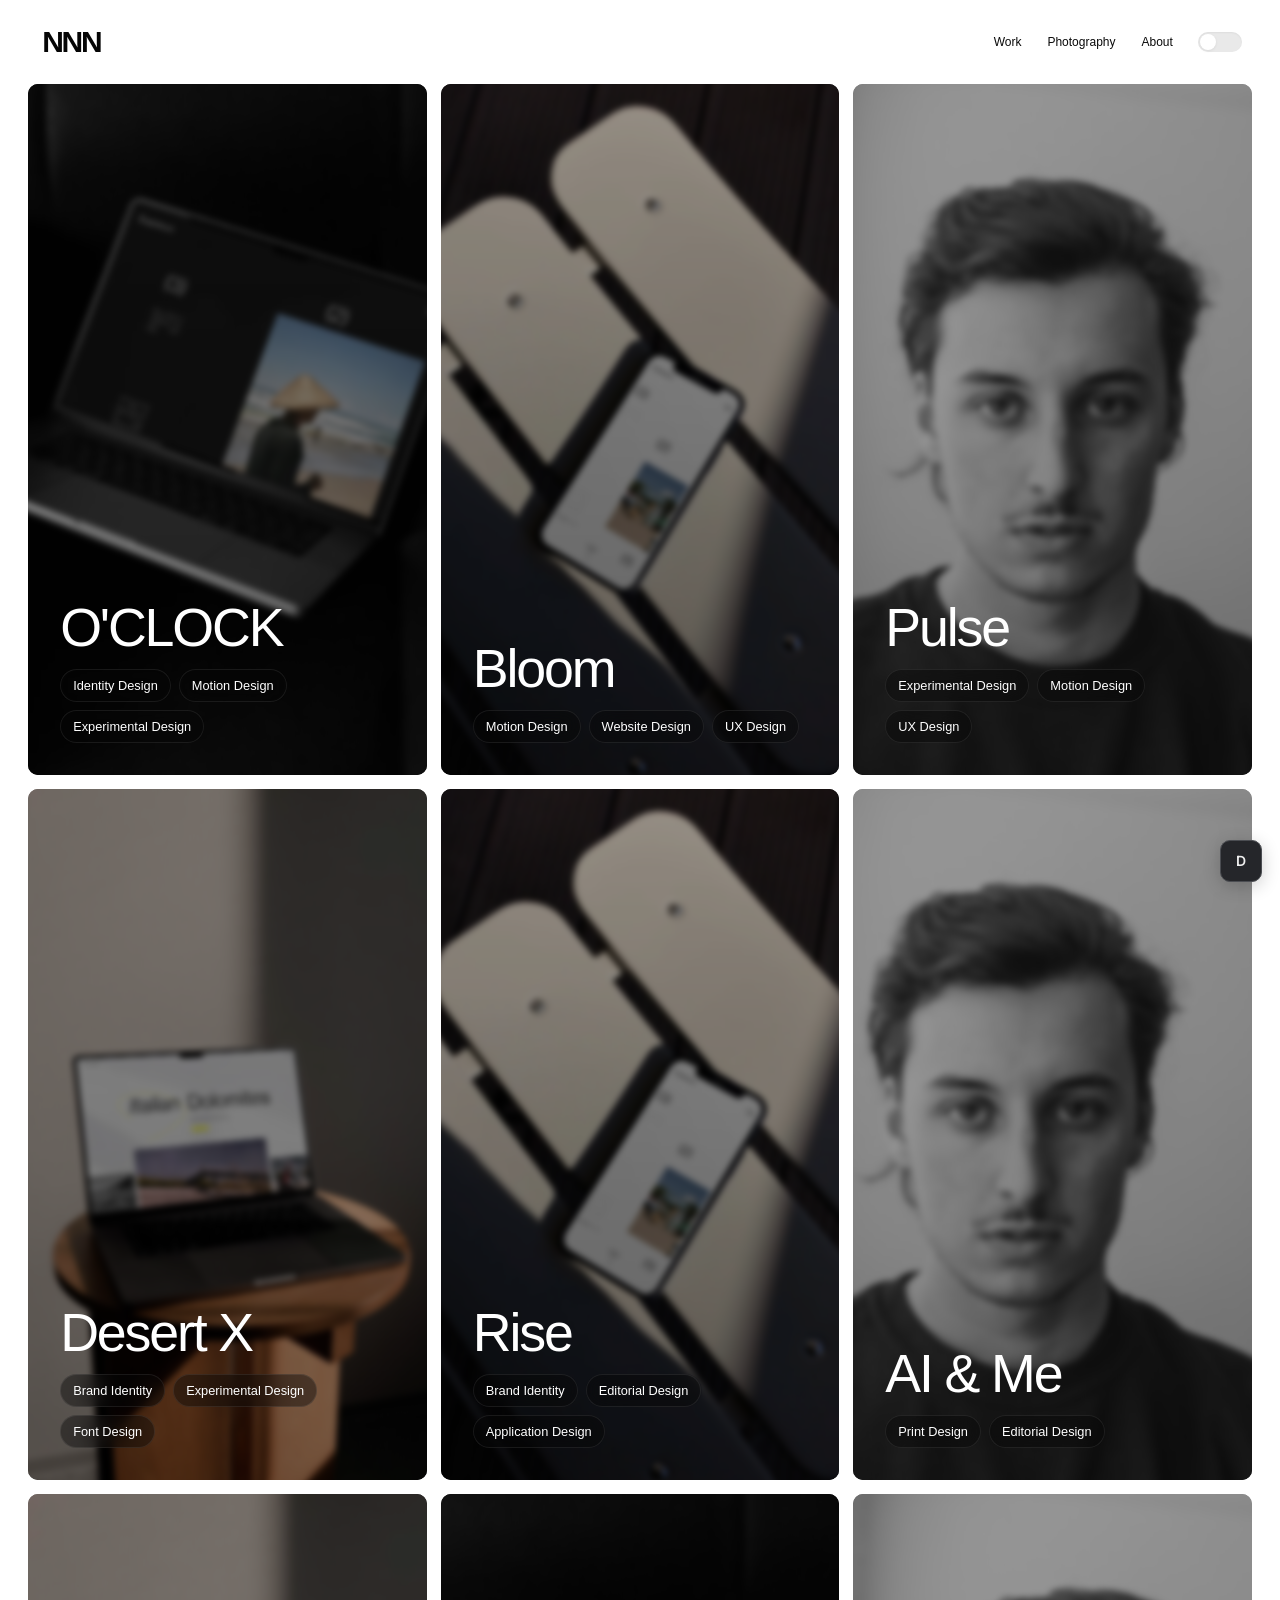
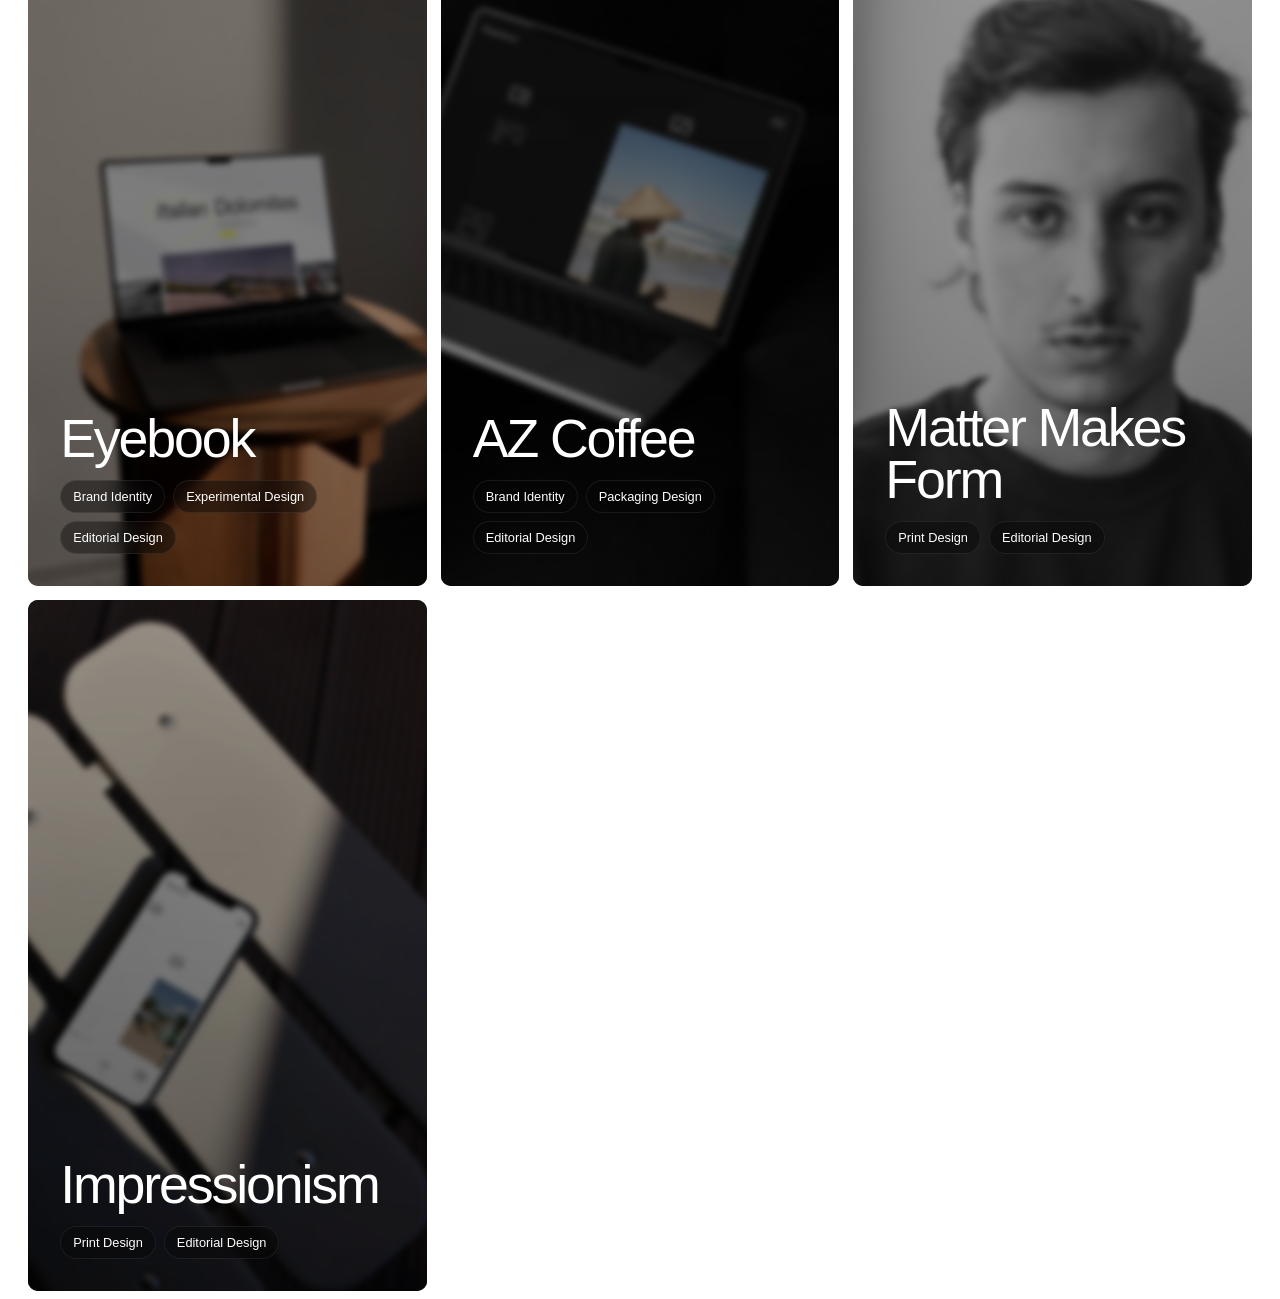
<file: index.html>
<!doctype html>
<html lang="en">
<head>
  <meta charset="UTF-8" />
  <meta name="viewport" content="width=device-width, initial-scale=1.0" />
  <meta name="description" content="Nani Kim — multidisciplinary designer portfolio." />
  <title>Nani Kim — Designer</title>
  <link rel="stylesheet" href="./styles.css" />
  <link rel="stylesheet" href="./editor.css" />
  <link rel="stylesheet" href="./project-grid.css" />
  <link rel="stylesheet" href="./background.css" />
  <link rel="stylesheet" href="./spacing.css" />
  <link rel="stylesheet" href="./card-alignment.css" />
  <link rel="stylesheet" href="./responsive.css" />
<link rel="stylesheet" href="./editor-workspace.css"></head>
<body>
  <header class="nav-wrap">
    <a class="nav-brand" href="#works" aria-label="Nani Kim — selected work"><span class="nav-brand-text">NNN</span></a>
    <button class="mobile-menu-button" type="button" aria-label="Open menu" aria-expanded="false" aria-controls="mobile-navigation"><span></span><span></span><span></span></button>
    <nav id="mobile-navigation" aria-label="Primary navigation"><a href="#works">Work</a><a href="#photography">Photography</a><a href="./about.html">About</a></nav>
  </header>

  <main>
    <section class="works" id="works" aria-label="Selected work" data-project-grid data-columns="3">
      <a class="project panel" data-editable-section href="./oclock.html" style="--image:url('./assets/project-1.webp')">
        <div class="project-copy"><h2 data-editable-text>O'CLOCK</h2><div class="tags"><span data-editable-text>Identity Design</span><span data-editable-text>Motion Design</span><span data-editable-text>Experimental Design</span></div></div>
      </a>
      <a class="project panel" data-editable-section href="./bloom.html" style="--image:url('./assets/project-2.webp')">
        <div class="project-copy"><h2 data-editable-text>Bloom</h2><div class="tags"><span data-editable-text>Motion Design</span><span data-editable-text>Website Design</span><span data-editable-text>UX Design</span></div></div>
      </a>
      <a class="project panel" data-editable-section href="./pulse.html" style="--image:url('./assets/project-3.jpg')">
        <div class="project-copy"><h2 data-editable-text>Pulse</h2><div class="tags"><span data-editable-text>Experimental Design</span><span data-editable-text>Motion Design</span><span data-editable-text>UX Design</span></div></div>
      </a>
      <a class="project panel" data-editable-section href="./canvas.html" style="--image:url('./assets/project-4.jpg')">
        <div class="project-copy"><h2 data-editable-text>Desert X</h2><div class="tags"><span data-editable-text>Brand Identity</span><span data-editable-text>Experimental Design</span><span data-editable-text>Font Design</span></div></div>
      </a>
      <a class="project panel" data-editable-section href="./rise.html" style="--image:url('./assets/project-2.webp');--image-position:35% center">
        <div class="project-copy"><h2 data-editable-text>Rise</h2><div class="tags"><span data-editable-text>Brand Identity</span><span data-editable-text>Editorial Design</span><span data-editable-text>Application Design</span></div></div>
      </a>
      <a class="project panel" id="photography" data-editable-section href="./ai-me.html" style="--image:url('./assets/project-3.jpg');--image-position:70% center">
        <div class="project-copy"><h2 data-editable-text>AI &amp; Me</h2><div class="tags"><span data-editable-text>Print Design</span><span data-editable-text>Editorial Design</span></div></div>
      </a>
      <a class="project panel" data-editable-section href="./eyebook.html" style="--image:url('./assets/project-4.jpg');--image-position:left center">
        <div class="project-copy"><h2 data-editable-text>Eyebook</h2><div class="tags"><span data-editable-text>Brand Identity</span><span data-editable-text>Experimental Design</span><span data-editable-text>Editorial Design</span></div></div>
      </a>
      <a class="project panel" data-editable-section href="./az-coffee.html" style="--image:url('./assets/project-1.webp');--image-position:65% center">
        <div class="project-copy"><h2 data-editable-text>AZ Coffee</h2><div class="tags"><span data-editable-text>Brand Identity</span><span data-editable-text>Packaging Design</span><span data-editable-text>Editorial Design</span></div></div>
      </a>
      <a class="project panel" data-editable-section href="./matter-makes-form.html" style="--image:url('./assets/project-3.jpg');--image-position:25% center">
        <div class="project-copy"><h2 data-editable-text>Matter Makes Form</h2><div class="tags"><span data-editable-text>Print Design</span><span data-editable-text>Editorial Design</span></div></div>
      </a>
      <a class="project panel" data-editable-section href="./impressionism.html" style="--image:url('./assets/project-2.webp');--image-position:right center">
        <div class="project-copy"><h2 data-editable-text>Impressionism</h2><div class="tags"><span data-editable-text>Print Design</span><span data-editable-text>Editorial Design</span></div></div>
      </a>
    </section>


  </main>

  <script src="./editor-template.js"></script><script src="./editor-media.js"></script><script src="./editor-core.js"></script><script src="./card-content-migration.js"></script><script src="./responsive.js"></script>
</body>
</html>
</file>
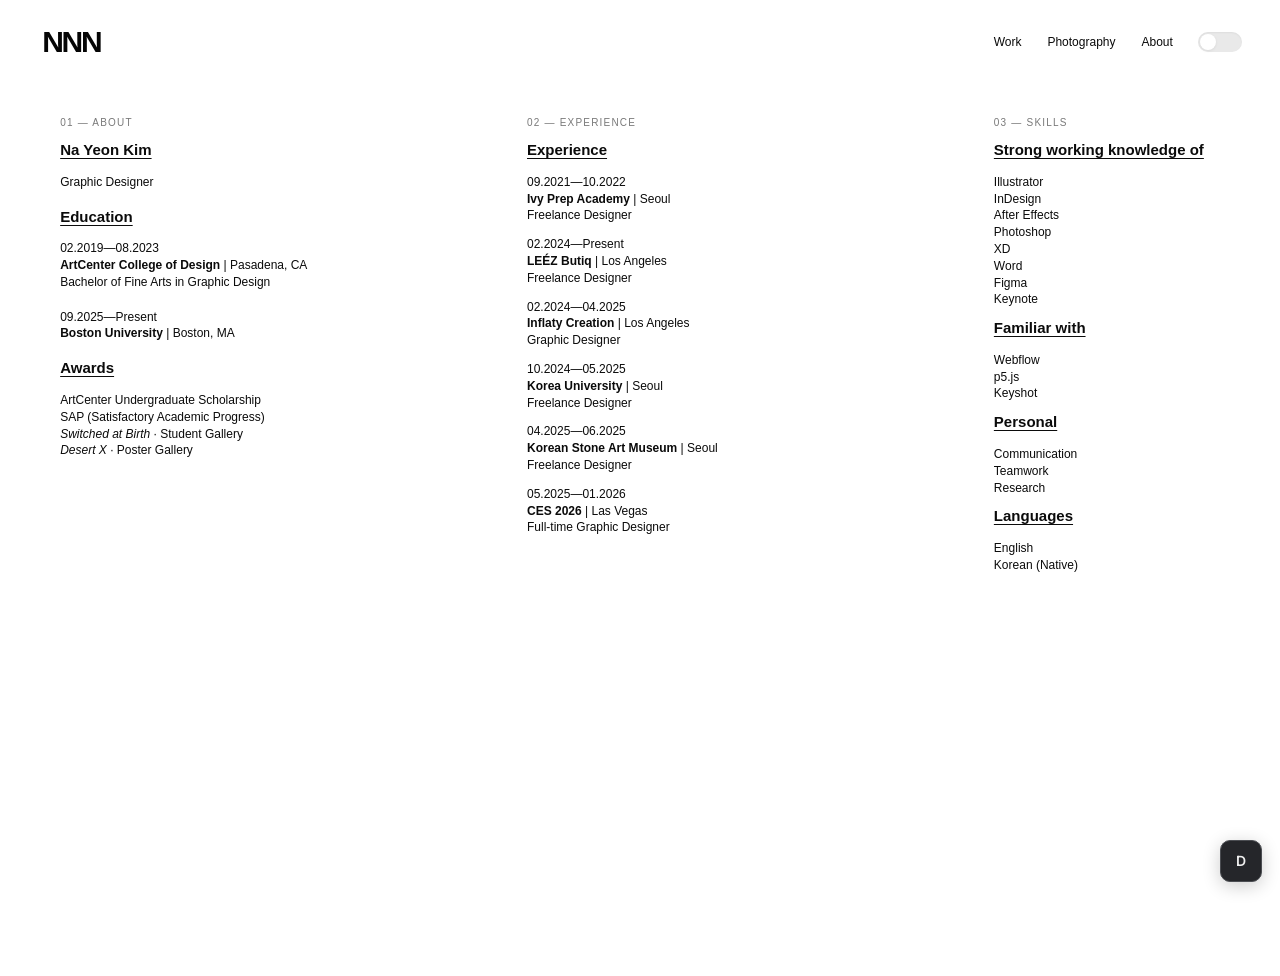
<file: about.html>
<!doctype html>
<html lang="en">
<head>
  <meta charset="UTF-8" />
  <meta name="viewport" content="width=device-width, initial-scale=1.0" />
  <meta name="description" content="Nani Kim — multidisciplinary designer portfolio." />
  <title>About — Na Yeon Kim</title>
  <link rel="stylesheet" href="./styles.css" />
  <link rel="stylesheet" href="./editor.css" />
  <link rel="stylesheet" href="./project-grid.css" />
  <link rel="stylesheet" href="./background.css" />
  <link rel="stylesheet" href="./spacing.css" />
  <style>body, main, #about{background:#fff!important}</style>
<link rel="stylesheet" href="./editor-workspace.css"><link rel="stylesheet" href="./responsive.css"></head>
<body>
  <header class="nav-wrap">
    <a class="nav-brand" href="./index.html#works" aria-label="Nani Kim — selected work"><span class="nav-brand-text">NNN</span></a>
    <nav aria-label="Primary navigation"><a href="./index.html#works">Work</a><a href="./index.html#photography">Photography</a><a href="#about">About</a></nav>
  </header>

  <main>
    <section class="about panel light resume-about" id="about" data-editable-section>
      <div class="about-intro">
        <p class="eyebrow">01 — About</p><h2>Na Yeon Kim</h2><p class="lead">Graphic Designer</p>
        <h3>Education</h3><p>02.2019—08.2023<br><strong>ArtCenter College of Design</strong> | Pasadena, CA<br>Bachelor of Fine Arts in Graphic Design</p><p>09.2025—Present<br><strong>Boston University</strong> | Boston, MA</p>
        <h3>Awards</h3><p>ArtCenter Undergraduate Scholarship<br>SAP (Satisfactory Academic Progress)<br><em>Switched at Birth</em> · Student Gallery<br><em>Desert X</em> · Poster Gallery</p>
      </div>
      <div class="about-grid">
        <div><p class="eyebrow">02 — Experience</p><h3>Experience</h3><p>09.2021—10.2022<br><strong>Ivy Prep Academy</strong> | Seoul<br>Freelance Designer</p><p>02.2024—Present<br><strong>LEÉZ Butiq</strong> | Los Angeles<br>Freelance Designer</p><p>02.2024—04.2025<br><strong>Inflaty Creation</strong> | Los Angeles<br>Graphic Designer</p><p>10.2024—05.2025<br><strong>Korea University</strong> | Seoul<br>Freelance Designer</p><p>04.2025—06.2025<br><strong>Korean Stone Art Museum</strong> | Seoul<br>Freelance Designer</p><p>05.2025—01.2026<br><strong>CES 2026</strong> | Las Vegas<br>Full-time Graphic Designer</p></div>
        <div><p class="eyebrow">03 — Skills</p><h3>Strong working knowledge of</h3><p>Illustrator<br>InDesign<br>After Effects<br>Photoshop<br>XD<br>Word<br>Figma<br>Keynote</p><h3>Familiar with</h3><p>Webflow<br>p5.js<br>Keyshot</p><h3>Personal</h3><p>Communication<br>Teamwork<br>Research</p><h3>Languages</h3><p>English<br>Korean (Native)</p></div>
      </div>
    </section>
  </main>

  <script src="./editor-template.js"></script><script src="./editor-media.js"></script><script src="./editor-core.js"></script>
<script src="./responsive.js"></script></body>
</html>
</file>
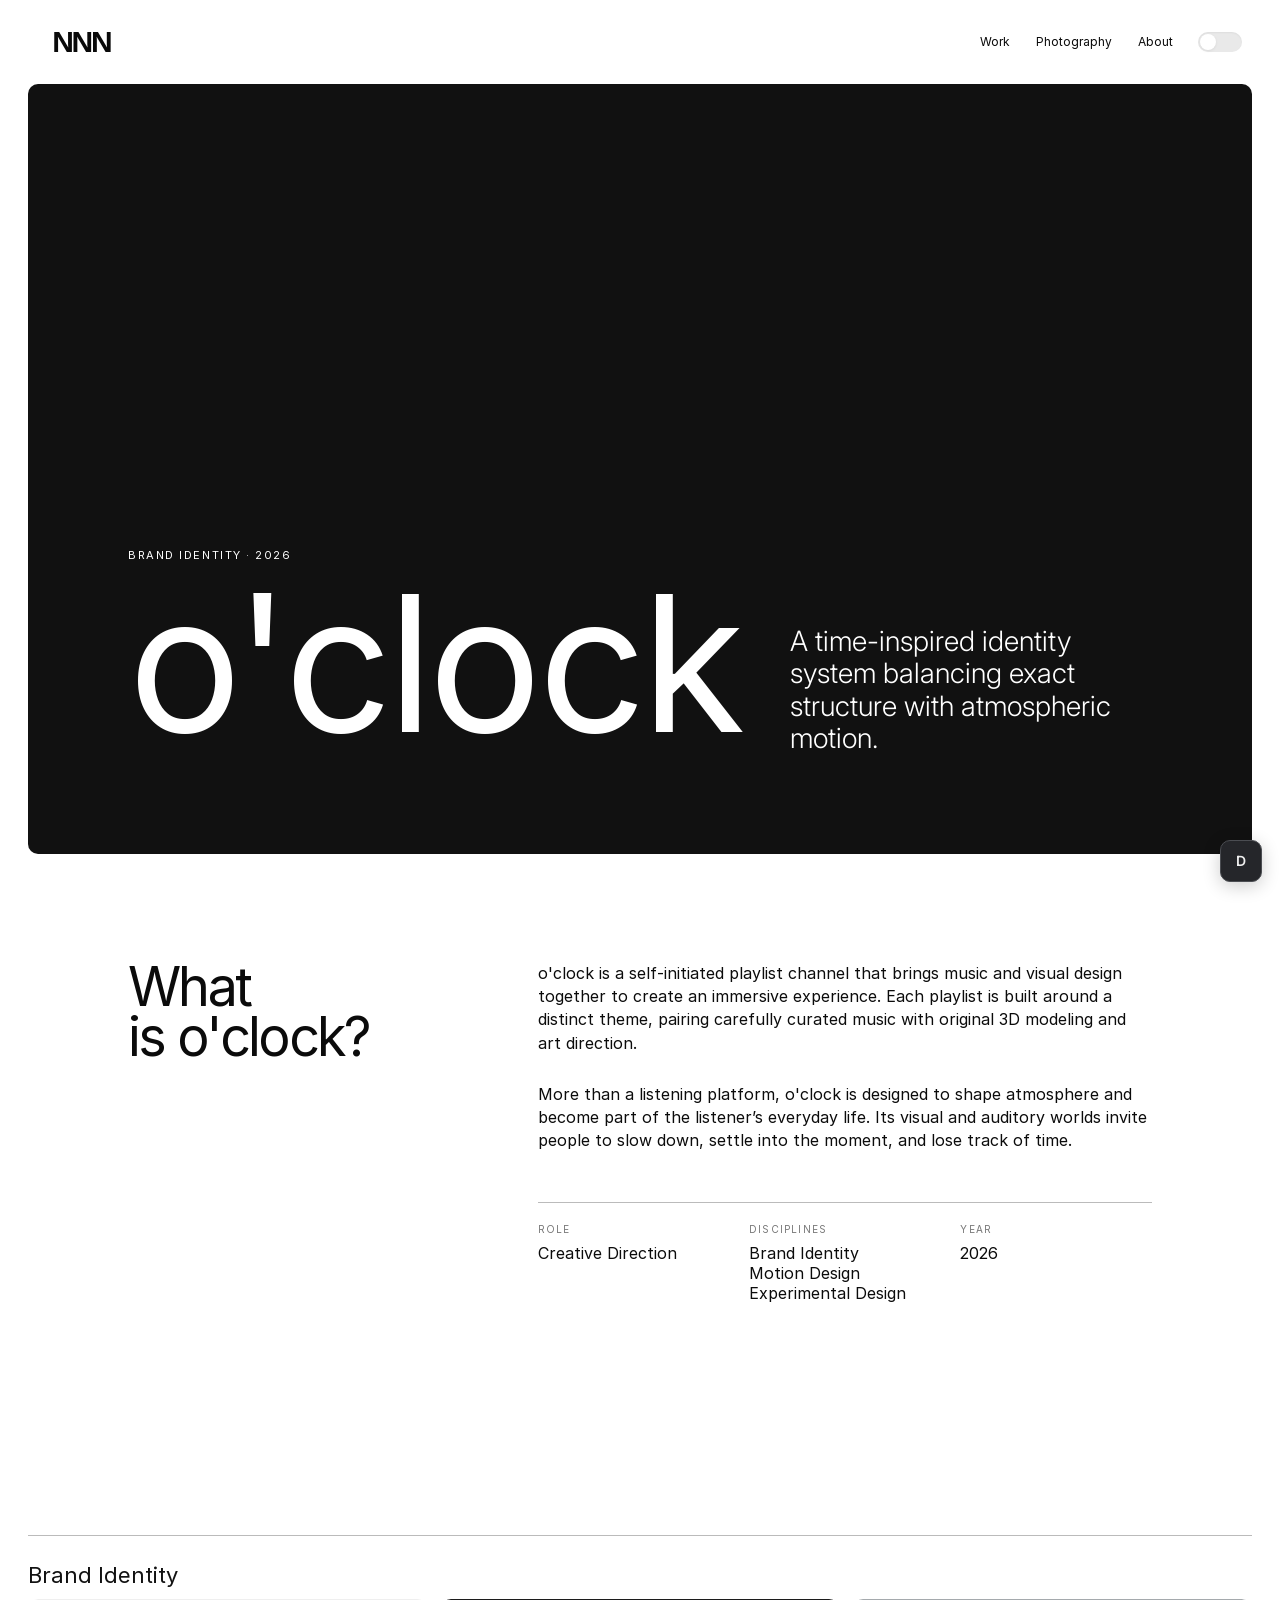
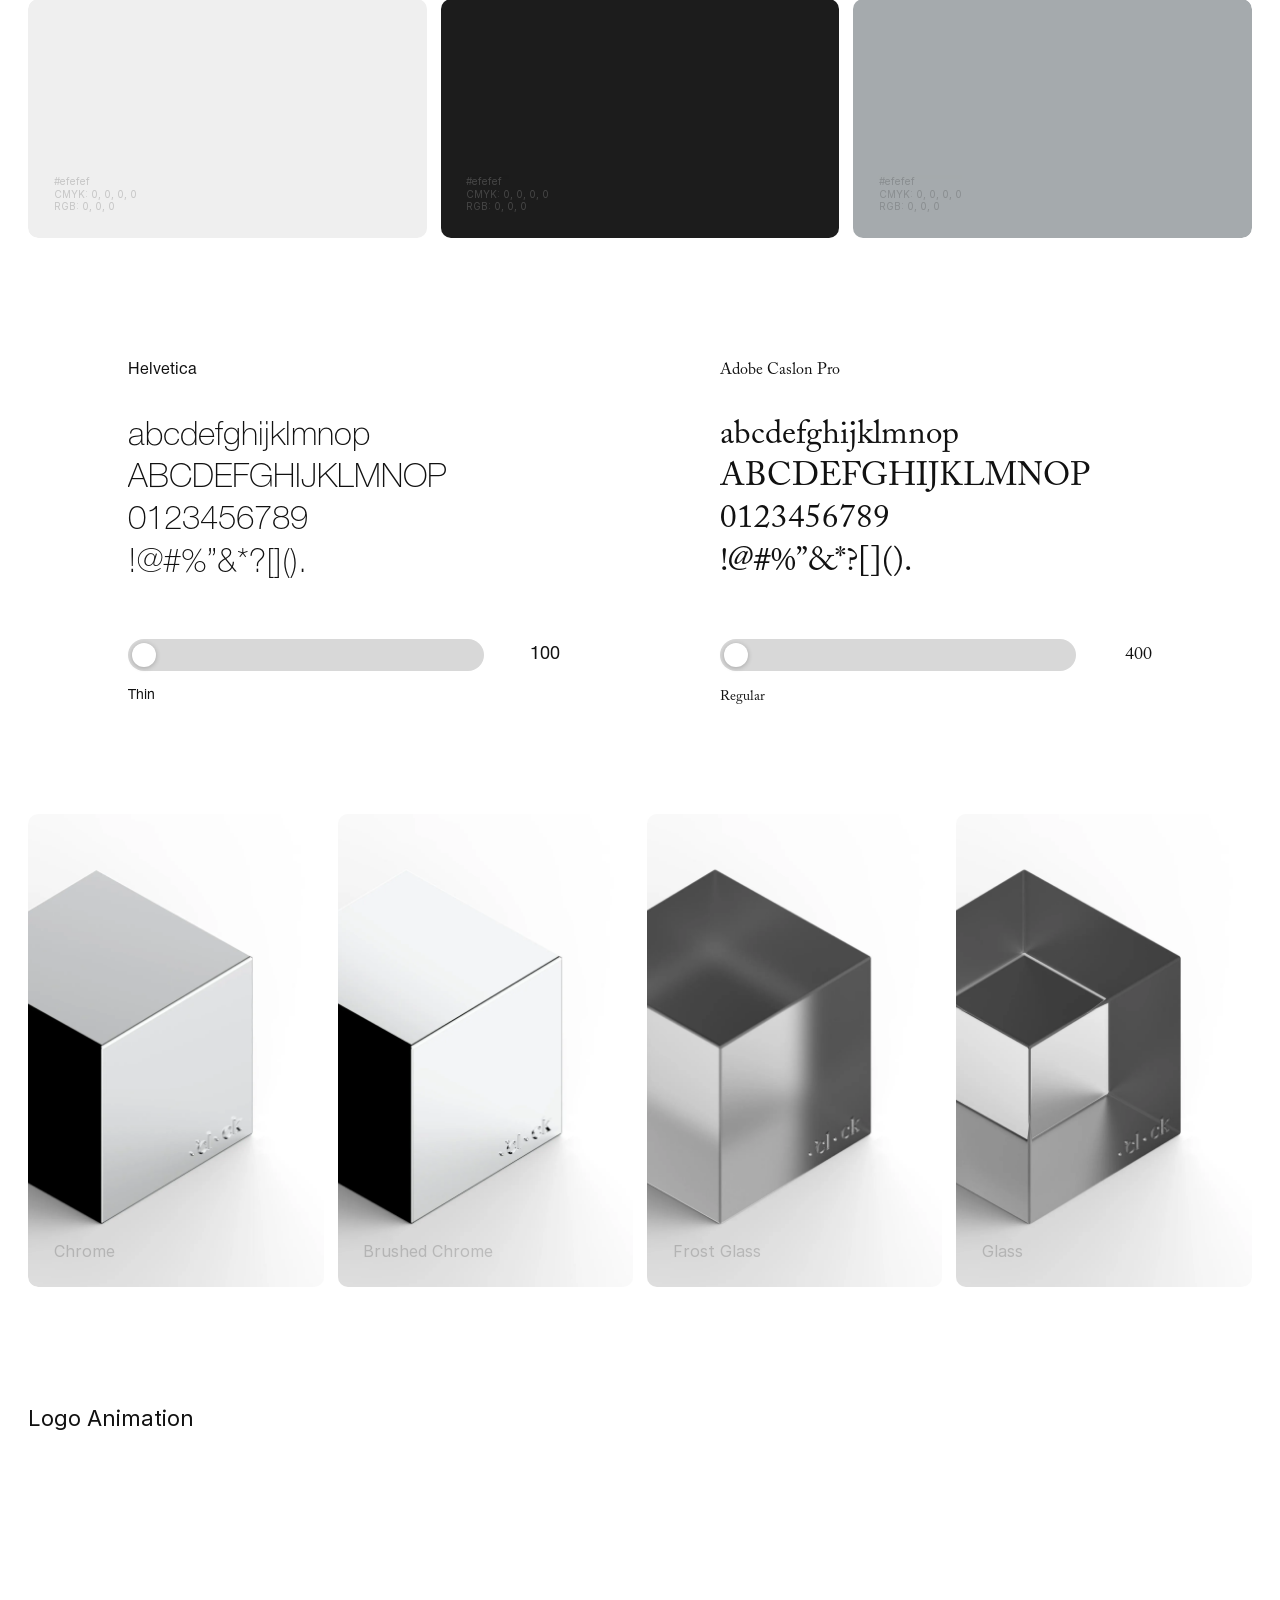
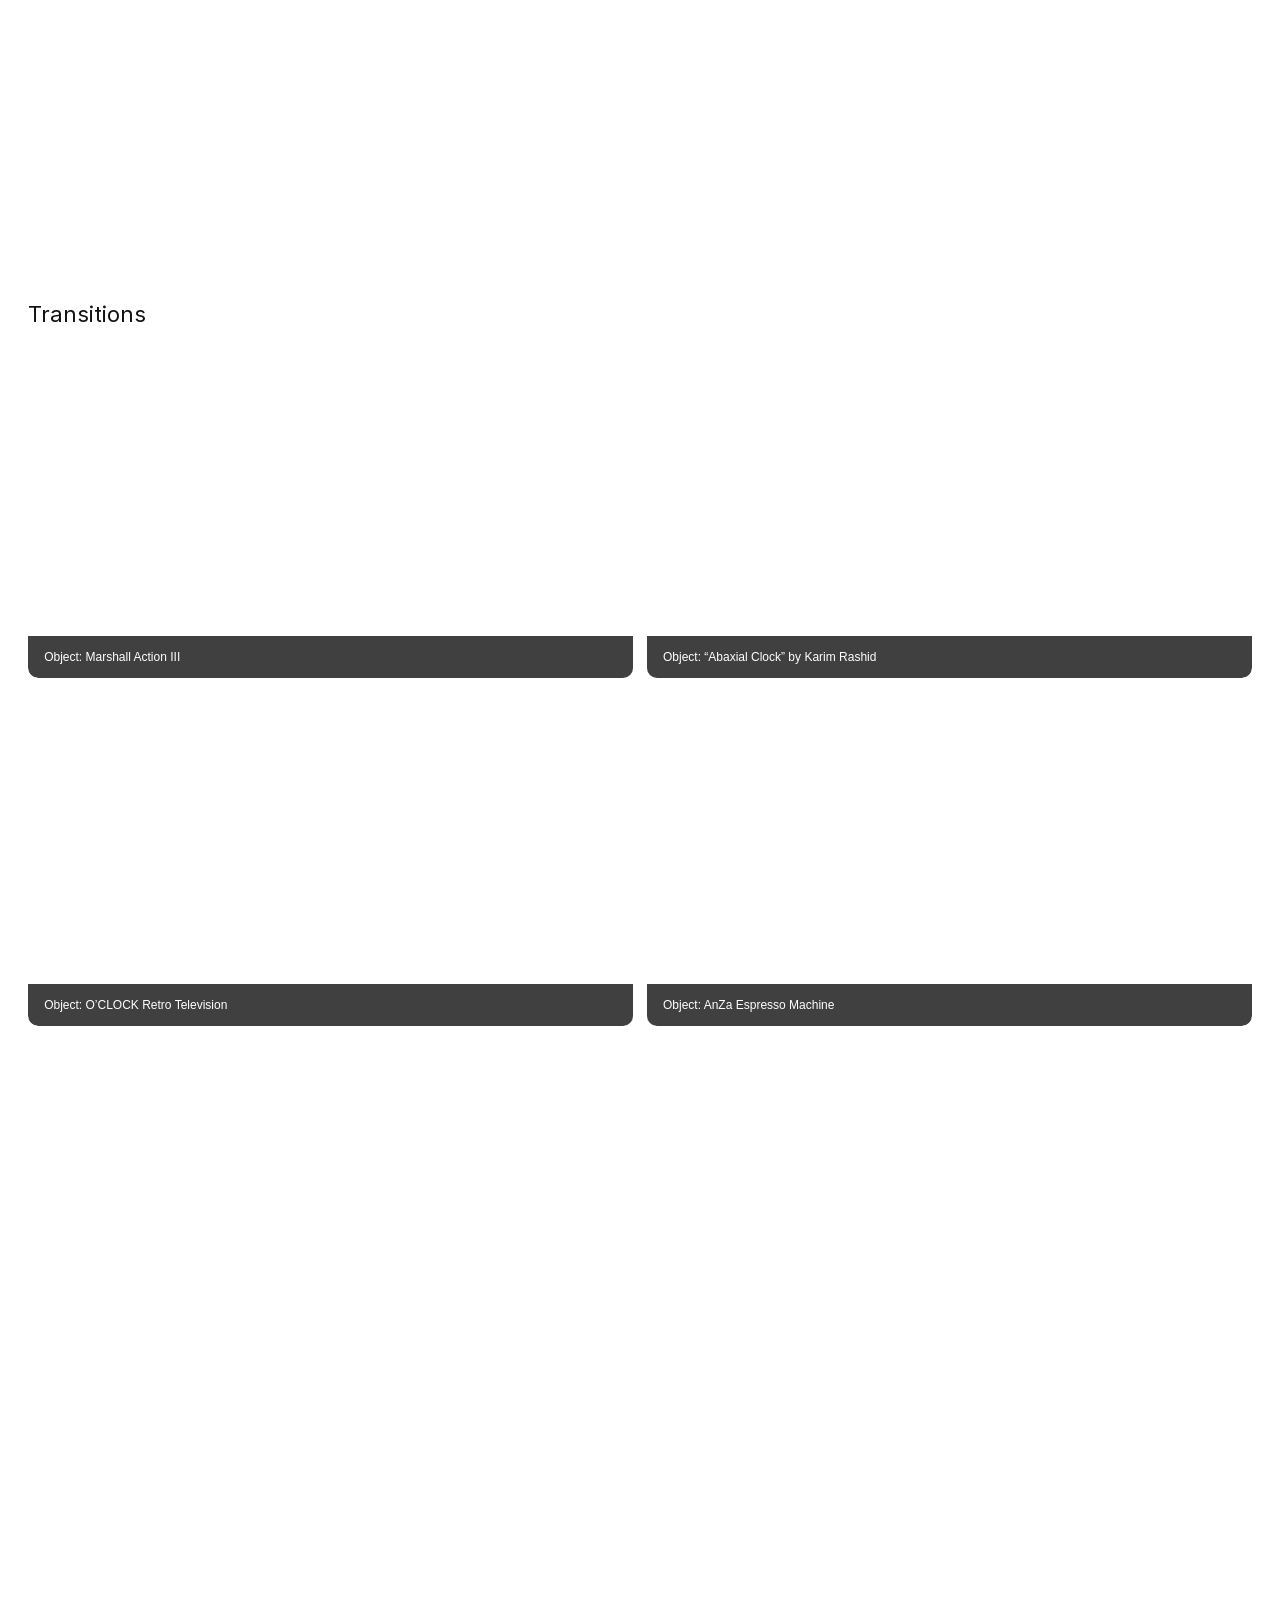
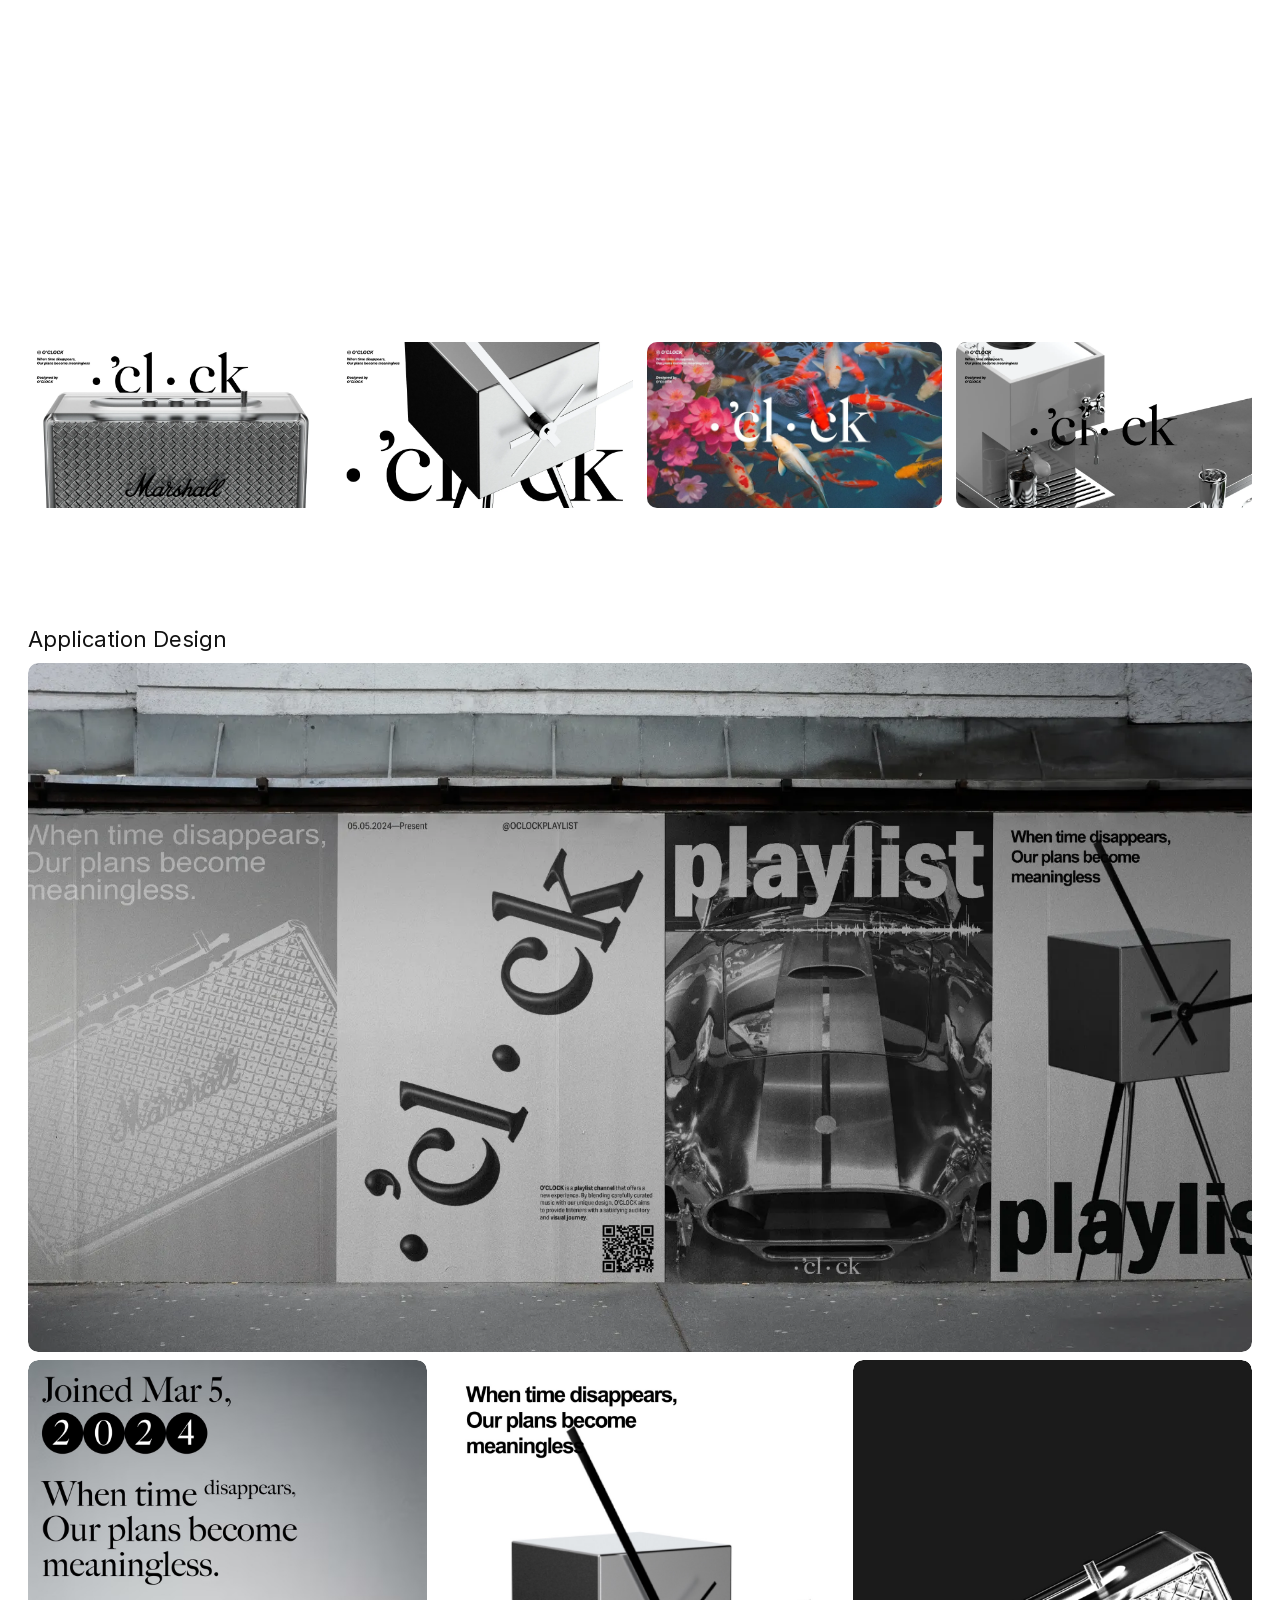
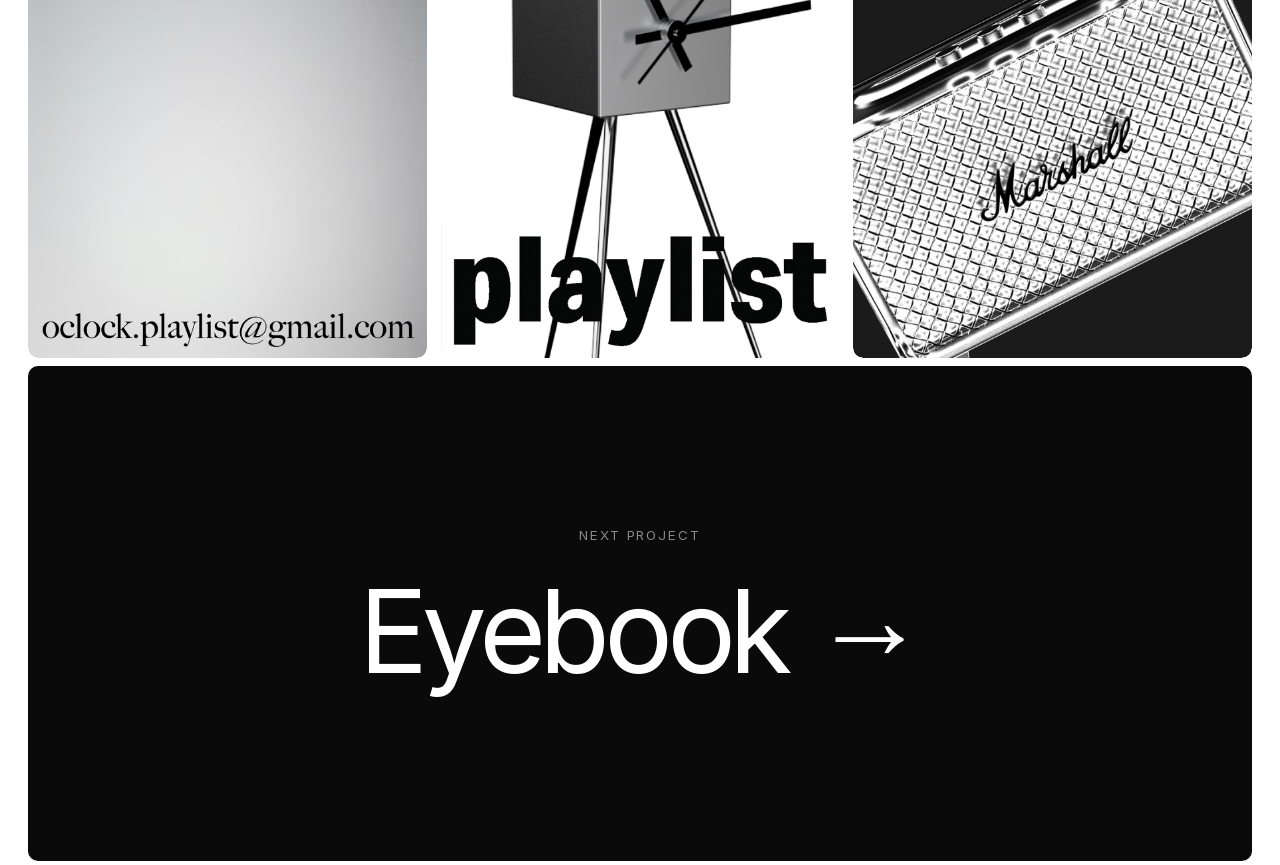
<file: ai-me.html>
<!doctype html>
<html lang="en"><head><meta charset="UTF-8"><meta name="viewport" content="width=device-width,initial-scale=1"><title>AI & Me — Nani Kim</title><link rel="stylesheet" href="./project.css"><link rel="stylesheet" href="./oclock-typography.css"><link rel="stylesheet" href="./editor-workspace.css"><style id="portfolio-user-styles">
body main{display:flex!important;flex-direction:column!important;gap:8px!important;padding-left:10px!important;padding-right:10px!important;box-sizing:border-box!important}body main>:is(section,.next-project){margin-left:0!important;margin-right:0!important;width:auto!important;min-width:0!important;box-sizing:border-box!important}body main>:is(.editor-columns,.custom-section,.editor-media-frame,.panel,.project-hero,.next-project),body main .editor-column,body main .project-gallery figure{border-radius:5px!important;overflow:hidden}body main>.editor-columns,body main>.project-gallery{padding:0!important;column-gap:8px!important}body main .editor-column>.editor-column-text{padding:100px 100px!important}body main>.custom-section{padding:100px 100px!important}
body main{padding-left:10px!important;padding-right:10px!important}body main>:is(section,.next-project){margin-left:0!important;margin-right:0!important}body .nav-wrap,body .project-nav{left:10px!important;right:10px!important}
body main{padding-top:calc(70px + 4px)!important;padding-bottom:4px!important}body main>:is(section,.next-project){margin-top:0!important;margin-bottom:0!important}
body main{display:flex!important;flex-direction:column!important;gap:8px!important}body main>:not(:first-child){margin-top:0px!important}
body main :is(.project-copy,.project-hero-copy,.hero-content),body main>:is(.about,.contact,.custom-section,.project-info),body .resume-header,body .resume-grid{padding-left:100px!important}
body main :is(.project-copy,.project-hero-copy,.hero-content),body main>:is(.about,.contact,.custom-section,.project-info),body .resume-header,body .resume-grid{padding-right:100px!important}
body main :is(.project-copy,.project-hero-copy,.hero-content),body main>:is(.about,.contact,.custom-section,.project-info),body .resume-header,body .resume-grid{padding-top:100px!important}
body main :is(.project-copy,.project-hero-copy,.hero-content),body main>:is(.about,.contact,.custom-section,.project-info),body .resume-header,body .resume-grid{padding-bottom:100px!important}
body main :is(.panel,.project-hero,.project-gallery figure,.next-project){border-radius:5px!important}
body main :is([data-project-grid],.project-gallery){column-gap:8px!important}
body main :is([data-project-grid],.project-gallery){row-gap:8px!important}</style><link rel="stylesheet" href="./responsive.css"></head><body style="" class=""><nav class="project-nav"><a href="./index.html#works">← All work</a><a href="./index.html">Nani Kim</a></nav><main data-project-template="oclock-v1" style="--section-gap: 8px; --canvas-x: 10px; --canvas-y: 4px; --global-pad-x: 100px; --global-pad-y: 100px; --grid-x: 8px; --grid-y: 8px; --editor-card-height: 770px; width: 100% !important;"><section class="project-hero editor-media-background" data-editable-section="" data-editor-id="23c0a8ee-184f-4db0-bbbf-1892b3bbe7b2" data-media-mode="cover" style="--image: none; --image-position: 50% 50%; min-height: 770px !important;"><video data-asset-id="dd3873fa-9e0d-49b1-84bf-e708aab57796" data-filename="o-clock_transition_playlist--4.mp4" data-bytes="1703270" preload="metadata" playsinline="" style="object-fit: cover !important; object-position: 50% 50% !important; pointer-events: none !important; border: 0px !important; outline: none !important;" loop="" autoplay="" muted="" disablepictureinpicture="" controlslist="nodownload nofullscreen noremoteplayback" tabindex="-1" src="./assets/editor-dd3873fa-9e0d-49b1-84bf-e708aab57796.mp4"></video><div class="project-hero-copy" style="text-align: left !important;"><div><p class="project-kicker" data-editable-text="">Brand identity · 2026</p><h1 data-editable-text="" class="" style="font-size: 189px !important;">o'clock</h1></div><p class="project-summary" data-editable-text="" style="font-size: 28px !important; font-weight: 300 !important; font-style: normal !important; font-family: Portfolio, Arial, sans-serif !important;">A time-inspired identity system balancing exact structure with atmospheric motion.</p></div></section><section class="project-info" data-editable-section="" data-editor-id="6a649e84-135e-46b4-881b-3e1a48d2241f" style="text-align: left !important;"><h2 data-editable-text="" class="" style="font-size: 54px !important; font-weight: 400 !important;">What is&nbsp;<span style="letter-spacing: -0.05em;" data-editable-text="" class="">o'clock?</span></h2><div><p data-editable-text="" class="" style="font-size: 16px !important; font-weight: 400 !important; font-family: Portfolio, Arial, sans-serif !important; font-style: normal !important; line-height: 1.45 !important;">o'clock is a self-initiated playlist channel that brings music and visual design together to create an immersive experience. Each playlist is built around a distinct theme, pairing carefully curated music with original 3D modeling and art direction.</p><p data-editable-text="" class="" style="font-size: 16px !important; font-weight: 400 !important;">More than a listening platform, o'clock is designed to shape atmosphere and become part of the listener’s everyday life. Its visual and auditory worlds invite people to slow down, settle into the moment, and lose track of time.</p><div class="project-meta"><div><span data-editable-text="" class="" style="font-weight: 400 !important;">Role</span><portfolio-text data-editable-text="" class="" style="font-weight: 400 !important;">Creative Direction</portfolio-text></div><div><span data-editable-text="" class="">Disciplines</span><portfolio-text data-editable-text="" class="" style="font-weight: 400 !important;">Brand Identity&nbsp;<br>Motion Design<br>Experimental Design<br></portfolio-text></div><div><span data-editable-text="">Year</span><portfolio-text data-editable-text="" class="" style="font-weight: 400 !important;">2026</portfolio-text></div></div></div></section><section class="editor-spacer" data-editable-section="" data-editor-created="spacer" data-layer-name="Spacer" data-spacer-height="100" style="height: 100px !important;" data-editor-id="768de2b1-9a33-455a-ad6c-261b74319f21"></section><section class="editor-line" data-editable-section="" data-editor-created="line" data-layer-name="Horizontal line" data-editor-id="b260879f-9846-4849-bd50-8d8bca08f446" style=""><hr></section><section class="editor-text-only" data-editable-section="" data-editor-created="plain-text" data-layer-name="Text" data-editor-id="51372c9e-d9f2-4026-ad6c-64e1810c5c96" style=""><p class="editor-plain-text" data-editable-text="" data-editor-inserted-text="true" style="font-size: 22px !important;">Brand Identity</p></section><section data-editable-section="" data-editor-created="columns" class="editor-columns panel" data-column-template="repeat(3,minmax(0,1fr))" style="grid-template-columns: repeat(3, minmax(0px, 1fr));" data-editor-id="0ca8424e-2813-4346-bd89-bda1f9f5ac4a"><div class="editor-column oclock-hover-card" data-editable-section="" data-editor-id="edeed553-8fda-4424-82f0-6294568f9207" style="background-color: rgb(239, 239, 239) !important; min-height: 230px !important;"><p data-column-text="" data-editable-text="" class="editor-column-text oclock-hover-caption" style="font-size: 10px !important; text-align: left !important; padding: 0px !important;">#efefef
CMYK: 0, 0, 0, 0
RGB: 0, 0, 0</p></div><div class="editor-column oclock-hover-card" data-editable-section="" data-editor-id="65c44652-625f-4daa-b51a-b4fd30d60fe1" style="background-color: rgb(28, 28, 28) !important;"><p data-column-text="" data-editable-text="" class="editor-column-text oclock-hover-caption" style="color: rgb(255, 255, 255) !important; font-size: 10px !important; line-height: 1.25 !important; text-align: left !important; padding: 0px !important;">#efefef
CMYK: 0, 0, 0, 0
RGB: 0, 0, 0</p></div><div class="editor-column oclock-hover-card" data-editable-section="" data-editor-id="e6df3547-dc6b-473e-a7c6-b2b40eed6e4e" style="background-color: rgb(165, 170, 173) !important;"><p data-column-text="" data-editable-text="" class="editor-column-text oclock-hover-caption" style="font-size: 10px !important; font-weight: 400 !important; text-align: left !important; padding: 0px !important;">#efefef<br>CMYK: 0, 0, 0, 0<br>RGB: 0, 0, 0</p></div></section><section class="oclock-type-lab editor-hoverable" data-editable-section="" data-layer-name="Typography comparison" data-oclock-type-lab="" data-editor-id="6fea8960-7532-4e21-8370-011b0e7ab985" style="--hover-y: 0px; --hover-scale: 1; --hover-rotate: 0deg; --hover-glow: 0px; --hover-duration: 350ms; transform: translate3d(0px, 0px, 0px) rotate(0deg) scale(1); text-align: left !important; width: 100% !important; padding: 100px !important; gap: 160px !important; z-index: 0 !important;" data-hover-scale="100" data-scale="100">
  <article class="type-specimen" data-font="helvetica" style="margin-top: 0px !important;" data-font-face="Thin">
    <h2 data-editable-text="" class="" style="font-size: 16px !important; transform: translate3d(0px, 16px, 0px) rotate(0deg) scale(1);" data-tx="0" data-ty="16">Helvetica</h2>
    <div class="type-characters" style="font-synthesis: none; font-weight: 100 !important; font-family: PortfolioHelvetica !important; font-style: normal !important;"><p data-editable-text="" class="" style="font-synthesis: none; font-size: 33px !important; letter-spacing: 0px !important; font-weight: 100 !important; font-family: PortfolioHelvetica !important; font-style: normal !important;">abcdefghijklmnop</p><p data-editable-text="" class="" style="font-synthesis: none; font-size: 33px !important; letter-spacing: 0px !important; font-weight: 100 !important; font-family: PortfolioHelvetica !important; font-style: normal !important;">ABCDEFGHIJKLMNOP</p><p data-editable-text="" class="" style="font-synthesis: none; letter-spacing: 0px !important; font-size: 33px !important; font-weight: 100 !important; font-family: PortfolioHelvetica !important; font-style: normal !important;">0123456789</p><p data-editable-text="" class="" style="font-synthesis: none; font-size: 33px !important; letter-spacing: 0px !important; font-weight: 100 !important; font-family: PortfolioHelvetica !important; font-style: normal !important;">!@#%”&amp;*?[]().</p></div>
    <div class="type-weight-control"><div class="type-weight-slider" role="slider" tabindex="0" aria-label="Helvetica font weight" aria-valuemin="100" aria-valuemax="900" aria-valuenow="100" aria-valuetext="100 Thin"><span class="type-weight-knob" style="left: 0%;"></span></div><output class="type-weight-number">100</output></div><span class="type-weight-label" data-editable-text="" style="font-size: 14px !important;">Thin</span>
  </article>
  <article class="type-specimen" data-font="caslon" style="margin-top: 0px !important;" data-font-face="Regular">
    <h2 data-editable-text="" class="" style="font-size: 16px !important; transform: translate3d(0px, 16px, 0px) rotate(0deg) scale(1);" data-tx="0" data-ty="16">Adobe Caslon Pro</h2>
    <div class="type-characters" style="font-synthesis: none; font-weight: 400 !important; font-family: PortfolioCaslon !important; font-style: normal !important;"><p data-editable-text="" class="" style="font-synthesis: none; font-size: 33px !important; letter-spacing: 0px !important; font-weight: 400 !important; font-family: PortfolioCaslon !important; font-style: normal !important;">abcdefghijklmnop</p><p data-editable-text="" class="" style="font-synthesis: none; font-size: 33px !important; letter-spacing: 0px !important; font-weight: 400 !important; font-family: PortfolioCaslon !important; font-style: normal !important;">ABCDEFGHIJKLMNOP</p><p data-editable-text="" class="" style="font-synthesis: none; font-size: 33px !important; letter-spacing: 0px !important; font-weight: 400 !important; font-family: PortfolioCaslon !important; font-style: normal !important;">0123456789</p><p data-editable-text="" class="" style="font-synthesis: none; font-size: 33px !important; letter-spacing: 0px !important; font-weight: 400 !important; font-family: PortfolioCaslon !important; font-style: normal !important;">!@#%”&amp;*?[]().</p></div>
    <div class="type-weight-control"><div class="type-weight-slider" role="slider" tabindex="0" aria-label="Adobe Caslon Pro font weight" aria-valuemin="400" aria-valuemax="700" aria-valuenow="400" aria-valuetext="400 Regular"><span class="type-weight-knob" style="left: 0%;"></span></div><output class="type-weight-number">400</output></div><span class="type-weight-label" data-editable-text="" style="font-size: 14px !important;">Regular</span>
  </article>
</section><section data-editable-section="" data-editor-created="columns" class="editor-columns panel" data-column-template="repeat(4,minmax(0,1fr))" style="grid-template-columns: repeat(4, minmax(0px, 1fr));" data-editor-id="f7e5b292-369c-45d8-a1f6-c60f9207b336"><div class="editor-column editor-media-frame oclock-hover-card" data-editable-section="" data-editor-id="28faf842-6286-4b2f-b68c-b030b5b7b270" data-media-mode="cover" style="--image-position: 50% 50%;"><img data-asset-id="56d16e52-ebdc-403f-b88a-f79dc61fbb81" data-filename="O_CLOCK_Material_Original_Brushed-Chrome.jpg" data-bytes="12688" alt="O CLOCK Material Original Brushed Chrome" loading="lazy" decoding="async" width="1200" height="1920" style="object-fit: cover !important; object-position: 50% 50% !important;" src="./assets/editor-56d16e52-ebdc-403f-b88a-f79dc61fbb81.webp"><p data-column-text="" data-editable-text="" class="editor-column-text oclock-hover-caption" style="box-sizing: border-box !important; padding: 0px !important; text-align: left !important;">Chrome</p></div><div class="editor-column editor-media-frame oclock-hover-card" data-editable-section="" data-editor-id="72afbf37-cb52-4adb-a8dc-8e5a0e340794" data-media-mode="cover" style="--image-position: 50% 50%;"><img data-asset-id="19638048-8eb5-401b-9459-5a0a725ee319" data-filename="O_CLOCK_Material_Original_Chrome.jpg" data-bytes="13976" alt="O CLOCK Material Original Chrome" loading="lazy" decoding="async" width="1200" height="1920" style="object-fit: cover !important; object-position: 50% 50% !important;" src="./assets/editor-19638048-8eb5-401b-9459-5a0a725ee319.webp"><p class="editor-column-text oclock-hover-caption" data-column-text="" data-editable-text="" style="text-align: left !important; padding: 0px !important;">Brushed Chrome</p></div><div class="editor-column editor-media-frame oclock-hover-card" data-editable-section="" data-editor-id="b5a2f8c9-812b-4a76-906e-3ee370d0533b" data-media-mode="cover" style="--image-position: 50% 50%;"><img data-asset-id="d1ca6779-e7b0-4923-ae80-350d5b7cfb04" data-filename="O_CLOCK_Material_Original_Frost-Glass.jpg" data-bytes="12924" alt="O CLOCK Material Original Frost Glass" loading="lazy" decoding="async" width="1200" height="1920" style="object-fit: cover !important; object-position: 50% 50% !important;" src="./assets/editor-d1ca6779-e7b0-4923-ae80-350d5b7cfb04.webp"><p class="editor-column-text oclock-hover-caption" data-column-text="" data-editable-text="" style="text-align: left !important; padding: 0px !important;">Frost Glass</p></div><div class="editor-column editor-media-frame oclock-hover-card" data-editable-section="" data-editor-id="fba3cb93-e293-4ae3-80d5-46cc48f3b97d" data-media-mode="cover" style="--image-position: 50% 50%;"><img data-asset-id="70447e94-5ca5-4d7c-9f3f-9435c492dee7" data-filename="O_CLOCK_Material_Original_Glass.jpg" data-bytes="15974" alt="O CLOCK Material Original Glass" loading="lazy" decoding="async" width="1200" height="1920" style="object-fit: cover !important; object-position: 50% 50% !important;" src="./assets/editor-70447e94-5ca5-4d7c-9f3f-9435c492dee7.webp"><p class="editor-column-text oclock-hover-caption" data-column-text="" data-editable-text="" style="text-align: left !important; padding: 0px !important;">Glass</p></div></section><section class="editor-spacer" data-editable-section="" data-editor-created="spacer" data-layer-name="Spacer" data-spacer-height="100" style="height: 100px !important;" data-editor-id="b8c34c14-8546-4e70-b008-d5259567bdec"></section><section class="editor-text-only" data-editable-section="" data-editor-created="plain-text" data-layer-name="Text" data-editor-id="e729f29c-da5a-4088-b777-42b19a86c89a" style=""><p class="editor-plain-text" data-editable-text="" data-editor-inserted-text="true" style="font-size: 22px !important;">Logo Animation</p></section><section data-editable-section="" data-editor-created="columns" class="editor-columns panel" data-column-template="58.4% 41.6%" style="grid-template-columns: 58.4% 41.6%;" data-editor-id="43a2f3ff-711d-43ae-a440-db58aec4da8a"><div class="editor-column editor-media-frame" data-editable-section="" data-editor-id="f9324aaf-8af7-4f5f-8534-b36528d039ab" data-media-mode="cover" style="--image-position: 50% 50%;"><video data-asset-id="e18267e9-8abd-4cf8-96a4-ca6c7c57f31d" data-filename="O_CLOCK_Logo-Animation.mp4" data-bytes="1837254" preload="metadata" playsinline="" style="object-fit: cover !important; object-position: 50% 50% !important; pointer-events: none !important; border: 0px !important; outline: none !important;" loop="" autoplay="" muted="" disablepictureinpicture="" controlslist="nodownload nofullscreen noremoteplayback" tabindex="-1" src="./assets/editor-e18267e9-8abd-4cf8-96a4-ca6c7c57f31d.mp4"></video><section class="editor-spacer" data-editable-section="" data-editor-created="spacer" data-layer-name="Spacer" data-spacer-height="100" style="height: 100px !important;" data-editor-id="2138e66b-50fa-4c8a-b788-8eff2b95ab3e"></section><section class="editor-text-only" data-editable-section="" data-editor-created="plain-text" data-layer-name="Text" data-editor-id="4a11c4ec-92ed-4641-8e47-9855cb730a6e" style=""><p class="editor-plain-text" data-editable-text="" data-editor-inserted-text="true" style="font-size: 22px !important;">Transitions</p></section></div><div class="editor-column editor-media-frame" data-editable-section="" data-editor-id="a19b8261-e755-4195-98bb-65ced44b310f" data-media-mode="cover" style="--image-position: 50% 50%; width: 100% !important;" data-focal-x="50" data-focal-y="50"><video data-asset-id="9b2d6f15-390e-46b7-b091-dd28e4bbd32c" data-filename="For Website.mp4" data-bytes="2074369" loop="" muted="" autoplay="" preload="metadata" playsinline="" style="object-fit: cover !important; object-position: 50% 50% !important; pointer-events: none !important; border: 0px !important; outline: none !important;" disablepictureinpicture="" controlslist="nodownload nofullscreen noremoteplayback" tabindex="-1" src="./assets/editor-9b2d6f15-390e-46b7-b091-dd28e4bbd32c.mp4"></video></div></section><section data-editable-section="" data-editor-created="columns" class="editor-columns panel" data-column-template="1fr 1fr" style="grid-template-columns: 1fr 1fr;" data-editor-id="779f4811-3403-4853-b2cb-e59a01a9ef4f"><div class="editor-column editor-media-frame" data-editable-section="" data-editor-id="768530f8-e55c-40bf-bb19-f3326732eef9" data-media-mode="cover" style="--image-position: 50% 50%;"><video data-asset-id="ed517caa-bfcc-4c75-abfd-5f78b902acd0" data-filename="O_CLOCK_Transition_Playlist-1.mp4" data-bytes="1298903" loop="" muted="" autoplay="" preload="metadata" playsinline="" style="object-fit: cover !important; object-position: 50% 50% !important; pointer-events: none !important; border: 0px !important; outline: none !important;" disablepictureinpicture="" controlslist="nodownload nofullscreen noremoteplayback" tabindex="-1" src="./assets/editor-ed517caa-bfcc-4c75-abfd-5f78b902acd0.mp4"></video><p class="editor-caption" data-editable-text="">Object: Marshall Action III</p></div><div class="editor-column editor-media-frame" data-editable-section="" data-editor-id="4e4178b6-9dd5-4758-b791-724fbceb7a09" data-media-mode="cover" style="--image-position: 50% 50%;"><video data-asset-id="5d60cc4a-a40f-4efb-81aa-bc24f3ebcab5" data-filename="O_CLOCK_Transition_Playlist-2.mp4" data-bytes="1868735" preload="metadata" playsinline="" style="object-fit: cover !important; object-position: 50% 50% !important; pointer-events: none !important; border: 0px !important; outline: none !important;" loop="" autoplay="" muted="" disablepictureinpicture="" controlslist="nodownload nofullscreen noremoteplayback" tabindex="-1" src="./assets/editor-5d60cc4a-a40f-4efb-81aa-bc24f3ebcab5.mp4"></video><p class="editor-caption" data-editable-text="">Object: “Abaxial Clock” by Karim Rashid</p></div></section><section data-editable-section="" data-editor-created="columns" class="editor-columns panel" data-column-template="41.4% 58.6%" style="grid-template-columns: 41.4% 58.6%;" data-editor-id="223f5654-003c-460f-aa2d-dc5329cf9841"><div class="editor-column editor-media-frame" data-editable-section="" data-editor-id="d5732ae9-e82b-42be-b588-f3e4427a9e9b" data-media-mode="cover" style="--image-position: 50% 50%;"><video data-asset-id="df998d91-fd14-4b30-a244-2ecd2cdda032" data-filename="O_CLOCK_Transition_Playlist-3.mp4" data-bytes="2960197" preload="metadata" playsinline="" style="object-fit: cover !important; object-position: 50% 50% !important; pointer-events: none !important; border: 0px !important; outline: none !important;" loop="" autoplay="" muted="" disablepictureinpicture="" controlslist="nodownload nofullscreen noremoteplayback" tabindex="-1" src="./assets/editor-df998d91-fd14-4b30-a244-2ecd2cdda032.mp4"></video><p class="editor-caption" data-editable-text="">Object: O’CLOCK Retro Television</p></div><div class="editor-column editor-media-frame" data-editable-section="" data-editor-id="ad7eccab-7897-4823-bb64-4d55b886fb7d" data-media-mode="cover" style="--image-position: 50% 50%;"><video data-asset-id="07e357c0-2722-493b-9442-ab195630d657" data-filename="o-clock_transition_playlist--4.mp4" data-bytes="1698306" preload="metadata" playsinline="" style="object-fit: cover !important; object-position: 50% 50% !important; pointer-events: none !important; border: 0px !important; outline: none !important;" loop="" autoplay="" muted="" disablepictureinpicture="" controlslist="nodownload nofullscreen noremoteplayback" tabindex="-1" src="./assets/editor-07e357c0-2722-493b-9442-ab195630d657.mp4"></video><p class="editor-caption" data-editable-text="">Object: AnZa Espresso Machine</p></div></section><section class="project-gallery" data-editable-section="" data-editor-id="bca535a0-47ff-4833-94e6-6baeae95b626" style="text-align: left !important;"><figure data-editable-section="" data-editor-id="10149fe8-cd93-44db-b0ee-5c9dbe5d6536" style="--image-position: 50% 50%; transform: translate3d(0px, 0px, 0px) rotate(0deg) scale(0.8); margin-left: 0px !important; margin-top: 0px !important; background-color: transparent !important; text-align: left !important; width: 100% !important; height: 100svh !important; min-height: 100svh !important; aspect-ratio: auto !important;" class="editor-media-frame" data-media-mode="fullscreen" data-focal-x="50" data-focal-y="50" data-scale="80" data-editor-locked="false" data-previous-frame-style="{&quot;height&quot;:&quot;&quot;,&quot;minHeight&quot;:&quot;&quot;,&quot;aspectRatio&quot;:&quot;&quot;}"><video data-asset-id="3d8d1c5b-56c3-4501-951a-a23ba2665575" data-filename="SHORTS.mp4" data-bytes="19091071" loop="" muted="" autoplay="" preload="metadata" playsinline="" style="object-fit: cover !important; object-position: 50% 50% !important; pointer-events: none !important; border: 0px !important; outline: none !important;" disablepictureinpicture="" controlslist="nodownload nofullscreen noremoteplayback" tabindex="-1" src="./assets/editor-3d8d1c5b-56c3-4501-951a-a23ba2665575.mp4"></video></figure></section><section data-editable-section="" data-editor-created="columns" class="editor-columns panel" data-column-template="repeat(4,minmax(0,1fr))" style="grid-template-columns: repeat(4, minmax(0px, 1fr));" data-editor-id="f7c5ccd4-7c8f-48a7-a3de-e83bd5b3d577"><div class="editor-column editor-media-frame" data-editable-section="" data-editor-id="8834c56c-93be-47b0-92de-f27709cfd3b6" data-media-mode="cover" style="--image-position: 50% 50%;" data-link="https://www.youtube.com/watch?v=c6PexglZQUE&amp;t=419s&amp;ab_channel=%EC%98%A4%ED%81%B4%EB%9D%BDO%27CLOCK" role="link" tabindex="0"><img data-asset-id="ecfa8078-ea4e-4e5f-abe6-cd56c85c2f4e" data-filename="O_CLOCK_Thumbnail_Playlist-1.png" data-bytes="146672" alt="O CLOCK Thumbnail Playlist 1" loading="lazy" decoding="async" width="1920" height="1080" style="object-fit: cover !important; object-position: 50% 50% !important;" src="./assets/editor-ecfa8078-ea4e-4e5f-abe6-cd56c85c2f4e.webp"></div><div class="editor-column editor-media-frame" data-editable-section="" data-editor-id="515da645-2431-4a3a-8cda-3b6c6ee3c71c" data-media-mode="cover" style="--image-position: 50% 50%;" data-link="https://www.youtube.com/watch?v=yzEiWDxLFNk&amp;t=1098s" role="link" tabindex="0"><img data-asset-id="cd4fc493-0082-412f-99e0-da0a6ad3d9f4" data-filename="O_CLOCK_Thumbnail_Playlist-2.png" data-bytes="57432" alt="O CLOCK Thumbnail Playlist 2" loading="lazy" decoding="async" width="1920" height="1080" style="object-fit: cover !important; object-position: 50% 50% !important;" src="./assets/editor-cd4fc493-0082-412f-99e0-da0a6ad3d9f4.webp"></div><div class="editor-column editor-media-frame" data-editable-section="" data-editor-id="e1bf8212-5c71-49e5-8a36-43b2d596d90a" data-media-mode="cover" style="--image-position: 50% 50%;" data-link="https://www.youtube.com/watch?v=TRx0i3Quu3c&amp;t=1181s" role="link" tabindex="0"><img data-asset-id="3c5ee655-de9f-456e-8feb-ee512cf2673e" data-filename="O_CLOCK_Thumbnail_Playlist-3.jpg" data-bytes="216642" alt="O CLOCK Thumbnail Playlist 3" loading="lazy" decoding="async" width="1280" height="720" style="object-fit: cover !important; object-position: 50% 50% !important;" src="./assets/editor-3c5ee655-de9f-456e-8feb-ee512cf2673e.webp"></div><div class="editor-column editor-media-frame" data-editable-section="" data-editor-id="8f788149-69ba-47fc-bb8a-97c6abacd054" data-media-mode="cover" style="--image-position: 50% 50%;" data-link="https://www.youtube.com/watch?v=vppMRbFgT8o" role="link" tabindex="0"><img data-asset-id="7b2cc059-8176-4acc-a167-834b151e1062" data-filename="CAFE-THUMBNAIL.png" data-bytes="68918" alt="O CLOCK Thumbnail Playlist 4" loading="lazy" decoding="async" width="1920" height="1080" style="object-fit: cover !important; object-position: 50% 50% !important;" src="./assets/editor-7b2cc059-8176-4acc-a167-834b151e1062.webp"></div></section><section class="editor-spacer" data-editable-section="" data-editor-created="spacer" data-layer-name="Spacer" data-spacer-height="100" style="height: 100px !important; min-height: 0px !important;" data-editor-id="b0ba0ed2-58a8-43be-86d2-34a7b339fa32"></section><section class="editor-text-only" data-editable-section="" data-editor-created="plain-text" data-layer-name="Text" data-editor-id="70d30213-1bee-47d7-9eff-ba231db4fed8"><p class="editor-plain-text" data-editable-text="" data-editor-inserted-text="true" style="font-size: 22px !important;">Application Design</p></section><section data-gallery-mode="slideshow" data-gallery-columns="1" data-gallery-gap="8" data-gallery-height="500" data-gallery-interval="1.2" data-gallery-speed="0" data-gallery-nav="none" data-gallery-fit="contain" data-gallery-horizontal="center" data-gallery-vertical="center" data-gallery-autoplay="true" data-gallery-captions="true" data-gallery-fullwidth="true" data-gallery-zoom="true" data-gallery-shuffle="false" data-gallery-effect="fade" data-gallery-frame="original" data-gallery-pause-hover="false" data-gallery-preview="true" data-editable-section="" data-layer-name="Photo gallery" data-editor-created="gallery" class="editor-photo-gallery panel" style="--gallery-columns: 1; --gallery-gap: 8px; --gallery-height: 500px; --gallery-speed: 0s; --gallery-fit: contain; --gallery-position: center center; --gallery-visible: 1; --gallery-original-height: 1890px; min-height: 630px !important;" data-editor-id="e2c7dac9-d8f6-4440-bf84-462487ef006d"><figure class="gallery-slide" style=""><img data-asset-id="f85f9c35-91d4-4a59-a5d1-574dd3ab65cb" data-filename="Web 1920 – 10.png" alt="Web 1920 – 10" loading="lazy" decoding="async" src="./assets/editor-f85f9c35-91d4-4a59-a5d1-574dd3ab65cb.webp"></figure><figure class="gallery-slide" style=""><img data-asset-id="5ecda859-594f-42b1-82e3-4075bc7cbf23" data-filename="Web 1920 – 9.png" alt="Web 1920 – 9" loading="lazy" decoding="async" src="./assets/editor-5ecda859-594f-42b1-82e3-4075bc7cbf23.webp"></figure><figure class="gallery-slide" style=""><img data-asset-id="3e59815f-3b32-4b6c-8b26-f315cdbb6d67" data-filename="Web 1920 – 8.png" alt="Web 1920 – 8" loading="lazy" decoding="async" src="./assets/editor-3e59815f-3b32-4b6c-8b26-f315cdbb6d67.webp"></figure></section><section data-editable-section="" data-editor-created="columns" class="editor-columns panel oclock-poster-row" data-column-template="repeat(3,minmax(0,1fr))" style="grid-template-columns: repeat(3, minmax(0px, 1fr));" data-editor-id="3dc0cb58-9d38-4aad-9ba0-d42d12d81225" data-oclock-posters="v1" data-layer-name="O’CLOCK posters · 3 columns"><div class="editor-column" data-editable-section="" data-editor-id="6b47ac90-00df-46ce-9942-4f4e5a34b8ce" style=""><section class="editor-photo-gallery panel" data-editable-section="" data-editor-created="gallery" data-layer-name="Typography posters" data-gallery-mode="slideshow" data-gallery-columns="1" data-gallery-gap="8" data-gallery-speed="0" data-gallery-interval="1.2" data-gallery-effect="fade" data-gallery-frame="original" data-gallery-nav="none" data-gallery-fit="contain" data-gallery-horizontal="center" data-gallery-vertical="center" data-gallery-autoplay="true" data-gallery-captions="true" data-gallery-fullwidth="true" data-gallery-zoom="false" data-gallery-shuffle="false" data-gallery-pause-hover="false" data-gallery-preview="true" data-gallery-height="500" style="--gallery-columns: 1; --gallery-gap: 8px; --gallery-height: 500px; --gallery-speed: 0s; --gallery-fit: contain; --gallery-position: center center; --gallery-visible: 1; --gallery-original-height: 622.5px;" data-editor-id="80b9f72c-59ad-4258-a137-6ba3eece55c0"><figure class="gallery-slide" style=""><img src="./assets/oclock-poster-type-serif.jpg" width="1200" height="1800" alt="O’CLOCK type serif poster" decoding="async" loading="lazy"></figure><figure class="gallery-slide" style=""><img src="./assets/oclock-poster-type-sans.jpg" width="1200" height="1800" alt="O’CLOCK type sans poster" decoding="async" loading="lazy"></figure></section></div><div class="editor-column" data-editable-section="" data-editor-id="d99ac291-1519-4596-82f0-2b4160fdcea3" style=""><section class="editor-photo-gallery panel" data-editable-section="" data-editor-created="gallery" data-layer-name="3D posters" data-gallery-mode="slideshow" data-gallery-columns="1" data-gallery-gap="8" data-gallery-speed="0" data-gallery-interval="1.2" data-gallery-effect="fade" data-gallery-frame="original" data-gallery-nav="none" data-gallery-fit="contain" data-gallery-horizontal="center" data-gallery-vertical="center" data-gallery-autoplay="true" data-gallery-captions="true" data-gallery-fullwidth="true" data-gallery-zoom="false" data-gallery-shuffle="false" data-gallery-pause-hover="false" data-gallery-preview="true" data-gallery-height="500" style="--gallery-columns: 1; --gallery-gap: 8px; --gallery-height: 500px; --gallery-speed: 0s; --gallery-fit: contain; --gallery-position: center center; --gallery-visible: 1; --gallery-original-height: 622.5px;" data-editor-id="61c44253-e054-4761-856a-0f613d3c90bd"><figure class="gallery-slide" style=""><img src="./assets/oclock-poster-clock.jpg" width="1200" height="1800" alt="O’CLOCK clock poster" decoding="async" loading="lazy"></figure><figure class="gallery-slide" style=""><img src="./assets/oclock-poster-mark.jpg" width="1200" height="1800" alt="O’CLOCK mark poster" decoding="async" loading="lazy"></figure></section></div><div class="editor-column" data-editable-section="" data-editor-id="050dd4fe-05fe-460a-bbac-e65972f0cf9d" style=""><section class="editor-photo-gallery panel" data-editable-section="" data-editor-created="gallery" data-layer-name="Radio poster" data-gallery-mode="slideshow" data-gallery-columns="1" data-gallery-gap="8" data-gallery-speed="0" data-gallery-interval="1.2" data-gallery-effect="fade" data-gallery-frame="original" data-gallery-nav="none" data-gallery-fit="contain" data-gallery-horizontal="center" data-gallery-vertical="center" data-gallery-autoplay="true" data-gallery-captions="true" data-gallery-fullwidth="true" data-gallery-zoom="false" data-gallery-shuffle="false" data-gallery-pause-hover="false" data-gallery-preview="true" data-gallery-height="500" style="--gallery-columns: 1; --gallery-gap: 8px; --gallery-height: 500px; --gallery-speed: 0s; --gallery-fit: contain; --gallery-position: center center; --gallery-visible: 1; --gallery-original-height: 622.5px;" data-editor-id="9bba7080-a319-4e3c-a799-a681568791e4"><figure class="gallery-slide" style=""><img src="./assets/oclock-poster-radio.jpg" width="1200" height="1800" alt="O’CLOCK radio poster" decoding="async" loading="lazy"></figure></section></div></section><a class="next-project" href="./eyebook.html" data-editable-section="" data-editor-id="3292720e-a3bc-4b5a-9d14-b0cba09423d7" style="" data-next-style-restored="1"><span><small data-editable-text="">Next project</small><strong data-editable-text="">Eyebook →</strong></span></a></main><script src="./editor-template.js"></script><script src="./editor-media.js"></script><script src="./editor-core.js"></script>
  <script src="./oclock-typography.js"></script>
<script src="./responsive.js"></script></body></html>
</file>
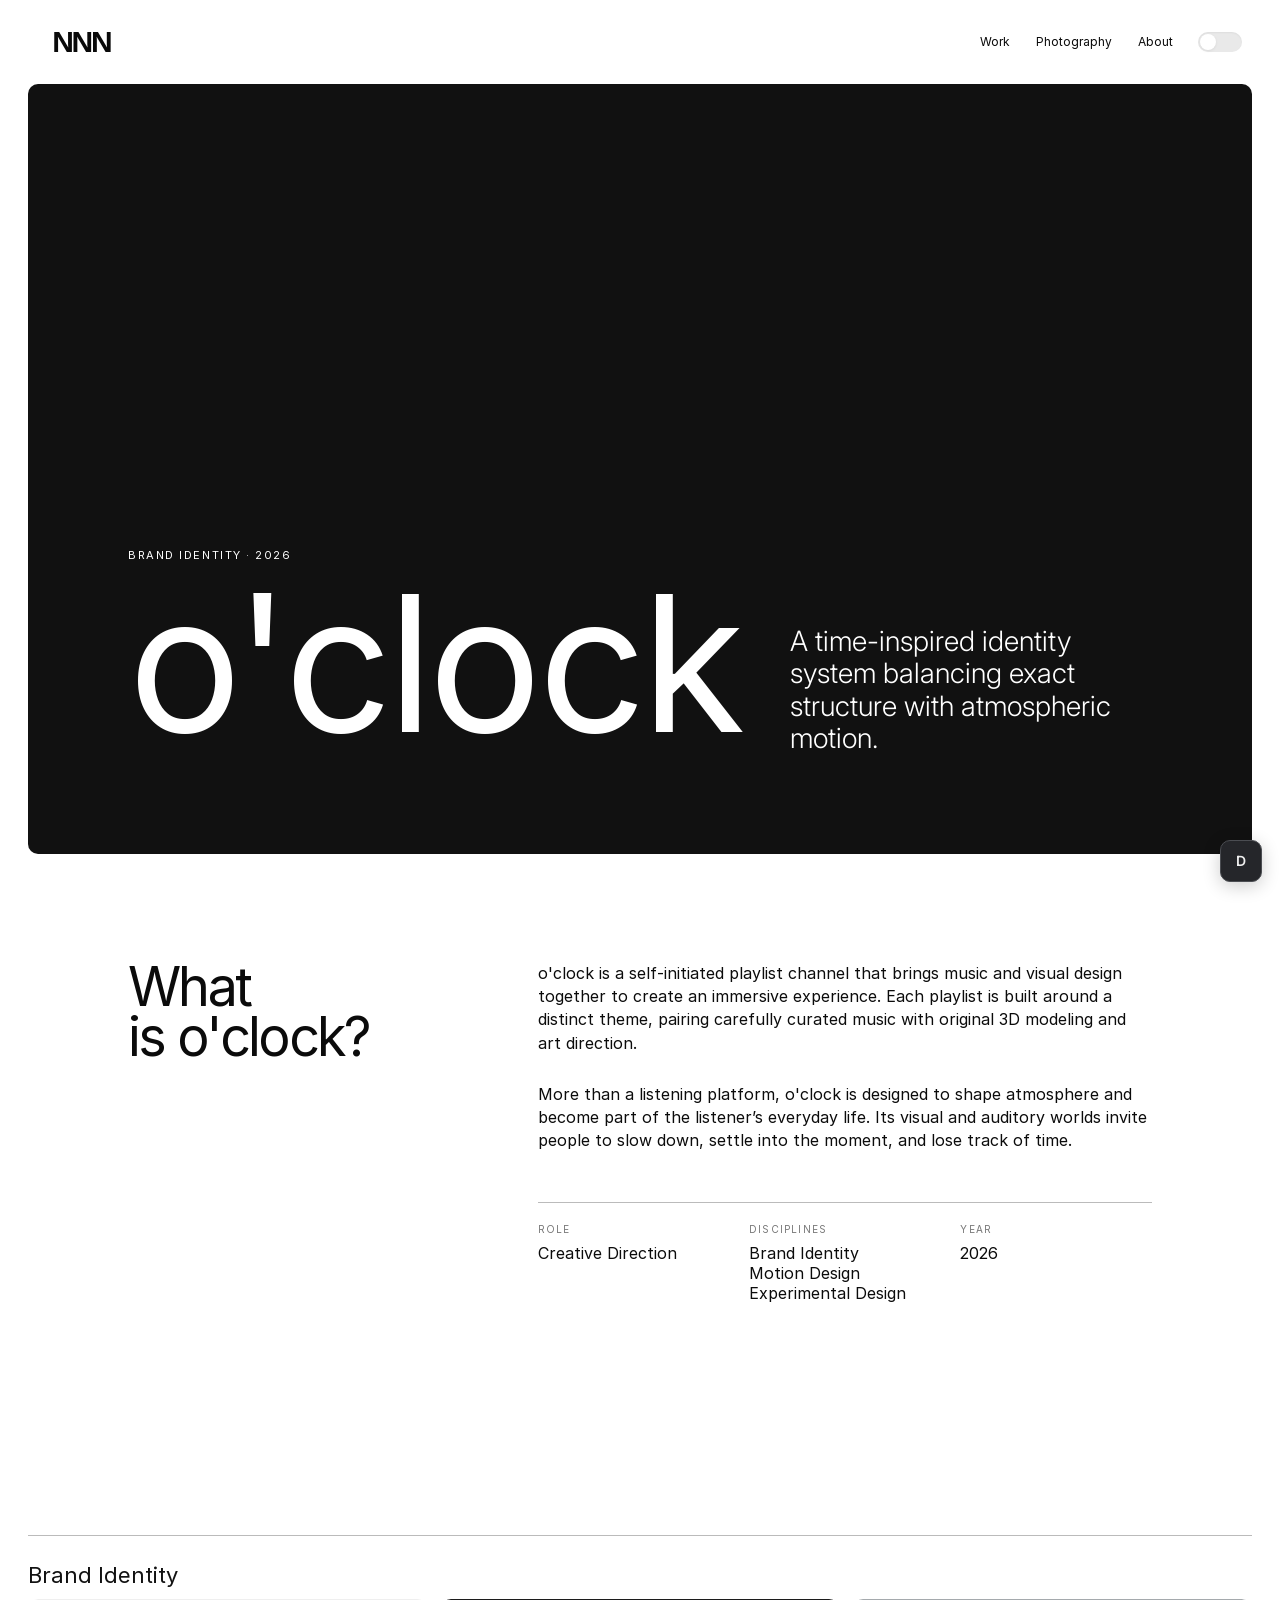
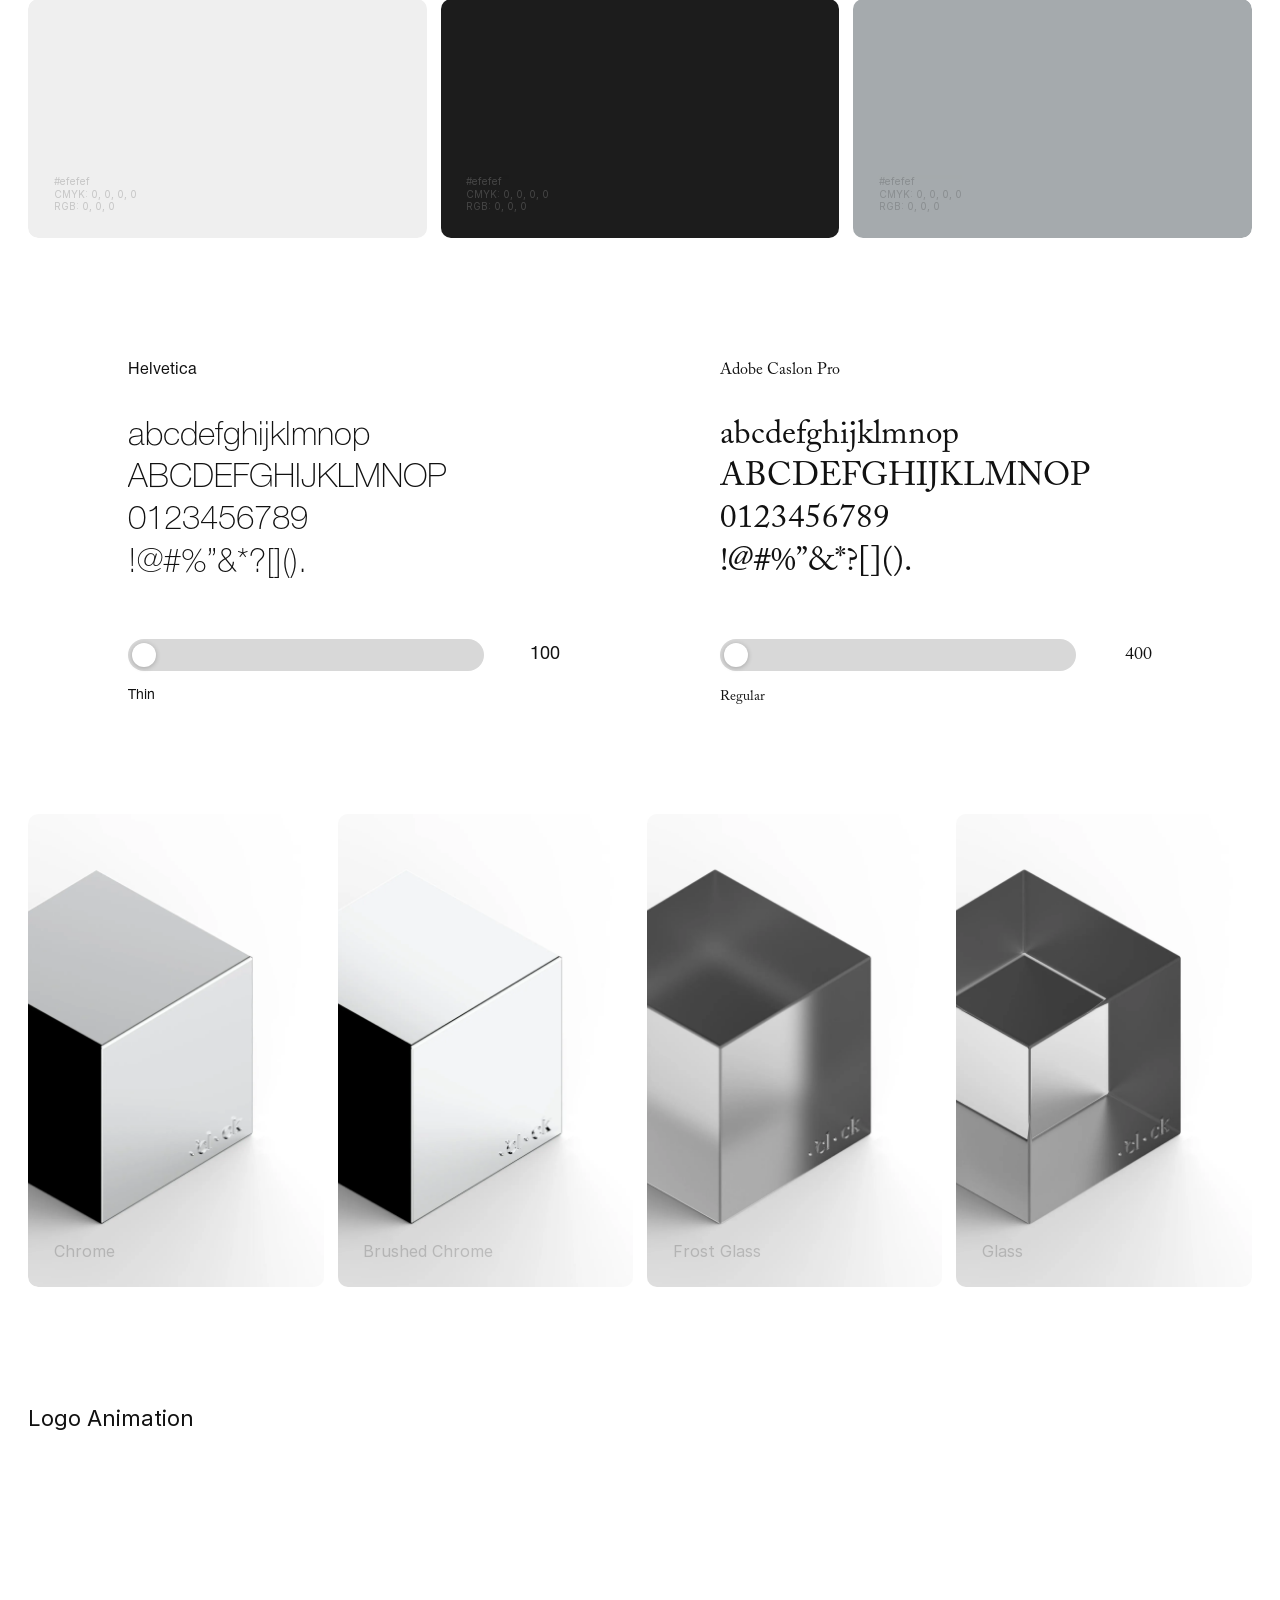
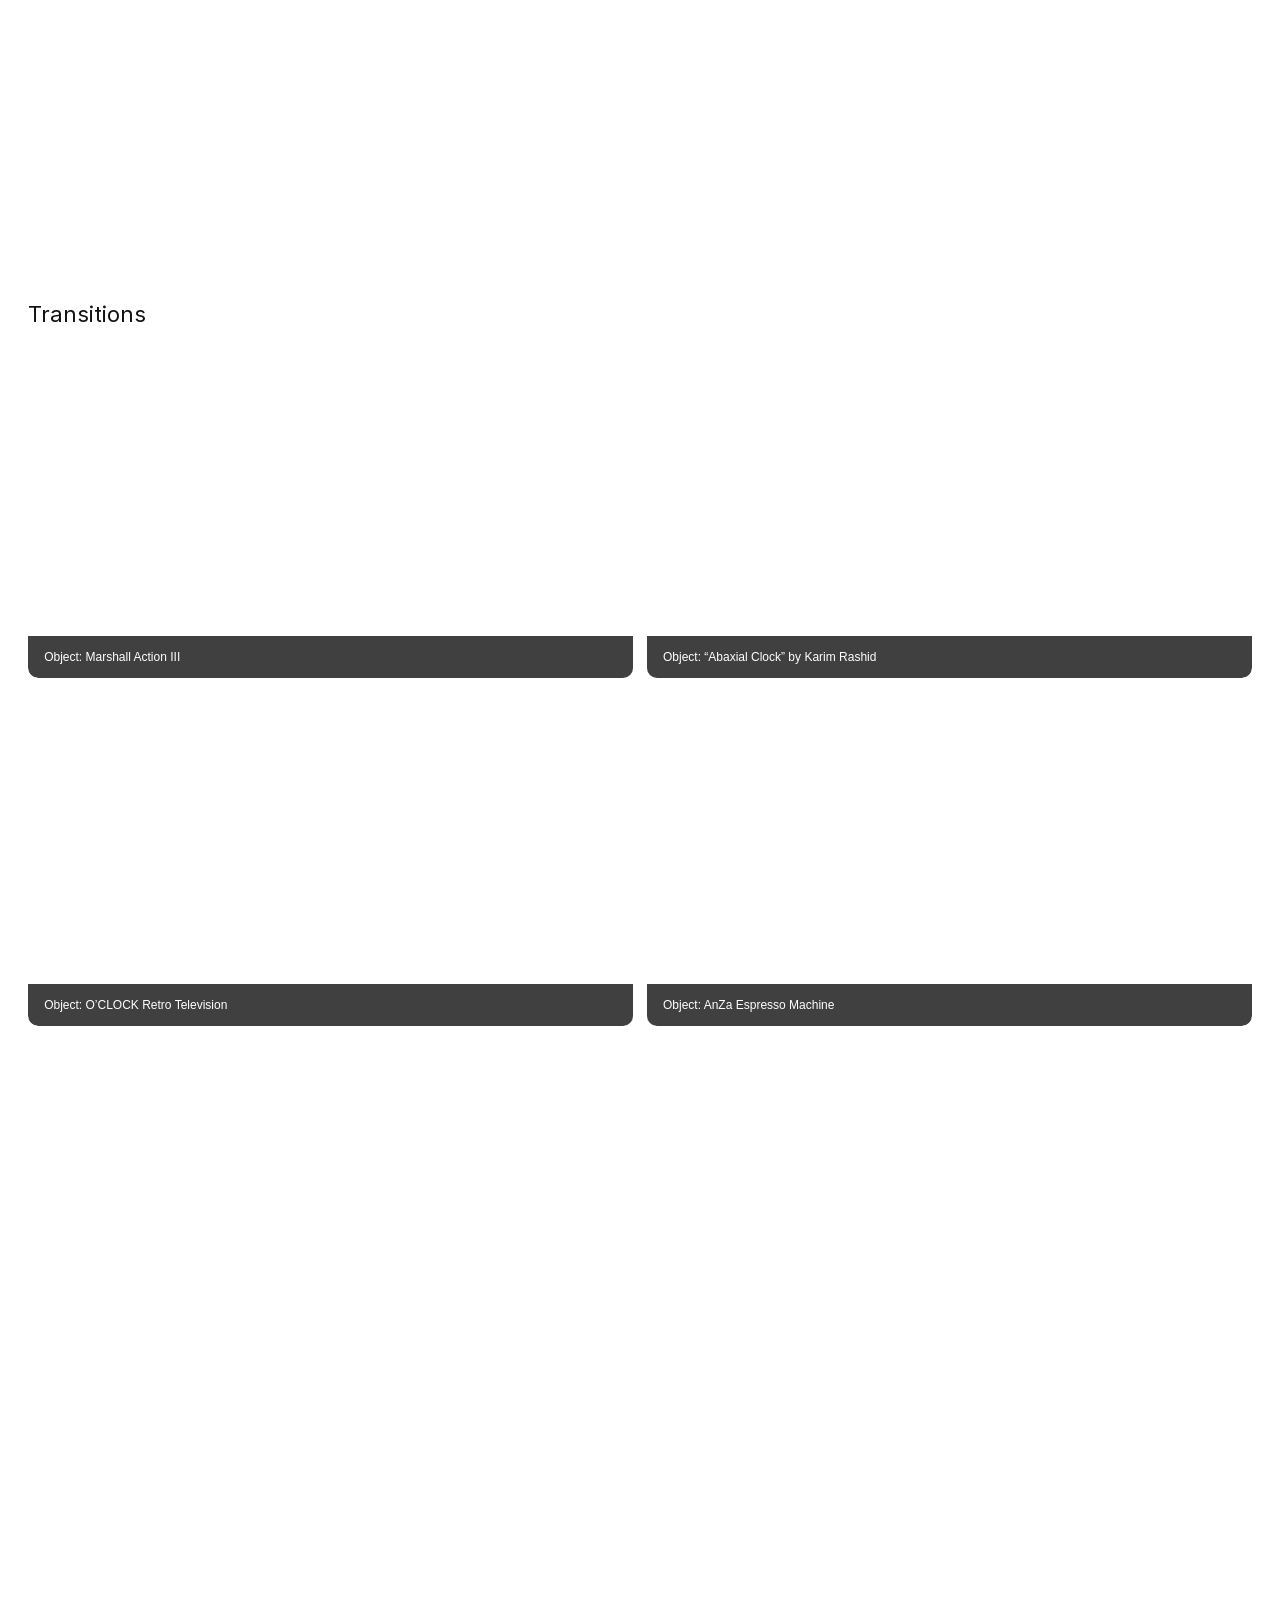
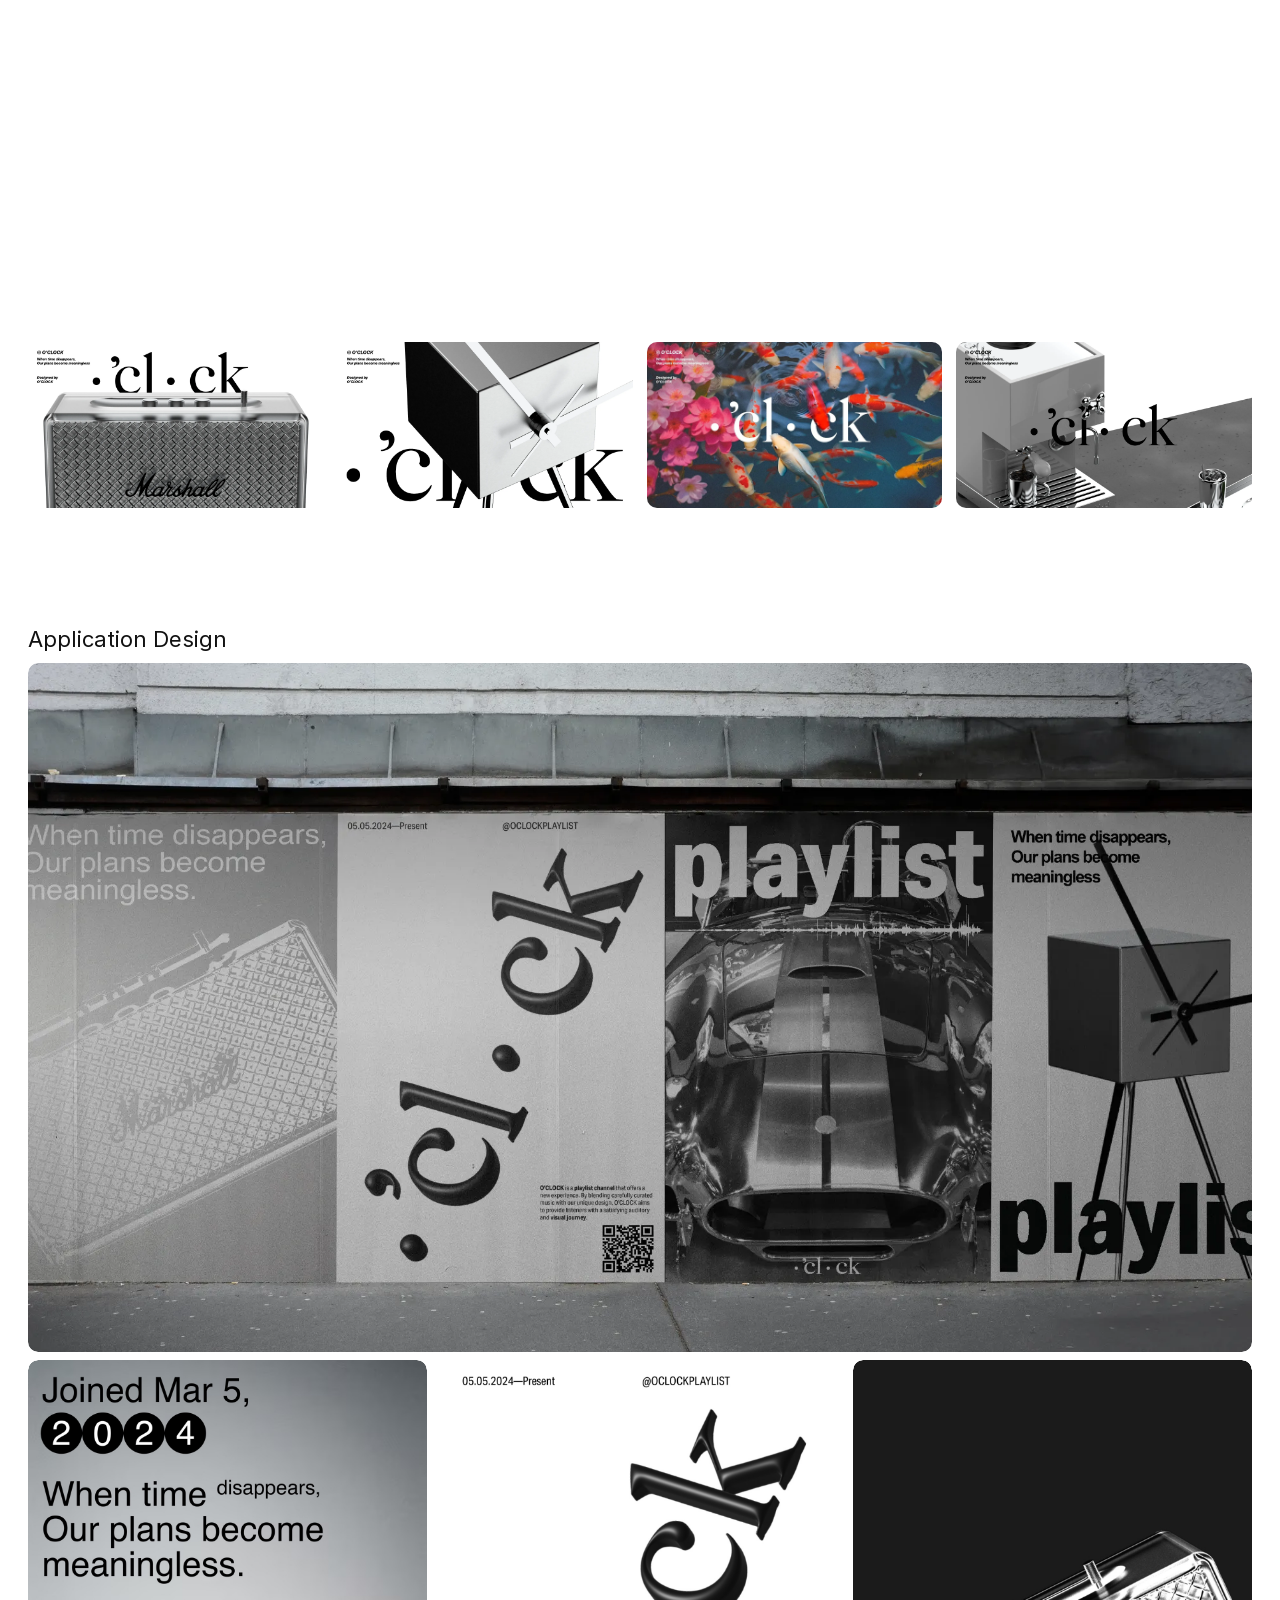
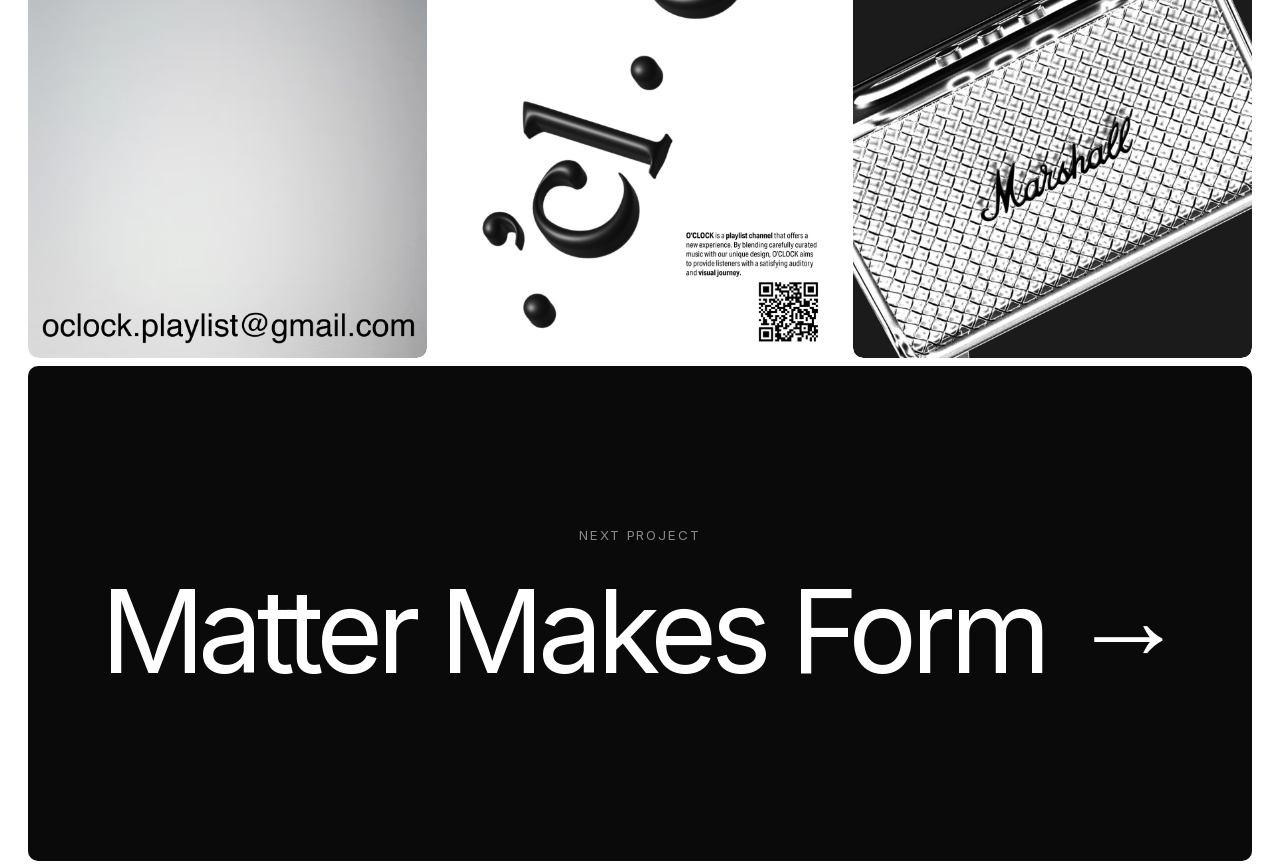
<file: az-coffee.html>
<!doctype html>
<html lang="en"><head><meta charset="UTF-8"><meta name="viewport" content="width=device-width,initial-scale=1"><title>AZ Coffee — Nani Kim</title><link rel="stylesheet" href="./project.css"><link rel="stylesheet" href="./oclock-typography.css"><link rel="stylesheet" href="./editor-workspace.css"><style id="portfolio-user-styles">
body main{display:flex!important;flex-direction:column!important;gap:8px!important;padding-left:10px!important;padding-right:10px!important;box-sizing:border-box!important}body main>:is(section,.next-project){margin-left:0!important;margin-right:0!important;width:auto!important;min-width:0!important;box-sizing:border-box!important}body main>:is(.editor-columns,.custom-section,.editor-media-frame,.panel,.project-hero,.next-project),body main .editor-column,body main .project-gallery figure{border-radius:5px!important;overflow:hidden}body main>.editor-columns,body main>.project-gallery{padding:0!important;column-gap:8px!important}body main .editor-column>.editor-column-text{padding:100px 100px!important}body main>.custom-section{padding:100px 100px!important}
body main{padding-left:10px!important;padding-right:10px!important}body main>:is(section,.next-project){margin-left:0!important;margin-right:0!important}body .nav-wrap,body .project-nav{left:10px!important;right:10px!important}
body main{padding-top:calc(70px + 4px)!important;padding-bottom:4px!important}body main>:is(section,.next-project){margin-top:0!important;margin-bottom:0!important}
body main{display:flex!important;flex-direction:column!important;gap:8px!important}body main>:not(:first-child){margin-top:0px!important}
body main :is(.project-copy,.project-hero-copy,.hero-content),body main>:is(.about,.contact,.custom-section,.project-info),body .resume-header,body .resume-grid{padding-left:100px!important}
body main :is(.project-copy,.project-hero-copy,.hero-content),body main>:is(.about,.contact,.custom-section,.project-info),body .resume-header,body .resume-grid{padding-right:100px!important}
body main :is(.project-copy,.project-hero-copy,.hero-content),body main>:is(.about,.contact,.custom-section,.project-info),body .resume-header,body .resume-grid{padding-top:100px!important}
body main :is(.project-copy,.project-hero-copy,.hero-content),body main>:is(.about,.contact,.custom-section,.project-info),body .resume-header,body .resume-grid{padding-bottom:100px!important}
body main :is(.panel,.project-hero,.project-gallery figure,.next-project){border-radius:5px!important}
body main :is([data-project-grid],.project-gallery){column-gap:8px!important}
body main :is([data-project-grid],.project-gallery){row-gap:8px!important}</style><link rel="stylesheet" href="./responsive.css"></head><body style="" class=""><nav class="project-nav"><a href="./index.html#works">← All work</a><a href="./index.html">Nani Kim</a></nav><main data-project-template="oclock-v1" style="--section-gap: 8px; --canvas-x: 10px; --canvas-y: 4px; --global-pad-x: 100px; --global-pad-y: 100px; --grid-x: 8px; --grid-y: 8px; --editor-card-height: 770px; width: 100% !important;"><section class="project-hero editor-media-background" data-editable-section="" data-editor-id="23c0a8ee-184f-4db0-bbbf-1892b3bbe7b2" data-media-mode="cover" style="--image: none; --image-position: 50% 50%; min-height: 770px !important;"><video data-asset-id="dd3873fa-9e0d-49b1-84bf-e708aab57796" data-filename="o-clock_transition_playlist--4.mp4" data-bytes="1703270" preload="metadata" playsinline="" style="object-fit: cover !important; object-position: 50% 50% !important; pointer-events: none !important; border: 0px !important; outline: none !important;" loop="" autoplay="" muted="" disablepictureinpicture="" controlslist="nodownload nofullscreen noremoteplayback" tabindex="-1" src="./assets/editor-dd3873fa-9e0d-49b1-84bf-e708aab57796.mp4"></video><div class="project-hero-copy" style="text-align: left !important;"><div><p class="project-kicker" data-editable-text="">Brand identity · 2026</p><h1 data-editable-text="" class="" style="font-size: 189px !important;">o'clock</h1></div><p class="project-summary" data-editable-text="" style="font-size: 28px !important; font-weight: 300 !important; font-style: normal !important; font-family: Portfolio, Arial, sans-serif !important;">A time-inspired identity system balancing exact structure with atmospheric motion.</p></div></section><section class="project-info" data-editable-section="" data-editor-id="6a649e84-135e-46b4-881b-3e1a48d2241f" style="text-align: left !important;"><h2 data-editable-text="" class="" style="font-size: 54px !important; font-weight: 400 !important;">What is&nbsp;<span style="letter-spacing: -0.05em;" data-editable-text="" class="">o'clock?</span></h2><div><p data-editable-text="" class="" style="font-size: 16px !important; font-weight: 400 !important; font-family: Portfolio, Arial, sans-serif !important; font-style: normal !important; line-height: 1.45 !important;">o'clock is a self-initiated playlist channel that brings music and visual design together to create an immersive experience. Each playlist is built around a distinct theme, pairing carefully curated music with original 3D modeling and art direction.</p><p data-editable-text="" class="" style="font-size: 16px !important; font-weight: 400 !important;">More than a listening platform, o'clock is designed to shape atmosphere and become part of the listener’s everyday life. Its visual and auditory worlds invite people to slow down, settle into the moment, and lose track of time.</p><div class="project-meta"><div><span data-editable-text="" class="" style="font-weight: 400 !important;">Role</span><portfolio-text data-editable-text="" class="" style="font-weight: 400 !important;">Creative Direction</portfolio-text></div><div><span data-editable-text="" class="">Disciplines</span><portfolio-text data-editable-text="" class="" style="font-weight: 400 !important;">Brand Identity&nbsp;<br>Motion Design<br>Experimental Design<br></portfolio-text></div><div><span data-editable-text="">Year</span><portfolio-text data-editable-text="" class="" style="font-weight: 400 !important;">2026</portfolio-text></div></div></div></section><section class="editor-spacer" data-editable-section="" data-editor-created="spacer" data-layer-name="Spacer" data-spacer-height="100" style="height: 100px !important;" data-editor-id="768de2b1-9a33-455a-ad6c-261b74319f21"></section><section class="editor-line" data-editable-section="" data-editor-created="line" data-layer-name="Horizontal line" data-editor-id="b260879f-9846-4849-bd50-8d8bca08f446" style=""><hr></section><section class="editor-text-only" data-editable-section="" data-editor-created="plain-text" data-layer-name="Text" data-editor-id="51372c9e-d9f2-4026-ad6c-64e1810c5c96" style=""><p class="editor-plain-text" data-editable-text="" data-editor-inserted-text="true" style="font-size: 22px !important;">Brand Identity</p></section><section data-editable-section="" data-editor-created="columns" class="editor-columns panel" data-column-template="repeat(3,minmax(0,1fr))" style="grid-template-columns: repeat(3, minmax(0px, 1fr));" data-editor-id="0ca8424e-2813-4346-bd89-bda1f9f5ac4a"><div class="editor-column oclock-hover-card" data-editable-section="" data-editor-id="edeed553-8fda-4424-82f0-6294568f9207" style="background-color: rgb(239, 239, 239) !important; min-height: 230px !important;"><p data-column-text="" data-editable-text="" class="editor-column-text oclock-hover-caption" style="font-size: 10px !important; text-align: left !important; padding: 0px !important;">#efefef
CMYK: 0, 0, 0, 0
RGB: 0, 0, 0</p></div><div class="editor-column oclock-hover-card" data-editable-section="" data-editor-id="65c44652-625f-4daa-b51a-b4fd30d60fe1" style="background-color: rgb(28, 28, 28) !important;"><p data-column-text="" data-editable-text="" class="editor-column-text oclock-hover-caption" style="color: rgb(255, 255, 255) !important; font-size: 10px !important; line-height: 1.25 !important; text-align: left !important; padding: 0px !important;">#efefef
CMYK: 0, 0, 0, 0
RGB: 0, 0, 0</p></div><div class="editor-column oclock-hover-card" data-editable-section="" data-editor-id="e6df3547-dc6b-473e-a7c6-b2b40eed6e4e" style="background-color: rgb(165, 170, 173) !important;"><p data-column-text="" data-editable-text="" class="editor-column-text oclock-hover-caption" style="font-size: 10px !important; font-weight: 400 !important; text-align: left !important; padding: 0px !important;">#efefef<br>CMYK: 0, 0, 0, 0<br>RGB: 0, 0, 0</p></div></section><section class="oclock-type-lab editor-hoverable" data-editable-section="" data-layer-name="Typography comparison" data-oclock-type-lab="" data-editor-id="6fea8960-7532-4e21-8370-011b0e7ab985" style="--hover-y: 0px; --hover-scale: 1; --hover-rotate: 0deg; --hover-glow: 0px; --hover-duration: 350ms; transform: translate3d(0px, 0px, 0px) rotate(0deg) scale(1); text-align: left !important; width: 100% !important; padding: 100px !important; gap: 160px !important; z-index: 0 !important;" data-hover-scale="100" data-scale="100">
  <article class="type-specimen" data-font="helvetica" style="margin-top: 0px !important;" data-font-face="Thin">
    <h2 data-editable-text="" class="" style="font-size: 16px !important; transform: translate3d(0px, 16px, 0px) rotate(0deg) scale(1);" data-tx="0" data-ty="16">Helvetica</h2>
    <div class="type-characters" style="font-synthesis: none; font-weight: 100 !important; font-family: PortfolioHelvetica !important; font-style: normal !important;"><p data-editable-text="" class="" style="font-synthesis: none; font-size: 33px !important; letter-spacing: 0px !important; font-weight: 100 !important; font-family: PortfolioHelvetica !important; font-style: normal !important;">abcdefghijklmnop</p><p data-editable-text="" class="" style="font-synthesis: none; font-size: 33px !important; letter-spacing: 0px !important; font-weight: 100 !important; font-family: PortfolioHelvetica !important; font-style: normal !important;">ABCDEFGHIJKLMNOP</p><p data-editable-text="" class="" style="font-synthesis: none; letter-spacing: 0px !important; font-size: 33px !important; font-weight: 100 !important; font-family: PortfolioHelvetica !important; font-style: normal !important;">0123456789</p><p data-editable-text="" class="" style="font-synthesis: none; font-size: 33px !important; letter-spacing: 0px !important; font-weight: 100 !important; font-family: PortfolioHelvetica !important; font-style: normal !important;">!@#%”&amp;*?[]().</p></div>
    <div class="type-weight-control"><div class="type-weight-slider" role="slider" tabindex="0" aria-label="Helvetica font weight" aria-valuemin="100" aria-valuemax="900" aria-valuenow="100" aria-valuetext="100 Thin"><span class="type-weight-knob" style="left: 0%;"></span></div><output class="type-weight-number">100</output></div><span class="type-weight-label" data-editable-text="" style="font-size: 14px !important;">Thin</span>
  </article>
  <article class="type-specimen" data-font="caslon" style="margin-top: 0px !important;" data-font-face="Regular">
    <h2 data-editable-text="" class="" style="font-size: 16px !important; transform: translate3d(0px, 16px, 0px) rotate(0deg) scale(1);" data-tx="0" data-ty="16">Adobe Caslon Pro</h2>
    <div class="type-characters" style="font-synthesis: none; font-weight: 400 !important; font-family: PortfolioCaslon !important; font-style: normal !important;"><p data-editable-text="" class="" style="font-synthesis: none; font-size: 33px !important; letter-spacing: 0px !important; font-weight: 400 !important; font-family: PortfolioCaslon !important; font-style: normal !important;">abcdefghijklmnop</p><p data-editable-text="" class="" style="font-synthesis: none; font-size: 33px !important; letter-spacing: 0px !important; font-weight: 400 !important; font-family: PortfolioCaslon !important; font-style: normal !important;">ABCDEFGHIJKLMNOP</p><p data-editable-text="" class="" style="font-synthesis: none; font-size: 33px !important; letter-spacing: 0px !important; font-weight: 400 !important; font-family: PortfolioCaslon !important; font-style: normal !important;">0123456789</p><p data-editable-text="" class="" style="font-synthesis: none; font-size: 33px !important; letter-spacing: 0px !important; font-weight: 400 !important; font-family: PortfolioCaslon !important; font-style: normal !important;">!@#%”&amp;*?[]().</p></div>
    <div class="type-weight-control"><div class="type-weight-slider" role="slider" tabindex="0" aria-label="Adobe Caslon Pro font weight" aria-valuemin="400" aria-valuemax="700" aria-valuenow="400" aria-valuetext="400 Regular"><span class="type-weight-knob" style="left: 0%;"></span></div><output class="type-weight-number">400</output></div><span class="type-weight-label" data-editable-text="" style="font-size: 14px !important;">Regular</span>
  </article>
</section><section data-editable-section="" data-editor-created="columns" class="editor-columns panel" data-column-template="repeat(4,minmax(0,1fr))" style="grid-template-columns: repeat(4, minmax(0px, 1fr));" data-editor-id="f7e5b292-369c-45d8-a1f6-c60f9207b336"><div class="editor-column editor-media-frame oclock-hover-card" data-editable-section="" data-editor-id="28faf842-6286-4b2f-b68c-b030b5b7b270" data-media-mode="cover" style="--image-position: 50% 50%;"><img data-asset-id="56d16e52-ebdc-403f-b88a-f79dc61fbb81" data-filename="O_CLOCK_Material_Original_Brushed-Chrome.jpg" data-bytes="12688" alt="O CLOCK Material Original Brushed Chrome" loading="lazy" decoding="async" width="1200" height="1920" style="object-fit: cover !important; object-position: 50% 50% !important;" src="./assets/editor-56d16e52-ebdc-403f-b88a-f79dc61fbb81.webp"><p data-column-text="" data-editable-text="" class="editor-column-text oclock-hover-caption" style="box-sizing: border-box !important; padding: 0px !important; text-align: left !important;">Chrome</p></div><div class="editor-column editor-media-frame oclock-hover-card" data-editable-section="" data-editor-id="72afbf37-cb52-4adb-a8dc-8e5a0e340794" data-media-mode="cover" style="--image-position: 50% 50%;"><img data-asset-id="19638048-8eb5-401b-9459-5a0a725ee319" data-filename="O_CLOCK_Material_Original_Chrome.jpg" data-bytes="13976" alt="O CLOCK Material Original Chrome" loading="lazy" decoding="async" width="1200" height="1920" style="object-fit: cover !important; object-position: 50% 50% !important;" src="./assets/editor-19638048-8eb5-401b-9459-5a0a725ee319.webp"><p class="editor-column-text oclock-hover-caption" data-column-text="" data-editable-text="" style="text-align: left !important; padding: 0px !important;">Brushed Chrome</p></div><div class="editor-column editor-media-frame oclock-hover-card" data-editable-section="" data-editor-id="b5a2f8c9-812b-4a76-906e-3ee370d0533b" data-media-mode="cover" style="--image-position: 50% 50%;"><img data-asset-id="d1ca6779-e7b0-4923-ae80-350d5b7cfb04" data-filename="O_CLOCK_Material_Original_Frost-Glass.jpg" data-bytes="12924" alt="O CLOCK Material Original Frost Glass" loading="lazy" decoding="async" width="1200" height="1920" style="object-fit: cover !important; object-position: 50% 50% !important;" src="./assets/editor-d1ca6779-e7b0-4923-ae80-350d5b7cfb04.webp"><p class="editor-column-text oclock-hover-caption" data-column-text="" data-editable-text="" style="text-align: left !important; padding: 0px !important;">Frost Glass</p></div><div class="editor-column editor-media-frame oclock-hover-card" data-editable-section="" data-editor-id="fba3cb93-e293-4ae3-80d5-46cc48f3b97d" data-media-mode="cover" style="--image-position: 50% 50%;"><img data-asset-id="70447e94-5ca5-4d7c-9f3f-9435c492dee7" data-filename="O_CLOCK_Material_Original_Glass.jpg" data-bytes="15974" alt="O CLOCK Material Original Glass" loading="lazy" decoding="async" width="1200" height="1920" style="object-fit: cover !important; object-position: 50% 50% !important;" src="./assets/editor-70447e94-5ca5-4d7c-9f3f-9435c492dee7.webp"><p class="editor-column-text oclock-hover-caption" data-column-text="" data-editable-text="" style="text-align: left !important; padding: 0px !important;">Glass</p></div></section><section class="editor-spacer" data-editable-section="" data-editor-created="spacer" data-layer-name="Spacer" data-spacer-height="100" style="height: 100px !important;" data-editor-id="b8c34c14-8546-4e70-b008-d5259567bdec"></section><section class="editor-text-only" data-editable-section="" data-editor-created="plain-text" data-layer-name="Text" data-editor-id="e729f29c-da5a-4088-b777-42b19a86c89a" style=""><p class="editor-plain-text" data-editable-text="" data-editor-inserted-text="true" style="font-size: 22px !important;">Logo Animation</p></section><section data-editable-section="" data-editor-created="columns" class="editor-columns panel" data-column-template="58.4% 41.6%" style="grid-template-columns: 58.4% 41.6%;" data-editor-id="43a2f3ff-711d-43ae-a440-db58aec4da8a"><div class="editor-column editor-media-frame" data-editable-section="" data-editor-id="f9324aaf-8af7-4f5f-8534-b36528d039ab" data-media-mode="cover" style="--image-position: 50% 50%;"><video data-asset-id="e18267e9-8abd-4cf8-96a4-ca6c7c57f31d" data-filename="O_CLOCK_Logo-Animation.mp4" data-bytes="1837254" preload="metadata" playsinline="" style="object-fit: cover !important; object-position: 50% 50% !important; pointer-events: none !important; border: 0px !important; outline: none !important;" loop="" autoplay="" muted="" disablepictureinpicture="" controlslist="nodownload nofullscreen noremoteplayback" tabindex="-1" src="./assets/editor-e18267e9-8abd-4cf8-96a4-ca6c7c57f31d.mp4"></video><section class="editor-spacer" data-editable-section="" data-editor-created="spacer" data-layer-name="Spacer" data-spacer-height="100" style="height: 100px !important;" data-editor-id="2138e66b-50fa-4c8a-b788-8eff2b95ab3e"></section><section class="editor-text-only" data-editable-section="" data-editor-created="plain-text" data-layer-name="Text" data-editor-id="4a11c4ec-92ed-4641-8e47-9855cb730a6e" style=""><p class="editor-plain-text" data-editable-text="" data-editor-inserted-text="true" style="font-size: 22px !important;">Transitions</p></section></div><div class="editor-column editor-media-frame" data-editable-section="" data-editor-id="a19b8261-e755-4195-98bb-65ced44b310f" data-media-mode="cover" style="--image-position: 50% 50%; width: 100% !important;" data-focal-x="50" data-focal-y="50"><video data-asset-id="9b2d6f15-390e-46b7-b091-dd28e4bbd32c" data-filename="For Website.mp4" data-bytes="2074369" loop="" muted="" autoplay="" preload="metadata" playsinline="" style="object-fit: cover !important; object-position: 50% 50% !important; pointer-events: none !important; border: 0px !important; outline: none !important;" disablepictureinpicture="" controlslist="nodownload nofullscreen noremoteplayback" tabindex="-1" src="./assets/editor-9b2d6f15-390e-46b7-b091-dd28e4bbd32c.mp4"></video></div></section><section data-editable-section="" data-editor-created="columns" class="editor-columns panel" data-column-template="1fr 1fr" style="grid-template-columns: 1fr 1fr;" data-editor-id="779f4811-3403-4853-b2cb-e59a01a9ef4f"><div class="editor-column editor-media-frame" data-editable-section="" data-editor-id="768530f8-e55c-40bf-bb19-f3326732eef9" data-media-mode="cover" style="--image-position: 50% 50%;"><video data-asset-id="ed517caa-bfcc-4c75-abfd-5f78b902acd0" data-filename="O_CLOCK_Transition_Playlist-1.mp4" data-bytes="1298903" loop="" muted="" autoplay="" preload="metadata" playsinline="" style="object-fit: cover !important; object-position: 50% 50% !important; pointer-events: none !important; border: 0px !important; outline: none !important;" disablepictureinpicture="" controlslist="nodownload nofullscreen noremoteplayback" tabindex="-1" src="./assets/editor-ed517caa-bfcc-4c75-abfd-5f78b902acd0.mp4"></video><p class="editor-caption" data-editable-text="">Object: Marshall Action III</p></div><div class="editor-column editor-media-frame" data-editable-section="" data-editor-id="4e4178b6-9dd5-4758-b791-724fbceb7a09" data-media-mode="cover" style="--image-position: 50% 50%;"><video data-asset-id="5d60cc4a-a40f-4efb-81aa-bc24f3ebcab5" data-filename="O_CLOCK_Transition_Playlist-2.mp4" data-bytes="1868735" preload="metadata" playsinline="" style="object-fit: cover !important; object-position: 50% 50% !important; pointer-events: none !important; border: 0px !important; outline: none !important;" loop="" autoplay="" muted="" disablepictureinpicture="" controlslist="nodownload nofullscreen noremoteplayback" tabindex="-1" src="./assets/editor-5d60cc4a-a40f-4efb-81aa-bc24f3ebcab5.mp4"></video><p class="editor-caption" data-editable-text="">Object: “Abaxial Clock” by Karim Rashid</p></div></section><section data-editable-section="" data-editor-created="columns" class="editor-columns panel" data-column-template="41.4% 58.6%" style="grid-template-columns: 41.4% 58.6%;" data-editor-id="223f5654-003c-460f-aa2d-dc5329cf9841"><div class="editor-column editor-media-frame" data-editable-section="" data-editor-id="d5732ae9-e82b-42be-b588-f3e4427a9e9b" data-media-mode="cover" style="--image-position: 50% 50%;"><video data-asset-id="df998d91-fd14-4b30-a244-2ecd2cdda032" data-filename="O_CLOCK_Transition_Playlist-3.mp4" data-bytes="2960197" preload="metadata" playsinline="" style="object-fit: cover !important; object-position: 50% 50% !important; pointer-events: none !important; border: 0px !important; outline: none !important;" loop="" autoplay="" muted="" disablepictureinpicture="" controlslist="nodownload nofullscreen noremoteplayback" tabindex="-1" src="./assets/editor-df998d91-fd14-4b30-a244-2ecd2cdda032.mp4"></video><p class="editor-caption" data-editable-text="">Object: O’CLOCK Retro Television</p></div><div class="editor-column editor-media-frame" data-editable-section="" data-editor-id="ad7eccab-7897-4823-bb64-4d55b886fb7d" data-media-mode="cover" style="--image-position: 50% 50%;"><video data-asset-id="07e357c0-2722-493b-9442-ab195630d657" data-filename="o-clock_transition_playlist--4.mp4" data-bytes="1698306" preload="metadata" playsinline="" style="object-fit: cover !important; object-position: 50% 50% !important; pointer-events: none !important; border: 0px !important; outline: none !important;" loop="" autoplay="" muted="" disablepictureinpicture="" controlslist="nodownload nofullscreen noremoteplayback" tabindex="-1" src="./assets/editor-07e357c0-2722-493b-9442-ab195630d657.mp4"></video><p class="editor-caption" data-editable-text="">Object: AnZa Espresso Machine</p></div></section><section class="project-gallery" data-editable-section="" data-editor-id="bca535a0-47ff-4833-94e6-6baeae95b626" style="text-align: left !important;"><figure data-editable-section="" data-editor-id="10149fe8-cd93-44db-b0ee-5c9dbe5d6536" style="--image-position: 50% 50%; transform: translate3d(0px, 0px, 0px) rotate(0deg) scale(0.8); margin-left: 0px !important; margin-top: 0px !important; background-color: transparent !important; text-align: left !important; width: 100% !important; height: 100svh !important; min-height: 100svh !important; aspect-ratio: auto !important;" class="editor-media-frame" data-media-mode="fullscreen" data-focal-x="50" data-focal-y="50" data-scale="80" data-editor-locked="false" data-previous-frame-style="{&quot;height&quot;:&quot;&quot;,&quot;minHeight&quot;:&quot;&quot;,&quot;aspectRatio&quot;:&quot;&quot;}"><video data-asset-id="3d8d1c5b-56c3-4501-951a-a23ba2665575" data-filename="SHORTS.mp4" data-bytes="19091071" loop="" muted="" autoplay="" preload="metadata" playsinline="" style="object-fit: cover !important; object-position: 50% 50% !important; pointer-events: none !important; border: 0px !important; outline: none !important;" disablepictureinpicture="" controlslist="nodownload nofullscreen noremoteplayback" tabindex="-1" src="./assets/editor-3d8d1c5b-56c3-4501-951a-a23ba2665575.mp4"></video></figure></section><section data-editable-section="" data-editor-created="columns" class="editor-columns panel" data-column-template="repeat(4,minmax(0,1fr))" style="grid-template-columns: repeat(4, minmax(0px, 1fr));" data-editor-id="f7c5ccd4-7c8f-48a7-a3de-e83bd5b3d577"><div class="editor-column editor-media-frame" data-editable-section="" data-editor-id="8834c56c-93be-47b0-92de-f27709cfd3b6" data-media-mode="cover" style="--image-position: 50% 50%;" data-link="https://www.youtube.com/watch?v=c6PexglZQUE&amp;t=419s&amp;ab_channel=%EC%98%A4%ED%81%B4%EB%9D%BDO%27CLOCK" role="link" tabindex="0"><img data-asset-id="ecfa8078-ea4e-4e5f-abe6-cd56c85c2f4e" data-filename="O_CLOCK_Thumbnail_Playlist-1.png" data-bytes="146672" alt="O CLOCK Thumbnail Playlist 1" loading="lazy" decoding="async" width="1920" height="1080" style="object-fit: cover !important; object-position: 50% 50% !important;" src="./assets/editor-ecfa8078-ea4e-4e5f-abe6-cd56c85c2f4e.webp"></div><div class="editor-column editor-media-frame" data-editable-section="" data-editor-id="515da645-2431-4a3a-8cda-3b6c6ee3c71c" data-media-mode="cover" style="--image-position: 50% 50%;" data-link="https://www.youtube.com/watch?v=yzEiWDxLFNk&amp;t=1098s" role="link" tabindex="0"><img data-asset-id="cd4fc493-0082-412f-99e0-da0a6ad3d9f4" data-filename="O_CLOCK_Thumbnail_Playlist-2.png" data-bytes="57432" alt="O CLOCK Thumbnail Playlist 2" loading="lazy" decoding="async" width="1920" height="1080" style="object-fit: cover !important; object-position: 50% 50% !important;" src="./assets/editor-cd4fc493-0082-412f-99e0-da0a6ad3d9f4.webp"></div><div class="editor-column editor-media-frame" data-editable-section="" data-editor-id="e1bf8212-5c71-49e5-8a36-43b2d596d90a" data-media-mode="cover" style="--image-position: 50% 50%;" data-link="https://www.youtube.com/watch?v=TRx0i3Quu3c&amp;t=1181s" role="link" tabindex="0"><img data-asset-id="3c5ee655-de9f-456e-8feb-ee512cf2673e" data-filename="O_CLOCK_Thumbnail_Playlist-3.jpg" data-bytes="216642" alt="O CLOCK Thumbnail Playlist 3" loading="lazy" decoding="async" width="1280" height="720" style="object-fit: cover !important; object-position: 50% 50% !important;" src="./assets/editor-3c5ee655-de9f-456e-8feb-ee512cf2673e.webp"></div><div class="editor-column editor-media-frame" data-editable-section="" data-editor-id="8f788149-69ba-47fc-bb8a-97c6abacd054" data-media-mode="cover" style="--image-position: 50% 50%;" data-link="https://www.youtube.com/watch?v=vppMRbFgT8o" role="link" tabindex="0"><img data-asset-id="7b2cc059-8176-4acc-a167-834b151e1062" data-filename="CAFE-THUMBNAIL.png" data-bytes="68918" alt="O CLOCK Thumbnail Playlist 4" loading="lazy" decoding="async" width="1920" height="1080" style="object-fit: cover !important; object-position: 50% 50% !important;" src="./assets/editor-7b2cc059-8176-4acc-a167-834b151e1062.webp"></div></section><section class="editor-spacer" data-editable-section="" data-editor-created="spacer" data-layer-name="Spacer" data-spacer-height="100" style="height: 100px !important; min-height: 0px !important;" data-editor-id="b0ba0ed2-58a8-43be-86d2-34a7b339fa32"></section><section class="editor-text-only" data-editable-section="" data-editor-created="plain-text" data-layer-name="Text" data-editor-id="70d30213-1bee-47d7-9eff-ba231db4fed8"><p class="editor-plain-text" data-editable-text="" data-editor-inserted-text="true" style="font-size: 22px !important;">Application Design</p></section><section data-gallery-mode="slideshow" data-gallery-columns="1" data-gallery-gap="8" data-gallery-height="500" data-gallery-interval="1.2" data-gallery-speed="0" data-gallery-nav="none" data-gallery-fit="contain" data-gallery-horizontal="center" data-gallery-vertical="center" data-gallery-autoplay="true" data-gallery-captions="true" data-gallery-fullwidth="true" data-gallery-zoom="true" data-gallery-shuffle="false" data-gallery-effect="fade" data-gallery-frame="original" data-gallery-pause-hover="false" data-gallery-preview="true" data-editable-section="" data-layer-name="Photo gallery" data-editor-created="gallery" class="editor-photo-gallery panel" style="--gallery-columns: 1; --gallery-gap: 8px; --gallery-height: 500px; --gallery-speed: 0s; --gallery-fit: contain; --gallery-position: center center; --gallery-visible: 1; --gallery-original-height: 1890px; min-height: 630px !important;" data-editor-id="e2c7dac9-d8f6-4440-bf84-462487ef006d"><figure class="gallery-slide" style=""><img data-asset-id="f85f9c35-91d4-4a59-a5d1-574dd3ab65cb" data-filename="Web 1920 – 10.png" alt="Web 1920 – 10" loading="lazy" decoding="async" src="./assets/editor-f85f9c35-91d4-4a59-a5d1-574dd3ab65cb.webp"></figure><figure class="gallery-slide" style=""><img data-asset-id="5ecda859-594f-42b1-82e3-4075bc7cbf23" data-filename="Web 1920 – 9.png" alt="Web 1920 – 9" loading="lazy" decoding="async" src="./assets/editor-5ecda859-594f-42b1-82e3-4075bc7cbf23.webp"></figure><figure class="gallery-slide" style=""><img data-asset-id="3e59815f-3b32-4b6c-8b26-f315cdbb6d67" data-filename="Web 1920 – 8.png" alt="Web 1920 – 8" loading="lazy" decoding="async" src="./assets/editor-3e59815f-3b32-4b6c-8b26-f315cdbb6d67.webp"></figure></section><section data-editable-section="" data-editor-created="columns" class="editor-columns panel oclock-poster-row" data-column-template="repeat(3,minmax(0,1fr))" style="grid-template-columns: repeat(3, minmax(0px, 1fr));" data-editor-id="3dc0cb58-9d38-4aad-9ba0-d42d12d81225" data-oclock-posters="v1" data-layer-name="O’CLOCK posters · 3 columns"><div class="editor-column" data-editable-section="" data-editor-id="6b47ac90-00df-46ce-9942-4f4e5a34b8ce" style=""><section class="editor-photo-gallery panel" data-editable-section="" data-editor-created="gallery" data-layer-name="Typography posters" data-gallery-mode="slideshow" data-gallery-columns="1" data-gallery-gap="8" data-gallery-speed="0" data-gallery-interval="1.2" data-gallery-effect="fade" data-gallery-frame="original" data-gallery-nav="none" data-gallery-fit="contain" data-gallery-horizontal="center" data-gallery-vertical="center" data-gallery-autoplay="true" data-gallery-captions="true" data-gallery-fullwidth="true" data-gallery-zoom="false" data-gallery-shuffle="false" data-gallery-pause-hover="false" data-gallery-preview="true" data-gallery-height="500" style="--gallery-columns: 1; --gallery-gap: 8px; --gallery-height: 500px; --gallery-speed: 0s; --gallery-fit: contain; --gallery-position: center center; --gallery-visible: 1; --gallery-original-height: 622.5px;" data-editor-id="80b9f72c-59ad-4258-a137-6ba3eece55c0"><figure class="gallery-slide" style=""><img src="./assets/oclock-poster-type-serif.jpg" width="1200" height="1800" alt="O’CLOCK type serif poster" decoding="async" loading="lazy"></figure><figure class="gallery-slide" style=""><img src="./assets/oclock-poster-type-sans.jpg" width="1200" height="1800" alt="O’CLOCK type sans poster" decoding="async" loading="lazy"></figure></section></div><div class="editor-column" data-editable-section="" data-editor-id="d99ac291-1519-4596-82f0-2b4160fdcea3" style=""><section class="editor-photo-gallery panel" data-editable-section="" data-editor-created="gallery" data-layer-name="3D posters" data-gallery-mode="slideshow" data-gallery-columns="1" data-gallery-gap="8" data-gallery-speed="0" data-gallery-interval="1.2" data-gallery-effect="fade" data-gallery-frame="original" data-gallery-nav="none" data-gallery-fit="contain" data-gallery-horizontal="center" data-gallery-vertical="center" data-gallery-autoplay="true" data-gallery-captions="true" data-gallery-fullwidth="true" data-gallery-zoom="false" data-gallery-shuffle="false" data-gallery-pause-hover="false" data-gallery-preview="true" data-gallery-height="500" style="--gallery-columns: 1; --gallery-gap: 8px; --gallery-height: 500px; --gallery-speed: 0s; --gallery-fit: contain; --gallery-position: center center; --gallery-visible: 1; --gallery-original-height: 622.5px;" data-editor-id="61c44253-e054-4761-856a-0f613d3c90bd"><figure class="gallery-slide" style=""><img src="./assets/oclock-poster-clock.jpg" width="1200" height="1800" alt="O’CLOCK clock poster" decoding="async" loading="lazy"></figure><figure class="gallery-slide" style=""><img src="./assets/oclock-poster-mark.jpg" width="1200" height="1800" alt="O’CLOCK mark poster" decoding="async" loading="lazy"></figure></section></div><div class="editor-column" data-editable-section="" data-editor-id="050dd4fe-05fe-460a-bbac-e65972f0cf9d" style=""><section class="editor-photo-gallery panel" data-editable-section="" data-editor-created="gallery" data-layer-name="Radio poster" data-gallery-mode="slideshow" data-gallery-columns="1" data-gallery-gap="8" data-gallery-speed="0" data-gallery-interval="1.2" data-gallery-effect="fade" data-gallery-frame="original" data-gallery-nav="none" data-gallery-fit="contain" data-gallery-horizontal="center" data-gallery-vertical="center" data-gallery-autoplay="true" data-gallery-captions="true" data-gallery-fullwidth="true" data-gallery-zoom="false" data-gallery-shuffle="false" data-gallery-pause-hover="false" data-gallery-preview="true" data-gallery-height="500" style="--gallery-columns: 1; --gallery-gap: 8px; --gallery-height: 500px; --gallery-speed: 0s; --gallery-fit: contain; --gallery-position: center center; --gallery-visible: 1; --gallery-original-height: 622.5px;" data-editor-id="9bba7080-a319-4e3c-a799-a681568791e4"><figure class="gallery-slide" style=""><img src="./assets/oclock-poster-radio.jpg" width="1200" height="1800" alt="O’CLOCK radio poster" decoding="async" loading="lazy"></figure></section></div></section><a class="next-project" href="./matter-makes-form.html" data-editable-section="" data-editor-id="3292720e-a3bc-4b5a-9d14-b0cba09423d7" style="" data-next-style-restored="1"><span><small data-editable-text="">Next project</small><strong data-editable-text="">Matter Makes Form →</strong></span></a></main><script src="./editor-template.js"></script><script src="./editor-media.js"></script><script src="./editor-core.js"></script>
  <script src="./oclock-typography.js"></script>
<script src="./responsive.js"></script></body></html>
</file>
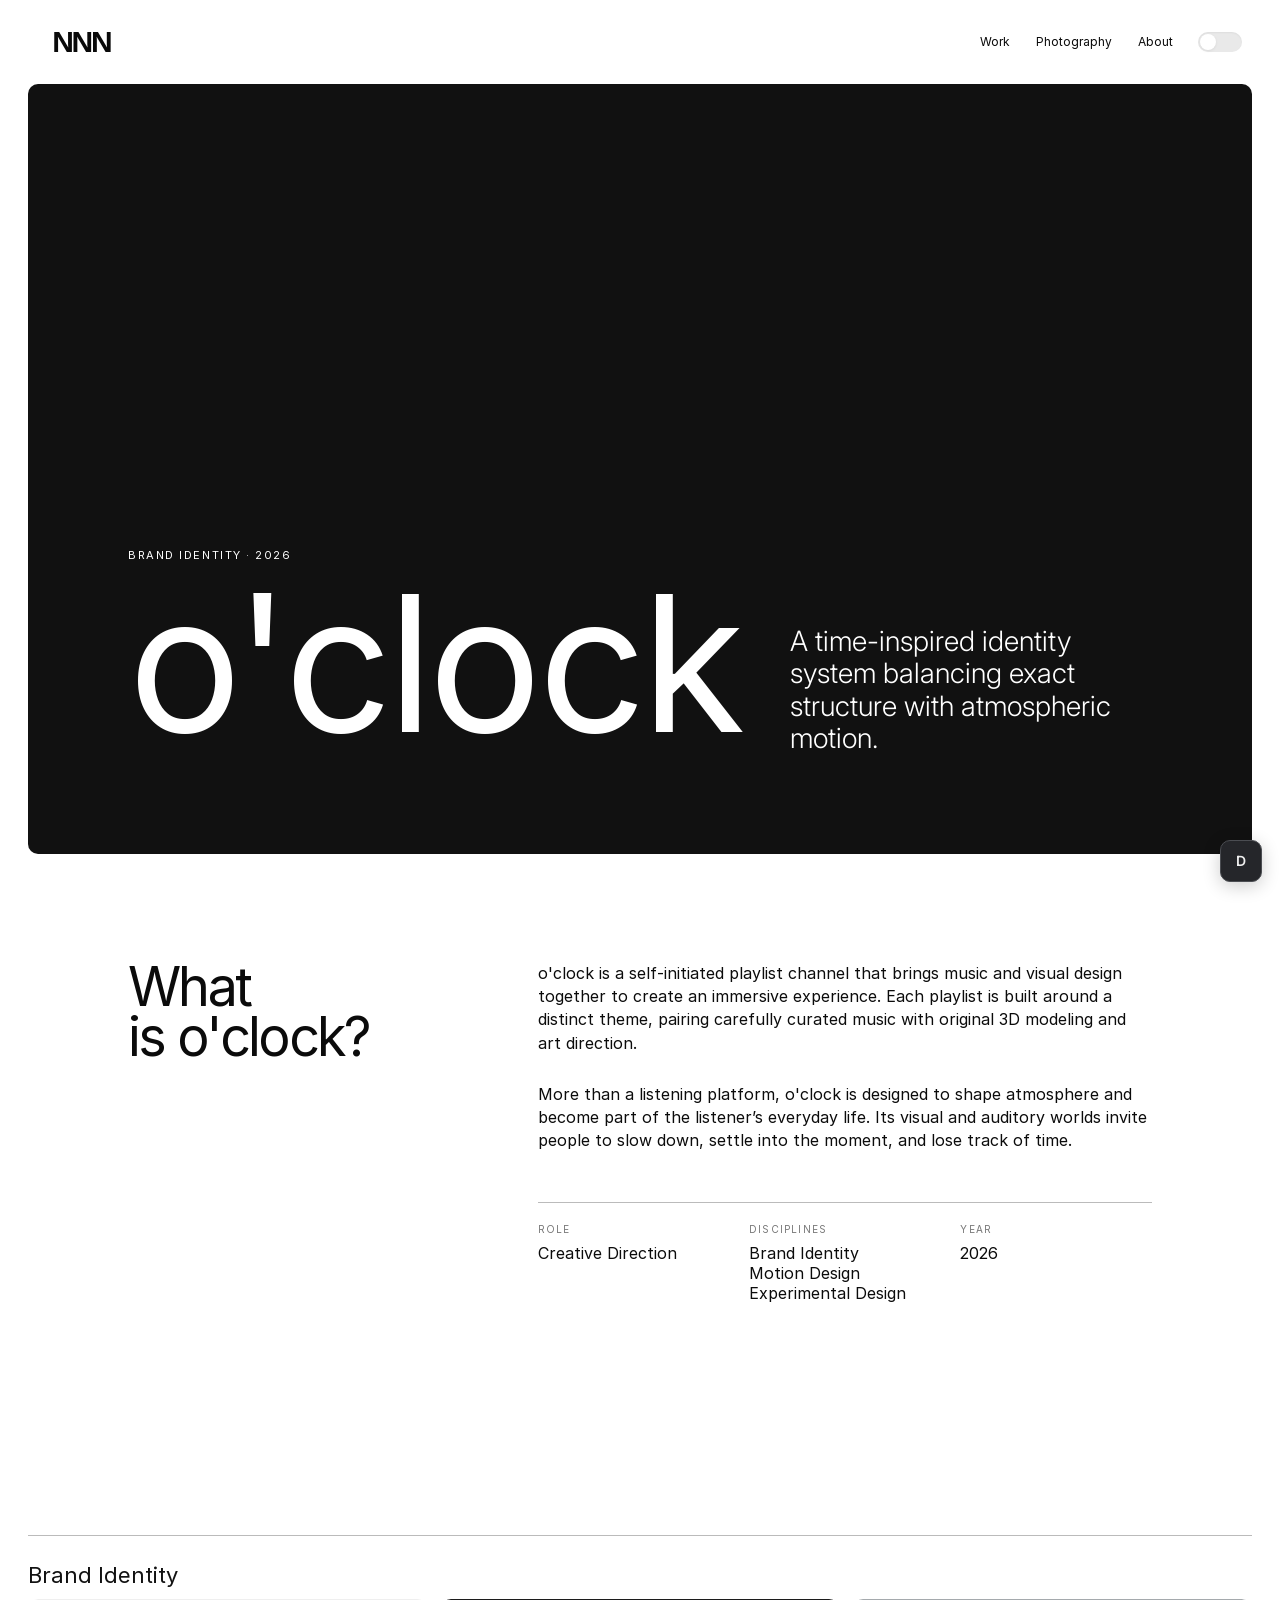
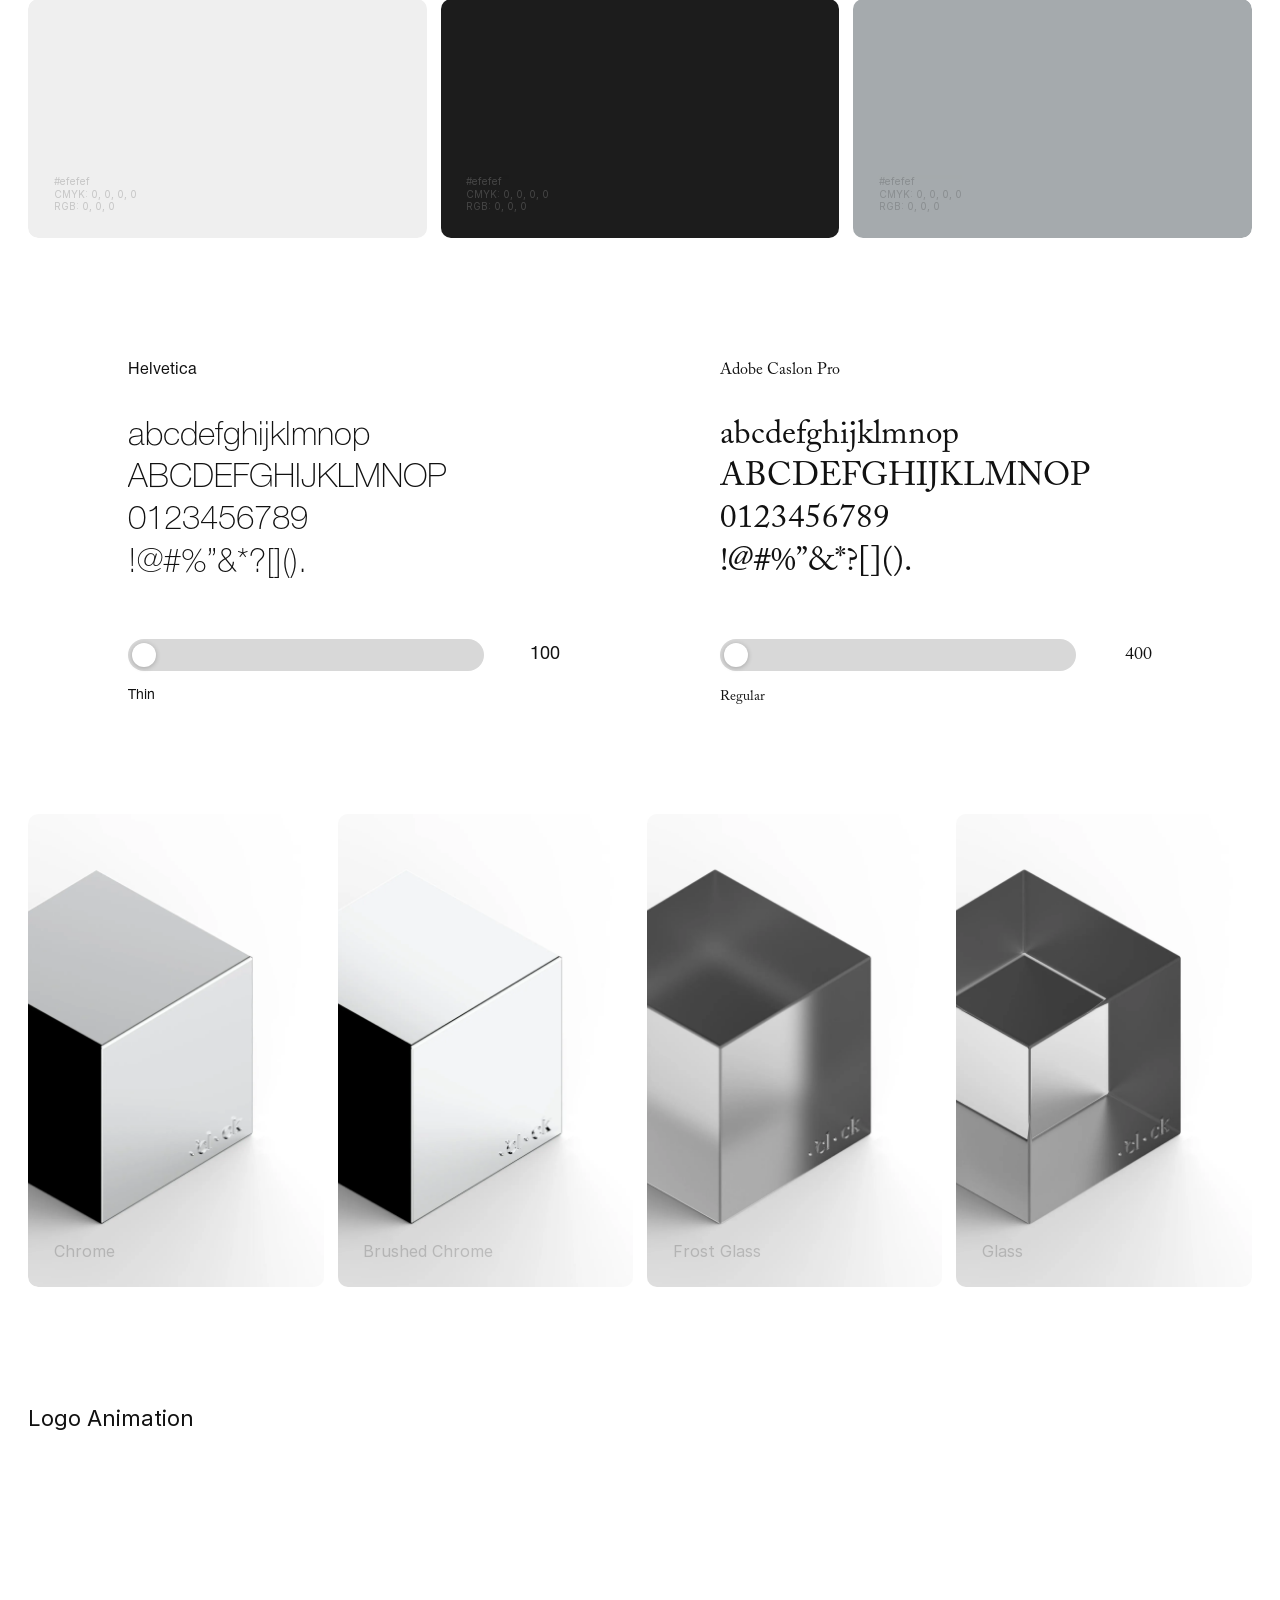
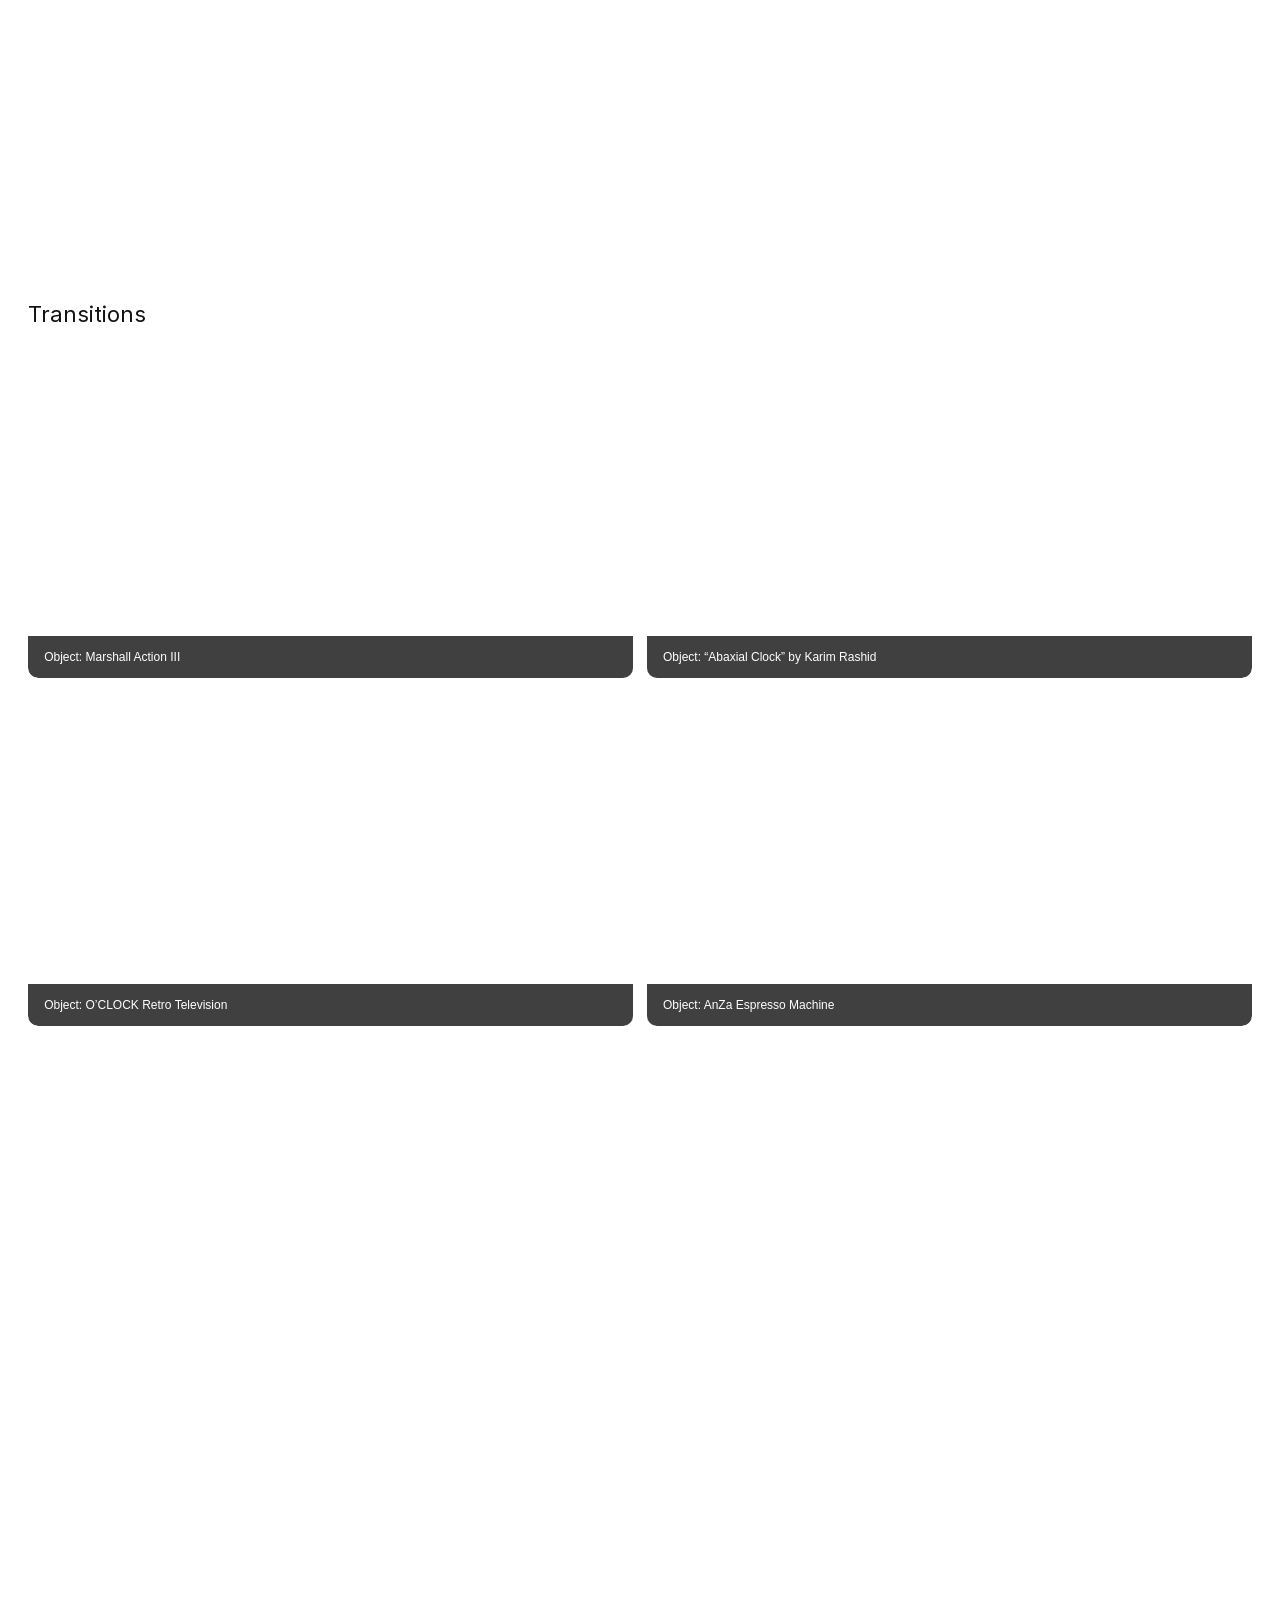
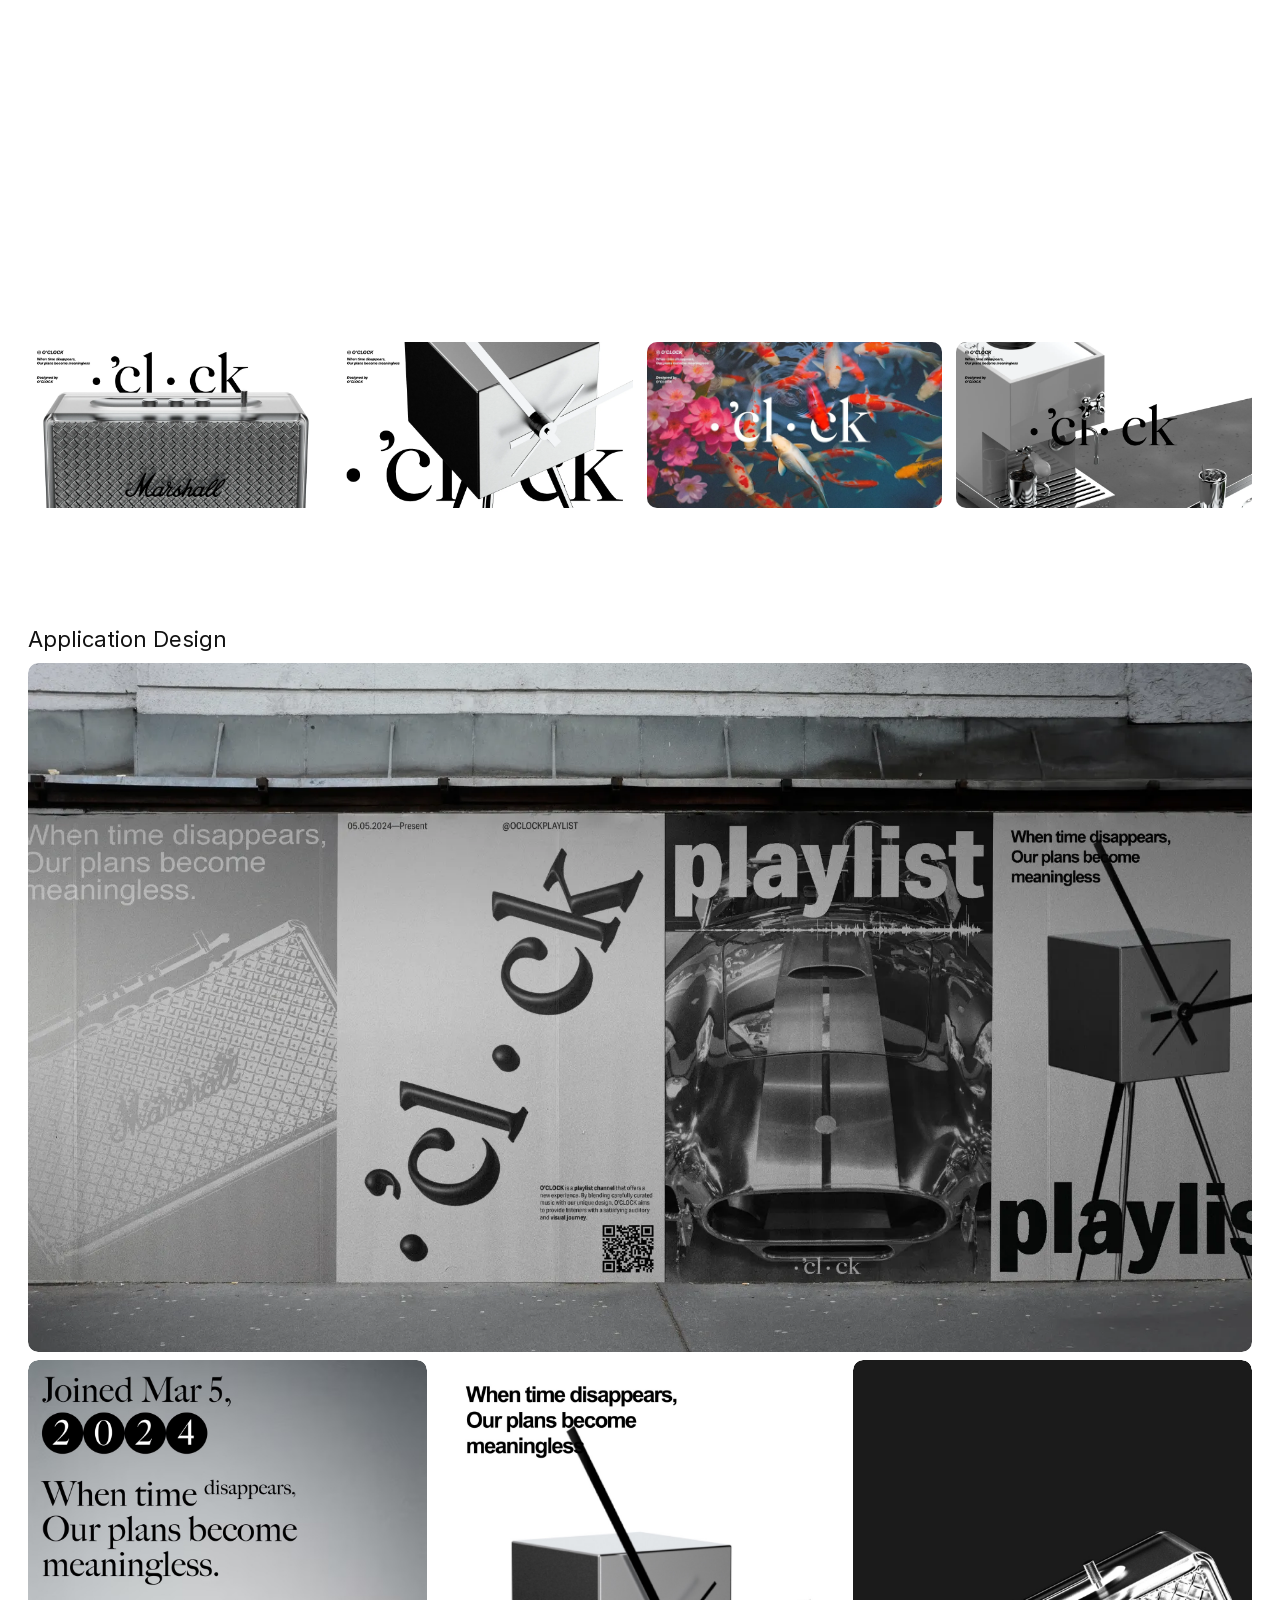
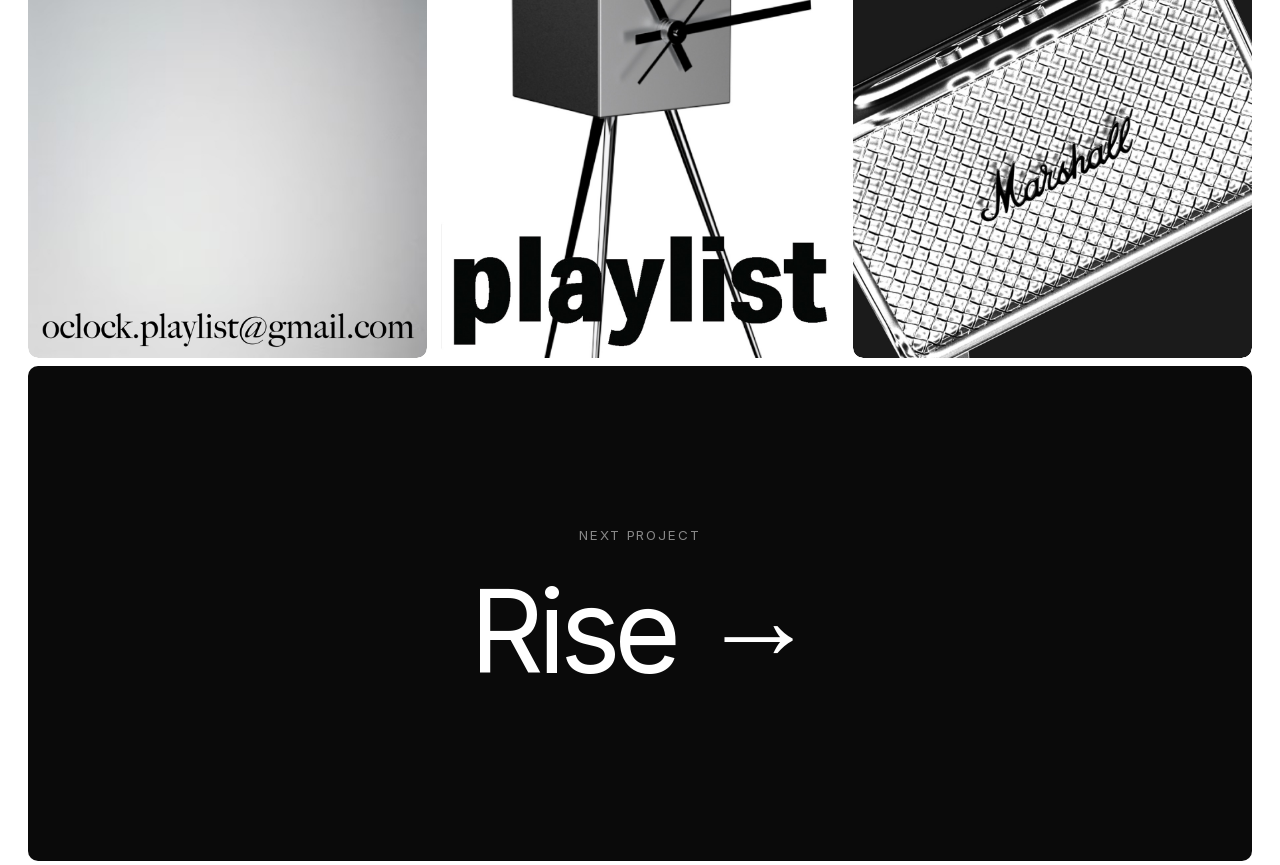
<file: canvas.html>
<!doctype html>
<html lang="en"><head><meta charset="UTF-8"><meta name="viewport" content="width=device-width,initial-scale=1"><title>Desert X — Nani Kim</title><link rel="stylesheet" href="./project.css"><link rel="stylesheet" href="./oclock-typography.css"><link rel="stylesheet" href="./editor-workspace.css"><style id="portfolio-user-styles">
body main{display:flex!important;flex-direction:column!important;gap:8px!important;padding-left:10px!important;padding-right:10px!important;box-sizing:border-box!important}body main>:is(section,.next-project){margin-left:0!important;margin-right:0!important;width:auto!important;min-width:0!important;box-sizing:border-box!important}body main>:is(.editor-columns,.custom-section,.editor-media-frame,.panel,.project-hero,.next-project),body main .editor-column,body main .project-gallery figure{border-radius:5px!important;overflow:hidden}body main>.editor-columns,body main>.project-gallery{padding:0!important;column-gap:8px!important}body main .editor-column>.editor-column-text{padding:100px 100px!important}body main>.custom-section{padding:100px 100px!important}
body main{padding-left:10px!important;padding-right:10px!important}body main>:is(section,.next-project){margin-left:0!important;margin-right:0!important}body .nav-wrap,body .project-nav{left:10px!important;right:10px!important}
body main{padding-top:calc(70px + 4px)!important;padding-bottom:4px!important}body main>:is(section,.next-project){margin-top:0!important;margin-bottom:0!important}
body main{display:flex!important;flex-direction:column!important;gap:8px!important}body main>:not(:first-child){margin-top:0px!important}
body main :is(.project-copy,.project-hero-copy,.hero-content),body main>:is(.about,.contact,.custom-section,.project-info),body .resume-header,body .resume-grid{padding-left:100px!important}
body main :is(.project-copy,.project-hero-copy,.hero-content),body main>:is(.about,.contact,.custom-section,.project-info),body .resume-header,body .resume-grid{padding-right:100px!important}
body main :is(.project-copy,.project-hero-copy,.hero-content),body main>:is(.about,.contact,.custom-section,.project-info),body .resume-header,body .resume-grid{padding-top:100px!important}
body main :is(.project-copy,.project-hero-copy,.hero-content),body main>:is(.about,.contact,.custom-section,.project-info),body .resume-header,body .resume-grid{padding-bottom:100px!important}
body main :is(.panel,.project-hero,.project-gallery figure,.next-project){border-radius:5px!important}
body main :is([data-project-grid],.project-gallery){column-gap:8px!important}
body main :is([data-project-grid],.project-gallery){row-gap:8px!important}</style><link rel="stylesheet" href="./responsive.css"></head><body style="" class=""><nav class="project-nav"><a href="./index.html#works">← All work</a><a href="./index.html">Nani Kim</a></nav><main data-project-template="oclock-v1" style="--section-gap: 8px; --canvas-x: 10px; --canvas-y: 4px; --global-pad-x: 100px; --global-pad-y: 100px; --grid-x: 8px; --grid-y: 8px; --editor-card-height: 770px; width: 100% !important;"><section class="project-hero editor-media-background" data-editable-section="" data-editor-id="23c0a8ee-184f-4db0-bbbf-1892b3bbe7b2" data-media-mode="cover" style="--image: none; --image-position: 50% 50%; min-height: 770px !important;"><video data-asset-id="dd3873fa-9e0d-49b1-84bf-e708aab57796" data-filename="o-clock_transition_playlist--4.mp4" data-bytes="1703270" preload="metadata" playsinline="" style="object-fit: cover !important; object-position: 50% 50% !important; pointer-events: none !important; border: 0px !important; outline: none !important;" loop="" autoplay="" muted="" disablepictureinpicture="" controlslist="nodownload nofullscreen noremoteplayback" tabindex="-1" src="./assets/editor-dd3873fa-9e0d-49b1-84bf-e708aab57796.mp4"></video><div class="project-hero-copy" style="text-align: left !important;"><div><p class="project-kicker" data-editable-text="">Brand identity · 2026</p><h1 data-editable-text="" class="" style="font-size: 189px !important;">o'clock</h1></div><p class="project-summary" data-editable-text="" style="font-size: 28px !important; font-weight: 300 !important; font-style: normal !important; font-family: Portfolio, Arial, sans-serif !important;">A time-inspired identity system balancing exact structure with atmospheric motion.</p></div></section><section class="project-info" data-editable-section="" data-editor-id="6a649e84-135e-46b4-881b-3e1a48d2241f" style="text-align: left !important;"><h2 data-editable-text="" class="" style="font-size: 54px !important; font-weight: 400 !important;">What is&nbsp;<span style="letter-spacing: -0.05em;" data-editable-text="" class="">o'clock?</span></h2><div><p data-editable-text="" class="" style="font-size: 16px !important; font-weight: 400 !important; font-family: Portfolio, Arial, sans-serif !important; font-style: normal !important; line-height: 1.45 !important;">o'clock is a self-initiated playlist channel that brings music and visual design together to create an immersive experience. Each playlist is built around a distinct theme, pairing carefully curated music with original 3D modeling and art direction.</p><p data-editable-text="" class="" style="font-size: 16px !important; font-weight: 400 !important;">More than a listening platform, o'clock is designed to shape atmosphere and become part of the listener’s everyday life. Its visual and auditory worlds invite people to slow down, settle into the moment, and lose track of time.</p><div class="project-meta"><div><span data-editable-text="" class="" style="font-weight: 400 !important;">Role</span><portfolio-text data-editable-text="" class="" style="font-weight: 400 !important;">Creative Direction</portfolio-text></div><div><span data-editable-text="" class="">Disciplines</span><portfolio-text data-editable-text="" class="" style="font-weight: 400 !important;">Brand Identity&nbsp;<br>Motion Design<br>Experimental Design<br></portfolio-text></div><div><span data-editable-text="">Year</span><portfolio-text data-editable-text="" class="" style="font-weight: 400 !important;">2026</portfolio-text></div></div></div></section><section class="editor-spacer" data-editable-section="" data-editor-created="spacer" data-layer-name="Spacer" data-spacer-height="100" style="height: 100px !important;" data-editor-id="768de2b1-9a33-455a-ad6c-261b74319f21"></section><section class="editor-line" data-editable-section="" data-editor-created="line" data-layer-name="Horizontal line" data-editor-id="b260879f-9846-4849-bd50-8d8bca08f446" style=""><hr></section><section class="editor-text-only" data-editable-section="" data-editor-created="plain-text" data-layer-name="Text" data-editor-id="51372c9e-d9f2-4026-ad6c-64e1810c5c96" style=""><p class="editor-plain-text" data-editable-text="" data-editor-inserted-text="true" style="font-size: 22px !important;">Brand Identity</p></section><section data-editable-section="" data-editor-created="columns" class="editor-columns panel" data-column-template="repeat(3,minmax(0,1fr))" style="grid-template-columns: repeat(3, minmax(0px, 1fr));" data-editor-id="0ca8424e-2813-4346-bd89-bda1f9f5ac4a"><div class="editor-column oclock-hover-card" data-editable-section="" data-editor-id="edeed553-8fda-4424-82f0-6294568f9207" style="background-color: rgb(239, 239, 239) !important; min-height: 230px !important;"><p data-column-text="" data-editable-text="" class="editor-column-text oclock-hover-caption" style="font-size: 10px !important; text-align: left !important; padding: 0px !important;">#efefef
CMYK: 0, 0, 0, 0
RGB: 0, 0, 0</p></div><div class="editor-column oclock-hover-card" data-editable-section="" data-editor-id="65c44652-625f-4daa-b51a-b4fd30d60fe1" style="background-color: rgb(28, 28, 28) !important;"><p data-column-text="" data-editable-text="" class="editor-column-text oclock-hover-caption" style="color: rgb(255, 255, 255) !important; font-size: 10px !important; line-height: 1.25 !important; text-align: left !important; padding: 0px !important;">#efefef
CMYK: 0, 0, 0, 0
RGB: 0, 0, 0</p></div><div class="editor-column oclock-hover-card" data-editable-section="" data-editor-id="e6df3547-dc6b-473e-a7c6-b2b40eed6e4e" style="background-color: rgb(165, 170, 173) !important;"><p data-column-text="" data-editable-text="" class="editor-column-text oclock-hover-caption" style="font-size: 10px !important; font-weight: 400 !important; text-align: left !important; padding: 0px !important;">#efefef<br>CMYK: 0, 0, 0, 0<br>RGB: 0, 0, 0</p></div></section><section class="oclock-type-lab editor-hoverable" data-editable-section="" data-layer-name="Typography comparison" data-oclock-type-lab="" data-editor-id="6fea8960-7532-4e21-8370-011b0e7ab985" style="--hover-y: 0px; --hover-scale: 1; --hover-rotate: 0deg; --hover-glow: 0px; --hover-duration: 350ms; transform: translate3d(0px, 0px, 0px) rotate(0deg) scale(1); text-align: left !important; width: 100% !important; padding: 100px !important; gap: 160px !important; z-index: 0 !important;" data-hover-scale="100" data-scale="100">
  <article class="type-specimen" data-font="helvetica" style="margin-top: 0px !important;" data-font-face="Thin">
    <h2 data-editable-text="" class="" style="font-size: 16px !important; transform: translate3d(0px, 16px, 0px) rotate(0deg) scale(1);" data-tx="0" data-ty="16">Helvetica</h2>
    <div class="type-characters" style="font-synthesis: none; font-weight: 100 !important; font-family: PortfolioHelvetica !important; font-style: normal !important;"><p data-editable-text="" class="" style="font-synthesis: none; font-size: 33px !important; letter-spacing: 0px !important; font-weight: 100 !important; font-family: PortfolioHelvetica !important; font-style: normal !important;">abcdefghijklmnop</p><p data-editable-text="" class="" style="font-synthesis: none; font-size: 33px !important; letter-spacing: 0px !important; font-weight: 100 !important; font-family: PortfolioHelvetica !important; font-style: normal !important;">ABCDEFGHIJKLMNOP</p><p data-editable-text="" class="" style="font-synthesis: none; letter-spacing: 0px !important; font-size: 33px !important; font-weight: 100 !important; font-family: PortfolioHelvetica !important; font-style: normal !important;">0123456789</p><p data-editable-text="" class="" style="font-synthesis: none; font-size: 33px !important; letter-spacing: 0px !important; font-weight: 100 !important; font-family: PortfolioHelvetica !important; font-style: normal !important;">!@#%”&amp;*?[]().</p></div>
    <div class="type-weight-control"><div class="type-weight-slider" role="slider" tabindex="0" aria-label="Helvetica font weight" aria-valuemin="100" aria-valuemax="900" aria-valuenow="100" aria-valuetext="100 Thin"><span class="type-weight-knob" style="left: 0%;"></span></div><output class="type-weight-number">100</output></div><span class="type-weight-label" data-editable-text="" style="font-size: 14px !important;">Thin</span>
  </article>
  <article class="type-specimen" data-font="caslon" style="margin-top: 0px !important;" data-font-face="Regular">
    <h2 data-editable-text="" class="" style="font-size: 16px !important; transform: translate3d(0px, 16px, 0px) rotate(0deg) scale(1);" data-tx="0" data-ty="16">Adobe Caslon Pro</h2>
    <div class="type-characters" style="font-synthesis: none; font-weight: 400 !important; font-family: PortfolioCaslon !important; font-style: normal !important;"><p data-editable-text="" class="" style="font-synthesis: none; font-size: 33px !important; letter-spacing: 0px !important; font-weight: 400 !important; font-family: PortfolioCaslon !important; font-style: normal !important;">abcdefghijklmnop</p><p data-editable-text="" class="" style="font-synthesis: none; font-size: 33px !important; letter-spacing: 0px !important; font-weight: 400 !important; font-family: PortfolioCaslon !important; font-style: normal !important;">ABCDEFGHIJKLMNOP</p><p data-editable-text="" class="" style="font-synthesis: none; font-size: 33px !important; letter-spacing: 0px !important; font-weight: 400 !important; font-family: PortfolioCaslon !important; font-style: normal !important;">0123456789</p><p data-editable-text="" class="" style="font-synthesis: none; font-size: 33px !important; letter-spacing: 0px !important; font-weight: 400 !important; font-family: PortfolioCaslon !important; font-style: normal !important;">!@#%”&amp;*?[]().</p></div>
    <div class="type-weight-control"><div class="type-weight-slider" role="slider" tabindex="0" aria-label="Adobe Caslon Pro font weight" aria-valuemin="400" aria-valuemax="700" aria-valuenow="400" aria-valuetext="400 Regular"><span class="type-weight-knob" style="left: 0%;"></span></div><output class="type-weight-number">400</output></div><span class="type-weight-label" data-editable-text="" style="font-size: 14px !important;">Regular</span>
  </article>
</section><section data-editable-section="" data-editor-created="columns" class="editor-columns panel" data-column-template="repeat(4,minmax(0,1fr))" style="grid-template-columns: repeat(4, minmax(0px, 1fr));" data-editor-id="f7e5b292-369c-45d8-a1f6-c60f9207b336"><div class="editor-column editor-media-frame oclock-hover-card" data-editable-section="" data-editor-id="28faf842-6286-4b2f-b68c-b030b5b7b270" data-media-mode="cover" style="--image-position: 50% 50%;"><img data-asset-id="56d16e52-ebdc-403f-b88a-f79dc61fbb81" data-filename="O_CLOCK_Material_Original_Brushed-Chrome.jpg" data-bytes="12688" alt="O CLOCK Material Original Brushed Chrome" loading="lazy" decoding="async" width="1200" height="1920" style="object-fit: cover !important; object-position: 50% 50% !important;" src="./assets/editor-56d16e52-ebdc-403f-b88a-f79dc61fbb81.webp"><p data-column-text="" data-editable-text="" class="editor-column-text oclock-hover-caption" style="box-sizing: border-box !important; padding: 0px !important; text-align: left !important;">Chrome</p></div><div class="editor-column editor-media-frame oclock-hover-card" data-editable-section="" data-editor-id="72afbf37-cb52-4adb-a8dc-8e5a0e340794" data-media-mode="cover" style="--image-position: 50% 50%;"><img data-asset-id="19638048-8eb5-401b-9459-5a0a725ee319" data-filename="O_CLOCK_Material_Original_Chrome.jpg" data-bytes="13976" alt="O CLOCK Material Original Chrome" loading="lazy" decoding="async" width="1200" height="1920" style="object-fit: cover !important; object-position: 50% 50% !important;" src="./assets/editor-19638048-8eb5-401b-9459-5a0a725ee319.webp"><p class="editor-column-text oclock-hover-caption" data-column-text="" data-editable-text="" style="text-align: left !important; padding: 0px !important;">Brushed Chrome</p></div><div class="editor-column editor-media-frame oclock-hover-card" data-editable-section="" data-editor-id="b5a2f8c9-812b-4a76-906e-3ee370d0533b" data-media-mode="cover" style="--image-position: 50% 50%;"><img data-asset-id="d1ca6779-e7b0-4923-ae80-350d5b7cfb04" data-filename="O_CLOCK_Material_Original_Frost-Glass.jpg" data-bytes="12924" alt="O CLOCK Material Original Frost Glass" loading="lazy" decoding="async" width="1200" height="1920" style="object-fit: cover !important; object-position: 50% 50% !important;" src="./assets/editor-d1ca6779-e7b0-4923-ae80-350d5b7cfb04.webp"><p class="editor-column-text oclock-hover-caption" data-column-text="" data-editable-text="" style="text-align: left !important; padding: 0px !important;">Frost Glass</p></div><div class="editor-column editor-media-frame oclock-hover-card" data-editable-section="" data-editor-id="fba3cb93-e293-4ae3-80d5-46cc48f3b97d" data-media-mode="cover" style="--image-position: 50% 50%;"><img data-asset-id="70447e94-5ca5-4d7c-9f3f-9435c492dee7" data-filename="O_CLOCK_Material_Original_Glass.jpg" data-bytes="15974" alt="O CLOCK Material Original Glass" loading="lazy" decoding="async" width="1200" height="1920" style="object-fit: cover !important; object-position: 50% 50% !important;" src="./assets/editor-70447e94-5ca5-4d7c-9f3f-9435c492dee7.webp"><p class="editor-column-text oclock-hover-caption" data-column-text="" data-editable-text="" style="text-align: left !important; padding: 0px !important;">Glass</p></div></section><section class="editor-spacer" data-editable-section="" data-editor-created="spacer" data-layer-name="Spacer" data-spacer-height="100" style="height: 100px !important;" data-editor-id="b8c34c14-8546-4e70-b008-d5259567bdec"></section><section class="editor-text-only" data-editable-section="" data-editor-created="plain-text" data-layer-name="Text" data-editor-id="e729f29c-da5a-4088-b777-42b19a86c89a" style=""><p class="editor-plain-text" data-editable-text="" data-editor-inserted-text="true" style="font-size: 22px !important;">Logo Animation</p></section><section data-editable-section="" data-editor-created="columns" class="editor-columns panel" data-column-template="58.4% 41.6%" style="grid-template-columns: 58.4% 41.6%;" data-editor-id="43a2f3ff-711d-43ae-a440-db58aec4da8a"><div class="editor-column editor-media-frame" data-editable-section="" data-editor-id="f9324aaf-8af7-4f5f-8534-b36528d039ab" data-media-mode="cover" style="--image-position: 50% 50%;"><video data-asset-id="e18267e9-8abd-4cf8-96a4-ca6c7c57f31d" data-filename="O_CLOCK_Logo-Animation.mp4" data-bytes="1837254" preload="metadata" playsinline="" style="object-fit: cover !important; object-position: 50% 50% !important; pointer-events: none !important; border: 0px !important; outline: none !important;" loop="" autoplay="" muted="" disablepictureinpicture="" controlslist="nodownload nofullscreen noremoteplayback" tabindex="-1" src="./assets/editor-e18267e9-8abd-4cf8-96a4-ca6c7c57f31d.mp4"></video><section class="editor-spacer" data-editable-section="" data-editor-created="spacer" data-layer-name="Spacer" data-spacer-height="100" style="height: 100px !important;" data-editor-id="2138e66b-50fa-4c8a-b788-8eff2b95ab3e"></section><section class="editor-text-only" data-editable-section="" data-editor-created="plain-text" data-layer-name="Text" data-editor-id="4a11c4ec-92ed-4641-8e47-9855cb730a6e" style=""><p class="editor-plain-text" data-editable-text="" data-editor-inserted-text="true" style="font-size: 22px !important;">Transitions</p></section></div><div class="editor-column editor-media-frame" data-editable-section="" data-editor-id="a19b8261-e755-4195-98bb-65ced44b310f" data-media-mode="cover" style="--image-position: 50% 50%; width: 100% !important;" data-focal-x="50" data-focal-y="50"><video data-asset-id="9b2d6f15-390e-46b7-b091-dd28e4bbd32c" data-filename="For Website.mp4" data-bytes="2074369" loop="" muted="" autoplay="" preload="metadata" playsinline="" style="object-fit: cover !important; object-position: 50% 50% !important; pointer-events: none !important; border: 0px !important; outline: none !important;" disablepictureinpicture="" controlslist="nodownload nofullscreen noremoteplayback" tabindex="-1" src="./assets/editor-9b2d6f15-390e-46b7-b091-dd28e4bbd32c.mp4"></video></div></section><section data-editable-section="" data-editor-created="columns" class="editor-columns panel" data-column-template="1fr 1fr" style="grid-template-columns: 1fr 1fr;" data-editor-id="779f4811-3403-4853-b2cb-e59a01a9ef4f"><div class="editor-column editor-media-frame" data-editable-section="" data-editor-id="768530f8-e55c-40bf-bb19-f3326732eef9" data-media-mode="cover" style="--image-position: 50% 50%;"><video data-asset-id="ed517caa-bfcc-4c75-abfd-5f78b902acd0" data-filename="O_CLOCK_Transition_Playlist-1.mp4" data-bytes="1298903" loop="" muted="" autoplay="" preload="metadata" playsinline="" style="object-fit: cover !important; object-position: 50% 50% !important; pointer-events: none !important; border: 0px !important; outline: none !important;" disablepictureinpicture="" controlslist="nodownload nofullscreen noremoteplayback" tabindex="-1" src="./assets/editor-ed517caa-bfcc-4c75-abfd-5f78b902acd0.mp4"></video><p class="editor-caption" data-editable-text="">Object: Marshall Action III</p></div><div class="editor-column editor-media-frame" data-editable-section="" data-editor-id="4e4178b6-9dd5-4758-b791-724fbceb7a09" data-media-mode="cover" style="--image-position: 50% 50%;"><video data-asset-id="5d60cc4a-a40f-4efb-81aa-bc24f3ebcab5" data-filename="O_CLOCK_Transition_Playlist-2.mp4" data-bytes="1868735" preload="metadata" playsinline="" style="object-fit: cover !important; object-position: 50% 50% !important; pointer-events: none !important; border: 0px !important; outline: none !important;" loop="" autoplay="" muted="" disablepictureinpicture="" controlslist="nodownload nofullscreen noremoteplayback" tabindex="-1" src="./assets/editor-5d60cc4a-a40f-4efb-81aa-bc24f3ebcab5.mp4"></video><p class="editor-caption" data-editable-text="">Object: “Abaxial Clock” by Karim Rashid</p></div></section><section data-editable-section="" data-editor-created="columns" class="editor-columns panel" data-column-template="41.4% 58.6%" style="grid-template-columns: 41.4% 58.6%;" data-editor-id="223f5654-003c-460f-aa2d-dc5329cf9841"><div class="editor-column editor-media-frame" data-editable-section="" data-editor-id="d5732ae9-e82b-42be-b588-f3e4427a9e9b" data-media-mode="cover" style="--image-position: 50% 50%;"><video data-asset-id="df998d91-fd14-4b30-a244-2ecd2cdda032" data-filename="O_CLOCK_Transition_Playlist-3.mp4" data-bytes="2960197" preload="metadata" playsinline="" style="object-fit: cover !important; object-position: 50% 50% !important; pointer-events: none !important; border: 0px !important; outline: none !important;" loop="" autoplay="" muted="" disablepictureinpicture="" controlslist="nodownload nofullscreen noremoteplayback" tabindex="-1" src="./assets/editor-df998d91-fd14-4b30-a244-2ecd2cdda032.mp4"></video><p class="editor-caption" data-editable-text="">Object: O’CLOCK Retro Television</p></div><div class="editor-column editor-media-frame" data-editable-section="" data-editor-id="ad7eccab-7897-4823-bb64-4d55b886fb7d" data-media-mode="cover" style="--image-position: 50% 50%;"><video data-asset-id="07e357c0-2722-493b-9442-ab195630d657" data-filename="o-clock_transition_playlist--4.mp4" data-bytes="1698306" preload="metadata" playsinline="" style="object-fit: cover !important; object-position: 50% 50% !important; pointer-events: none !important; border: 0px !important; outline: none !important;" loop="" autoplay="" muted="" disablepictureinpicture="" controlslist="nodownload nofullscreen noremoteplayback" tabindex="-1" src="./assets/editor-07e357c0-2722-493b-9442-ab195630d657.mp4"></video><p class="editor-caption" data-editable-text="">Object: AnZa Espresso Machine</p></div></section><section class="project-gallery" data-editable-section="" data-editor-id="bca535a0-47ff-4833-94e6-6baeae95b626" style="text-align: left !important;"><figure data-editable-section="" data-editor-id="10149fe8-cd93-44db-b0ee-5c9dbe5d6536" style="--image-position: 50% 50%; transform: translate3d(0px, 0px, 0px) rotate(0deg) scale(0.8); margin-left: 0px !important; margin-top: 0px !important; background-color: transparent !important; text-align: left !important; width: 100% !important; height: 100svh !important; min-height: 100svh !important; aspect-ratio: auto !important;" class="editor-media-frame" data-media-mode="fullscreen" data-focal-x="50" data-focal-y="50" data-scale="80" data-editor-locked="false" data-previous-frame-style="{&quot;height&quot;:&quot;&quot;,&quot;minHeight&quot;:&quot;&quot;,&quot;aspectRatio&quot;:&quot;&quot;}"><video data-asset-id="3d8d1c5b-56c3-4501-951a-a23ba2665575" data-filename="SHORTS.mp4" data-bytes="19091071" loop="" muted="" autoplay="" preload="metadata" playsinline="" style="object-fit: cover !important; object-position: 50% 50% !important; pointer-events: none !important; border: 0px !important; outline: none !important;" disablepictureinpicture="" controlslist="nodownload nofullscreen noremoteplayback" tabindex="-1" src="./assets/editor-3d8d1c5b-56c3-4501-951a-a23ba2665575.mp4"></video></figure></section><section data-editable-section="" data-editor-created="columns" class="editor-columns panel" data-column-template="repeat(4,minmax(0,1fr))" style="grid-template-columns: repeat(4, minmax(0px, 1fr));" data-editor-id="f7c5ccd4-7c8f-48a7-a3de-e83bd5b3d577"><div class="editor-column editor-media-frame" data-editable-section="" data-editor-id="8834c56c-93be-47b0-92de-f27709cfd3b6" data-media-mode="cover" style="--image-position: 50% 50%;" data-link="https://www.youtube.com/watch?v=c6PexglZQUE&amp;t=419s&amp;ab_channel=%EC%98%A4%ED%81%B4%EB%9D%BDO%27CLOCK" role="link" tabindex="0"><img data-asset-id="ecfa8078-ea4e-4e5f-abe6-cd56c85c2f4e" data-filename="O_CLOCK_Thumbnail_Playlist-1.png" data-bytes="146672" alt="O CLOCK Thumbnail Playlist 1" loading="lazy" decoding="async" width="1920" height="1080" style="object-fit: cover !important; object-position: 50% 50% !important;" src="./assets/editor-ecfa8078-ea4e-4e5f-abe6-cd56c85c2f4e.webp"></div><div class="editor-column editor-media-frame" data-editable-section="" data-editor-id="515da645-2431-4a3a-8cda-3b6c6ee3c71c" data-media-mode="cover" style="--image-position: 50% 50%;" data-link="https://www.youtube.com/watch?v=yzEiWDxLFNk&amp;t=1098s" role="link" tabindex="0"><img data-asset-id="cd4fc493-0082-412f-99e0-da0a6ad3d9f4" data-filename="O_CLOCK_Thumbnail_Playlist-2.png" data-bytes="57432" alt="O CLOCK Thumbnail Playlist 2" loading="lazy" decoding="async" width="1920" height="1080" style="object-fit: cover !important; object-position: 50% 50% !important;" src="./assets/editor-cd4fc493-0082-412f-99e0-da0a6ad3d9f4.webp"></div><div class="editor-column editor-media-frame" data-editable-section="" data-editor-id="e1bf8212-5c71-49e5-8a36-43b2d596d90a" data-media-mode="cover" style="--image-position: 50% 50%;" data-link="https://www.youtube.com/watch?v=TRx0i3Quu3c&amp;t=1181s" role="link" tabindex="0"><img data-asset-id="3c5ee655-de9f-456e-8feb-ee512cf2673e" data-filename="O_CLOCK_Thumbnail_Playlist-3.jpg" data-bytes="216642" alt="O CLOCK Thumbnail Playlist 3" loading="lazy" decoding="async" width="1280" height="720" style="object-fit: cover !important; object-position: 50% 50% !important;" src="./assets/editor-3c5ee655-de9f-456e-8feb-ee512cf2673e.webp"></div><div class="editor-column editor-media-frame" data-editable-section="" data-editor-id="8f788149-69ba-47fc-bb8a-97c6abacd054" data-media-mode="cover" style="--image-position: 50% 50%;" data-link="https://www.youtube.com/watch?v=vppMRbFgT8o" role="link" tabindex="0"><img data-asset-id="7b2cc059-8176-4acc-a167-834b151e1062" data-filename="CAFE-THUMBNAIL.png" data-bytes="68918" alt="O CLOCK Thumbnail Playlist 4" loading="lazy" decoding="async" width="1920" height="1080" style="object-fit: cover !important; object-position: 50% 50% !important;" src="./assets/editor-7b2cc059-8176-4acc-a167-834b151e1062.webp"></div></section><section class="editor-spacer" data-editable-section="" data-editor-created="spacer" data-layer-name="Spacer" data-spacer-height="100" style="height: 100px !important; min-height: 0px !important;" data-editor-id="b0ba0ed2-58a8-43be-86d2-34a7b339fa32"></section><section class="editor-text-only" data-editable-section="" data-editor-created="plain-text" data-layer-name="Text" data-editor-id="70d30213-1bee-47d7-9eff-ba231db4fed8"><p class="editor-plain-text" data-editable-text="" data-editor-inserted-text="true" style="font-size: 22px !important;">Application Design</p></section><section data-gallery-mode="slideshow" data-gallery-columns="1" data-gallery-gap="8" data-gallery-height="500" data-gallery-interval="1.2" data-gallery-speed="0" data-gallery-nav="none" data-gallery-fit="contain" data-gallery-horizontal="center" data-gallery-vertical="center" data-gallery-autoplay="true" data-gallery-captions="true" data-gallery-fullwidth="true" data-gallery-zoom="true" data-gallery-shuffle="false" data-gallery-effect="fade" data-gallery-frame="original" data-gallery-pause-hover="false" data-gallery-preview="true" data-editable-section="" data-layer-name="Photo gallery" data-editor-created="gallery" class="editor-photo-gallery panel" style="--gallery-columns: 1; --gallery-gap: 8px; --gallery-height: 500px; --gallery-speed: 0s; --gallery-fit: contain; --gallery-position: center center; --gallery-visible: 1; --gallery-original-height: 1890px; min-height: 630px !important;" data-editor-id="e2c7dac9-d8f6-4440-bf84-462487ef006d"><figure class="gallery-slide" style=""><img data-asset-id="f85f9c35-91d4-4a59-a5d1-574dd3ab65cb" data-filename="Web 1920 – 10.png" alt="Web 1920 – 10" loading="lazy" decoding="async" src="./assets/editor-f85f9c35-91d4-4a59-a5d1-574dd3ab65cb.webp"></figure><figure class="gallery-slide" style=""><img data-asset-id="5ecda859-594f-42b1-82e3-4075bc7cbf23" data-filename="Web 1920 – 9.png" alt="Web 1920 – 9" loading="lazy" decoding="async" src="./assets/editor-5ecda859-594f-42b1-82e3-4075bc7cbf23.webp"></figure><figure class="gallery-slide" style=""><img data-asset-id="3e59815f-3b32-4b6c-8b26-f315cdbb6d67" data-filename="Web 1920 – 8.png" alt="Web 1920 – 8" loading="lazy" decoding="async" src="./assets/editor-3e59815f-3b32-4b6c-8b26-f315cdbb6d67.webp"></figure></section><section data-editable-section="" data-editor-created="columns" class="editor-columns panel oclock-poster-row" data-column-template="repeat(3,minmax(0,1fr))" style="grid-template-columns: repeat(3, minmax(0px, 1fr));" data-editor-id="3dc0cb58-9d38-4aad-9ba0-d42d12d81225" data-oclock-posters="v1" data-layer-name="O’CLOCK posters · 3 columns"><div class="editor-column" data-editable-section="" data-editor-id="6b47ac90-00df-46ce-9942-4f4e5a34b8ce" style=""><section class="editor-photo-gallery panel" data-editable-section="" data-editor-created="gallery" data-layer-name="Typography posters" data-gallery-mode="slideshow" data-gallery-columns="1" data-gallery-gap="8" data-gallery-speed="0" data-gallery-interval="1.2" data-gallery-effect="fade" data-gallery-frame="original" data-gallery-nav="none" data-gallery-fit="contain" data-gallery-horizontal="center" data-gallery-vertical="center" data-gallery-autoplay="true" data-gallery-captions="true" data-gallery-fullwidth="true" data-gallery-zoom="false" data-gallery-shuffle="false" data-gallery-pause-hover="false" data-gallery-preview="true" data-gallery-height="500" style="--gallery-columns: 1; --gallery-gap: 8px; --gallery-height: 500px; --gallery-speed: 0s; --gallery-fit: contain; --gallery-position: center center; --gallery-visible: 1; --gallery-original-height: 622.5px;" data-editor-id="80b9f72c-59ad-4258-a137-6ba3eece55c0"><figure class="gallery-slide" style=""><img src="./assets/oclock-poster-type-serif.jpg" width="1200" height="1800" alt="O’CLOCK type serif poster" decoding="async" loading="lazy"></figure><figure class="gallery-slide" style=""><img src="./assets/oclock-poster-type-sans.jpg" width="1200" height="1800" alt="O’CLOCK type sans poster" decoding="async" loading="lazy"></figure></section></div><div class="editor-column" data-editable-section="" data-editor-id="d99ac291-1519-4596-82f0-2b4160fdcea3" style=""><section class="editor-photo-gallery panel" data-editable-section="" data-editor-created="gallery" data-layer-name="3D posters" data-gallery-mode="slideshow" data-gallery-columns="1" data-gallery-gap="8" data-gallery-speed="0" data-gallery-interval="1.2" data-gallery-effect="fade" data-gallery-frame="original" data-gallery-nav="none" data-gallery-fit="contain" data-gallery-horizontal="center" data-gallery-vertical="center" data-gallery-autoplay="true" data-gallery-captions="true" data-gallery-fullwidth="true" data-gallery-zoom="false" data-gallery-shuffle="false" data-gallery-pause-hover="false" data-gallery-preview="true" data-gallery-height="500" style="--gallery-columns: 1; --gallery-gap: 8px; --gallery-height: 500px; --gallery-speed: 0s; --gallery-fit: contain; --gallery-position: center center; --gallery-visible: 1; --gallery-original-height: 622.5px;" data-editor-id="61c44253-e054-4761-856a-0f613d3c90bd"><figure class="gallery-slide" style=""><img src="./assets/oclock-poster-clock.jpg" width="1200" height="1800" alt="O’CLOCK clock poster" decoding="async" loading="lazy"></figure><figure class="gallery-slide" style=""><img src="./assets/oclock-poster-mark.jpg" width="1200" height="1800" alt="O’CLOCK mark poster" decoding="async" loading="lazy"></figure></section></div><div class="editor-column" data-editable-section="" data-editor-id="050dd4fe-05fe-460a-bbac-e65972f0cf9d" style=""><section class="editor-photo-gallery panel" data-editable-section="" data-editor-created="gallery" data-layer-name="Radio poster" data-gallery-mode="slideshow" data-gallery-columns="1" data-gallery-gap="8" data-gallery-speed="0" data-gallery-interval="1.2" data-gallery-effect="fade" data-gallery-frame="original" data-gallery-nav="none" data-gallery-fit="contain" data-gallery-horizontal="center" data-gallery-vertical="center" data-gallery-autoplay="true" data-gallery-captions="true" data-gallery-fullwidth="true" data-gallery-zoom="false" data-gallery-shuffle="false" data-gallery-pause-hover="false" data-gallery-preview="true" data-gallery-height="500" style="--gallery-columns: 1; --gallery-gap: 8px; --gallery-height: 500px; --gallery-speed: 0s; --gallery-fit: contain; --gallery-position: center center; --gallery-visible: 1; --gallery-original-height: 622.5px;" data-editor-id="9bba7080-a319-4e3c-a799-a681568791e4"><figure class="gallery-slide" style=""><img src="./assets/oclock-poster-radio.jpg" width="1200" height="1800" alt="O’CLOCK radio poster" decoding="async" loading="lazy"></figure></section></div></section><a class="next-project" href="./rise.html" data-editable-section="" data-editor-id="3292720e-a3bc-4b5a-9d14-b0cba09423d7" style="" data-next-style-restored="1"><span><small data-editable-text="">Next project</small><strong data-editable-text="">Rise →</strong></span></a></main><script src="./editor-template.js"></script><script src="./editor-media.js"></script><script src="./editor-core.js"></script>
  <script src="./oclock-typography.js"></script>
<script src="./responsive.js"></script></body></html>
</file>
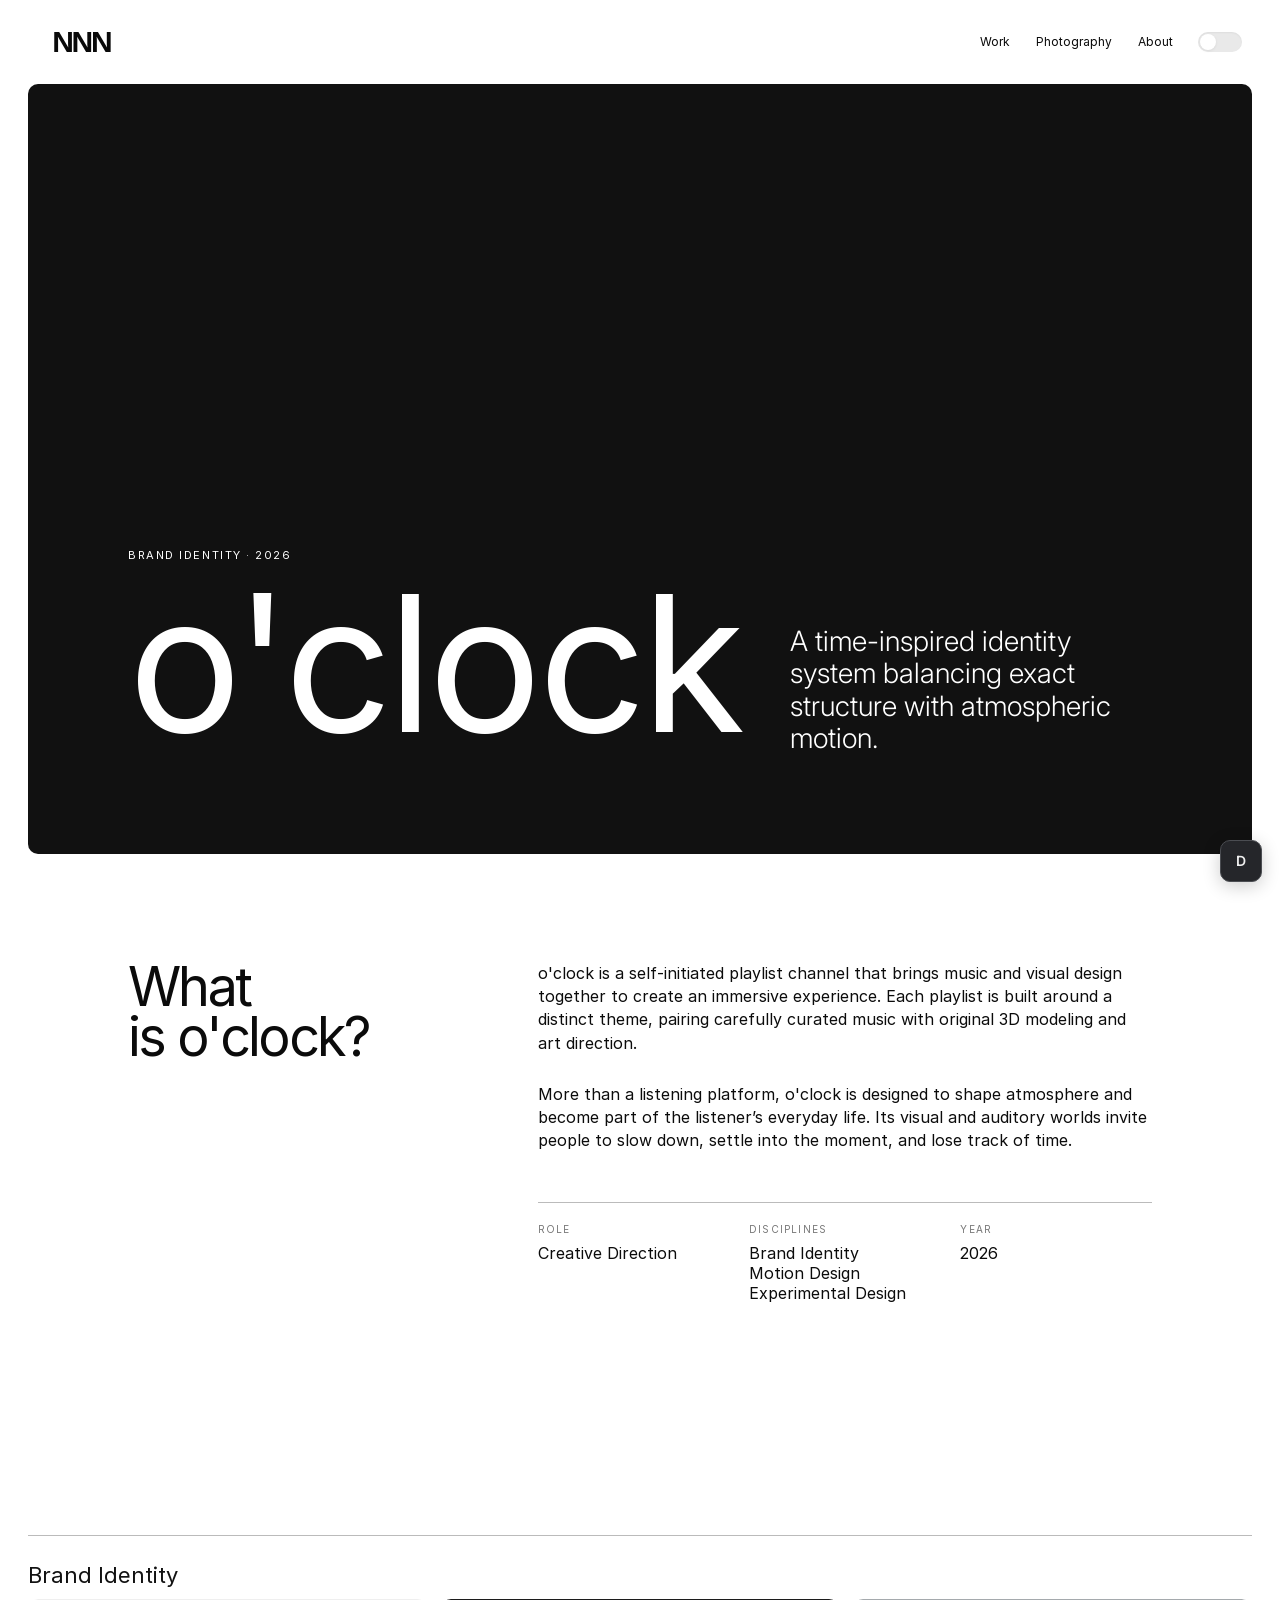
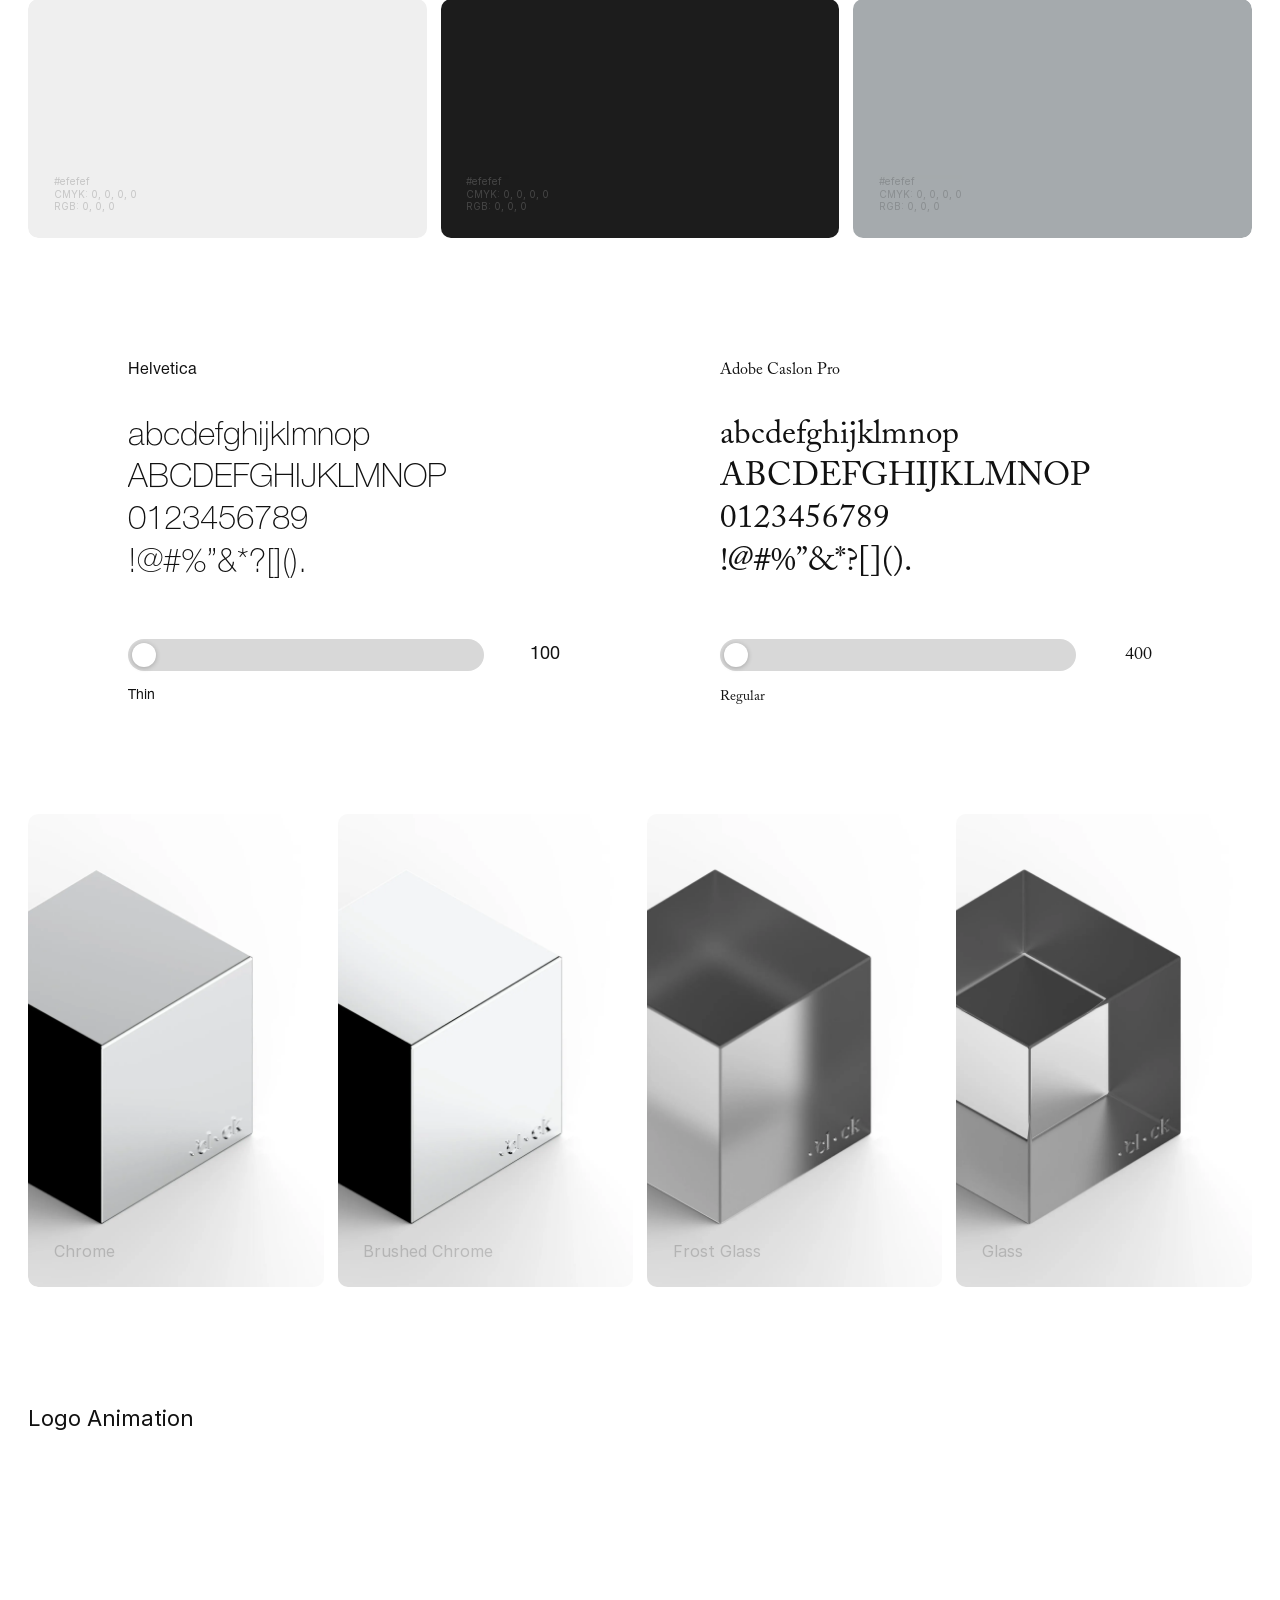
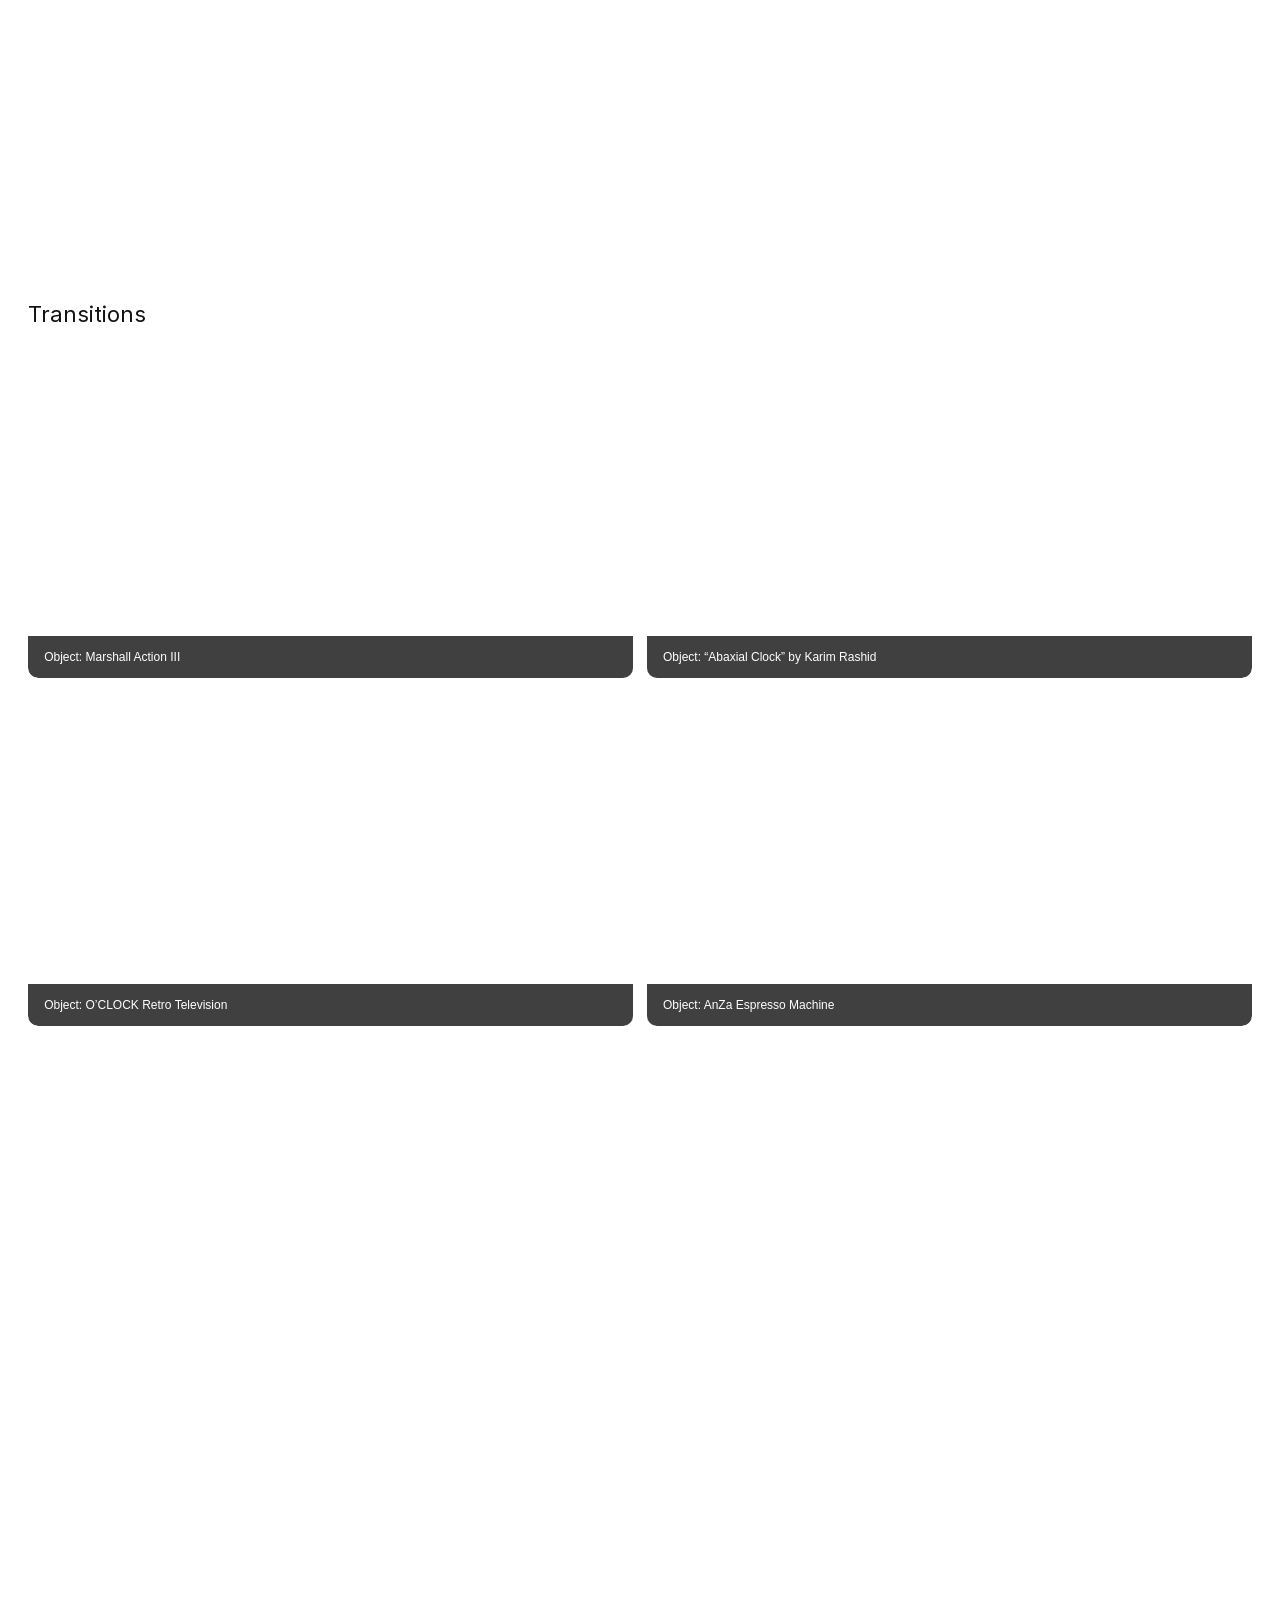
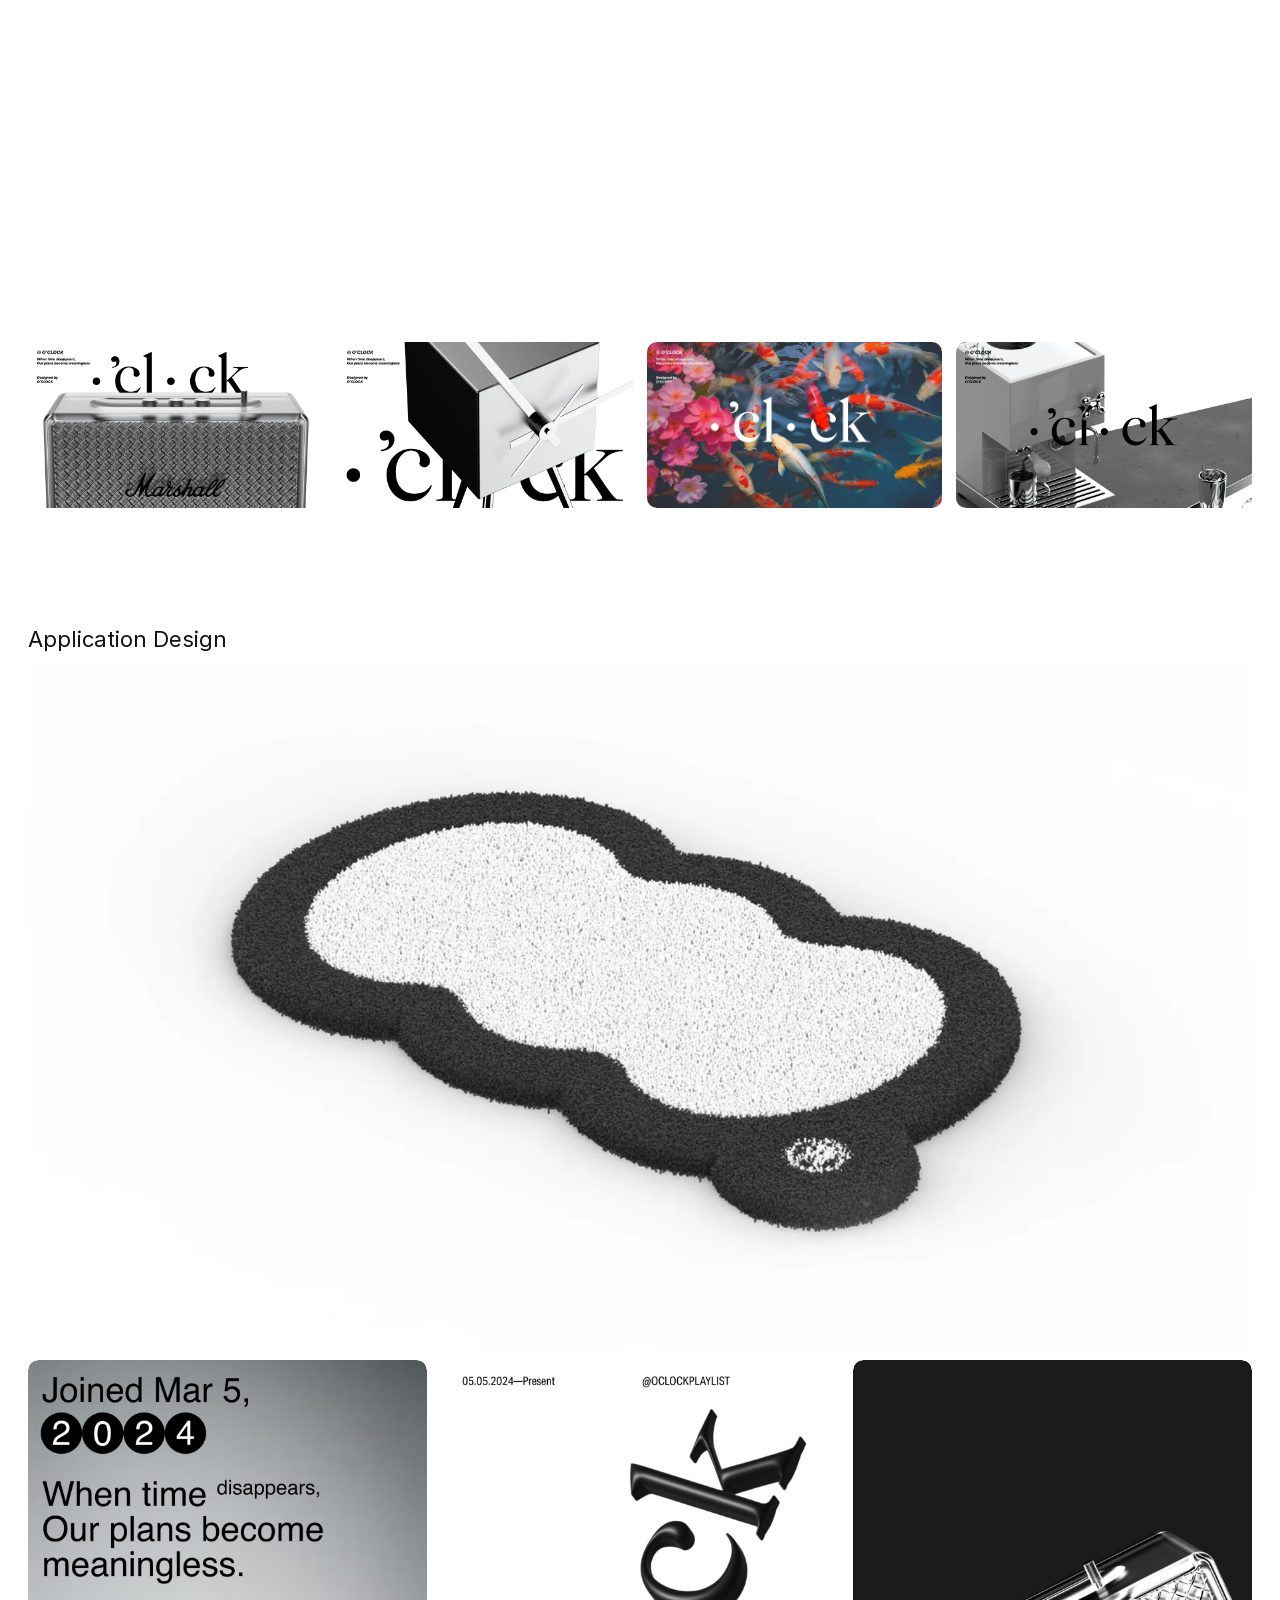
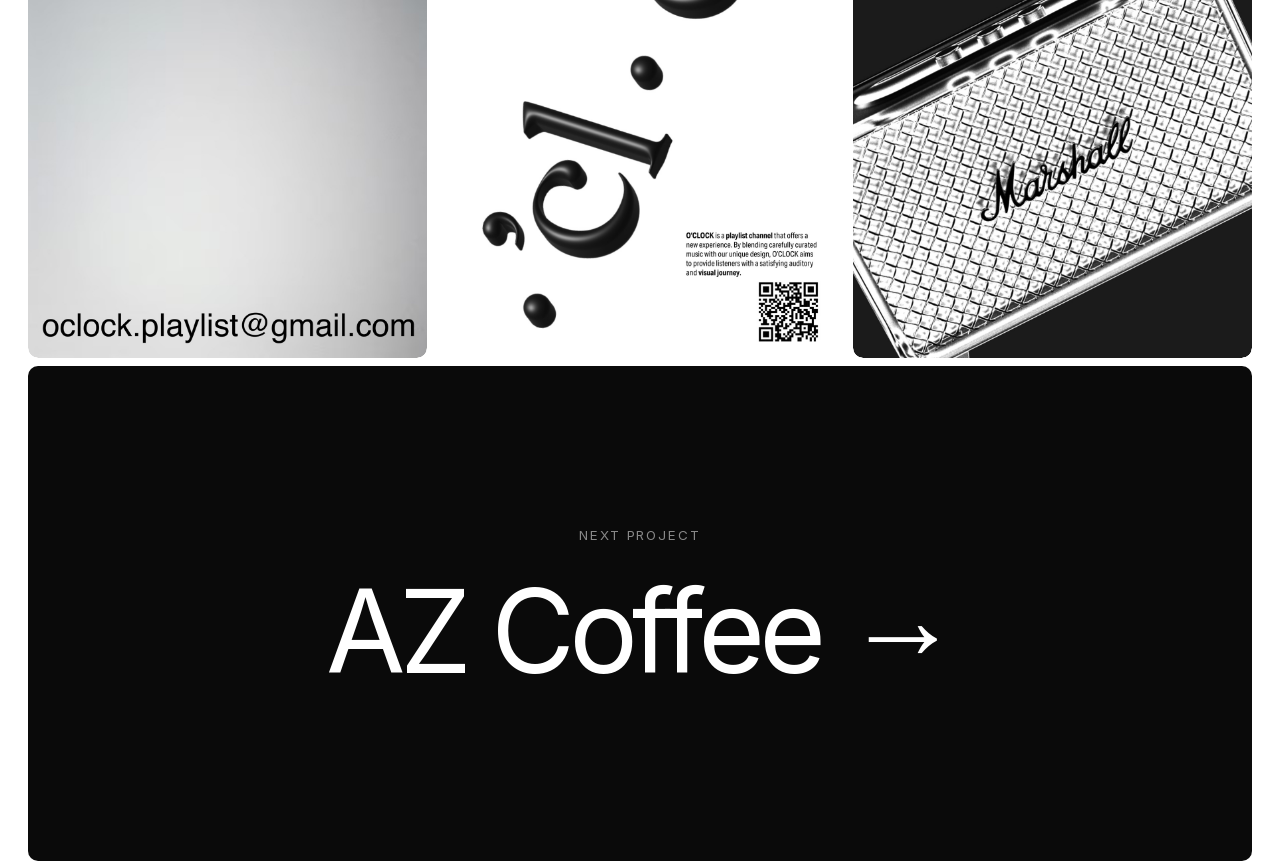
<file: eyebook.html>
<!doctype html>
<html lang="en"><head><meta charset="UTF-8"><meta name="viewport" content="width=device-width,initial-scale=1"><title>Eyebook — Nani Kim</title><link rel="stylesheet" href="./project.css"><link rel="stylesheet" href="./oclock-typography.css"><link rel="stylesheet" href="./editor-workspace.css"><style id="portfolio-user-styles">
body main{display:flex!important;flex-direction:column!important;gap:8px!important;padding-left:10px!important;padding-right:10px!important;box-sizing:border-box!important}body main>:is(section,.next-project){margin-left:0!important;margin-right:0!important;width:auto!important;min-width:0!important;box-sizing:border-box!important}body main>:is(.editor-columns,.custom-section,.editor-media-frame,.panel,.project-hero,.next-project),body main .editor-column,body main .project-gallery figure{border-radius:5px!important;overflow:hidden}body main>.editor-columns,body main>.project-gallery{padding:0!important;column-gap:8px!important}body main .editor-column>.editor-column-text{padding:100px 100px!important}body main>.custom-section{padding:100px 100px!important}
body main{padding-left:10px!important;padding-right:10px!important}body main>:is(section,.next-project){margin-left:0!important;margin-right:0!important}body .nav-wrap,body .project-nav{left:10px!important;right:10px!important}
body main{padding-top:calc(70px + 4px)!important;padding-bottom:4px!important}body main>:is(section,.next-project){margin-top:0!important;margin-bottom:0!important}
body main{display:flex!important;flex-direction:column!important;gap:8px!important}body main>:not(:first-child){margin-top:0px!important}
body main :is(.project-copy,.project-hero-copy,.hero-content),body main>:is(.about,.contact,.custom-section,.project-info),body .resume-header,body .resume-grid{padding-left:100px!important}
body main :is(.project-copy,.project-hero-copy,.hero-content),body main>:is(.about,.contact,.custom-section,.project-info),body .resume-header,body .resume-grid{padding-right:100px!important}
body main :is(.project-copy,.project-hero-copy,.hero-content),body main>:is(.about,.contact,.custom-section,.project-info),body .resume-header,body .resume-grid{padding-top:100px!important}
body main :is(.project-copy,.project-hero-copy,.hero-content),body main>:is(.about,.contact,.custom-section,.project-info),body .resume-header,body .resume-grid{padding-bottom:100px!important}
body main :is(.panel,.project-hero,.project-gallery figure,.next-project){border-radius:5px!important}
body main :is([data-project-grid],.project-gallery){column-gap:8px!important}
body main :is([data-project-grid],.project-gallery){row-gap:8px!important}</style><link rel="stylesheet" href="./responsive.css"></head><body style="" class=""><nav class="project-nav"><a href="./index.html#works">← All work</a><a href="./index.html">Nani Kim</a></nav><main data-project-template="oclock-v1" style="--section-gap: 8px; --canvas-x: 10px; --canvas-y: 4px; --global-pad-x: 100px; --global-pad-y: 100px; --grid-x: 8px; --grid-y: 8px; --editor-card-height: 770px; width: 100% !important;"><section class="project-hero editor-media-background" data-editable-section="" data-editor-id="23c0a8ee-184f-4db0-bbbf-1892b3bbe7b2" data-media-mode="cover" style="--image: none; --image-position: 50% 50%; min-height: 770px !important;"><video data-asset-id="dd3873fa-9e0d-49b1-84bf-e708aab57796" data-filename="o-clock_transition_playlist--4.mp4" data-bytes="1703270" preload="metadata" playsinline="" style="object-fit: cover !important; object-position: 50% 50% !important; pointer-events: none !important; border: 0px !important; outline: none !important;" loop="" autoplay="" muted="" disablepictureinpicture="" controlslist="nodownload nofullscreen noremoteplayback" tabindex="-1" src="./assets/editor-dd3873fa-9e0d-49b1-84bf-e708aab57796.mp4"></video><div class="project-hero-copy" style="text-align: left !important;"><div><p class="project-kicker" data-editable-text="">Brand identity · 2026</p><h1 data-editable-text="" class="" style="font-size: 189px !important;">o'clock</h1></div><p class="project-summary" data-editable-text="" style="font-size: 28px !important; font-weight: 300 !important; font-style: normal !important; font-family: Portfolio, Arial, sans-serif !important;">A time-inspired identity system balancing exact structure with atmospheric motion.</p></div></section><section class="project-info" data-editable-section="" data-editor-id="6a649e84-135e-46b4-881b-3e1a48d2241f" style="text-align: left !important;"><h2 data-editable-text="" class="" style="font-size: 54px !important; font-weight: 400 !important;">What is&nbsp;<span style="letter-spacing: -0.05em;" data-editable-text="" class="">o'clock?</span></h2><div><p data-editable-text="" class="" style="font-size: 16px !important; font-weight: 400 !important; font-family: Portfolio, Arial, sans-serif !important; font-style: normal !important; line-height: 1.45 !important;">o'clock is a self-initiated playlist channel that brings music and visual design together to create an immersive experience. Each playlist is built around a distinct theme, pairing carefully curated music with original 3D modeling and art direction.</p><p data-editable-text="" class="" style="font-size: 16px !important; font-weight: 400 !important;">More than a listening platform, o'clock is designed to shape atmosphere and become part of the listener’s everyday life. Its visual and auditory worlds invite people to slow down, settle into the moment, and lose track of time.</p><div class="project-meta"><div><span data-editable-text="" class="" style="font-weight: 400 !important;">Role</span><portfolio-text data-editable-text="" class="" style="font-weight: 400 !important;">Creative Direction</portfolio-text></div><div><span data-editable-text="" class="">Disciplines</span><portfolio-text data-editable-text="" class="" style="font-weight: 400 !important;">Brand Identity&nbsp;<br>Motion Design<br>Experimental Design<br></portfolio-text></div><div><span data-editable-text="">Year</span><portfolio-text data-editable-text="" class="" style="font-weight: 400 !important;">2026</portfolio-text></div></div></div></section><section class="editor-spacer" data-editable-section="" data-editor-created="spacer" data-layer-name="Spacer" data-spacer-height="100" style="height: 100px !important;" data-editor-id="768de2b1-9a33-455a-ad6c-261b74319f21"></section><section class="editor-line" data-editable-section="" data-editor-created="line" data-layer-name="Horizontal line" data-editor-id="b260879f-9846-4849-bd50-8d8bca08f446" style=""><hr></section><section class="editor-text-only" data-editable-section="" data-editor-created="plain-text" data-layer-name="Text" data-editor-id="51372c9e-d9f2-4026-ad6c-64e1810c5c96" style=""><p class="editor-plain-text" data-editable-text="" data-editor-inserted-text="true" style="font-size: 22px !important;">Brand Identity</p></section><section data-editable-section="" data-editor-created="columns" class="editor-columns panel" data-column-template="repeat(3,minmax(0,1fr))" style="grid-template-columns: repeat(3, minmax(0px, 1fr));" data-editor-id="0ca8424e-2813-4346-bd89-bda1f9f5ac4a"><div class="editor-column oclock-hover-card" data-editable-section="" data-editor-id="edeed553-8fda-4424-82f0-6294568f9207" style="background-color: rgb(239, 239, 239) !important; min-height: 230px !important;"><p data-column-text="" data-editable-text="" class="editor-column-text oclock-hover-caption" style="font-size: 10px !important; text-align: left !important; padding: 0px !important;">#efefef
CMYK: 0, 0, 0, 0
RGB: 0, 0, 0</p></div><div class="editor-column oclock-hover-card" data-editable-section="" data-editor-id="65c44652-625f-4daa-b51a-b4fd30d60fe1" style="background-color: rgb(28, 28, 28) !important;"><p data-column-text="" data-editable-text="" class="editor-column-text oclock-hover-caption" style="color: rgb(255, 255, 255) !important; font-size: 10px !important; line-height: 1.25 !important; text-align: left !important; padding: 0px !important;">#efefef
CMYK: 0, 0, 0, 0
RGB: 0, 0, 0</p></div><div class="editor-column oclock-hover-card" data-editable-section="" data-editor-id="e6df3547-dc6b-473e-a7c6-b2b40eed6e4e" style="background-color: rgb(165, 170, 173) !important;"><p data-column-text="" data-editable-text="" class="editor-column-text oclock-hover-caption" style="font-size: 10px !important; font-weight: 400 !important; text-align: left !important; padding: 0px !important;">#efefef<br>CMYK: 0, 0, 0, 0<br>RGB: 0, 0, 0</p></div></section><section class="oclock-type-lab editor-hoverable" data-editable-section="" data-layer-name="Typography comparison" data-oclock-type-lab="" data-editor-id="6fea8960-7532-4e21-8370-011b0e7ab985" style="--hover-y: 0px; --hover-scale: 1; --hover-rotate: 0deg; --hover-glow: 0px; --hover-duration: 350ms; transform: translate3d(0px, 0px, 0px) rotate(0deg) scale(1); text-align: left !important; width: 100% !important; padding: 100px !important; gap: 160px !important; z-index: 0 !important;" data-hover-scale="100" data-scale="100">
  <article class="type-specimen" data-font="helvetica" style="margin-top: 0px !important;" data-font-face="Thin">
    <h2 data-editable-text="" class="" style="font-size: 16px !important; transform: translate3d(0px, 16px, 0px) rotate(0deg) scale(1);" data-tx="0" data-ty="16">Helvetica</h2>
    <div class="type-characters" style="font-synthesis: none; font-weight: 100 !important; font-family: PortfolioHelvetica !important; font-style: normal !important;"><p data-editable-text="" class="" style="font-synthesis: none; font-size: 33px !important; letter-spacing: 0px !important; font-weight: 100 !important; font-family: PortfolioHelvetica !important; font-style: normal !important;">abcdefghijklmnop</p><p data-editable-text="" class="" style="font-synthesis: none; font-size: 33px !important; letter-spacing: 0px !important; font-weight: 100 !important; font-family: PortfolioHelvetica !important; font-style: normal !important;">ABCDEFGHIJKLMNOP</p><p data-editable-text="" class="" style="font-synthesis: none; letter-spacing: 0px !important; font-size: 33px !important; font-weight: 100 !important; font-family: PortfolioHelvetica !important; font-style: normal !important;">0123456789</p><p data-editable-text="" class="" style="font-synthesis: none; font-size: 33px !important; letter-spacing: 0px !important; font-weight: 100 !important; font-family: PortfolioHelvetica !important; font-style: normal !important;">!@#%”&amp;*?[]().</p></div>
    <div class="type-weight-control"><div class="type-weight-slider" role="slider" tabindex="0" aria-label="Helvetica font weight" aria-valuemin="100" aria-valuemax="900" aria-valuenow="100" aria-valuetext="100 Thin"><span class="type-weight-knob" style="left: 0%;"></span></div><output class="type-weight-number">100</output></div><span class="type-weight-label" data-editable-text="" style="font-size: 14px !important;">Thin</span>
  </article>
  <article class="type-specimen" data-font="caslon" style="margin-top: 0px !important;" data-font-face="Regular">
    <h2 data-editable-text="" class="" style="font-size: 16px !important; transform: translate3d(0px, 16px, 0px) rotate(0deg) scale(1);" data-tx="0" data-ty="16">Adobe Caslon Pro</h2>
    <div class="type-characters" style="font-synthesis: none; font-weight: 400 !important; font-family: PortfolioCaslon !important; font-style: normal !important;"><p data-editable-text="" class="" style="font-synthesis: none; font-size: 33px !important; letter-spacing: 0px !important; font-weight: 400 !important; font-family: PortfolioCaslon !important; font-style: normal !important;">abcdefghijklmnop</p><p data-editable-text="" class="" style="font-synthesis: none; font-size: 33px !important; letter-spacing: 0px !important; font-weight: 400 !important; font-family: PortfolioCaslon !important; font-style: normal !important;">ABCDEFGHIJKLMNOP</p><p data-editable-text="" class="" style="font-synthesis: none; font-size: 33px !important; letter-spacing: 0px !important; font-weight: 400 !important; font-family: PortfolioCaslon !important; font-style: normal !important;">0123456789</p><p data-editable-text="" class="" style="font-synthesis: none; font-size: 33px !important; letter-spacing: 0px !important; font-weight: 400 !important; font-family: PortfolioCaslon !important; font-style: normal !important;">!@#%”&amp;*?[]().</p></div>
    <div class="type-weight-control"><div class="type-weight-slider" role="slider" tabindex="0" aria-label="Adobe Caslon Pro font weight" aria-valuemin="400" aria-valuemax="700" aria-valuenow="400" aria-valuetext="400 Regular"><span class="type-weight-knob" style="left: 0%;"></span></div><output class="type-weight-number">400</output></div><span class="type-weight-label" data-editable-text="" style="font-size: 14px !important;">Regular</span>
  </article>
</section><section data-editable-section="" data-editor-created="columns" class="editor-columns panel" data-column-template="repeat(4,minmax(0,1fr))" style="grid-template-columns: repeat(4, minmax(0px, 1fr));" data-editor-id="f7e5b292-369c-45d8-a1f6-c60f9207b336"><div class="editor-column editor-media-frame oclock-hover-card" data-editable-section="" data-editor-id="28faf842-6286-4b2f-b68c-b030b5b7b270" data-media-mode="cover" style="--image-position: 50% 50%;"><img data-asset-id="56d16e52-ebdc-403f-b88a-f79dc61fbb81" data-filename="O_CLOCK_Material_Original_Brushed-Chrome.jpg" data-bytes="12688" alt="O CLOCK Material Original Brushed Chrome" loading="lazy" decoding="async" width="1200" height="1920" style="object-fit: cover !important; object-position: 50% 50% !important;" src="./assets/editor-56d16e52-ebdc-403f-b88a-f79dc61fbb81.webp"><p data-column-text="" data-editable-text="" class="editor-column-text oclock-hover-caption" style="box-sizing: border-box !important; padding: 0px !important; text-align: left !important;">Chrome</p></div><div class="editor-column editor-media-frame oclock-hover-card" data-editable-section="" data-editor-id="72afbf37-cb52-4adb-a8dc-8e5a0e340794" data-media-mode="cover" style="--image-position: 50% 50%;"><img data-asset-id="19638048-8eb5-401b-9459-5a0a725ee319" data-filename="O_CLOCK_Material_Original_Chrome.jpg" data-bytes="13976" alt="O CLOCK Material Original Chrome" loading="lazy" decoding="async" width="1200" height="1920" style="object-fit: cover !important; object-position: 50% 50% !important;" src="./assets/editor-19638048-8eb5-401b-9459-5a0a725ee319.webp"><p class="editor-column-text oclock-hover-caption" data-column-text="" data-editable-text="" style="text-align: left !important; padding: 0px !important;">Brushed Chrome</p></div><div class="editor-column editor-media-frame oclock-hover-card" data-editable-section="" data-editor-id="b5a2f8c9-812b-4a76-906e-3ee370d0533b" data-media-mode="cover" style="--image-position: 50% 50%;"><img data-asset-id="d1ca6779-e7b0-4923-ae80-350d5b7cfb04" data-filename="O_CLOCK_Material_Original_Frost-Glass.jpg" data-bytes="12924" alt="O CLOCK Material Original Frost Glass" loading="lazy" decoding="async" width="1200" height="1920" style="object-fit: cover !important; object-position: 50% 50% !important;" src="./assets/editor-d1ca6779-e7b0-4923-ae80-350d5b7cfb04.webp"><p class="editor-column-text oclock-hover-caption" data-column-text="" data-editable-text="" style="text-align: left !important; padding: 0px !important;">Frost Glass</p></div><div class="editor-column editor-media-frame oclock-hover-card" data-editable-section="" data-editor-id="fba3cb93-e293-4ae3-80d5-46cc48f3b97d" data-media-mode="cover" style="--image-position: 50% 50%;"><img data-asset-id="70447e94-5ca5-4d7c-9f3f-9435c492dee7" data-filename="O_CLOCK_Material_Original_Glass.jpg" data-bytes="15974" alt="O CLOCK Material Original Glass" loading="lazy" decoding="async" width="1200" height="1920" style="object-fit: cover !important; object-position: 50% 50% !important;" src="./assets/editor-70447e94-5ca5-4d7c-9f3f-9435c492dee7.webp"><p class="editor-column-text oclock-hover-caption" data-column-text="" data-editable-text="" style="text-align: left !important; padding: 0px !important;">Glass</p></div></section><section class="editor-spacer" data-editable-section="" data-editor-created="spacer" data-layer-name="Spacer" data-spacer-height="100" style="height: 100px !important;" data-editor-id="b8c34c14-8546-4e70-b008-d5259567bdec"></section><section class="editor-text-only" data-editable-section="" data-editor-created="plain-text" data-layer-name="Text" data-editor-id="e729f29c-da5a-4088-b777-42b19a86c89a" style=""><p class="editor-plain-text" data-editable-text="" data-editor-inserted-text="true" style="font-size: 22px !important;">Logo Animation</p></section><section data-editable-section="" data-editor-created="columns" class="editor-columns panel" data-column-template="58.4% 41.6%" style="grid-template-columns: 58.4% 41.6%;" data-editor-id="43a2f3ff-711d-43ae-a440-db58aec4da8a"><div class="editor-column editor-media-frame" data-editable-section="" data-editor-id="f9324aaf-8af7-4f5f-8534-b36528d039ab" data-media-mode="cover" style="--image-position: 50% 50%;"><video data-asset-id="e18267e9-8abd-4cf8-96a4-ca6c7c57f31d" data-filename="O_CLOCK_Logo-Animation.mp4" data-bytes="1837254" preload="metadata" playsinline="" style="object-fit: cover !important; object-position: 50% 50% !important; pointer-events: none !important; border: 0px !important; outline: none !important;" loop="" autoplay="" muted="" disablepictureinpicture="" controlslist="nodownload nofullscreen noremoteplayback" tabindex="-1" src="./assets/editor-e18267e9-8abd-4cf8-96a4-ca6c7c57f31d.mp4"></video><section class="editor-spacer" data-editable-section="" data-editor-created="spacer" data-layer-name="Spacer" data-spacer-height="100" style="height: 100px !important;" data-editor-id="2138e66b-50fa-4c8a-b788-8eff2b95ab3e"></section><section class="editor-text-only" data-editable-section="" data-editor-created="plain-text" data-layer-name="Text" data-editor-id="4a11c4ec-92ed-4641-8e47-9855cb730a6e" style=""><p class="editor-plain-text" data-editable-text="" data-editor-inserted-text="true" style="font-size: 22px !important;">Transitions</p></section></div><div class="editor-column editor-media-frame" data-editable-section="" data-editor-id="a19b8261-e755-4195-98bb-65ced44b310f" data-media-mode="cover" style="--image-position: 50% 50%; width: 100% !important;" data-focal-x="50" data-focal-y="50"><video data-asset-id="9b2d6f15-390e-46b7-b091-dd28e4bbd32c" data-filename="For Website.mp4" data-bytes="2074369" loop="" muted="" autoplay="" preload="metadata" playsinline="" style="object-fit: cover !important; object-position: 50% 50% !important; pointer-events: none !important; border: 0px !important; outline: none !important;" disablepictureinpicture="" controlslist="nodownload nofullscreen noremoteplayback" tabindex="-1" src="./assets/editor-9b2d6f15-390e-46b7-b091-dd28e4bbd32c.mp4"></video></div></section><section data-editable-section="" data-editor-created="columns" class="editor-columns panel" data-column-template="1fr 1fr" style="grid-template-columns: 1fr 1fr;" data-editor-id="779f4811-3403-4853-b2cb-e59a01a9ef4f"><div class="editor-column editor-media-frame" data-editable-section="" data-editor-id="768530f8-e55c-40bf-bb19-f3326732eef9" data-media-mode="cover" style="--image-position: 50% 50%;"><video data-asset-id="ed517caa-bfcc-4c75-abfd-5f78b902acd0" data-filename="O_CLOCK_Transition_Playlist-1.mp4" data-bytes="1298903" loop="" muted="" autoplay="" preload="metadata" playsinline="" style="object-fit: cover !important; object-position: 50% 50% !important; pointer-events: none !important; border: 0px !important; outline: none !important;" disablepictureinpicture="" controlslist="nodownload nofullscreen noremoteplayback" tabindex="-1" src="./assets/editor-ed517caa-bfcc-4c75-abfd-5f78b902acd0.mp4"></video><p class="editor-caption" data-editable-text="">Object: Marshall Action III</p></div><div class="editor-column editor-media-frame" data-editable-section="" data-editor-id="4e4178b6-9dd5-4758-b791-724fbceb7a09" data-media-mode="cover" style="--image-position: 50% 50%;"><video data-asset-id="5d60cc4a-a40f-4efb-81aa-bc24f3ebcab5" data-filename="O_CLOCK_Transition_Playlist-2.mp4" data-bytes="1868735" preload="metadata" playsinline="" style="object-fit: cover !important; object-position: 50% 50% !important; pointer-events: none !important; border: 0px !important; outline: none !important;" loop="" autoplay="" muted="" disablepictureinpicture="" controlslist="nodownload nofullscreen noremoteplayback" tabindex="-1" src="./assets/editor-5d60cc4a-a40f-4efb-81aa-bc24f3ebcab5.mp4"></video><p class="editor-caption" data-editable-text="">Object: “Abaxial Clock” by Karim Rashid</p></div></section><section data-editable-section="" data-editor-created="columns" class="editor-columns panel" data-column-template="41.4% 58.6%" style="grid-template-columns: 41.4% 58.6%;" data-editor-id="223f5654-003c-460f-aa2d-dc5329cf9841"><div class="editor-column editor-media-frame" data-editable-section="" data-editor-id="d5732ae9-e82b-42be-b588-f3e4427a9e9b" data-media-mode="cover" style="--image-position: 50% 50%;"><video data-asset-id="df998d91-fd14-4b30-a244-2ecd2cdda032" data-filename="O_CLOCK_Transition_Playlist-3.mp4" data-bytes="2960197" preload="metadata" playsinline="" style="object-fit: cover !important; object-position: 50% 50% !important; pointer-events: none !important; border: 0px !important; outline: none !important;" loop="" autoplay="" muted="" disablepictureinpicture="" controlslist="nodownload nofullscreen noremoteplayback" tabindex="-1" src="./assets/editor-df998d91-fd14-4b30-a244-2ecd2cdda032.mp4"></video><p class="editor-caption" data-editable-text="">Object: O’CLOCK Retro Television</p></div><div class="editor-column editor-media-frame" data-editable-section="" data-editor-id="ad7eccab-7897-4823-bb64-4d55b886fb7d" data-media-mode="cover" style="--image-position: 50% 50%;"><video data-asset-id="07e357c0-2722-493b-9442-ab195630d657" data-filename="o-clock_transition_playlist--4.mp4" data-bytes="1698306" preload="metadata" playsinline="" style="object-fit: cover !important; object-position: 50% 50% !important; pointer-events: none !important; border: 0px !important; outline: none !important;" loop="" autoplay="" muted="" disablepictureinpicture="" controlslist="nodownload nofullscreen noremoteplayback" tabindex="-1" src="./assets/editor-07e357c0-2722-493b-9442-ab195630d657.mp4"></video><p class="editor-caption" data-editable-text="">Object: AnZa Espresso Machine</p></div></section><section class="project-gallery" data-editable-section="" data-editor-id="bca535a0-47ff-4833-94e6-6baeae95b626" style="text-align: left !important;"><figure data-editable-section="" data-editor-id="10149fe8-cd93-44db-b0ee-5c9dbe5d6536" style="--image-position: 50% 50%; transform: translate3d(0px, 0px, 0px) rotate(0deg) scale(0.8); margin-left: 0px !important; margin-top: 0px !important; background-color: transparent !important; text-align: left !important; width: 100% !important; height: 100svh !important; min-height: 100svh !important; aspect-ratio: auto !important;" class="editor-media-frame" data-media-mode="fullscreen" data-focal-x="50" data-focal-y="50" data-scale="80" data-editor-locked="false" data-previous-frame-style="{&quot;height&quot;:&quot;&quot;,&quot;minHeight&quot;:&quot;&quot;,&quot;aspectRatio&quot;:&quot;&quot;}"><video data-asset-id="3d8d1c5b-56c3-4501-951a-a23ba2665575" data-filename="SHORTS.mp4" data-bytes="19091071" loop="" muted="" autoplay="" preload="metadata" playsinline="" style="object-fit: cover !important; object-position: 50% 50% !important; pointer-events: none !important; border: 0px !important; outline: none !important;" disablepictureinpicture="" controlslist="nodownload nofullscreen noremoteplayback" tabindex="-1" src="./assets/editor-3d8d1c5b-56c3-4501-951a-a23ba2665575.mp4"></video></figure></section><section data-editable-section="" data-editor-created="columns" class="editor-columns panel" data-column-template="repeat(4,minmax(0,1fr))" style="grid-template-columns: repeat(4, minmax(0px, 1fr));" data-editor-id="f7c5ccd4-7c8f-48a7-a3de-e83bd5b3d577"><div class="editor-column editor-media-frame" data-editable-section="" data-editor-id="8834c56c-93be-47b0-92de-f27709cfd3b6" data-media-mode="cover" style="--image-position: 50% 50%;" data-link="https://www.youtube.com/watch?v=c6PexglZQUE&amp;t=419s&amp;ab_channel=%EC%98%A4%ED%81%B4%EB%9D%BDO%27CLOCK" role="link" tabindex="0"><img data-asset-id="ecfa8078-ea4e-4e5f-abe6-cd56c85c2f4e" data-filename="O_CLOCK_Thumbnail_Playlist-1.png" data-bytes="146672" alt="O CLOCK Thumbnail Playlist 1" loading="lazy" decoding="async" width="1920" height="1080" style="object-fit: cover !important; object-position: 50% 50% !important;" src="./assets/editor-ecfa8078-ea4e-4e5f-abe6-cd56c85c2f4e.webp"></div><div class="editor-column editor-media-frame" data-editable-section="" data-editor-id="515da645-2431-4a3a-8cda-3b6c6ee3c71c" data-media-mode="cover" style="--image-position: 50% 50%;" data-link="https://www.youtube.com/watch?v=yzEiWDxLFNk&amp;t=1098s" role="link" tabindex="0"><img data-asset-id="cd4fc493-0082-412f-99e0-da0a6ad3d9f4" data-filename="O_CLOCK_Thumbnail_Playlist-2.png" data-bytes="57432" alt="O CLOCK Thumbnail Playlist 2" loading="lazy" decoding="async" width="1920" height="1080" style="object-fit: cover !important; object-position: 50% 50% !important;" src="./assets/editor-cd4fc493-0082-412f-99e0-da0a6ad3d9f4.webp"></div><div class="editor-column editor-media-frame" data-editable-section="" data-editor-id="e1bf8212-5c71-49e5-8a36-43b2d596d90a" data-media-mode="cover" style="--image-position: 50% 50%;" data-link="https://www.youtube.com/watch?v=TRx0i3Quu3c&amp;t=1181s" role="link" tabindex="0"><img data-asset-id="3c5ee655-de9f-456e-8feb-ee512cf2673e" data-filename="O_CLOCK_Thumbnail_Playlist-3.jpg" data-bytes="216642" alt="O CLOCK Thumbnail Playlist 3" loading="lazy" decoding="async" width="1280" height="720" style="object-fit: cover !important; object-position: 50% 50% !important;" src="./assets/editor-3c5ee655-de9f-456e-8feb-ee512cf2673e.webp"></div><div class="editor-column editor-media-frame" data-editable-section="" data-editor-id="8f788149-69ba-47fc-bb8a-97c6abacd054" data-media-mode="cover" style="--image-position: 50% 50%;" data-link="https://www.youtube.com/watch?v=vppMRbFgT8o" role="link" tabindex="0"><img data-asset-id="7b2cc059-8176-4acc-a167-834b151e1062" data-filename="CAFE-THUMBNAIL.png" data-bytes="68918" alt="O CLOCK Thumbnail Playlist 4" loading="lazy" decoding="async" width="1920" height="1080" style="object-fit: cover !important; object-position: 50% 50% !important;" src="./assets/editor-7b2cc059-8176-4acc-a167-834b151e1062.webp"></div></section><section class="editor-spacer" data-editable-section="" data-editor-created="spacer" data-layer-name="Spacer" data-spacer-height="100" style="height: 100px !important; min-height: 0px !important;" data-editor-id="b0ba0ed2-58a8-43be-86d2-34a7b339fa32"></section><section class="editor-text-only" data-editable-section="" data-editor-created="plain-text" data-layer-name="Text" data-editor-id="70d30213-1bee-47d7-9eff-ba231db4fed8"><p class="editor-plain-text" data-editable-text="" data-editor-inserted-text="true" style="font-size: 22px !important;">Application Design</p></section><section data-gallery-mode="slideshow" data-gallery-columns="1" data-gallery-gap="8" data-gallery-height="500" data-gallery-interval="1.2" data-gallery-speed="0" data-gallery-nav="none" data-gallery-fit="contain" data-gallery-horizontal="center" data-gallery-vertical="center" data-gallery-autoplay="true" data-gallery-captions="true" data-gallery-fullwidth="true" data-gallery-zoom="true" data-gallery-shuffle="false" data-gallery-effect="fade" data-gallery-frame="original" data-gallery-pause-hover="false" data-gallery-preview="true" data-editable-section="" data-layer-name="Photo gallery" data-editor-created="gallery" class="editor-photo-gallery panel" style="--gallery-columns: 1; --gallery-gap: 8px; --gallery-height: 500px; --gallery-speed: 0s; --gallery-fit: contain; --gallery-position: center center; --gallery-visible: 1; --gallery-original-height: 1890px; min-height: 630px !important;" data-editor-id="e2c7dac9-d8f6-4440-bf84-462487ef006d"><figure class="gallery-slide" style=""><img data-asset-id="f85f9c35-91d4-4a59-a5d1-574dd3ab65cb" data-filename="Web 1920 – 10.png" alt="Web 1920 – 10" loading="lazy" decoding="async" src="./assets/editor-f85f9c35-91d4-4a59-a5d1-574dd3ab65cb.webp"></figure><figure class="gallery-slide" style=""><img data-asset-id="5ecda859-594f-42b1-82e3-4075bc7cbf23" data-filename="Web 1920 – 9.png" alt="Web 1920 – 9" loading="lazy" decoding="async" src="./assets/editor-5ecda859-594f-42b1-82e3-4075bc7cbf23.webp"></figure><figure class="gallery-slide" style=""><img data-asset-id="3e59815f-3b32-4b6c-8b26-f315cdbb6d67" data-filename="Web 1920 – 8.png" alt="Web 1920 – 8" loading="lazy" decoding="async" src="./assets/editor-3e59815f-3b32-4b6c-8b26-f315cdbb6d67.webp"></figure></section><section data-editable-section="" data-editor-created="columns" class="editor-columns panel oclock-poster-row" data-column-template="repeat(3,minmax(0,1fr))" style="grid-template-columns: repeat(3, minmax(0px, 1fr));" data-editor-id="3dc0cb58-9d38-4aad-9ba0-d42d12d81225" data-oclock-posters="v1" data-layer-name="O’CLOCK posters · 3 columns"><div class="editor-column" data-editable-section="" data-editor-id="6b47ac90-00df-46ce-9942-4f4e5a34b8ce" style=""><section class="editor-photo-gallery panel" data-editable-section="" data-editor-created="gallery" data-layer-name="Typography posters" data-gallery-mode="slideshow" data-gallery-columns="1" data-gallery-gap="8" data-gallery-speed="0" data-gallery-interval="1.2" data-gallery-effect="fade" data-gallery-frame="original" data-gallery-nav="none" data-gallery-fit="contain" data-gallery-horizontal="center" data-gallery-vertical="center" data-gallery-autoplay="true" data-gallery-captions="true" data-gallery-fullwidth="true" data-gallery-zoom="false" data-gallery-shuffle="false" data-gallery-pause-hover="false" data-gallery-preview="true" data-gallery-height="500" style="--gallery-columns: 1; --gallery-gap: 8px; --gallery-height: 500px; --gallery-speed: 0s; --gallery-fit: contain; --gallery-position: center center; --gallery-visible: 1; --gallery-original-height: 622.5px;" data-editor-id="80b9f72c-59ad-4258-a137-6ba3eece55c0"><figure class="gallery-slide" style=""><img src="./assets/oclock-poster-type-serif.jpg" width="1200" height="1800" alt="O’CLOCK type serif poster" decoding="async" loading="lazy"></figure><figure class="gallery-slide" style=""><img src="./assets/oclock-poster-type-sans.jpg" width="1200" height="1800" alt="O’CLOCK type sans poster" decoding="async" loading="lazy"></figure></section></div><div class="editor-column" data-editable-section="" data-editor-id="d99ac291-1519-4596-82f0-2b4160fdcea3" style=""><section class="editor-photo-gallery panel" data-editable-section="" data-editor-created="gallery" data-layer-name="3D posters" data-gallery-mode="slideshow" data-gallery-columns="1" data-gallery-gap="8" data-gallery-speed="0" data-gallery-interval="1.2" data-gallery-effect="fade" data-gallery-frame="original" data-gallery-nav="none" data-gallery-fit="contain" data-gallery-horizontal="center" data-gallery-vertical="center" data-gallery-autoplay="true" data-gallery-captions="true" data-gallery-fullwidth="true" data-gallery-zoom="false" data-gallery-shuffle="false" data-gallery-pause-hover="false" data-gallery-preview="true" data-gallery-height="500" style="--gallery-columns: 1; --gallery-gap: 8px; --gallery-height: 500px; --gallery-speed: 0s; --gallery-fit: contain; --gallery-position: center center; --gallery-visible: 1; --gallery-original-height: 622.5px;" data-editor-id="61c44253-e054-4761-856a-0f613d3c90bd"><figure class="gallery-slide" style=""><img src="./assets/oclock-poster-clock.jpg" width="1200" height="1800" alt="O’CLOCK clock poster" decoding="async" loading="lazy"></figure><figure class="gallery-slide" style=""><img src="./assets/oclock-poster-mark.jpg" width="1200" height="1800" alt="O’CLOCK mark poster" decoding="async" loading="lazy"></figure></section></div><div class="editor-column" data-editable-section="" data-editor-id="050dd4fe-05fe-460a-bbac-e65972f0cf9d" style=""><section class="editor-photo-gallery panel" data-editable-section="" data-editor-created="gallery" data-layer-name="Radio poster" data-gallery-mode="slideshow" data-gallery-columns="1" data-gallery-gap="8" data-gallery-speed="0" data-gallery-interval="1.2" data-gallery-effect="fade" data-gallery-frame="original" data-gallery-nav="none" data-gallery-fit="contain" data-gallery-horizontal="center" data-gallery-vertical="center" data-gallery-autoplay="true" data-gallery-captions="true" data-gallery-fullwidth="true" data-gallery-zoom="false" data-gallery-shuffle="false" data-gallery-pause-hover="false" data-gallery-preview="true" data-gallery-height="500" style="--gallery-columns: 1; --gallery-gap: 8px; --gallery-height: 500px; --gallery-speed: 0s; --gallery-fit: contain; --gallery-position: center center; --gallery-visible: 1; --gallery-original-height: 622.5px;" data-editor-id="9bba7080-a319-4e3c-a799-a681568791e4"><figure class="gallery-slide" style=""><img src="./assets/oclock-poster-radio.jpg" width="1200" height="1800" alt="O’CLOCK radio poster" decoding="async" loading="lazy"></figure></section></div></section><a class="next-project" href="./az-coffee.html" data-editable-section="" data-editor-id="3292720e-a3bc-4b5a-9d14-b0cba09423d7" style="" data-next-style-restored="1"><span><small data-editable-text="">Next project</small><strong data-editable-text="">AZ Coffee →</strong></span></a></main><script src="./editor-template.js"></script><script src="./editor-media.js"></script><script src="./editor-core.js"></script>
  <script src="./oclock-typography.js"></script>
<script src="./responsive.js"></script></body></html>
</file>
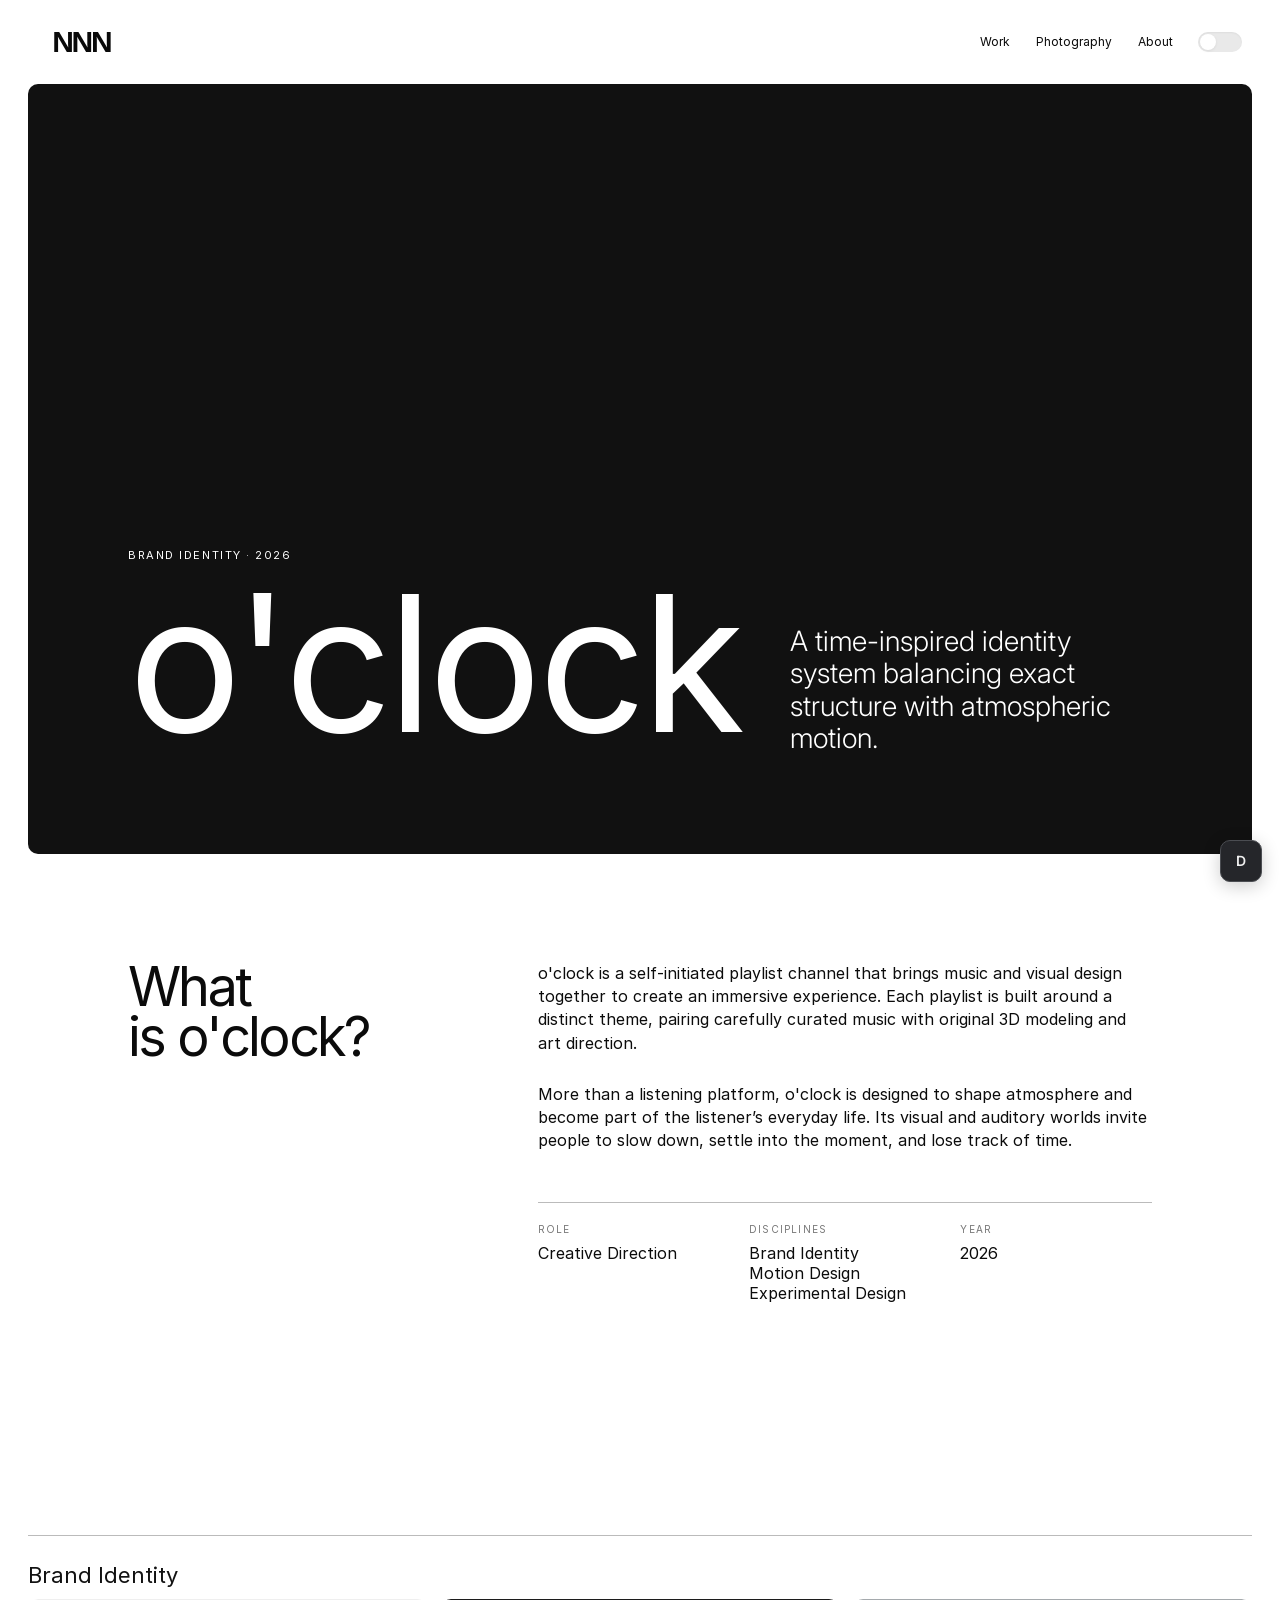
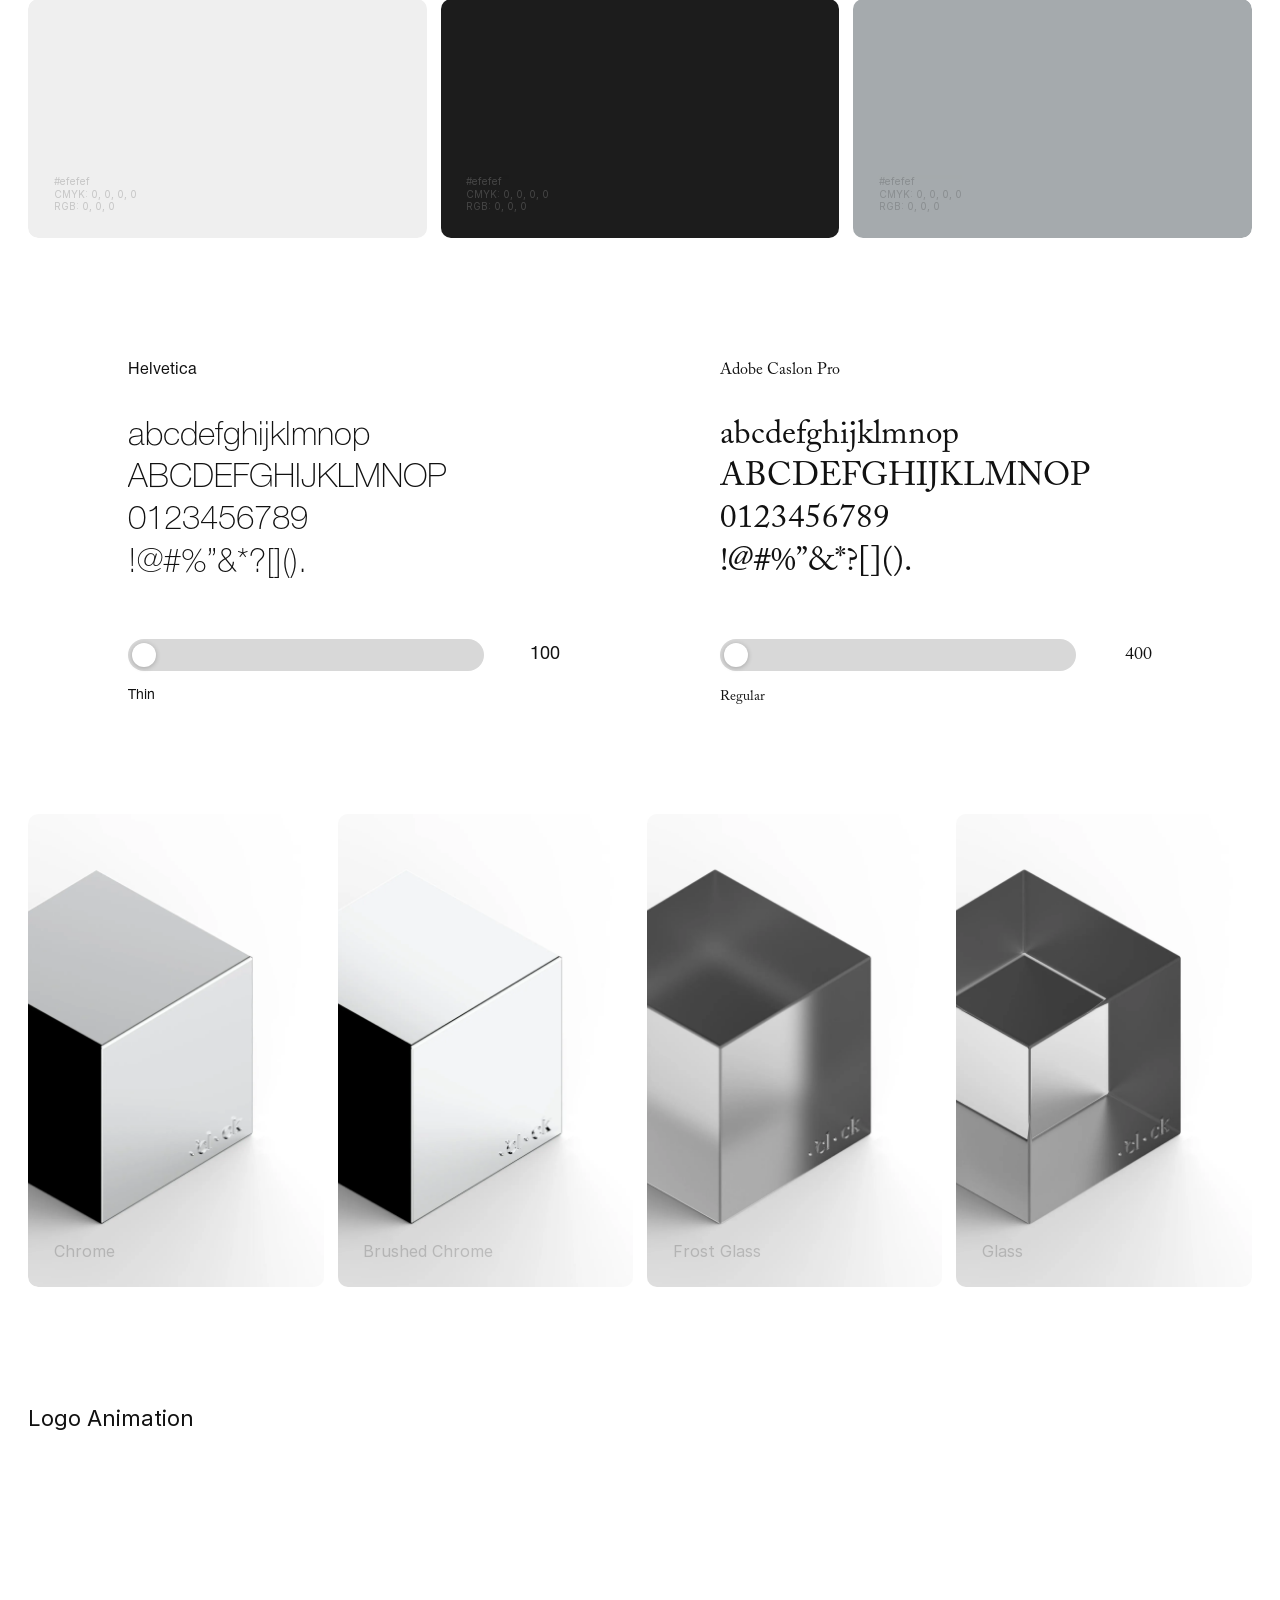
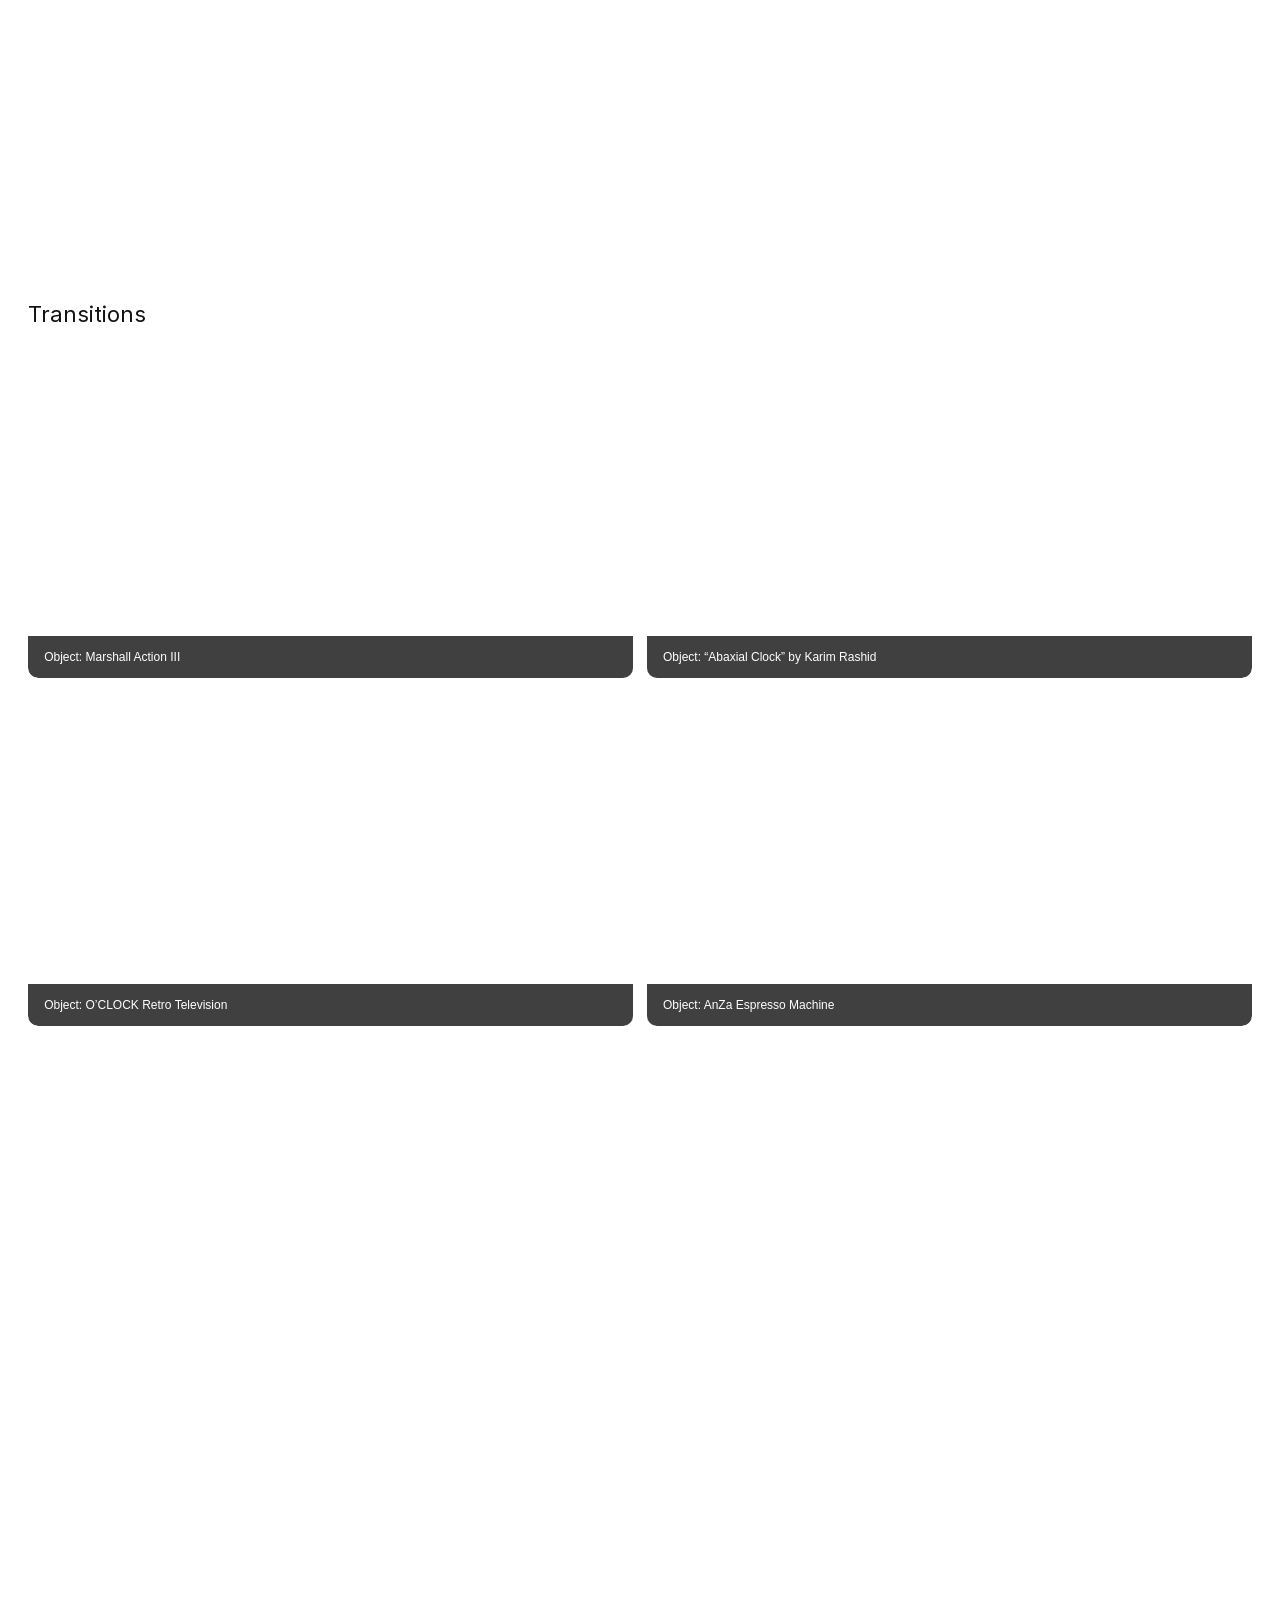
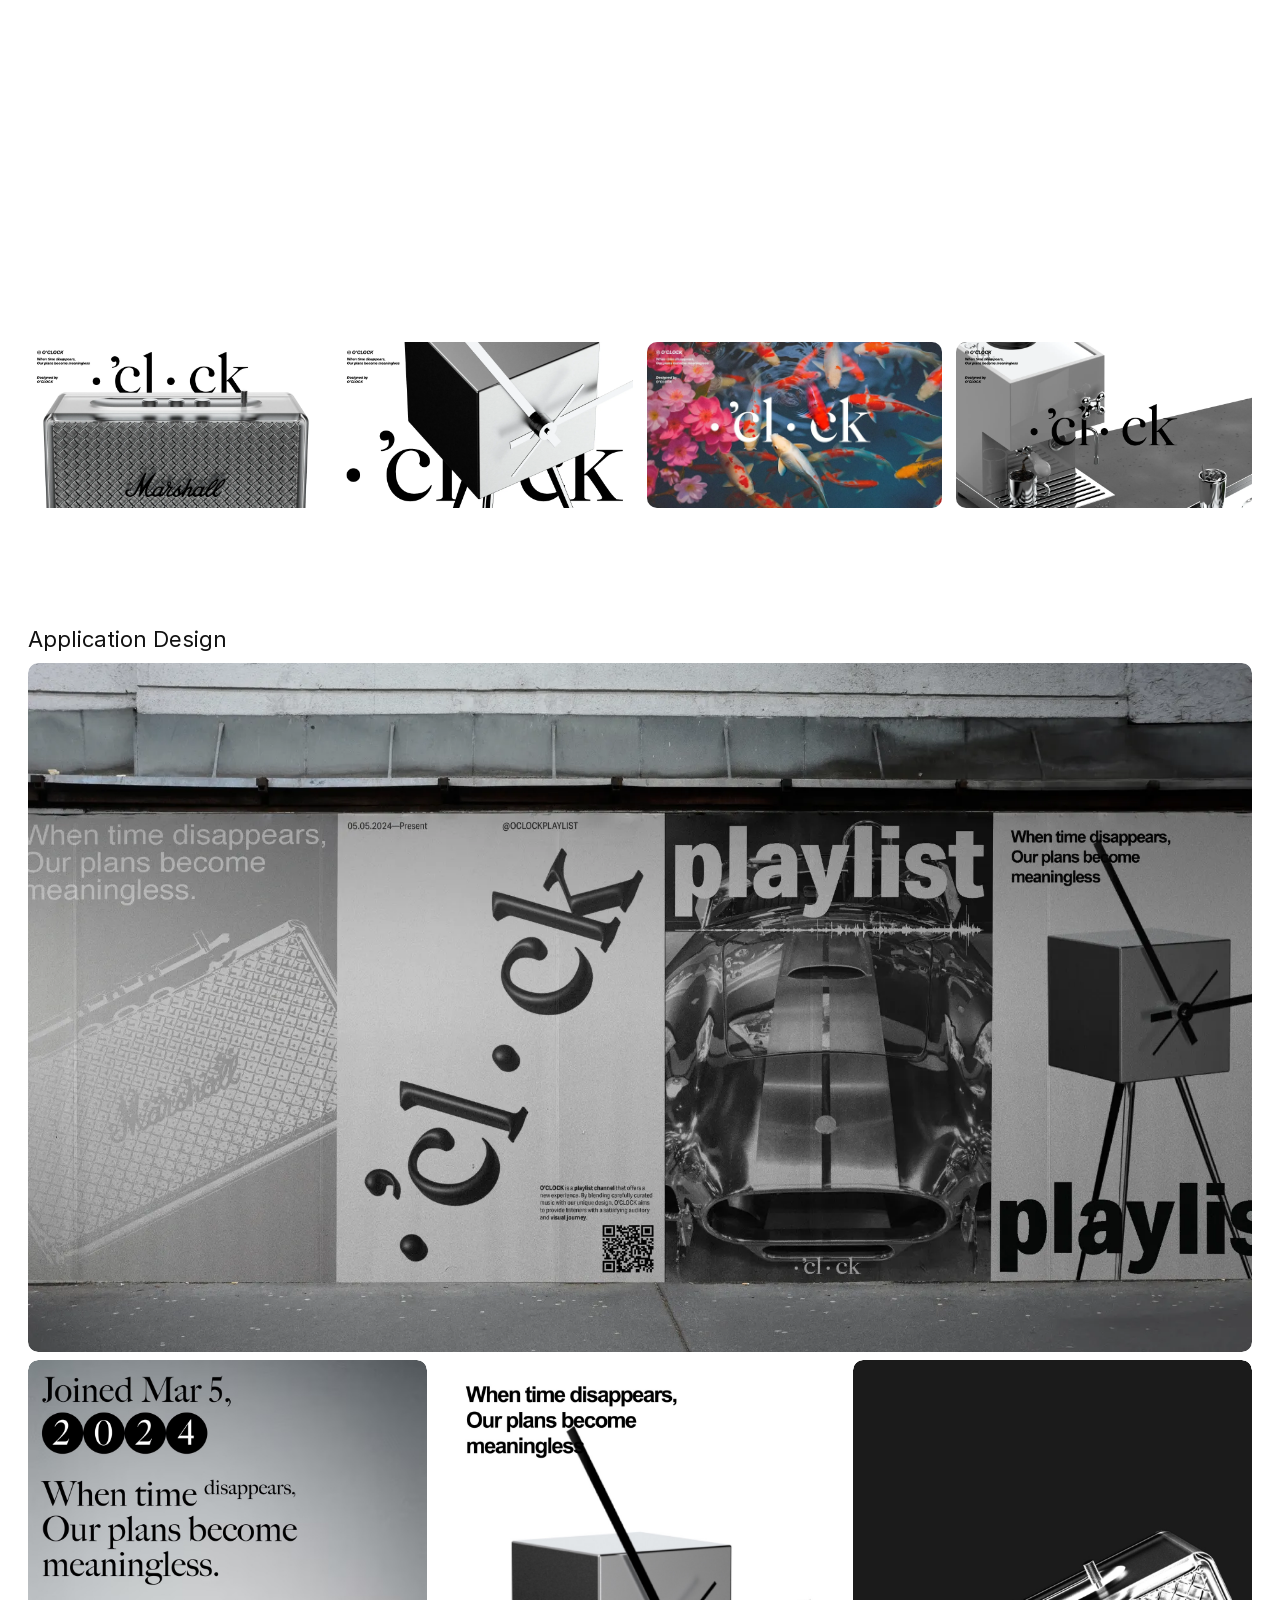
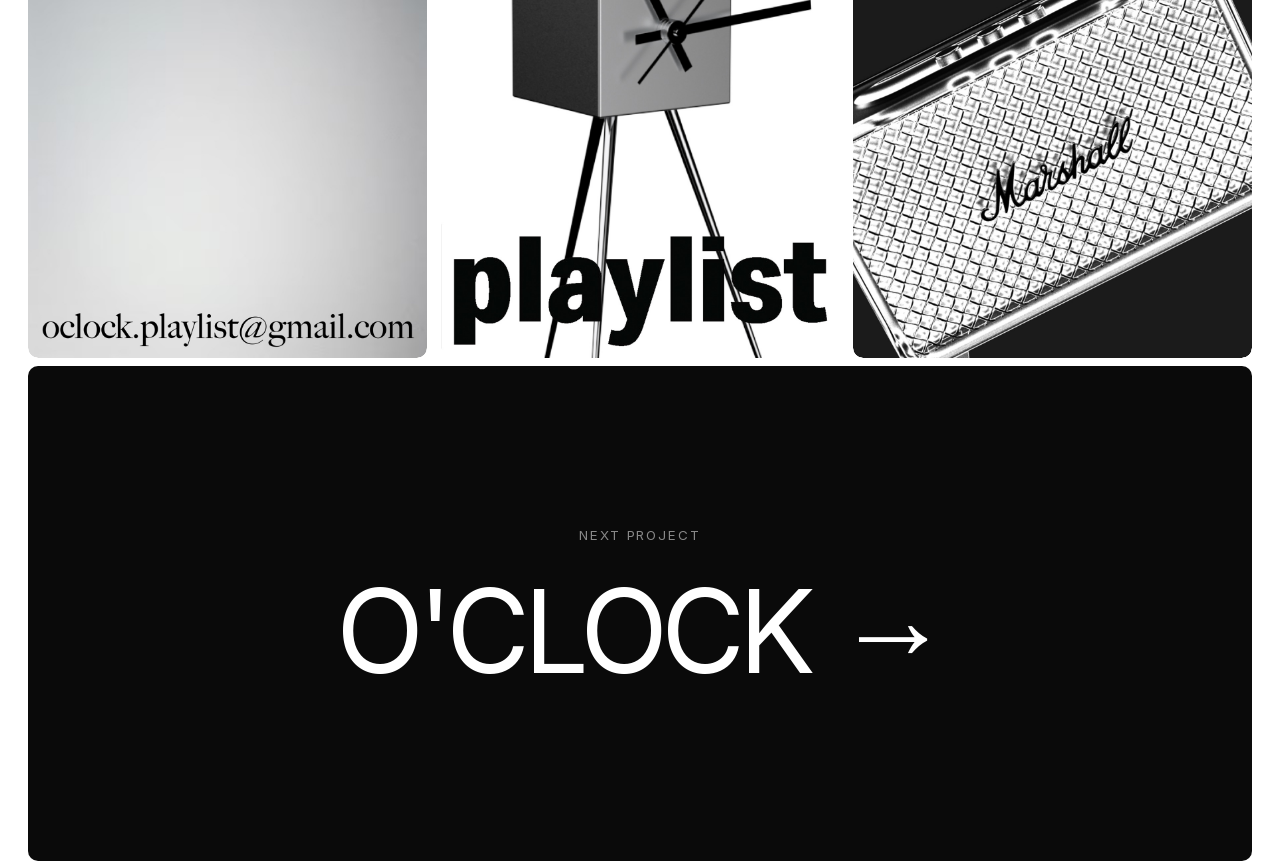
<file: impressionism.html>
<!doctype html>
<html lang="en"><head><meta charset="UTF-8"><meta name="viewport" content="width=device-width,initial-scale=1"><title>Impressionism — Nani Kim</title><link rel="stylesheet" href="./project.css"><link rel="stylesheet" href="./oclock-typography.css"><link rel="stylesheet" href="./editor-workspace.css"><style id="portfolio-user-styles">
body main{display:flex!important;flex-direction:column!important;gap:8px!important;padding-left:10px!important;padding-right:10px!important;box-sizing:border-box!important}body main>:is(section,.next-project){margin-left:0!important;margin-right:0!important;width:auto!important;min-width:0!important;box-sizing:border-box!important}body main>:is(.editor-columns,.custom-section,.editor-media-frame,.panel,.project-hero,.next-project),body main .editor-column,body main .project-gallery figure{border-radius:5px!important;overflow:hidden}body main>.editor-columns,body main>.project-gallery{padding:0!important;column-gap:8px!important}body main .editor-column>.editor-column-text{padding:100px 100px!important}body main>.custom-section{padding:100px 100px!important}
body main{padding-left:10px!important;padding-right:10px!important}body main>:is(section,.next-project){margin-left:0!important;margin-right:0!important}body .nav-wrap,body .project-nav{left:10px!important;right:10px!important}
body main{padding-top:calc(70px + 4px)!important;padding-bottom:4px!important}body main>:is(section,.next-project){margin-top:0!important;margin-bottom:0!important}
body main{display:flex!important;flex-direction:column!important;gap:8px!important}body main>:not(:first-child){margin-top:0px!important}
body main :is(.project-copy,.project-hero-copy,.hero-content),body main>:is(.about,.contact,.custom-section,.project-info),body .resume-header,body .resume-grid{padding-left:100px!important}
body main :is(.project-copy,.project-hero-copy,.hero-content),body main>:is(.about,.contact,.custom-section,.project-info),body .resume-header,body .resume-grid{padding-right:100px!important}
body main :is(.project-copy,.project-hero-copy,.hero-content),body main>:is(.about,.contact,.custom-section,.project-info),body .resume-header,body .resume-grid{padding-top:100px!important}
body main :is(.project-copy,.project-hero-copy,.hero-content),body main>:is(.about,.contact,.custom-section,.project-info),body .resume-header,body .resume-grid{padding-bottom:100px!important}
body main :is(.panel,.project-hero,.project-gallery figure,.next-project){border-radius:5px!important}
body main :is([data-project-grid],.project-gallery){column-gap:8px!important}
body main :is([data-project-grid],.project-gallery){row-gap:8px!important}</style><link rel="stylesheet" href="./responsive.css"></head><body style="" class=""><nav class="project-nav"><a href="./index.html#works">← All work</a><a href="./index.html">Nani Kim</a></nav><main data-project-template="oclock-v1" style="--section-gap: 8px; --canvas-x: 10px; --canvas-y: 4px; --global-pad-x: 100px; --global-pad-y: 100px; --grid-x: 8px; --grid-y: 8px; --editor-card-height: 770px; width: 100% !important;"><section class="project-hero editor-media-background" data-editable-section="" data-editor-id="23c0a8ee-184f-4db0-bbbf-1892b3bbe7b2" data-media-mode="cover" style="--image: none; --image-position: 50% 50%; min-height: 770px !important;"><video data-asset-id="dd3873fa-9e0d-49b1-84bf-e708aab57796" data-filename="o-clock_transition_playlist--4.mp4" data-bytes="1703270" preload="metadata" playsinline="" style="object-fit: cover !important; object-position: 50% 50% !important; pointer-events: none !important; border: 0px !important; outline: none !important;" loop="" autoplay="" muted="" disablepictureinpicture="" controlslist="nodownload nofullscreen noremoteplayback" tabindex="-1" src="./assets/editor-dd3873fa-9e0d-49b1-84bf-e708aab57796.mp4"></video><div class="project-hero-copy" style="text-align: left !important;"><div><p class="project-kicker" data-editable-text="">Brand identity · 2026</p><h1 data-editable-text="" class="" style="font-size: 189px !important;">o'clock</h1></div><p class="project-summary" data-editable-text="" style="font-size: 28px !important; font-weight: 300 !important; font-style: normal !important; font-family: Portfolio, Arial, sans-serif !important;">A time-inspired identity system balancing exact structure with atmospheric motion.</p></div></section><section class="project-info" data-editable-section="" data-editor-id="6a649e84-135e-46b4-881b-3e1a48d2241f" style="text-align: left !important;"><h2 data-editable-text="" class="" style="font-size: 54px !important; font-weight: 400 !important;">What is&nbsp;<span style="letter-spacing: -0.05em;" data-editable-text="" class="">o'clock?</span></h2><div><p data-editable-text="" class="" style="font-size: 16px !important; font-weight: 400 !important; font-family: Portfolio, Arial, sans-serif !important; font-style: normal !important; line-height: 1.45 !important;">o'clock is a self-initiated playlist channel that brings music and visual design together to create an immersive experience. Each playlist is built around a distinct theme, pairing carefully curated music with original 3D modeling and art direction.</p><p data-editable-text="" class="" style="font-size: 16px !important; font-weight: 400 !important;">More than a listening platform, o'clock is designed to shape atmosphere and become part of the listener’s everyday life. Its visual and auditory worlds invite people to slow down, settle into the moment, and lose track of time.</p><div class="project-meta"><div><span data-editable-text="" class="" style="font-weight: 400 !important;">Role</span><portfolio-text data-editable-text="" class="" style="font-weight: 400 !important;">Creative Direction</portfolio-text></div><div><span data-editable-text="" class="">Disciplines</span><portfolio-text data-editable-text="" class="" style="font-weight: 400 !important;">Brand Identity&nbsp;<br>Motion Design<br>Experimental Design<br></portfolio-text></div><div><span data-editable-text="">Year</span><portfolio-text data-editable-text="" class="" style="font-weight: 400 !important;">2026</portfolio-text></div></div></div></section><section class="editor-spacer" data-editable-section="" data-editor-created="spacer" data-layer-name="Spacer" data-spacer-height="100" style="height: 100px !important;" data-editor-id="768de2b1-9a33-455a-ad6c-261b74319f21"></section><section class="editor-line" data-editable-section="" data-editor-created="line" data-layer-name="Horizontal line" data-editor-id="b260879f-9846-4849-bd50-8d8bca08f446" style=""><hr></section><section class="editor-text-only" data-editable-section="" data-editor-created="plain-text" data-layer-name="Text" data-editor-id="51372c9e-d9f2-4026-ad6c-64e1810c5c96" style=""><p class="editor-plain-text" data-editable-text="" data-editor-inserted-text="true" style="font-size: 22px !important;">Brand Identity</p></section><section data-editable-section="" data-editor-created="columns" class="editor-columns panel" data-column-template="repeat(3,minmax(0,1fr))" style="grid-template-columns: repeat(3, minmax(0px, 1fr));" data-editor-id="0ca8424e-2813-4346-bd89-bda1f9f5ac4a"><div class="editor-column oclock-hover-card" data-editable-section="" data-editor-id="edeed553-8fda-4424-82f0-6294568f9207" style="background-color: rgb(239, 239, 239) !important; min-height: 230px !important;"><p data-column-text="" data-editable-text="" class="editor-column-text oclock-hover-caption" style="font-size: 10px !important; text-align: left !important; padding: 0px !important;">#efefef
CMYK: 0, 0, 0, 0
RGB: 0, 0, 0</p></div><div class="editor-column oclock-hover-card" data-editable-section="" data-editor-id="65c44652-625f-4daa-b51a-b4fd30d60fe1" style="background-color: rgb(28, 28, 28) !important;"><p data-column-text="" data-editable-text="" class="editor-column-text oclock-hover-caption" style="color: rgb(255, 255, 255) !important; font-size: 10px !important; line-height: 1.25 !important; text-align: left !important; padding: 0px !important;">#efefef
CMYK: 0, 0, 0, 0
RGB: 0, 0, 0</p></div><div class="editor-column oclock-hover-card" data-editable-section="" data-editor-id="e6df3547-dc6b-473e-a7c6-b2b40eed6e4e" style="background-color: rgb(165, 170, 173) !important;"><p data-column-text="" data-editable-text="" class="editor-column-text oclock-hover-caption" style="font-size: 10px !important; font-weight: 400 !important; text-align: left !important; padding: 0px !important;">#efefef<br>CMYK: 0, 0, 0, 0<br>RGB: 0, 0, 0</p></div></section><section class="oclock-type-lab editor-hoverable" data-editable-section="" data-layer-name="Typography comparison" data-oclock-type-lab="" data-editor-id="6fea8960-7532-4e21-8370-011b0e7ab985" style="--hover-y: 0px; --hover-scale: 1; --hover-rotate: 0deg; --hover-glow: 0px; --hover-duration: 350ms; transform: translate3d(0px, 0px, 0px) rotate(0deg) scale(1); text-align: left !important; width: 100% !important; padding: 100px !important; gap: 160px !important; z-index: 0 !important;" data-hover-scale="100" data-scale="100">
  <article class="type-specimen" data-font="helvetica" style="margin-top: 0px !important;" data-font-face="Thin">
    <h2 data-editable-text="" class="" style="font-size: 16px !important; transform: translate3d(0px, 16px, 0px) rotate(0deg) scale(1);" data-tx="0" data-ty="16">Helvetica</h2>
    <div class="type-characters" style="font-synthesis: none; font-weight: 100 !important; font-family: PortfolioHelvetica !important; font-style: normal !important;"><p data-editable-text="" class="" style="font-synthesis: none; font-size: 33px !important; letter-spacing: 0px !important; font-weight: 100 !important; font-family: PortfolioHelvetica !important; font-style: normal !important;">abcdefghijklmnop</p><p data-editable-text="" class="" style="font-synthesis: none; font-size: 33px !important; letter-spacing: 0px !important; font-weight: 100 !important; font-family: PortfolioHelvetica !important; font-style: normal !important;">ABCDEFGHIJKLMNOP</p><p data-editable-text="" class="" style="font-synthesis: none; letter-spacing: 0px !important; font-size: 33px !important; font-weight: 100 !important; font-family: PortfolioHelvetica !important; font-style: normal !important;">0123456789</p><p data-editable-text="" class="" style="font-synthesis: none; font-size: 33px !important; letter-spacing: 0px !important; font-weight: 100 !important; font-family: PortfolioHelvetica !important; font-style: normal !important;">!@#%”&amp;*?[]().</p></div>
    <div class="type-weight-control"><div class="type-weight-slider" role="slider" tabindex="0" aria-label="Helvetica font weight" aria-valuemin="100" aria-valuemax="900" aria-valuenow="100" aria-valuetext="100 Thin"><span class="type-weight-knob" style="left: 0%;"></span></div><output class="type-weight-number">100</output></div><span class="type-weight-label" data-editable-text="" style="font-size: 14px !important;">Thin</span>
  </article>
  <article class="type-specimen" data-font="caslon" style="margin-top: 0px !important;" data-font-face="Regular">
    <h2 data-editable-text="" class="" style="font-size: 16px !important; transform: translate3d(0px, 16px, 0px) rotate(0deg) scale(1);" data-tx="0" data-ty="16">Adobe Caslon Pro</h2>
    <div class="type-characters" style="font-synthesis: none; font-weight: 400 !important; font-family: PortfolioCaslon !important; font-style: normal !important;"><p data-editable-text="" class="" style="font-synthesis: none; font-size: 33px !important; letter-spacing: 0px !important; font-weight: 400 !important; font-family: PortfolioCaslon !important; font-style: normal !important;">abcdefghijklmnop</p><p data-editable-text="" class="" style="font-synthesis: none; font-size: 33px !important; letter-spacing: 0px !important; font-weight: 400 !important; font-family: PortfolioCaslon !important; font-style: normal !important;">ABCDEFGHIJKLMNOP</p><p data-editable-text="" class="" style="font-synthesis: none; font-size: 33px !important; letter-spacing: 0px !important; font-weight: 400 !important; font-family: PortfolioCaslon !important; font-style: normal !important;">0123456789</p><p data-editable-text="" class="" style="font-synthesis: none; font-size: 33px !important; letter-spacing: 0px !important; font-weight: 400 !important; font-family: PortfolioCaslon !important; font-style: normal !important;">!@#%”&amp;*?[]().</p></div>
    <div class="type-weight-control"><div class="type-weight-slider" role="slider" tabindex="0" aria-label="Adobe Caslon Pro font weight" aria-valuemin="400" aria-valuemax="700" aria-valuenow="400" aria-valuetext="400 Regular"><span class="type-weight-knob" style="left: 0%;"></span></div><output class="type-weight-number">400</output></div><span class="type-weight-label" data-editable-text="" style="font-size: 14px !important;">Regular</span>
  </article>
</section><section data-editable-section="" data-editor-created="columns" class="editor-columns panel" data-column-template="repeat(4,minmax(0,1fr))" style="grid-template-columns: repeat(4, minmax(0px, 1fr));" data-editor-id="f7e5b292-369c-45d8-a1f6-c60f9207b336"><div class="editor-column editor-media-frame oclock-hover-card" data-editable-section="" data-editor-id="28faf842-6286-4b2f-b68c-b030b5b7b270" data-media-mode="cover" style="--image-position: 50% 50%;"><img data-asset-id="56d16e52-ebdc-403f-b88a-f79dc61fbb81" data-filename="O_CLOCK_Material_Original_Brushed-Chrome.jpg" data-bytes="12688" alt="O CLOCK Material Original Brushed Chrome" loading="lazy" decoding="async" width="1200" height="1920" style="object-fit: cover !important; object-position: 50% 50% !important;" src="./assets/editor-56d16e52-ebdc-403f-b88a-f79dc61fbb81.webp"><p data-column-text="" data-editable-text="" class="editor-column-text oclock-hover-caption" style="box-sizing: border-box !important; padding: 0px !important; text-align: left !important;">Chrome</p></div><div class="editor-column editor-media-frame oclock-hover-card" data-editable-section="" data-editor-id="72afbf37-cb52-4adb-a8dc-8e5a0e340794" data-media-mode="cover" style="--image-position: 50% 50%;"><img data-asset-id="19638048-8eb5-401b-9459-5a0a725ee319" data-filename="O_CLOCK_Material_Original_Chrome.jpg" data-bytes="13976" alt="O CLOCK Material Original Chrome" loading="lazy" decoding="async" width="1200" height="1920" style="object-fit: cover !important; object-position: 50% 50% !important;" src="./assets/editor-19638048-8eb5-401b-9459-5a0a725ee319.webp"><p class="editor-column-text oclock-hover-caption" data-column-text="" data-editable-text="" style="text-align: left !important; padding: 0px !important;">Brushed Chrome</p></div><div class="editor-column editor-media-frame oclock-hover-card" data-editable-section="" data-editor-id="b5a2f8c9-812b-4a76-906e-3ee370d0533b" data-media-mode="cover" style="--image-position: 50% 50%;"><img data-asset-id="d1ca6779-e7b0-4923-ae80-350d5b7cfb04" data-filename="O_CLOCK_Material_Original_Frost-Glass.jpg" data-bytes="12924" alt="O CLOCK Material Original Frost Glass" loading="lazy" decoding="async" width="1200" height="1920" style="object-fit: cover !important; object-position: 50% 50% !important;" src="./assets/editor-d1ca6779-e7b0-4923-ae80-350d5b7cfb04.webp"><p class="editor-column-text oclock-hover-caption" data-column-text="" data-editable-text="" style="text-align: left !important; padding: 0px !important;">Frost Glass</p></div><div class="editor-column editor-media-frame oclock-hover-card" data-editable-section="" data-editor-id="fba3cb93-e293-4ae3-80d5-46cc48f3b97d" data-media-mode="cover" style="--image-position: 50% 50%;"><img data-asset-id="70447e94-5ca5-4d7c-9f3f-9435c492dee7" data-filename="O_CLOCK_Material_Original_Glass.jpg" data-bytes="15974" alt="O CLOCK Material Original Glass" loading="lazy" decoding="async" width="1200" height="1920" style="object-fit: cover !important; object-position: 50% 50% !important;" src="./assets/editor-70447e94-5ca5-4d7c-9f3f-9435c492dee7.webp"><p class="editor-column-text oclock-hover-caption" data-column-text="" data-editable-text="" style="text-align: left !important; padding: 0px !important;">Glass</p></div></section><section class="editor-spacer" data-editable-section="" data-editor-created="spacer" data-layer-name="Spacer" data-spacer-height="100" style="height: 100px !important;" data-editor-id="b8c34c14-8546-4e70-b008-d5259567bdec"></section><section class="editor-text-only" data-editable-section="" data-editor-created="plain-text" data-layer-name="Text" data-editor-id="e729f29c-da5a-4088-b777-42b19a86c89a" style=""><p class="editor-plain-text" data-editable-text="" data-editor-inserted-text="true" style="font-size: 22px !important;">Logo Animation</p></section><section data-editable-section="" data-editor-created="columns" class="editor-columns panel" data-column-template="58.4% 41.6%" style="grid-template-columns: 58.4% 41.6%;" data-editor-id="43a2f3ff-711d-43ae-a440-db58aec4da8a"><div class="editor-column editor-media-frame" data-editable-section="" data-editor-id="f9324aaf-8af7-4f5f-8534-b36528d039ab" data-media-mode="cover" style="--image-position: 50% 50%;"><video data-asset-id="e18267e9-8abd-4cf8-96a4-ca6c7c57f31d" data-filename="O_CLOCK_Logo-Animation.mp4" data-bytes="1837254" preload="metadata" playsinline="" style="object-fit: cover !important; object-position: 50% 50% !important; pointer-events: none !important; border: 0px !important; outline: none !important;" loop="" autoplay="" muted="" disablepictureinpicture="" controlslist="nodownload nofullscreen noremoteplayback" tabindex="-1" src="./assets/editor-e18267e9-8abd-4cf8-96a4-ca6c7c57f31d.mp4"></video><section class="editor-spacer" data-editable-section="" data-editor-created="spacer" data-layer-name="Spacer" data-spacer-height="100" style="height: 100px !important;" data-editor-id="2138e66b-50fa-4c8a-b788-8eff2b95ab3e"></section><section class="editor-text-only" data-editable-section="" data-editor-created="plain-text" data-layer-name="Text" data-editor-id="4a11c4ec-92ed-4641-8e47-9855cb730a6e" style=""><p class="editor-plain-text" data-editable-text="" data-editor-inserted-text="true" style="font-size: 22px !important;">Transitions</p></section></div><div class="editor-column editor-media-frame" data-editable-section="" data-editor-id="a19b8261-e755-4195-98bb-65ced44b310f" data-media-mode="cover" style="--image-position: 50% 50%; width: 100% !important;" data-focal-x="50" data-focal-y="50"><video data-asset-id="9b2d6f15-390e-46b7-b091-dd28e4bbd32c" data-filename="For Website.mp4" data-bytes="2074369" loop="" muted="" autoplay="" preload="metadata" playsinline="" style="object-fit: cover !important; object-position: 50% 50% !important; pointer-events: none !important; border: 0px !important; outline: none !important;" disablepictureinpicture="" controlslist="nodownload nofullscreen noremoteplayback" tabindex="-1" src="./assets/editor-9b2d6f15-390e-46b7-b091-dd28e4bbd32c.mp4"></video></div></section><section data-editable-section="" data-editor-created="columns" class="editor-columns panel" data-column-template="1fr 1fr" style="grid-template-columns: 1fr 1fr;" data-editor-id="779f4811-3403-4853-b2cb-e59a01a9ef4f"><div class="editor-column editor-media-frame" data-editable-section="" data-editor-id="768530f8-e55c-40bf-bb19-f3326732eef9" data-media-mode="cover" style="--image-position: 50% 50%;"><video data-asset-id="ed517caa-bfcc-4c75-abfd-5f78b902acd0" data-filename="O_CLOCK_Transition_Playlist-1.mp4" data-bytes="1298903" loop="" muted="" autoplay="" preload="metadata" playsinline="" style="object-fit: cover !important; object-position: 50% 50% !important; pointer-events: none !important; border: 0px !important; outline: none !important;" disablepictureinpicture="" controlslist="nodownload nofullscreen noremoteplayback" tabindex="-1" src="./assets/editor-ed517caa-bfcc-4c75-abfd-5f78b902acd0.mp4"></video><p class="editor-caption" data-editable-text="">Object: Marshall Action III</p></div><div class="editor-column editor-media-frame" data-editable-section="" data-editor-id="4e4178b6-9dd5-4758-b791-724fbceb7a09" data-media-mode="cover" style="--image-position: 50% 50%;"><video data-asset-id="5d60cc4a-a40f-4efb-81aa-bc24f3ebcab5" data-filename="O_CLOCK_Transition_Playlist-2.mp4" data-bytes="1868735" preload="metadata" playsinline="" style="object-fit: cover !important; object-position: 50% 50% !important; pointer-events: none !important; border: 0px !important; outline: none !important;" loop="" autoplay="" muted="" disablepictureinpicture="" controlslist="nodownload nofullscreen noremoteplayback" tabindex="-1" src="./assets/editor-5d60cc4a-a40f-4efb-81aa-bc24f3ebcab5.mp4"></video><p class="editor-caption" data-editable-text="">Object: “Abaxial Clock” by Karim Rashid</p></div></section><section data-editable-section="" data-editor-created="columns" class="editor-columns panel" data-column-template="41.4% 58.6%" style="grid-template-columns: 41.4% 58.6%;" data-editor-id="223f5654-003c-460f-aa2d-dc5329cf9841"><div class="editor-column editor-media-frame" data-editable-section="" data-editor-id="d5732ae9-e82b-42be-b588-f3e4427a9e9b" data-media-mode="cover" style="--image-position: 50% 50%;"><video data-asset-id="df998d91-fd14-4b30-a244-2ecd2cdda032" data-filename="O_CLOCK_Transition_Playlist-3.mp4" data-bytes="2960197" preload="metadata" playsinline="" style="object-fit: cover !important; object-position: 50% 50% !important; pointer-events: none !important; border: 0px !important; outline: none !important;" loop="" autoplay="" muted="" disablepictureinpicture="" controlslist="nodownload nofullscreen noremoteplayback" tabindex="-1" src="./assets/editor-df998d91-fd14-4b30-a244-2ecd2cdda032.mp4"></video><p class="editor-caption" data-editable-text="">Object: O’CLOCK Retro Television</p></div><div class="editor-column editor-media-frame" data-editable-section="" data-editor-id="ad7eccab-7897-4823-bb64-4d55b886fb7d" data-media-mode="cover" style="--image-position: 50% 50%;"><video data-asset-id="07e357c0-2722-493b-9442-ab195630d657" data-filename="o-clock_transition_playlist--4.mp4" data-bytes="1698306" preload="metadata" playsinline="" style="object-fit: cover !important; object-position: 50% 50% !important; pointer-events: none !important; border: 0px !important; outline: none !important;" loop="" autoplay="" muted="" disablepictureinpicture="" controlslist="nodownload nofullscreen noremoteplayback" tabindex="-1" src="./assets/editor-07e357c0-2722-493b-9442-ab195630d657.mp4"></video><p class="editor-caption" data-editable-text="">Object: AnZa Espresso Machine</p></div></section><section class="project-gallery" data-editable-section="" data-editor-id="bca535a0-47ff-4833-94e6-6baeae95b626" style="text-align: left !important;"><figure data-editable-section="" data-editor-id="10149fe8-cd93-44db-b0ee-5c9dbe5d6536" style="--image-position: 50% 50%; transform: translate3d(0px, 0px, 0px) rotate(0deg) scale(0.8); margin-left: 0px !important; margin-top: 0px !important; background-color: transparent !important; text-align: left !important; width: 100% !important; height: 100svh !important; min-height: 100svh !important; aspect-ratio: auto !important;" class="editor-media-frame" data-media-mode="fullscreen" data-focal-x="50" data-focal-y="50" data-scale="80" data-editor-locked="false" data-previous-frame-style="{&quot;height&quot;:&quot;&quot;,&quot;minHeight&quot;:&quot;&quot;,&quot;aspectRatio&quot;:&quot;&quot;}"><video data-asset-id="3d8d1c5b-56c3-4501-951a-a23ba2665575" data-filename="SHORTS.mp4" data-bytes="19091071" loop="" muted="" autoplay="" preload="metadata" playsinline="" style="object-fit: cover !important; object-position: 50% 50% !important; pointer-events: none !important; border: 0px !important; outline: none !important;" disablepictureinpicture="" controlslist="nodownload nofullscreen noremoteplayback" tabindex="-1" src="./assets/editor-3d8d1c5b-56c3-4501-951a-a23ba2665575.mp4"></video></figure></section><section data-editable-section="" data-editor-created="columns" class="editor-columns panel" data-column-template="repeat(4,minmax(0,1fr))" style="grid-template-columns: repeat(4, minmax(0px, 1fr));" data-editor-id="f7c5ccd4-7c8f-48a7-a3de-e83bd5b3d577"><div class="editor-column editor-media-frame" data-editable-section="" data-editor-id="8834c56c-93be-47b0-92de-f27709cfd3b6" data-media-mode="cover" style="--image-position: 50% 50%;" data-link="https://www.youtube.com/watch?v=c6PexglZQUE&amp;t=419s&amp;ab_channel=%EC%98%A4%ED%81%B4%EB%9D%BDO%27CLOCK" role="link" tabindex="0"><img data-asset-id="ecfa8078-ea4e-4e5f-abe6-cd56c85c2f4e" data-filename="O_CLOCK_Thumbnail_Playlist-1.png" data-bytes="146672" alt="O CLOCK Thumbnail Playlist 1" loading="lazy" decoding="async" width="1920" height="1080" style="object-fit: cover !important; object-position: 50% 50% !important;" src="./assets/editor-ecfa8078-ea4e-4e5f-abe6-cd56c85c2f4e.webp"></div><div class="editor-column editor-media-frame" data-editable-section="" data-editor-id="515da645-2431-4a3a-8cda-3b6c6ee3c71c" data-media-mode="cover" style="--image-position: 50% 50%;" data-link="https://www.youtube.com/watch?v=yzEiWDxLFNk&amp;t=1098s" role="link" tabindex="0"><img data-asset-id="cd4fc493-0082-412f-99e0-da0a6ad3d9f4" data-filename="O_CLOCK_Thumbnail_Playlist-2.png" data-bytes="57432" alt="O CLOCK Thumbnail Playlist 2" loading="lazy" decoding="async" width="1920" height="1080" style="object-fit: cover !important; object-position: 50% 50% !important;" src="./assets/editor-cd4fc493-0082-412f-99e0-da0a6ad3d9f4.webp"></div><div class="editor-column editor-media-frame" data-editable-section="" data-editor-id="e1bf8212-5c71-49e5-8a36-43b2d596d90a" data-media-mode="cover" style="--image-position: 50% 50%;" data-link="https://www.youtube.com/watch?v=TRx0i3Quu3c&amp;t=1181s" role="link" tabindex="0"><img data-asset-id="3c5ee655-de9f-456e-8feb-ee512cf2673e" data-filename="O_CLOCK_Thumbnail_Playlist-3.jpg" data-bytes="216642" alt="O CLOCK Thumbnail Playlist 3" loading="lazy" decoding="async" width="1280" height="720" style="object-fit: cover !important; object-position: 50% 50% !important;" src="./assets/editor-3c5ee655-de9f-456e-8feb-ee512cf2673e.webp"></div><div class="editor-column editor-media-frame" data-editable-section="" data-editor-id="8f788149-69ba-47fc-bb8a-97c6abacd054" data-media-mode="cover" style="--image-position: 50% 50%;" data-link="https://www.youtube.com/watch?v=vppMRbFgT8o" role="link" tabindex="0"><img data-asset-id="7b2cc059-8176-4acc-a167-834b151e1062" data-filename="CAFE-THUMBNAIL.png" data-bytes="68918" alt="O CLOCK Thumbnail Playlist 4" loading="lazy" decoding="async" width="1920" height="1080" style="object-fit: cover !important; object-position: 50% 50% !important;" src="./assets/editor-7b2cc059-8176-4acc-a167-834b151e1062.webp"></div></section><section class="editor-spacer" data-editable-section="" data-editor-created="spacer" data-layer-name="Spacer" data-spacer-height="100" style="height: 100px !important; min-height: 0px !important;" data-editor-id="b0ba0ed2-58a8-43be-86d2-34a7b339fa32"></section><section class="editor-text-only" data-editable-section="" data-editor-created="plain-text" data-layer-name="Text" data-editor-id="70d30213-1bee-47d7-9eff-ba231db4fed8"><p class="editor-plain-text" data-editable-text="" data-editor-inserted-text="true" style="font-size: 22px !important;">Application Design</p></section><section data-gallery-mode="slideshow" data-gallery-columns="1" data-gallery-gap="8" data-gallery-height="500" data-gallery-interval="1.2" data-gallery-speed="0" data-gallery-nav="none" data-gallery-fit="contain" data-gallery-horizontal="center" data-gallery-vertical="center" data-gallery-autoplay="true" data-gallery-captions="true" data-gallery-fullwidth="true" data-gallery-zoom="true" data-gallery-shuffle="false" data-gallery-effect="fade" data-gallery-frame="original" data-gallery-pause-hover="false" data-gallery-preview="true" data-editable-section="" data-layer-name="Photo gallery" data-editor-created="gallery" class="editor-photo-gallery panel" style="--gallery-columns: 1; --gallery-gap: 8px; --gallery-height: 500px; --gallery-speed: 0s; --gallery-fit: contain; --gallery-position: center center; --gallery-visible: 1; --gallery-original-height: 1890px; min-height: 630px !important;" data-editor-id="e2c7dac9-d8f6-4440-bf84-462487ef006d"><figure class="gallery-slide" style=""><img data-asset-id="f85f9c35-91d4-4a59-a5d1-574dd3ab65cb" data-filename="Web 1920 – 10.png" alt="Web 1920 – 10" loading="lazy" decoding="async" src="./assets/editor-f85f9c35-91d4-4a59-a5d1-574dd3ab65cb.webp"></figure><figure class="gallery-slide" style=""><img data-asset-id="5ecda859-594f-42b1-82e3-4075bc7cbf23" data-filename="Web 1920 – 9.png" alt="Web 1920 – 9" loading="lazy" decoding="async" src="./assets/editor-5ecda859-594f-42b1-82e3-4075bc7cbf23.webp"></figure><figure class="gallery-slide" style=""><img data-asset-id="3e59815f-3b32-4b6c-8b26-f315cdbb6d67" data-filename="Web 1920 – 8.png" alt="Web 1920 – 8" loading="lazy" decoding="async" src="./assets/editor-3e59815f-3b32-4b6c-8b26-f315cdbb6d67.webp"></figure></section><section data-editable-section="" data-editor-created="columns" class="editor-columns panel oclock-poster-row" data-column-template="repeat(3,minmax(0,1fr))" style="grid-template-columns: repeat(3, minmax(0px, 1fr));" data-editor-id="3dc0cb58-9d38-4aad-9ba0-d42d12d81225" data-oclock-posters="v1" data-layer-name="O’CLOCK posters · 3 columns"><div class="editor-column" data-editable-section="" data-editor-id="6b47ac90-00df-46ce-9942-4f4e5a34b8ce" style=""><section class="editor-photo-gallery panel" data-editable-section="" data-editor-created="gallery" data-layer-name="Typography posters" data-gallery-mode="slideshow" data-gallery-columns="1" data-gallery-gap="8" data-gallery-speed="0" data-gallery-interval="1.2" data-gallery-effect="fade" data-gallery-frame="original" data-gallery-nav="none" data-gallery-fit="contain" data-gallery-horizontal="center" data-gallery-vertical="center" data-gallery-autoplay="true" data-gallery-captions="true" data-gallery-fullwidth="true" data-gallery-zoom="false" data-gallery-shuffle="false" data-gallery-pause-hover="false" data-gallery-preview="true" data-gallery-height="500" style="--gallery-columns: 1; --gallery-gap: 8px; --gallery-height: 500px; --gallery-speed: 0s; --gallery-fit: contain; --gallery-position: center center; --gallery-visible: 1; --gallery-original-height: 622.5px;" data-editor-id="80b9f72c-59ad-4258-a137-6ba3eece55c0"><figure class="gallery-slide" style=""><img src="./assets/oclock-poster-type-serif.jpg" width="1200" height="1800" alt="O’CLOCK type serif poster" decoding="async" loading="lazy"></figure><figure class="gallery-slide" style=""><img src="./assets/oclock-poster-type-sans.jpg" width="1200" height="1800" alt="O’CLOCK type sans poster" decoding="async" loading="lazy"></figure></section></div><div class="editor-column" data-editable-section="" data-editor-id="d99ac291-1519-4596-82f0-2b4160fdcea3" style=""><section class="editor-photo-gallery panel" data-editable-section="" data-editor-created="gallery" data-layer-name="3D posters" data-gallery-mode="slideshow" data-gallery-columns="1" data-gallery-gap="8" data-gallery-speed="0" data-gallery-interval="1.2" data-gallery-effect="fade" data-gallery-frame="original" data-gallery-nav="none" data-gallery-fit="contain" data-gallery-horizontal="center" data-gallery-vertical="center" data-gallery-autoplay="true" data-gallery-captions="true" data-gallery-fullwidth="true" data-gallery-zoom="false" data-gallery-shuffle="false" data-gallery-pause-hover="false" data-gallery-preview="true" data-gallery-height="500" style="--gallery-columns: 1; --gallery-gap: 8px; --gallery-height: 500px; --gallery-speed: 0s; --gallery-fit: contain; --gallery-position: center center; --gallery-visible: 1; --gallery-original-height: 622.5px;" data-editor-id="61c44253-e054-4761-856a-0f613d3c90bd"><figure class="gallery-slide" style=""><img src="./assets/oclock-poster-clock.jpg" width="1200" height="1800" alt="O’CLOCK clock poster" decoding="async" loading="lazy"></figure><figure class="gallery-slide" style=""><img src="./assets/oclock-poster-mark.jpg" width="1200" height="1800" alt="O’CLOCK mark poster" decoding="async" loading="lazy"></figure></section></div><div class="editor-column" data-editable-section="" data-editor-id="050dd4fe-05fe-460a-bbac-e65972f0cf9d" style=""><section class="editor-photo-gallery panel" data-editable-section="" data-editor-created="gallery" data-layer-name="Radio poster" data-gallery-mode="slideshow" data-gallery-columns="1" data-gallery-gap="8" data-gallery-speed="0" data-gallery-interval="1.2" data-gallery-effect="fade" data-gallery-frame="original" data-gallery-nav="none" data-gallery-fit="contain" data-gallery-horizontal="center" data-gallery-vertical="center" data-gallery-autoplay="true" data-gallery-captions="true" data-gallery-fullwidth="true" data-gallery-zoom="false" data-gallery-shuffle="false" data-gallery-pause-hover="false" data-gallery-preview="true" data-gallery-height="500" style="--gallery-columns: 1; --gallery-gap: 8px; --gallery-height: 500px; --gallery-speed: 0s; --gallery-fit: contain; --gallery-position: center center; --gallery-visible: 1; --gallery-original-height: 622.5px;" data-editor-id="9bba7080-a319-4e3c-a799-a681568791e4"><figure class="gallery-slide" style=""><img src="./assets/oclock-poster-radio.jpg" width="1200" height="1800" alt="O’CLOCK radio poster" decoding="async" loading="lazy"></figure></section></div></section><a class="next-project" href="./oclock.html" data-editable-section="" data-editor-id="3292720e-a3bc-4b5a-9d14-b0cba09423d7" style="" data-next-style-restored="1"><span><small data-editable-text="">Next project</small><strong data-editable-text="">O'CLOCK →</strong></span></a></main><script src="./editor-template.js"></script><script src="./editor-media.js"></script><script src="./editor-core.js"></script>
  <script src="./oclock-typography.js"></script>
<script src="./responsive.js"></script></body></html>
</file>
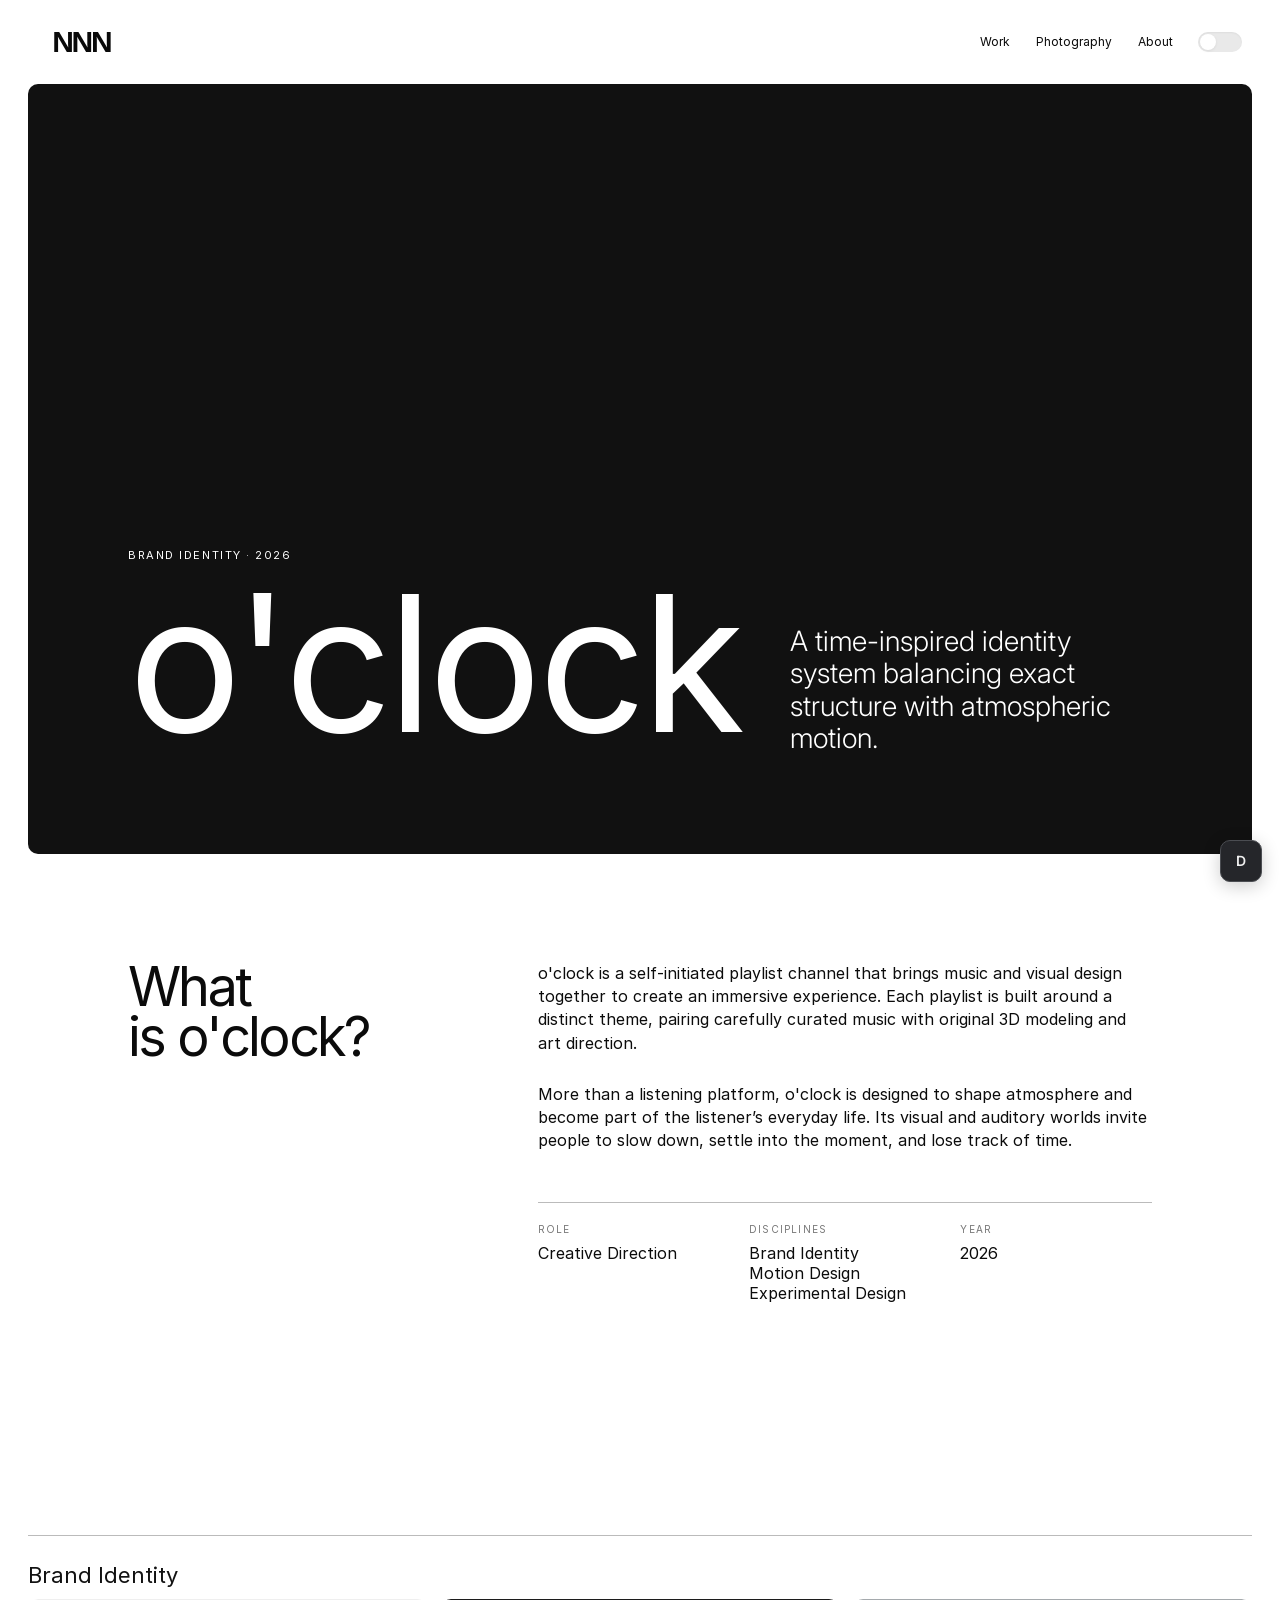
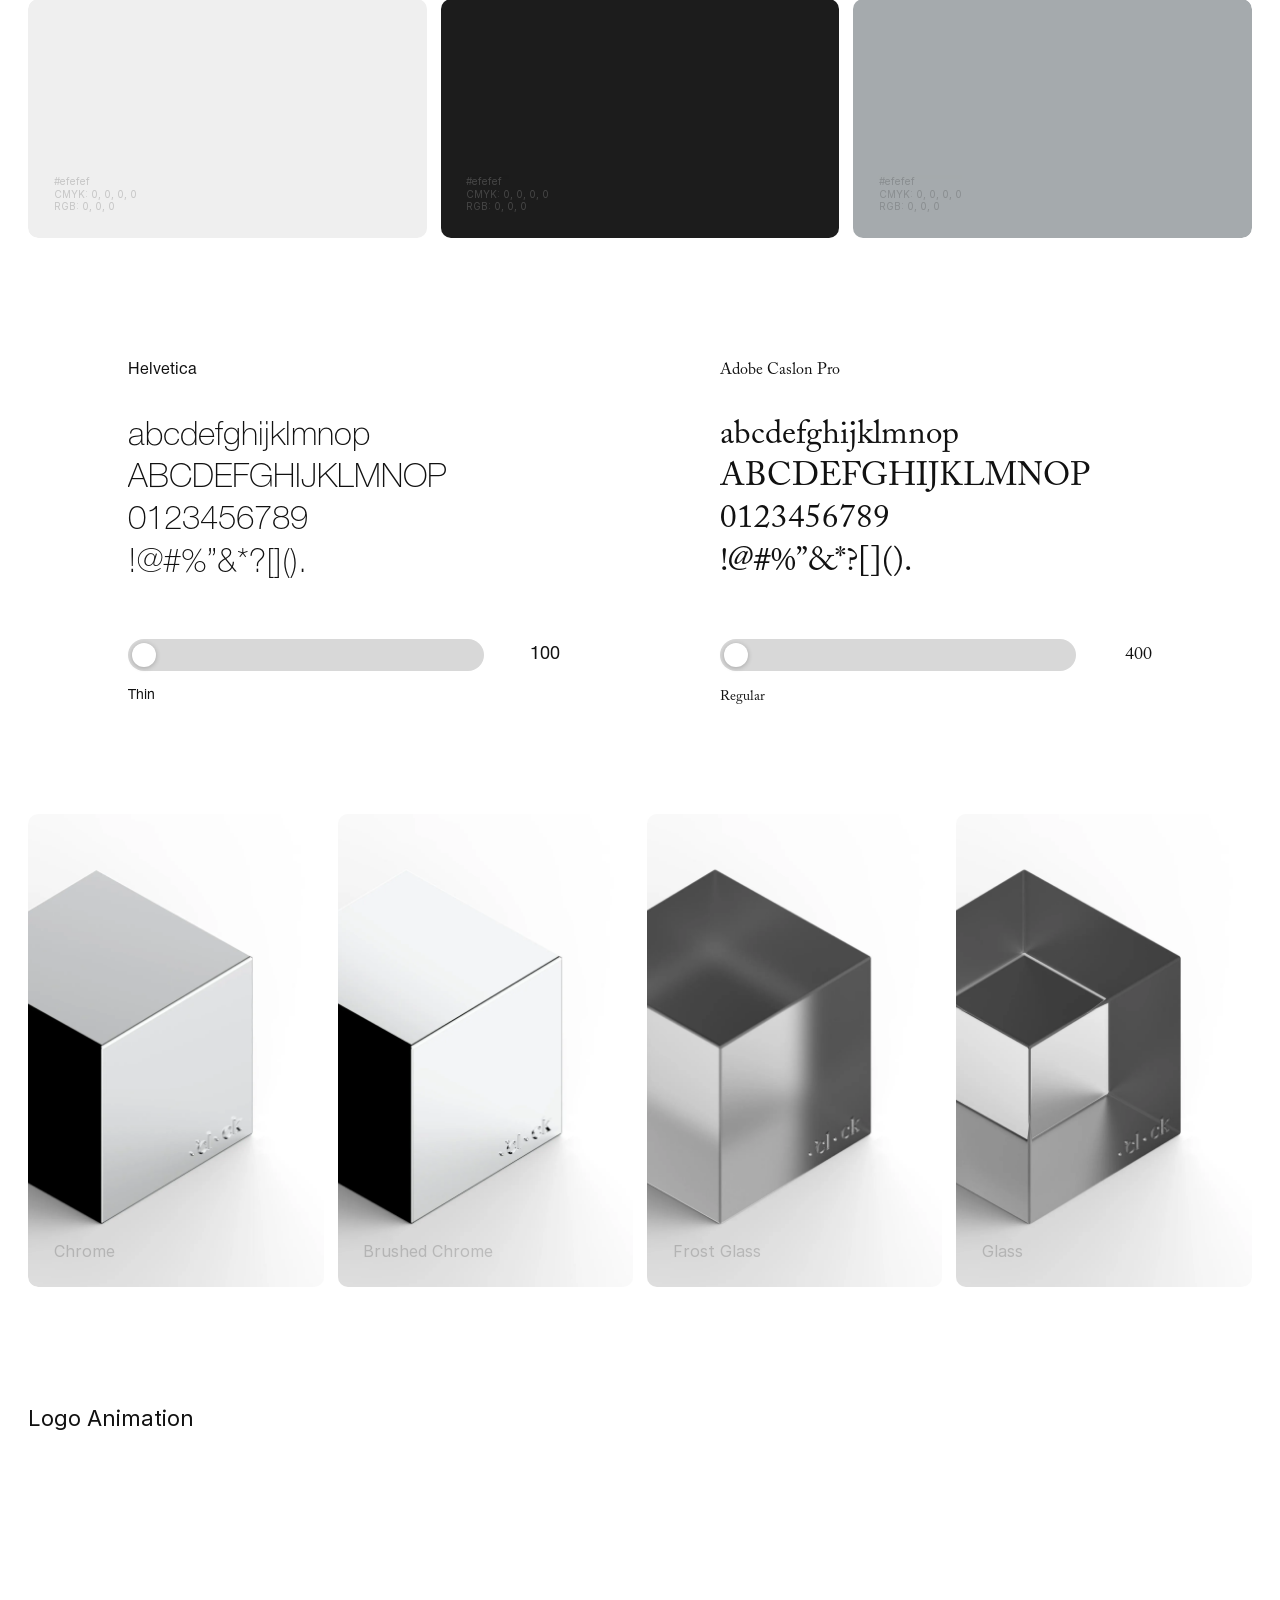
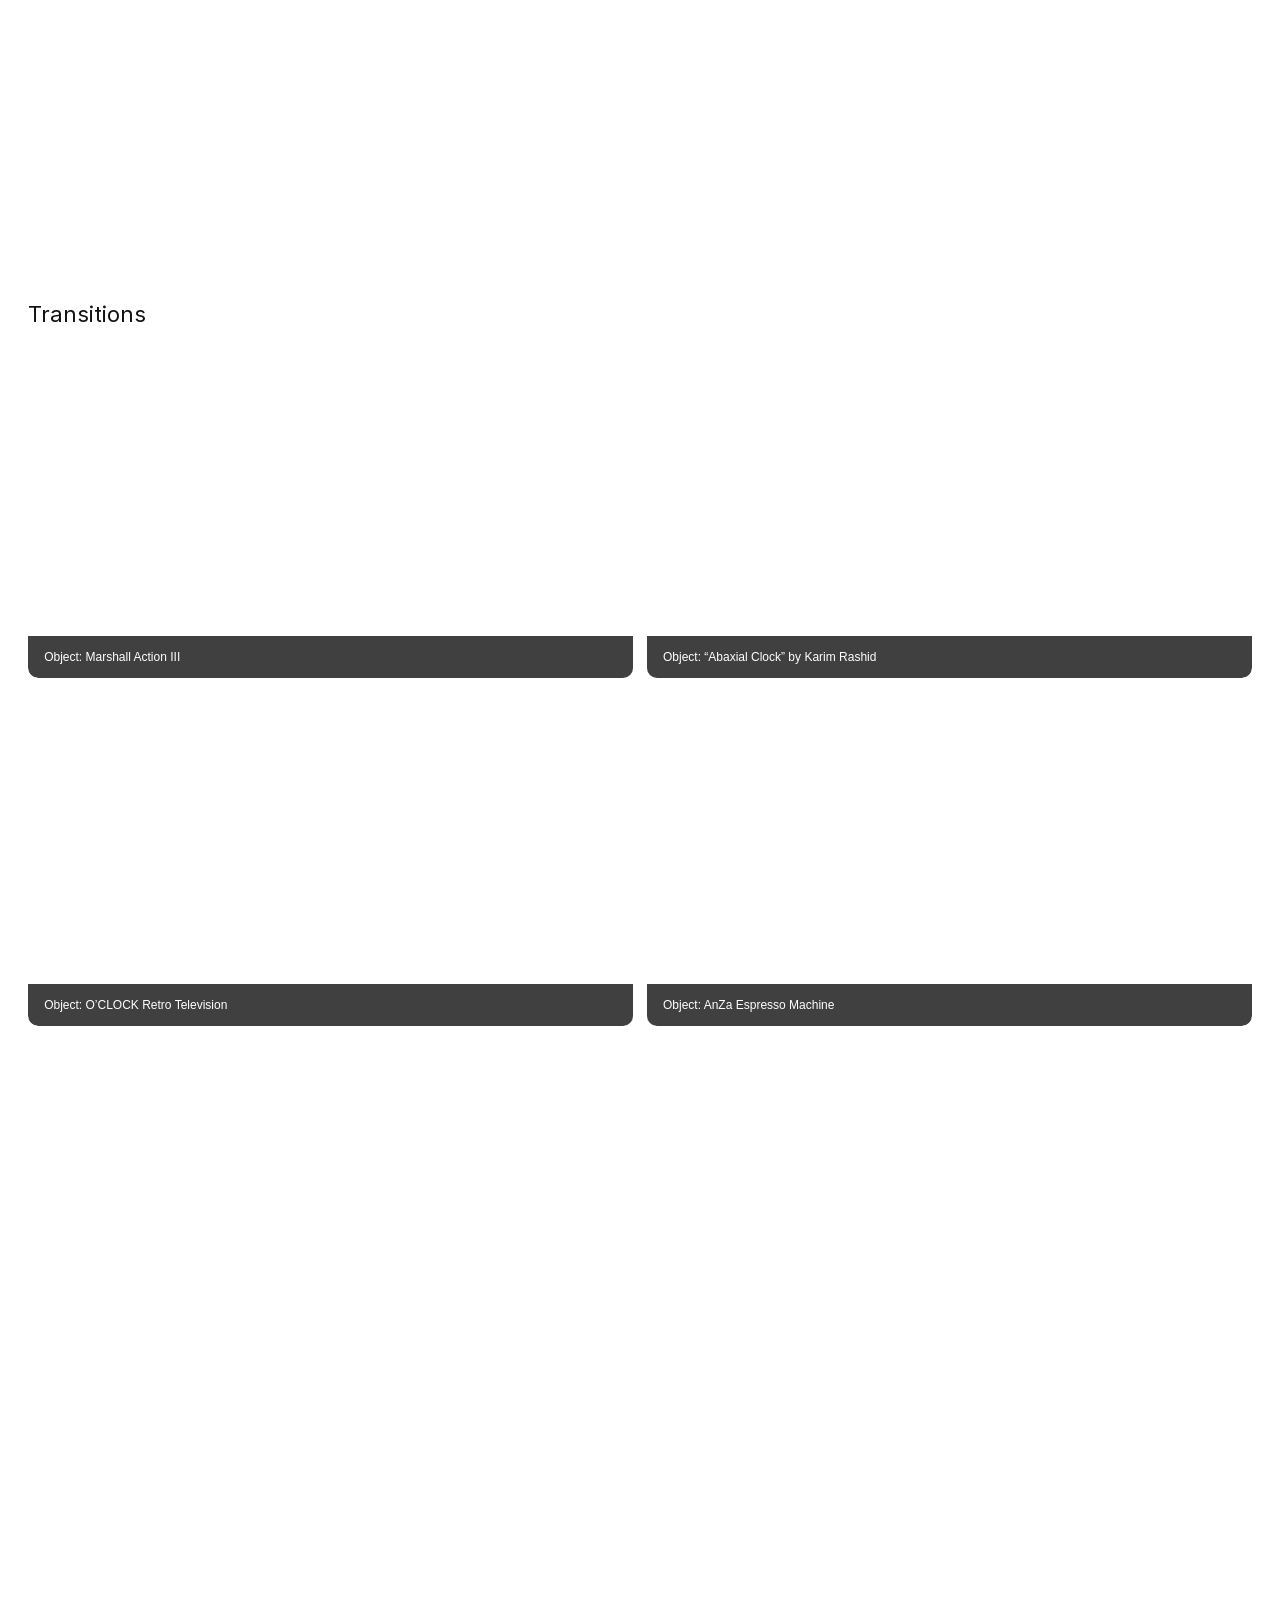
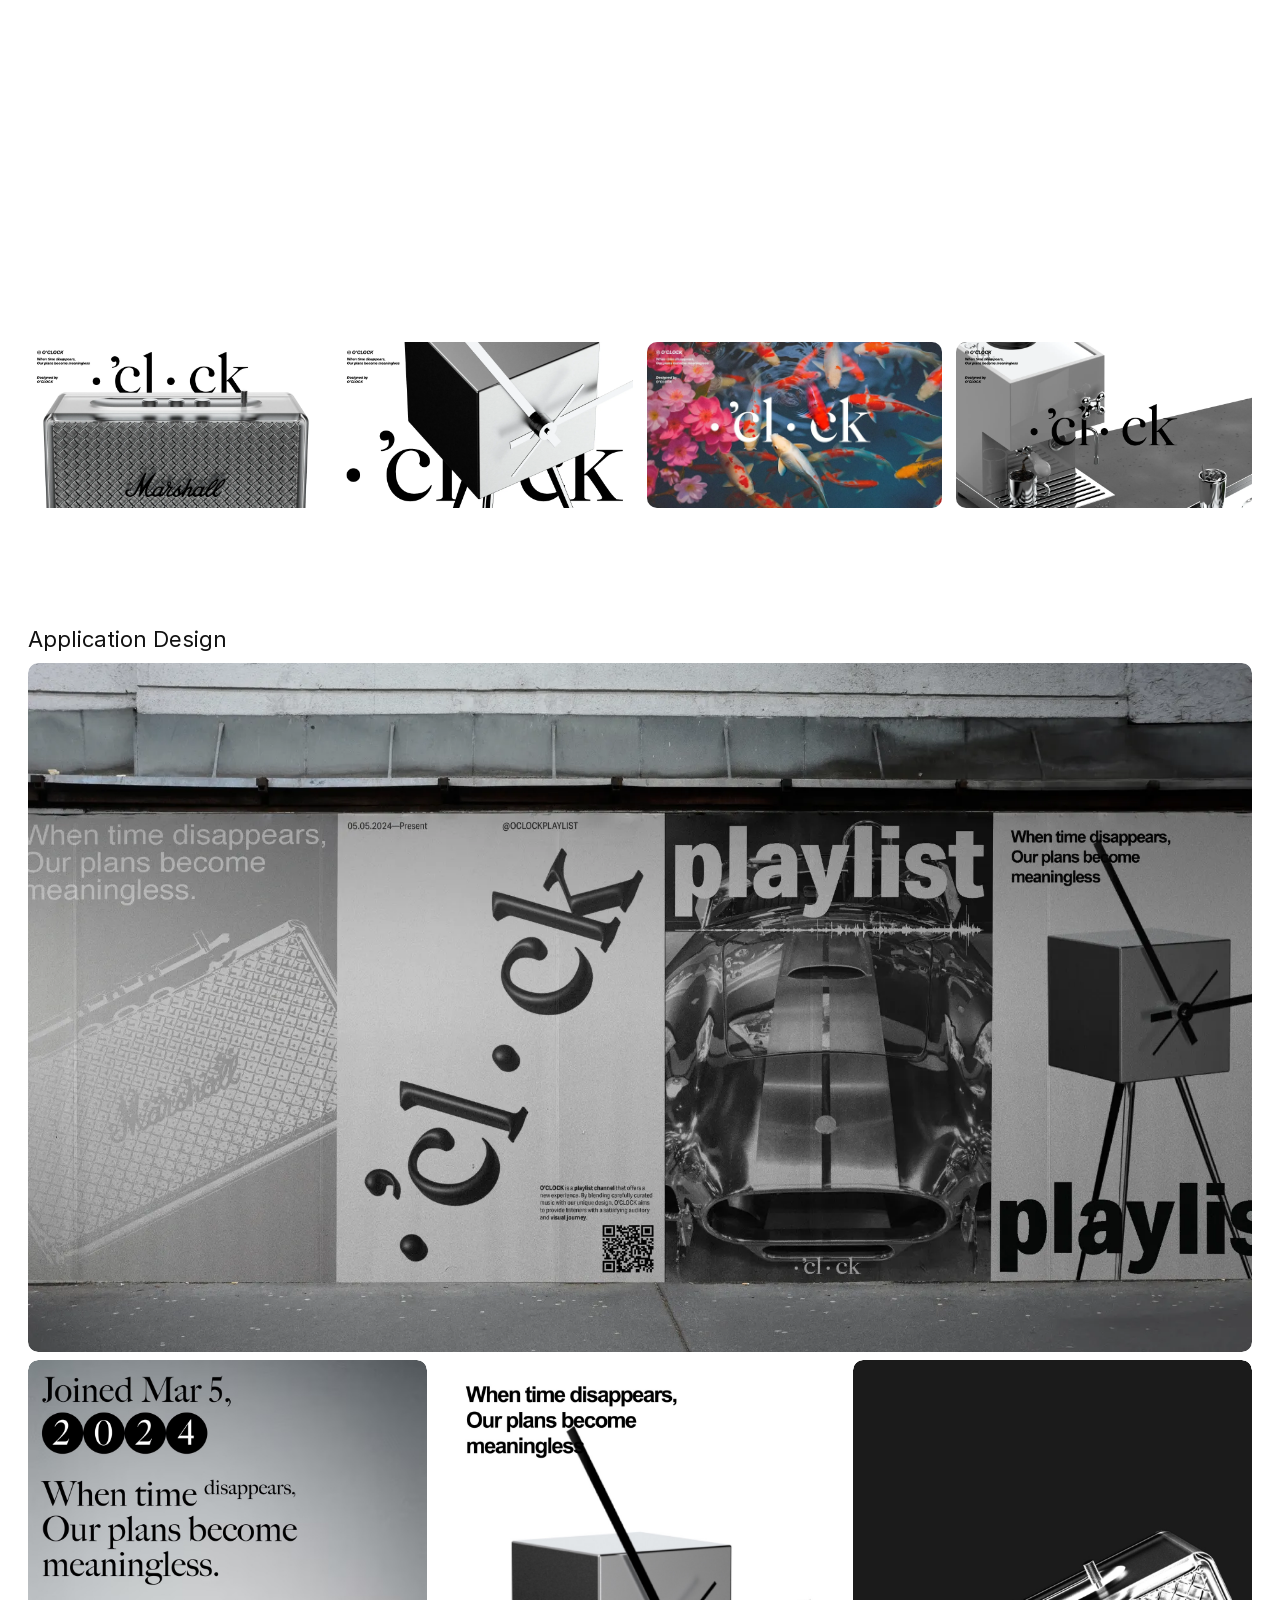
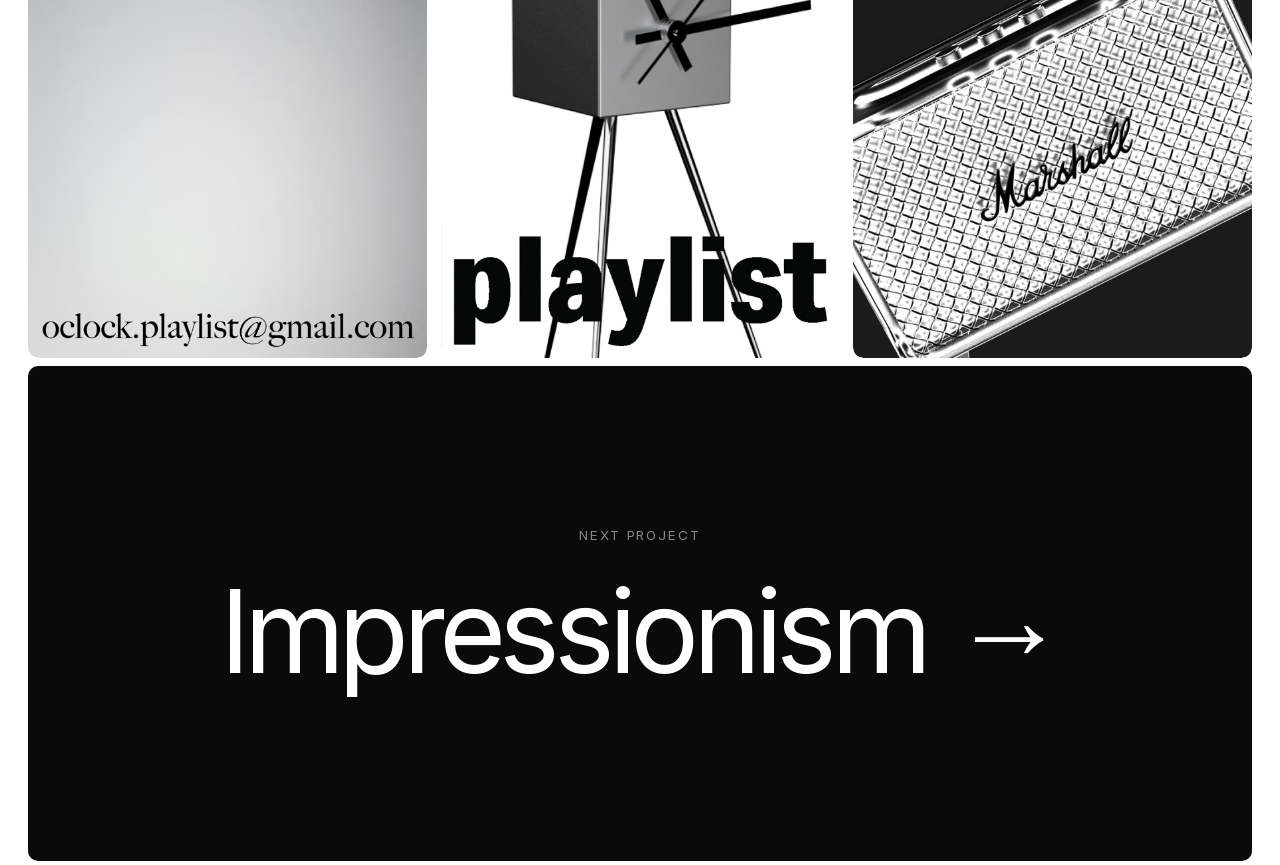
<file: matter-makes-form.html>
<!doctype html>
<html lang="en"><head><meta charset="UTF-8"><meta name="viewport" content="width=device-width,initial-scale=1"><title>Matter Makes Form — Nani Kim</title><link rel="stylesheet" href="./project.css"><link rel="stylesheet" href="./oclock-typography.css"><link rel="stylesheet" href="./editor-workspace.css"><style id="portfolio-user-styles">
body main{display:flex!important;flex-direction:column!important;gap:8px!important;padding-left:10px!important;padding-right:10px!important;box-sizing:border-box!important}body main>:is(section,.next-project){margin-left:0!important;margin-right:0!important;width:auto!important;min-width:0!important;box-sizing:border-box!important}body main>:is(.editor-columns,.custom-section,.editor-media-frame,.panel,.project-hero,.next-project),body main .editor-column,body main .project-gallery figure{border-radius:5px!important;overflow:hidden}body main>.editor-columns,body main>.project-gallery{padding:0!important;column-gap:8px!important}body main .editor-column>.editor-column-text{padding:100px 100px!important}body main>.custom-section{padding:100px 100px!important}
body main{padding-left:10px!important;padding-right:10px!important}body main>:is(section,.next-project){margin-left:0!important;margin-right:0!important}body .nav-wrap,body .project-nav{left:10px!important;right:10px!important}
body main{padding-top:calc(70px + 4px)!important;padding-bottom:4px!important}body main>:is(section,.next-project){margin-top:0!important;margin-bottom:0!important}
body main{display:flex!important;flex-direction:column!important;gap:8px!important}body main>:not(:first-child){margin-top:0px!important}
body main :is(.project-copy,.project-hero-copy,.hero-content),body main>:is(.about,.contact,.custom-section,.project-info),body .resume-header,body .resume-grid{padding-left:100px!important}
body main :is(.project-copy,.project-hero-copy,.hero-content),body main>:is(.about,.contact,.custom-section,.project-info),body .resume-header,body .resume-grid{padding-right:100px!important}
body main :is(.project-copy,.project-hero-copy,.hero-content),body main>:is(.about,.contact,.custom-section,.project-info),body .resume-header,body .resume-grid{padding-top:100px!important}
body main :is(.project-copy,.project-hero-copy,.hero-content),body main>:is(.about,.contact,.custom-section,.project-info),body .resume-header,body .resume-grid{padding-bottom:100px!important}
body main :is(.panel,.project-hero,.project-gallery figure,.next-project){border-radius:5px!important}
body main :is([data-project-grid],.project-gallery){column-gap:8px!important}
body main :is([data-project-grid],.project-gallery){row-gap:8px!important}</style><link rel="stylesheet" href="./responsive.css"></head><body style="" class=""><nav class="project-nav"><a href="./index.html#works">← All work</a><a href="./index.html">Nani Kim</a></nav><main data-project-template="oclock-v1" style="--section-gap: 8px; --canvas-x: 10px; --canvas-y: 4px; --global-pad-x: 100px; --global-pad-y: 100px; --grid-x: 8px; --grid-y: 8px; --editor-card-height: 770px; width: 100% !important;"><section class="project-hero editor-media-background" data-editable-section="" data-editor-id="23c0a8ee-184f-4db0-bbbf-1892b3bbe7b2" data-media-mode="cover" style="--image: none; --image-position: 50% 50%; min-height: 770px !important;"><video data-asset-id="dd3873fa-9e0d-49b1-84bf-e708aab57796" data-filename="o-clock_transition_playlist--4.mp4" data-bytes="1703270" preload="metadata" playsinline="" style="object-fit: cover !important; object-position: 50% 50% !important; pointer-events: none !important; border: 0px !important; outline: none !important;" loop="" autoplay="" muted="" disablepictureinpicture="" controlslist="nodownload nofullscreen noremoteplayback" tabindex="-1" src="./assets/editor-dd3873fa-9e0d-49b1-84bf-e708aab57796.mp4"></video><div class="project-hero-copy" style="text-align: left !important;"><div><p class="project-kicker" data-editable-text="">Brand identity · 2026</p><h1 data-editable-text="" class="" style="font-size: 189px !important;">o'clock</h1></div><p class="project-summary" data-editable-text="" style="font-size: 28px !important; font-weight: 300 !important; font-style: normal !important; font-family: Portfolio, Arial, sans-serif !important;">A time-inspired identity system balancing exact structure with atmospheric motion.</p></div></section><section class="project-info" data-editable-section="" data-editor-id="6a649e84-135e-46b4-881b-3e1a48d2241f" style="text-align: left !important;"><h2 data-editable-text="" class="" style="font-size: 54px !important; font-weight: 400 !important;">What is&nbsp;<span style="letter-spacing: -0.05em;" data-editable-text="" class="">o'clock?</span></h2><div><p data-editable-text="" class="" style="font-size: 16px !important; font-weight: 400 !important; font-family: Portfolio, Arial, sans-serif !important; font-style: normal !important; line-height: 1.45 !important;">o'clock is a self-initiated playlist channel that brings music and visual design together to create an immersive experience. Each playlist is built around a distinct theme, pairing carefully curated music with original 3D modeling and art direction.</p><p data-editable-text="" class="" style="font-size: 16px !important; font-weight: 400 !important;">More than a listening platform, o'clock is designed to shape atmosphere and become part of the listener’s everyday life. Its visual and auditory worlds invite people to slow down, settle into the moment, and lose track of time.</p><div class="project-meta"><div><span data-editable-text="" class="" style="font-weight: 400 !important;">Role</span><portfolio-text data-editable-text="" class="" style="font-weight: 400 !important;">Creative Direction</portfolio-text></div><div><span data-editable-text="" class="">Disciplines</span><portfolio-text data-editable-text="" class="" style="font-weight: 400 !important;">Brand Identity&nbsp;<br>Motion Design<br>Experimental Design<br></portfolio-text></div><div><span data-editable-text="">Year</span><portfolio-text data-editable-text="" class="" style="font-weight: 400 !important;">2026</portfolio-text></div></div></div></section><section class="editor-spacer" data-editable-section="" data-editor-created="spacer" data-layer-name="Spacer" data-spacer-height="100" style="height: 100px !important;" data-editor-id="768de2b1-9a33-455a-ad6c-261b74319f21"></section><section class="editor-line" data-editable-section="" data-editor-created="line" data-layer-name="Horizontal line" data-editor-id="b260879f-9846-4849-bd50-8d8bca08f446" style=""><hr></section><section class="editor-text-only" data-editable-section="" data-editor-created="plain-text" data-layer-name="Text" data-editor-id="51372c9e-d9f2-4026-ad6c-64e1810c5c96" style=""><p class="editor-plain-text" data-editable-text="" data-editor-inserted-text="true" style="font-size: 22px !important;">Brand Identity</p></section><section data-editable-section="" data-editor-created="columns" class="editor-columns panel" data-column-template="repeat(3,minmax(0,1fr))" style="grid-template-columns: repeat(3, minmax(0px, 1fr));" data-editor-id="0ca8424e-2813-4346-bd89-bda1f9f5ac4a"><div class="editor-column oclock-hover-card" data-editable-section="" data-editor-id="edeed553-8fda-4424-82f0-6294568f9207" style="background-color: rgb(239, 239, 239) !important; min-height: 230px !important;"><p data-column-text="" data-editable-text="" class="editor-column-text oclock-hover-caption" style="font-size: 10px !important; text-align: left !important; padding: 0px !important;">#efefef
CMYK: 0, 0, 0, 0
RGB: 0, 0, 0</p></div><div class="editor-column oclock-hover-card" data-editable-section="" data-editor-id="65c44652-625f-4daa-b51a-b4fd30d60fe1" style="background-color: rgb(28, 28, 28) !important;"><p data-column-text="" data-editable-text="" class="editor-column-text oclock-hover-caption" style="color: rgb(255, 255, 255) !important; font-size: 10px !important; line-height: 1.25 !important; text-align: left !important; padding: 0px !important;">#efefef
CMYK: 0, 0, 0, 0
RGB: 0, 0, 0</p></div><div class="editor-column oclock-hover-card" data-editable-section="" data-editor-id="e6df3547-dc6b-473e-a7c6-b2b40eed6e4e" style="background-color: rgb(165, 170, 173) !important;"><p data-column-text="" data-editable-text="" class="editor-column-text oclock-hover-caption" style="font-size: 10px !important; font-weight: 400 !important; text-align: left !important; padding: 0px !important;">#efefef<br>CMYK: 0, 0, 0, 0<br>RGB: 0, 0, 0</p></div></section><section class="oclock-type-lab editor-hoverable" data-editable-section="" data-layer-name="Typography comparison" data-oclock-type-lab="" data-editor-id="6fea8960-7532-4e21-8370-011b0e7ab985" style="--hover-y: 0px; --hover-scale: 1; --hover-rotate: 0deg; --hover-glow: 0px; --hover-duration: 350ms; transform: translate3d(0px, 0px, 0px) rotate(0deg) scale(1); text-align: left !important; width: 100% !important; padding: 100px !important; gap: 160px !important; z-index: 0 !important;" data-hover-scale="100" data-scale="100">
  <article class="type-specimen" data-font="helvetica" style="margin-top: 0px !important;" data-font-face="Thin">
    <h2 data-editable-text="" class="" style="font-size: 16px !important; transform: translate3d(0px, 16px, 0px) rotate(0deg) scale(1);" data-tx="0" data-ty="16">Helvetica</h2>
    <div class="type-characters" style="font-synthesis: none; font-weight: 100 !important; font-family: PortfolioHelvetica !important; font-style: normal !important;"><p data-editable-text="" class="" style="font-synthesis: none; font-size: 33px !important; letter-spacing: 0px !important; font-weight: 100 !important; font-family: PortfolioHelvetica !important; font-style: normal !important;">abcdefghijklmnop</p><p data-editable-text="" class="" style="font-synthesis: none; font-size: 33px !important; letter-spacing: 0px !important; font-weight: 100 !important; font-family: PortfolioHelvetica !important; font-style: normal !important;">ABCDEFGHIJKLMNOP</p><p data-editable-text="" class="" style="font-synthesis: none; letter-spacing: 0px !important; font-size: 33px !important; font-weight: 100 !important; font-family: PortfolioHelvetica !important; font-style: normal !important;">0123456789</p><p data-editable-text="" class="" style="font-synthesis: none; font-size: 33px !important; letter-spacing: 0px !important; font-weight: 100 !important; font-family: PortfolioHelvetica !important; font-style: normal !important;">!@#%”&amp;*?[]().</p></div>
    <div class="type-weight-control"><div class="type-weight-slider" role="slider" tabindex="0" aria-label="Helvetica font weight" aria-valuemin="100" aria-valuemax="900" aria-valuenow="100" aria-valuetext="100 Thin"><span class="type-weight-knob" style="left: 0%;"></span></div><output class="type-weight-number">100</output></div><span class="type-weight-label" data-editable-text="" style="font-size: 14px !important;">Thin</span>
  </article>
  <article class="type-specimen" data-font="caslon" style="margin-top: 0px !important;" data-font-face="Regular">
    <h2 data-editable-text="" class="" style="font-size: 16px !important; transform: translate3d(0px, 16px, 0px) rotate(0deg) scale(1);" data-tx="0" data-ty="16">Adobe Caslon Pro</h2>
    <div class="type-characters" style="font-synthesis: none; font-weight: 400 !important; font-family: PortfolioCaslon !important; font-style: normal !important;"><p data-editable-text="" class="" style="font-synthesis: none; font-size: 33px !important; letter-spacing: 0px !important; font-weight: 400 !important; font-family: PortfolioCaslon !important; font-style: normal !important;">abcdefghijklmnop</p><p data-editable-text="" class="" style="font-synthesis: none; font-size: 33px !important; letter-spacing: 0px !important; font-weight: 400 !important; font-family: PortfolioCaslon !important; font-style: normal !important;">ABCDEFGHIJKLMNOP</p><p data-editable-text="" class="" style="font-synthesis: none; font-size: 33px !important; letter-spacing: 0px !important; font-weight: 400 !important; font-family: PortfolioCaslon !important; font-style: normal !important;">0123456789</p><p data-editable-text="" class="" style="font-synthesis: none; font-size: 33px !important; letter-spacing: 0px !important; font-weight: 400 !important; font-family: PortfolioCaslon !important; font-style: normal !important;">!@#%”&amp;*?[]().</p></div>
    <div class="type-weight-control"><div class="type-weight-slider" role="slider" tabindex="0" aria-label="Adobe Caslon Pro font weight" aria-valuemin="400" aria-valuemax="700" aria-valuenow="400" aria-valuetext="400 Regular"><span class="type-weight-knob" style="left: 0%;"></span></div><output class="type-weight-number">400</output></div><span class="type-weight-label" data-editable-text="" style="font-size: 14px !important;">Regular</span>
  </article>
</section><section data-editable-section="" data-editor-created="columns" class="editor-columns panel" data-column-template="repeat(4,minmax(0,1fr))" style="grid-template-columns: repeat(4, minmax(0px, 1fr));" data-editor-id="f7e5b292-369c-45d8-a1f6-c60f9207b336"><div class="editor-column editor-media-frame oclock-hover-card" data-editable-section="" data-editor-id="28faf842-6286-4b2f-b68c-b030b5b7b270" data-media-mode="cover" style="--image-position: 50% 50%;"><img data-asset-id="56d16e52-ebdc-403f-b88a-f79dc61fbb81" data-filename="O_CLOCK_Material_Original_Brushed-Chrome.jpg" data-bytes="12688" alt="O CLOCK Material Original Brushed Chrome" loading="lazy" decoding="async" width="1200" height="1920" style="object-fit: cover !important; object-position: 50% 50% !important;" src="./assets/editor-56d16e52-ebdc-403f-b88a-f79dc61fbb81.webp"><p data-column-text="" data-editable-text="" class="editor-column-text oclock-hover-caption" style="box-sizing: border-box !important; padding: 0px !important; text-align: left !important;">Chrome</p></div><div class="editor-column editor-media-frame oclock-hover-card" data-editable-section="" data-editor-id="72afbf37-cb52-4adb-a8dc-8e5a0e340794" data-media-mode="cover" style="--image-position: 50% 50%;"><img data-asset-id="19638048-8eb5-401b-9459-5a0a725ee319" data-filename="O_CLOCK_Material_Original_Chrome.jpg" data-bytes="13976" alt="O CLOCK Material Original Chrome" loading="lazy" decoding="async" width="1200" height="1920" style="object-fit: cover !important; object-position: 50% 50% !important;" src="./assets/editor-19638048-8eb5-401b-9459-5a0a725ee319.webp"><p class="editor-column-text oclock-hover-caption" data-column-text="" data-editable-text="" style="text-align: left !important; padding: 0px !important;">Brushed Chrome</p></div><div class="editor-column editor-media-frame oclock-hover-card" data-editable-section="" data-editor-id="b5a2f8c9-812b-4a76-906e-3ee370d0533b" data-media-mode="cover" style="--image-position: 50% 50%;"><img data-asset-id="d1ca6779-e7b0-4923-ae80-350d5b7cfb04" data-filename="O_CLOCK_Material_Original_Frost-Glass.jpg" data-bytes="12924" alt="O CLOCK Material Original Frost Glass" loading="lazy" decoding="async" width="1200" height="1920" style="object-fit: cover !important; object-position: 50% 50% !important;" src="./assets/editor-d1ca6779-e7b0-4923-ae80-350d5b7cfb04.webp"><p class="editor-column-text oclock-hover-caption" data-column-text="" data-editable-text="" style="text-align: left !important; padding: 0px !important;">Frost Glass</p></div><div class="editor-column editor-media-frame oclock-hover-card" data-editable-section="" data-editor-id="fba3cb93-e293-4ae3-80d5-46cc48f3b97d" data-media-mode="cover" style="--image-position: 50% 50%;"><img data-asset-id="70447e94-5ca5-4d7c-9f3f-9435c492dee7" data-filename="O_CLOCK_Material_Original_Glass.jpg" data-bytes="15974" alt="O CLOCK Material Original Glass" loading="lazy" decoding="async" width="1200" height="1920" style="object-fit: cover !important; object-position: 50% 50% !important;" src="./assets/editor-70447e94-5ca5-4d7c-9f3f-9435c492dee7.webp"><p class="editor-column-text oclock-hover-caption" data-column-text="" data-editable-text="" style="text-align: left !important; padding: 0px !important;">Glass</p></div></section><section class="editor-spacer" data-editable-section="" data-editor-created="spacer" data-layer-name="Spacer" data-spacer-height="100" style="height: 100px !important;" data-editor-id="b8c34c14-8546-4e70-b008-d5259567bdec"></section><section class="editor-text-only" data-editable-section="" data-editor-created="plain-text" data-layer-name="Text" data-editor-id="e729f29c-da5a-4088-b777-42b19a86c89a" style=""><p class="editor-plain-text" data-editable-text="" data-editor-inserted-text="true" style="font-size: 22px !important;">Logo Animation</p></section><section data-editable-section="" data-editor-created="columns" class="editor-columns panel" data-column-template="58.4% 41.6%" style="grid-template-columns: 58.4% 41.6%;" data-editor-id="43a2f3ff-711d-43ae-a440-db58aec4da8a"><div class="editor-column editor-media-frame" data-editable-section="" data-editor-id="f9324aaf-8af7-4f5f-8534-b36528d039ab" data-media-mode="cover" style="--image-position: 50% 50%;"><video data-asset-id="e18267e9-8abd-4cf8-96a4-ca6c7c57f31d" data-filename="O_CLOCK_Logo-Animation.mp4" data-bytes="1837254" preload="metadata" playsinline="" style="object-fit: cover !important; object-position: 50% 50% !important; pointer-events: none !important; border: 0px !important; outline: none !important;" loop="" autoplay="" muted="" disablepictureinpicture="" controlslist="nodownload nofullscreen noremoteplayback" tabindex="-1" src="./assets/editor-e18267e9-8abd-4cf8-96a4-ca6c7c57f31d.mp4"></video><section class="editor-spacer" data-editable-section="" data-editor-created="spacer" data-layer-name="Spacer" data-spacer-height="100" style="height: 100px !important;" data-editor-id="2138e66b-50fa-4c8a-b788-8eff2b95ab3e"></section><section class="editor-text-only" data-editable-section="" data-editor-created="plain-text" data-layer-name="Text" data-editor-id="4a11c4ec-92ed-4641-8e47-9855cb730a6e" style=""><p class="editor-plain-text" data-editable-text="" data-editor-inserted-text="true" style="font-size: 22px !important;">Transitions</p></section></div><div class="editor-column editor-media-frame" data-editable-section="" data-editor-id="a19b8261-e755-4195-98bb-65ced44b310f" data-media-mode="cover" style="--image-position: 50% 50%; width: 100% !important;" data-focal-x="50" data-focal-y="50"><video data-asset-id="9b2d6f15-390e-46b7-b091-dd28e4bbd32c" data-filename="For Website.mp4" data-bytes="2074369" loop="" muted="" autoplay="" preload="metadata" playsinline="" style="object-fit: cover !important; object-position: 50% 50% !important; pointer-events: none !important; border: 0px !important; outline: none !important;" disablepictureinpicture="" controlslist="nodownload nofullscreen noremoteplayback" tabindex="-1" src="./assets/editor-9b2d6f15-390e-46b7-b091-dd28e4bbd32c.mp4"></video></div></section><section data-editable-section="" data-editor-created="columns" class="editor-columns panel" data-column-template="1fr 1fr" style="grid-template-columns: 1fr 1fr;" data-editor-id="779f4811-3403-4853-b2cb-e59a01a9ef4f"><div class="editor-column editor-media-frame" data-editable-section="" data-editor-id="768530f8-e55c-40bf-bb19-f3326732eef9" data-media-mode="cover" style="--image-position: 50% 50%;"><video data-asset-id="ed517caa-bfcc-4c75-abfd-5f78b902acd0" data-filename="O_CLOCK_Transition_Playlist-1.mp4" data-bytes="1298903" loop="" muted="" autoplay="" preload="metadata" playsinline="" style="object-fit: cover !important; object-position: 50% 50% !important; pointer-events: none !important; border: 0px !important; outline: none !important;" disablepictureinpicture="" controlslist="nodownload nofullscreen noremoteplayback" tabindex="-1" src="./assets/editor-ed517caa-bfcc-4c75-abfd-5f78b902acd0.mp4"></video><p class="editor-caption" data-editable-text="">Object: Marshall Action III</p></div><div class="editor-column editor-media-frame" data-editable-section="" data-editor-id="4e4178b6-9dd5-4758-b791-724fbceb7a09" data-media-mode="cover" style="--image-position: 50% 50%;"><video data-asset-id="5d60cc4a-a40f-4efb-81aa-bc24f3ebcab5" data-filename="O_CLOCK_Transition_Playlist-2.mp4" data-bytes="1868735" preload="metadata" playsinline="" style="object-fit: cover !important; object-position: 50% 50% !important; pointer-events: none !important; border: 0px !important; outline: none !important;" loop="" autoplay="" muted="" disablepictureinpicture="" controlslist="nodownload nofullscreen noremoteplayback" tabindex="-1" src="./assets/editor-5d60cc4a-a40f-4efb-81aa-bc24f3ebcab5.mp4"></video><p class="editor-caption" data-editable-text="">Object: “Abaxial Clock” by Karim Rashid</p></div></section><section data-editable-section="" data-editor-created="columns" class="editor-columns panel" data-column-template="41.4% 58.6%" style="grid-template-columns: 41.4% 58.6%;" data-editor-id="223f5654-003c-460f-aa2d-dc5329cf9841"><div class="editor-column editor-media-frame" data-editable-section="" data-editor-id="d5732ae9-e82b-42be-b588-f3e4427a9e9b" data-media-mode="cover" style="--image-position: 50% 50%;"><video data-asset-id="df998d91-fd14-4b30-a244-2ecd2cdda032" data-filename="O_CLOCK_Transition_Playlist-3.mp4" data-bytes="2960197" preload="metadata" playsinline="" style="object-fit: cover !important; object-position: 50% 50% !important; pointer-events: none !important; border: 0px !important; outline: none !important;" loop="" autoplay="" muted="" disablepictureinpicture="" controlslist="nodownload nofullscreen noremoteplayback" tabindex="-1" src="./assets/editor-df998d91-fd14-4b30-a244-2ecd2cdda032.mp4"></video><p class="editor-caption" data-editable-text="">Object: O’CLOCK Retro Television</p></div><div class="editor-column editor-media-frame" data-editable-section="" data-editor-id="ad7eccab-7897-4823-bb64-4d55b886fb7d" data-media-mode="cover" style="--image-position: 50% 50%;"><video data-asset-id="07e357c0-2722-493b-9442-ab195630d657" data-filename="o-clock_transition_playlist--4.mp4" data-bytes="1698306" preload="metadata" playsinline="" style="object-fit: cover !important; object-position: 50% 50% !important; pointer-events: none !important; border: 0px !important; outline: none !important;" loop="" autoplay="" muted="" disablepictureinpicture="" controlslist="nodownload nofullscreen noremoteplayback" tabindex="-1" src="./assets/editor-07e357c0-2722-493b-9442-ab195630d657.mp4"></video><p class="editor-caption" data-editable-text="">Object: AnZa Espresso Machine</p></div></section><section class="project-gallery" data-editable-section="" data-editor-id="bca535a0-47ff-4833-94e6-6baeae95b626" style="text-align: left !important;"><figure data-editable-section="" data-editor-id="10149fe8-cd93-44db-b0ee-5c9dbe5d6536" style="--image-position: 50% 50%; transform: translate3d(0px, 0px, 0px) rotate(0deg) scale(0.8); margin-left: 0px !important; margin-top: 0px !important; background-color: transparent !important; text-align: left !important; width: 100% !important; height: 100svh !important; min-height: 100svh !important; aspect-ratio: auto !important;" class="editor-media-frame" data-media-mode="fullscreen" data-focal-x="50" data-focal-y="50" data-scale="80" data-editor-locked="false" data-previous-frame-style="{&quot;height&quot;:&quot;&quot;,&quot;minHeight&quot;:&quot;&quot;,&quot;aspectRatio&quot;:&quot;&quot;}"><video data-asset-id="3d8d1c5b-56c3-4501-951a-a23ba2665575" data-filename="SHORTS.mp4" data-bytes="19091071" loop="" muted="" autoplay="" preload="metadata" playsinline="" style="object-fit: cover !important; object-position: 50% 50% !important; pointer-events: none !important; border: 0px !important; outline: none !important;" disablepictureinpicture="" controlslist="nodownload nofullscreen noremoteplayback" tabindex="-1" src="./assets/editor-3d8d1c5b-56c3-4501-951a-a23ba2665575.mp4"></video></figure></section><section data-editable-section="" data-editor-created="columns" class="editor-columns panel" data-column-template="repeat(4,minmax(0,1fr))" style="grid-template-columns: repeat(4, minmax(0px, 1fr));" data-editor-id="f7c5ccd4-7c8f-48a7-a3de-e83bd5b3d577"><div class="editor-column editor-media-frame" data-editable-section="" data-editor-id="8834c56c-93be-47b0-92de-f27709cfd3b6" data-media-mode="cover" style="--image-position: 50% 50%;" data-link="https://www.youtube.com/watch?v=c6PexglZQUE&amp;t=419s&amp;ab_channel=%EC%98%A4%ED%81%B4%EB%9D%BDO%27CLOCK" role="link" tabindex="0"><img data-asset-id="ecfa8078-ea4e-4e5f-abe6-cd56c85c2f4e" data-filename="O_CLOCK_Thumbnail_Playlist-1.png" data-bytes="146672" alt="O CLOCK Thumbnail Playlist 1" loading="lazy" decoding="async" width="1920" height="1080" style="object-fit: cover !important; object-position: 50% 50% !important;" src="./assets/editor-ecfa8078-ea4e-4e5f-abe6-cd56c85c2f4e.webp"></div><div class="editor-column editor-media-frame" data-editable-section="" data-editor-id="515da645-2431-4a3a-8cda-3b6c6ee3c71c" data-media-mode="cover" style="--image-position: 50% 50%;" data-link="https://www.youtube.com/watch?v=yzEiWDxLFNk&amp;t=1098s" role="link" tabindex="0"><img data-asset-id="cd4fc493-0082-412f-99e0-da0a6ad3d9f4" data-filename="O_CLOCK_Thumbnail_Playlist-2.png" data-bytes="57432" alt="O CLOCK Thumbnail Playlist 2" loading="lazy" decoding="async" width="1920" height="1080" style="object-fit: cover !important; object-position: 50% 50% !important;" src="./assets/editor-cd4fc493-0082-412f-99e0-da0a6ad3d9f4.webp"></div><div class="editor-column editor-media-frame" data-editable-section="" data-editor-id="e1bf8212-5c71-49e5-8a36-43b2d596d90a" data-media-mode="cover" style="--image-position: 50% 50%;" data-link="https://www.youtube.com/watch?v=TRx0i3Quu3c&amp;t=1181s" role="link" tabindex="0"><img data-asset-id="3c5ee655-de9f-456e-8feb-ee512cf2673e" data-filename="O_CLOCK_Thumbnail_Playlist-3.jpg" data-bytes="216642" alt="O CLOCK Thumbnail Playlist 3" loading="lazy" decoding="async" width="1280" height="720" style="object-fit: cover !important; object-position: 50% 50% !important;" src="./assets/editor-3c5ee655-de9f-456e-8feb-ee512cf2673e.webp"></div><div class="editor-column editor-media-frame" data-editable-section="" data-editor-id="8f788149-69ba-47fc-bb8a-97c6abacd054" data-media-mode="cover" style="--image-position: 50% 50%;" data-link="https://www.youtube.com/watch?v=vppMRbFgT8o" role="link" tabindex="0"><img data-asset-id="7b2cc059-8176-4acc-a167-834b151e1062" data-filename="CAFE-THUMBNAIL.png" data-bytes="68918" alt="O CLOCK Thumbnail Playlist 4" loading="lazy" decoding="async" width="1920" height="1080" style="object-fit: cover !important; object-position: 50% 50% !important;" src="./assets/editor-7b2cc059-8176-4acc-a167-834b151e1062.webp"></div></section><section class="editor-spacer" data-editable-section="" data-editor-created="spacer" data-layer-name="Spacer" data-spacer-height="100" style="height: 100px !important; min-height: 0px !important;" data-editor-id="b0ba0ed2-58a8-43be-86d2-34a7b339fa32"></section><section class="editor-text-only" data-editable-section="" data-editor-created="plain-text" data-layer-name="Text" data-editor-id="70d30213-1bee-47d7-9eff-ba231db4fed8"><p class="editor-plain-text" data-editable-text="" data-editor-inserted-text="true" style="font-size: 22px !important;">Application Design</p></section><section data-gallery-mode="slideshow" data-gallery-columns="1" data-gallery-gap="8" data-gallery-height="500" data-gallery-interval="1.2" data-gallery-speed="0" data-gallery-nav="none" data-gallery-fit="contain" data-gallery-horizontal="center" data-gallery-vertical="center" data-gallery-autoplay="true" data-gallery-captions="true" data-gallery-fullwidth="true" data-gallery-zoom="true" data-gallery-shuffle="false" data-gallery-effect="fade" data-gallery-frame="original" data-gallery-pause-hover="false" data-gallery-preview="true" data-editable-section="" data-layer-name="Photo gallery" data-editor-created="gallery" class="editor-photo-gallery panel" style="--gallery-columns: 1; --gallery-gap: 8px; --gallery-height: 500px; --gallery-speed: 0s; --gallery-fit: contain; --gallery-position: center center; --gallery-visible: 1; --gallery-original-height: 1890px; min-height: 630px !important;" data-editor-id="e2c7dac9-d8f6-4440-bf84-462487ef006d"><figure class="gallery-slide" style=""><img data-asset-id="f85f9c35-91d4-4a59-a5d1-574dd3ab65cb" data-filename="Web 1920 – 10.png" alt="Web 1920 – 10" loading="lazy" decoding="async" src="./assets/editor-f85f9c35-91d4-4a59-a5d1-574dd3ab65cb.webp"></figure><figure class="gallery-slide" style=""><img data-asset-id="5ecda859-594f-42b1-82e3-4075bc7cbf23" data-filename="Web 1920 – 9.png" alt="Web 1920 – 9" loading="lazy" decoding="async" src="./assets/editor-5ecda859-594f-42b1-82e3-4075bc7cbf23.webp"></figure><figure class="gallery-slide" style=""><img data-asset-id="3e59815f-3b32-4b6c-8b26-f315cdbb6d67" data-filename="Web 1920 – 8.png" alt="Web 1920 – 8" loading="lazy" decoding="async" src="./assets/editor-3e59815f-3b32-4b6c-8b26-f315cdbb6d67.webp"></figure></section><section data-editable-section="" data-editor-created="columns" class="editor-columns panel oclock-poster-row" data-column-template="repeat(3,minmax(0,1fr))" style="grid-template-columns: repeat(3, minmax(0px, 1fr));" data-editor-id="3dc0cb58-9d38-4aad-9ba0-d42d12d81225" data-oclock-posters="v1" data-layer-name="O’CLOCK posters · 3 columns"><div class="editor-column" data-editable-section="" data-editor-id="6b47ac90-00df-46ce-9942-4f4e5a34b8ce" style=""><section class="editor-photo-gallery panel" data-editable-section="" data-editor-created="gallery" data-layer-name="Typography posters" data-gallery-mode="slideshow" data-gallery-columns="1" data-gallery-gap="8" data-gallery-speed="0" data-gallery-interval="1.2" data-gallery-effect="fade" data-gallery-frame="original" data-gallery-nav="none" data-gallery-fit="contain" data-gallery-horizontal="center" data-gallery-vertical="center" data-gallery-autoplay="true" data-gallery-captions="true" data-gallery-fullwidth="true" data-gallery-zoom="false" data-gallery-shuffle="false" data-gallery-pause-hover="false" data-gallery-preview="true" data-gallery-height="500" style="--gallery-columns: 1; --gallery-gap: 8px; --gallery-height: 500px; --gallery-speed: 0s; --gallery-fit: contain; --gallery-position: center center; --gallery-visible: 1; --gallery-original-height: 622.5px;" data-editor-id="80b9f72c-59ad-4258-a137-6ba3eece55c0"><figure class="gallery-slide" style=""><img src="./assets/oclock-poster-type-serif.jpg" width="1200" height="1800" alt="O’CLOCK type serif poster" decoding="async" loading="lazy"></figure><figure class="gallery-slide" style=""><img src="./assets/oclock-poster-type-sans.jpg" width="1200" height="1800" alt="O’CLOCK type sans poster" decoding="async" loading="lazy"></figure></section></div><div class="editor-column" data-editable-section="" data-editor-id="d99ac291-1519-4596-82f0-2b4160fdcea3" style=""><section class="editor-photo-gallery panel" data-editable-section="" data-editor-created="gallery" data-layer-name="3D posters" data-gallery-mode="slideshow" data-gallery-columns="1" data-gallery-gap="8" data-gallery-speed="0" data-gallery-interval="1.2" data-gallery-effect="fade" data-gallery-frame="original" data-gallery-nav="none" data-gallery-fit="contain" data-gallery-horizontal="center" data-gallery-vertical="center" data-gallery-autoplay="true" data-gallery-captions="true" data-gallery-fullwidth="true" data-gallery-zoom="false" data-gallery-shuffle="false" data-gallery-pause-hover="false" data-gallery-preview="true" data-gallery-height="500" style="--gallery-columns: 1; --gallery-gap: 8px; --gallery-height: 500px; --gallery-speed: 0s; --gallery-fit: contain; --gallery-position: center center; --gallery-visible: 1; --gallery-original-height: 622.5px;" data-editor-id="61c44253-e054-4761-856a-0f613d3c90bd"><figure class="gallery-slide" style=""><img src="./assets/oclock-poster-clock.jpg" width="1200" height="1800" alt="O’CLOCK clock poster" decoding="async" loading="lazy"></figure><figure class="gallery-slide" style=""><img src="./assets/oclock-poster-mark.jpg" width="1200" height="1800" alt="O’CLOCK mark poster" decoding="async" loading="lazy"></figure></section></div><div class="editor-column" data-editable-section="" data-editor-id="050dd4fe-05fe-460a-bbac-e65972f0cf9d" style=""><section class="editor-photo-gallery panel" data-editable-section="" data-editor-created="gallery" data-layer-name="Radio poster" data-gallery-mode="slideshow" data-gallery-columns="1" data-gallery-gap="8" data-gallery-speed="0" data-gallery-interval="1.2" data-gallery-effect="fade" data-gallery-frame="original" data-gallery-nav="none" data-gallery-fit="contain" data-gallery-horizontal="center" data-gallery-vertical="center" data-gallery-autoplay="true" data-gallery-captions="true" data-gallery-fullwidth="true" data-gallery-zoom="false" data-gallery-shuffle="false" data-gallery-pause-hover="false" data-gallery-preview="true" data-gallery-height="500" style="--gallery-columns: 1; --gallery-gap: 8px; --gallery-height: 500px; --gallery-speed: 0s; --gallery-fit: contain; --gallery-position: center center; --gallery-visible: 1; --gallery-original-height: 622.5px;" data-editor-id="9bba7080-a319-4e3c-a799-a681568791e4"><figure class="gallery-slide" style=""><img src="./assets/oclock-poster-radio.jpg" width="1200" height="1800" alt="O’CLOCK radio poster" decoding="async" loading="lazy"></figure></section></div></section><a class="next-project" href="./impressionism.html" data-editable-section="" data-editor-id="3292720e-a3bc-4b5a-9d14-b0cba09423d7" style="" data-next-style-restored="1"><span><small data-editable-text="">Next project</small><strong data-editable-text="">Impressionism →</strong></span></a></main><script src="./editor-template.js"></script><script src="./editor-media.js"></script><script src="./editor-core.js"></script>
  <script src="./oclock-typography.js"></script>
<script src="./responsive.js"></script></body></html>
</file>
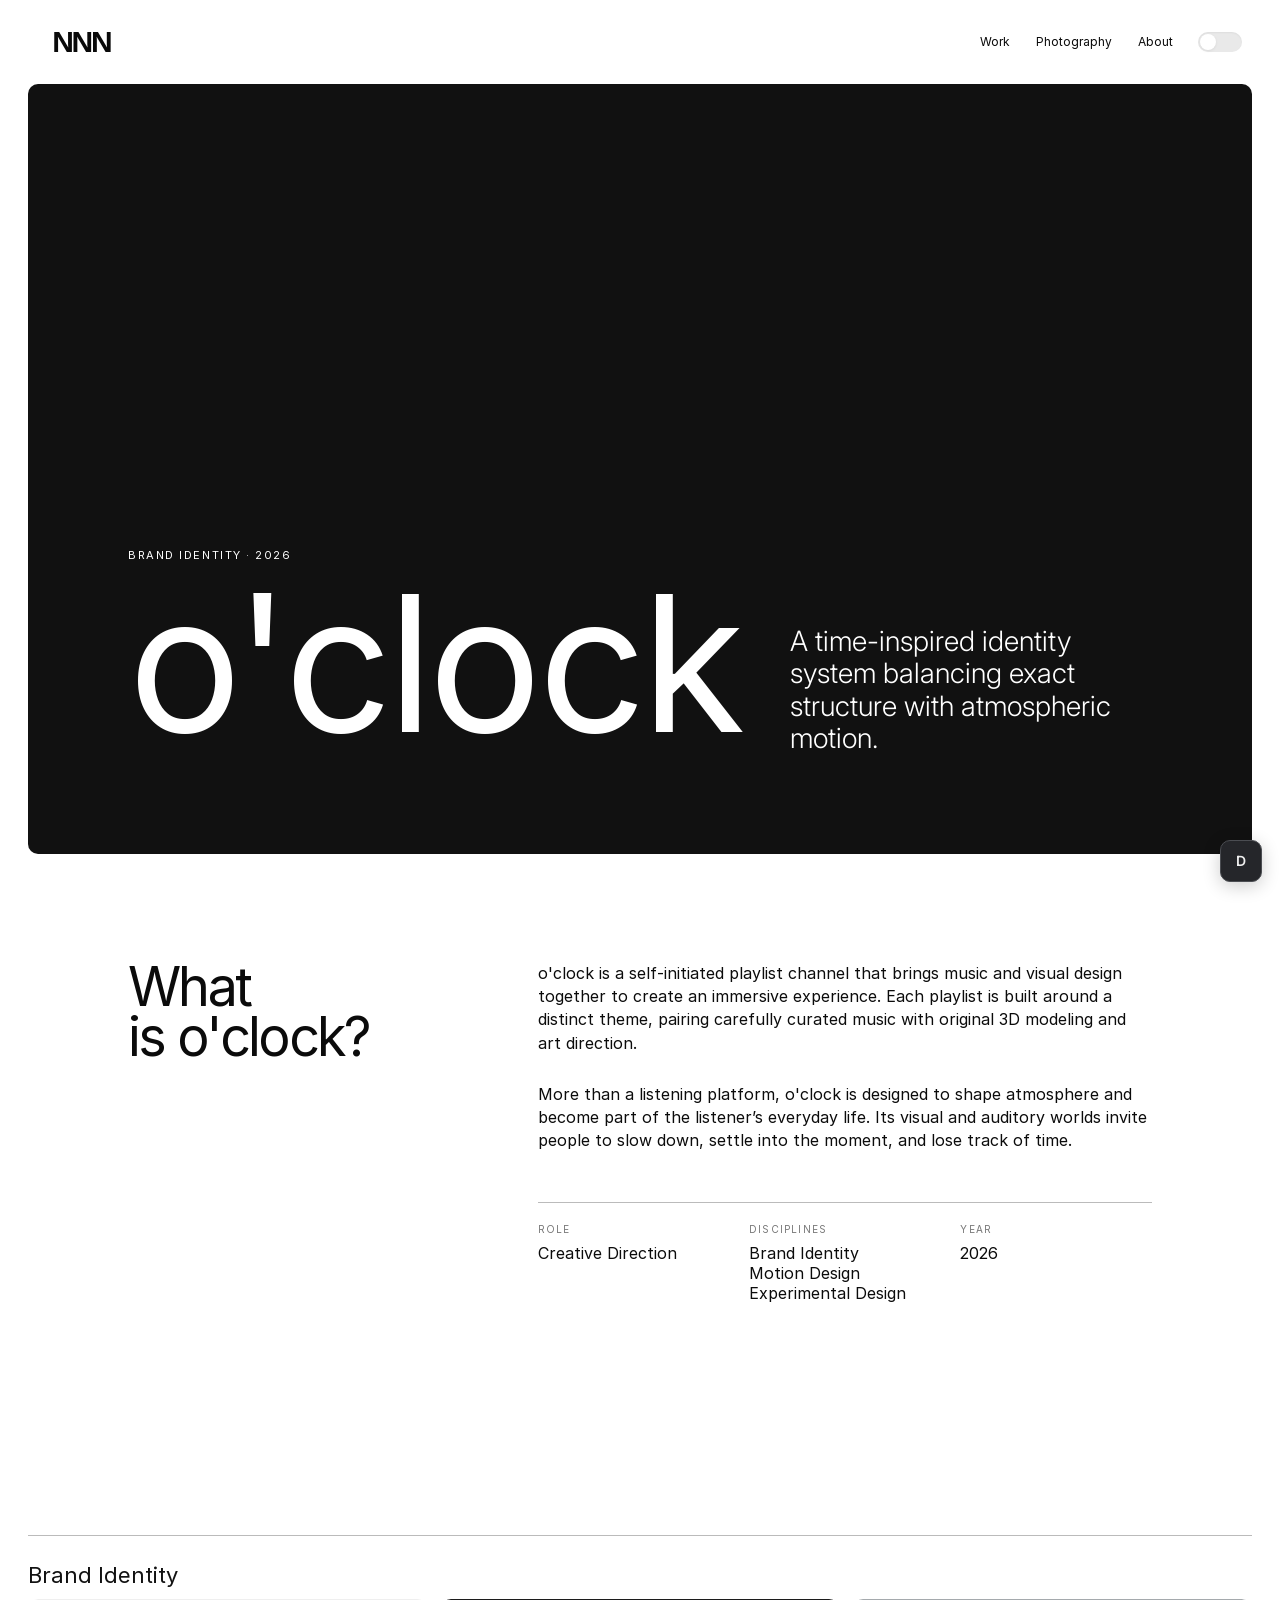
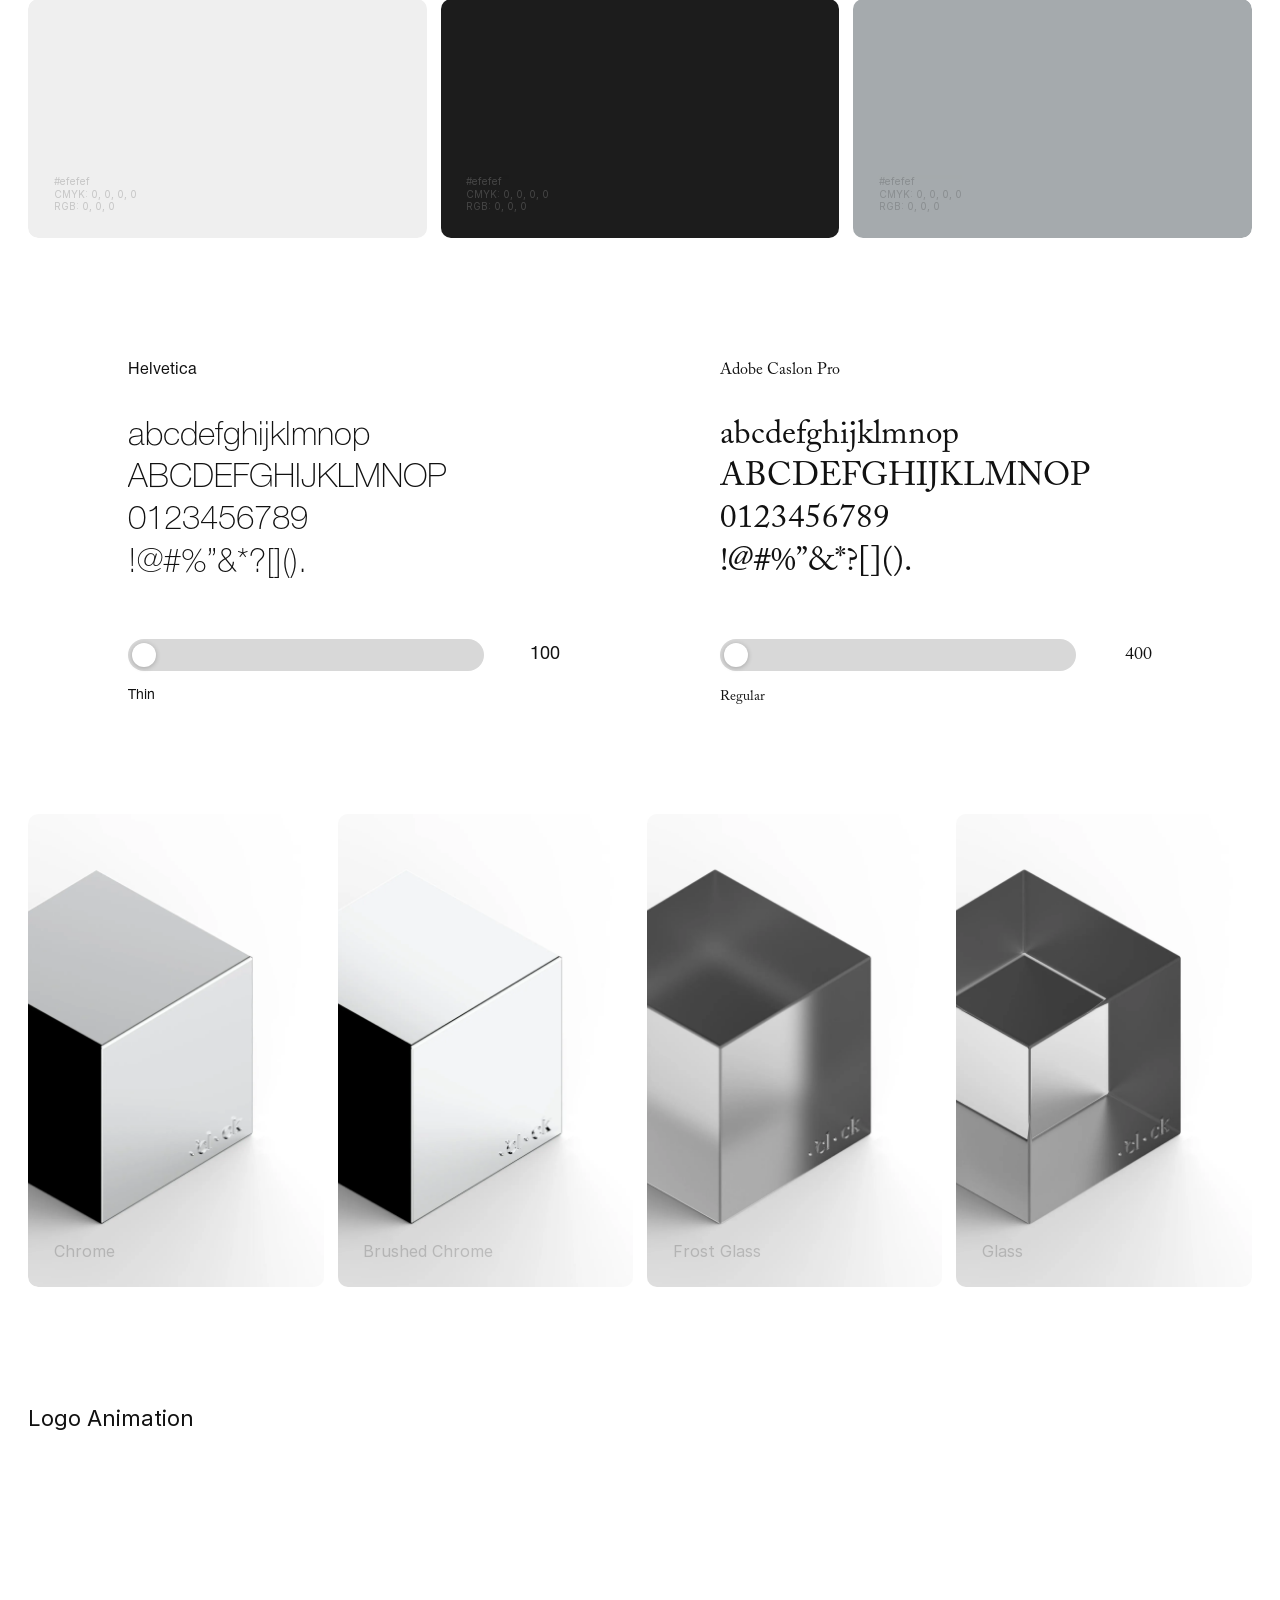
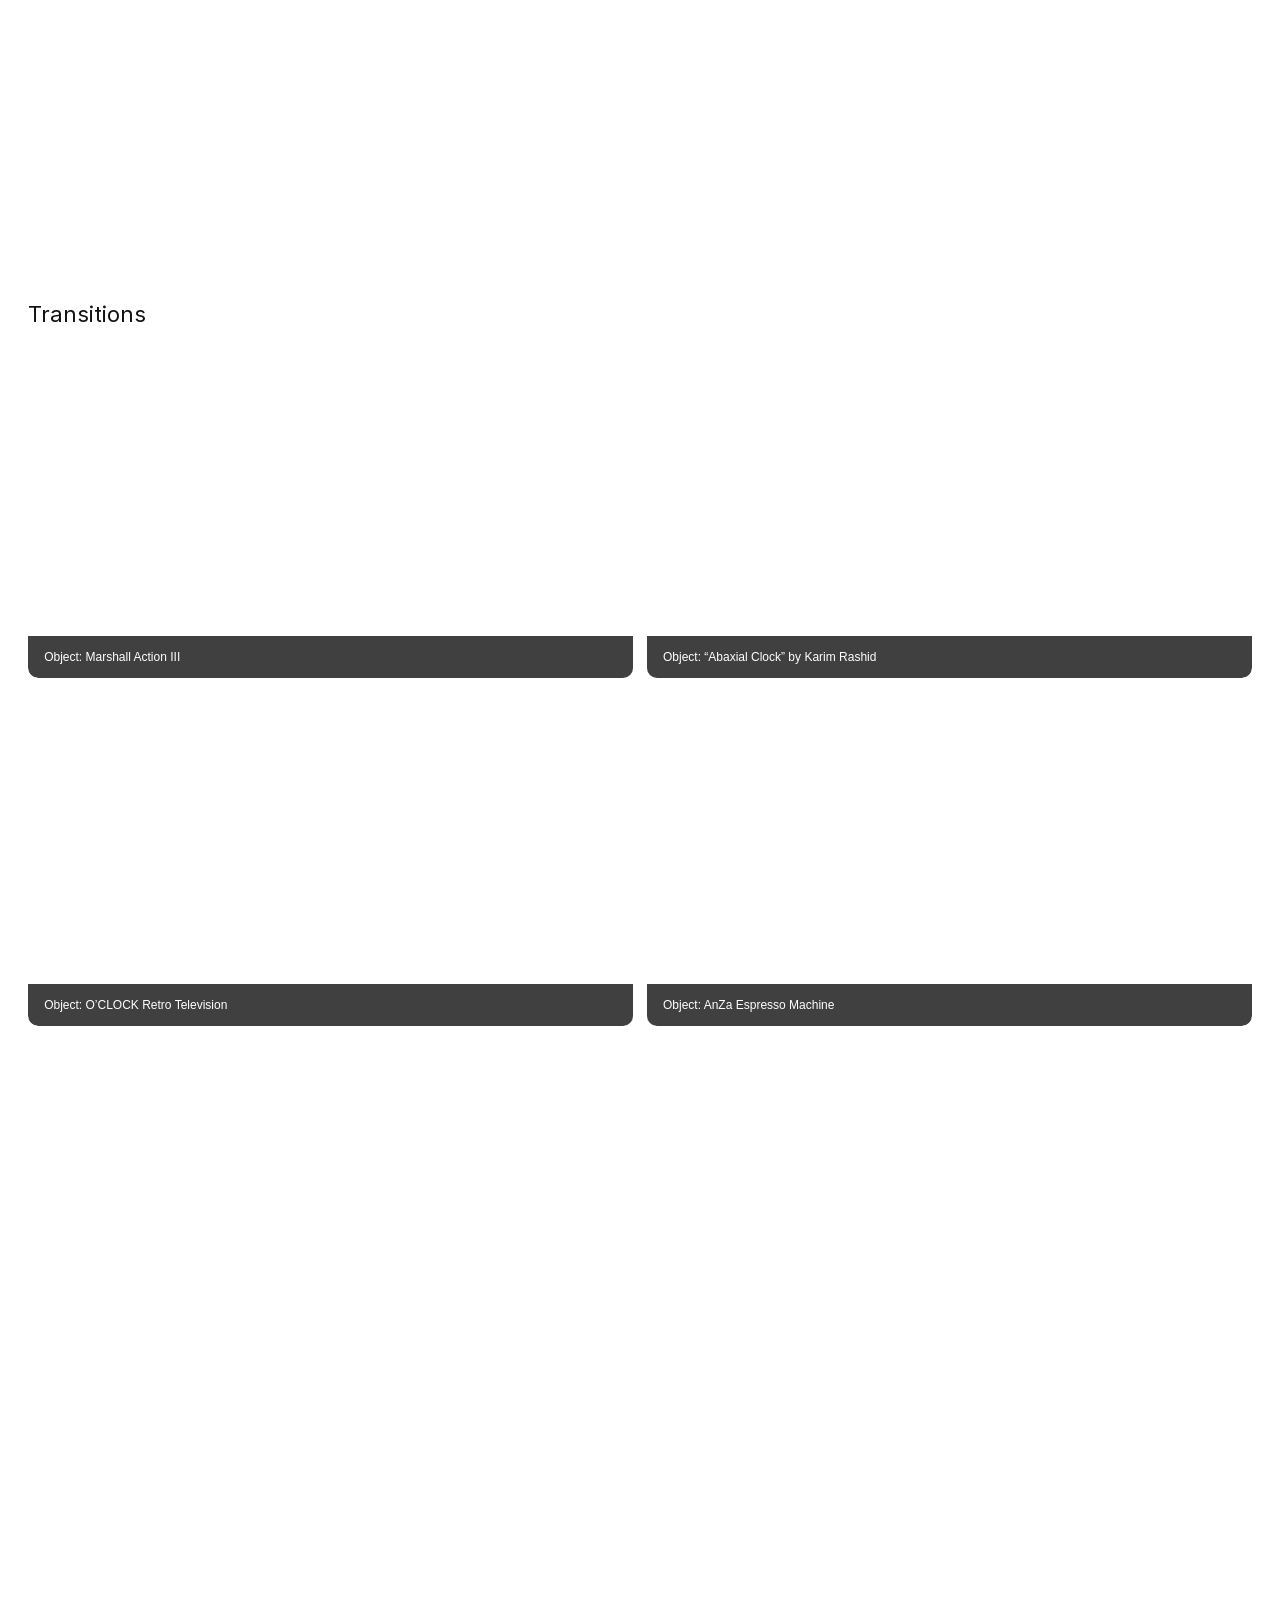
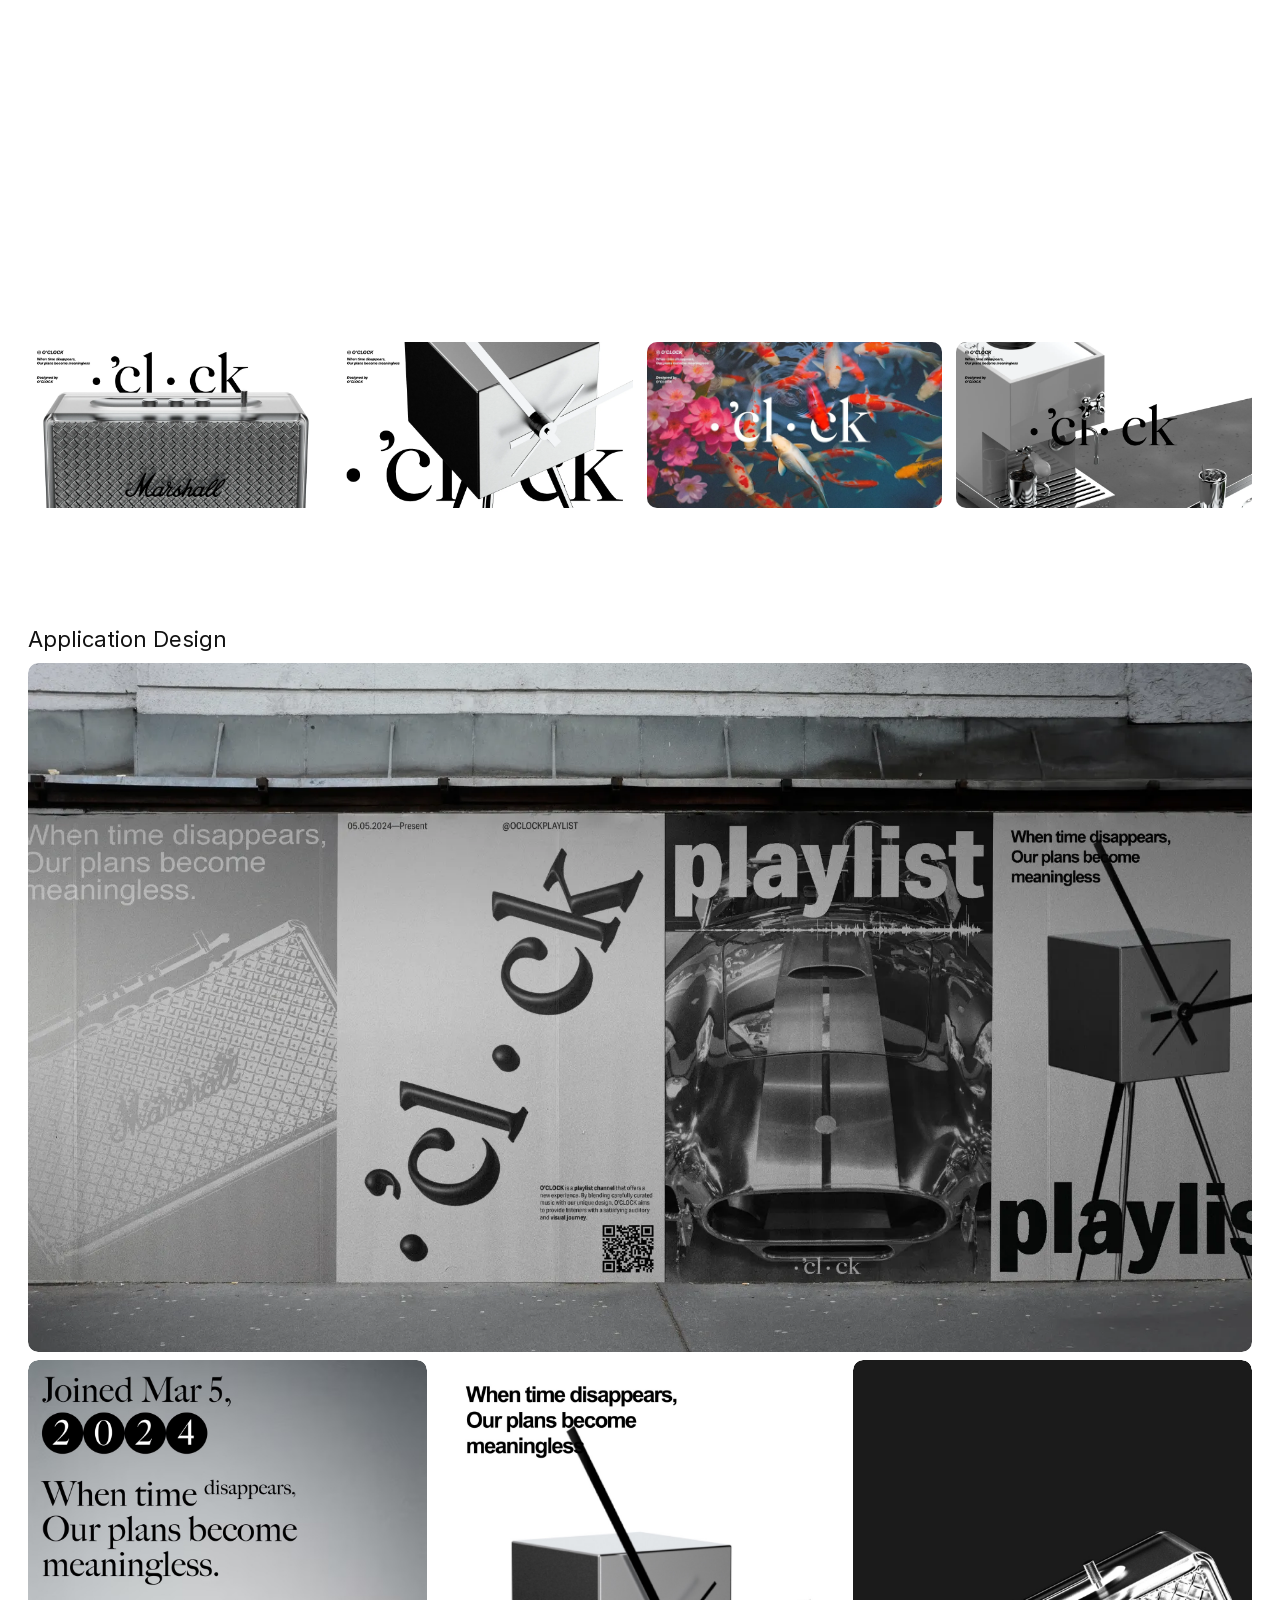
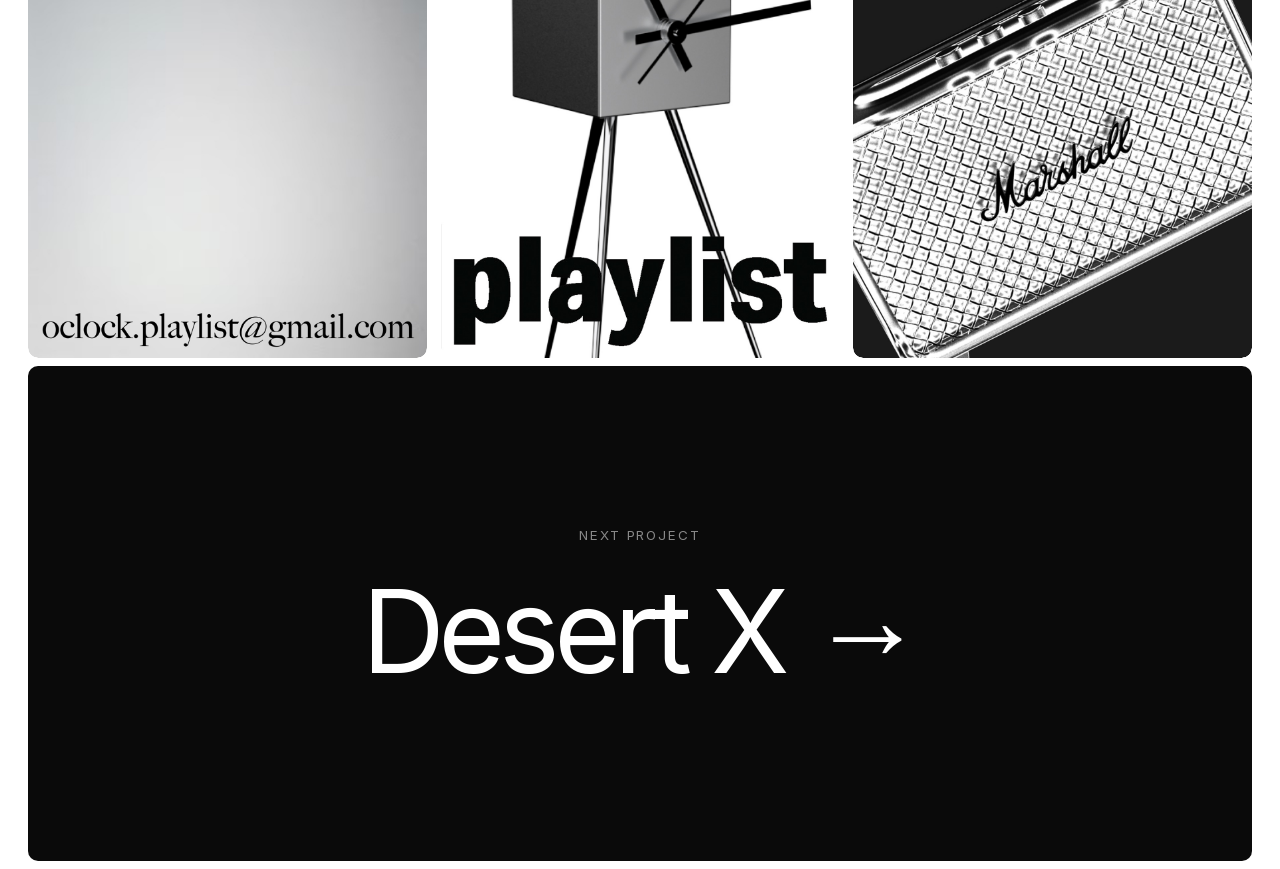
<file: oclock.html>
<!doctype html>
<html lang="en"><head><meta charset="UTF-8"><meta name="viewport" content="width=device-width,initial-scale=1"><title>O'CLOCK — Nani Kim</title><link rel="stylesheet" href="./project.css"><link rel="stylesheet" href="./oclock-typography.css"><link rel="stylesheet" href="./editor-workspace.css"><style id="portfolio-user-styles">
body main{display:flex!important;flex-direction:column!important;gap:8px!important;padding-left:10px!important;padding-right:10px!important;box-sizing:border-box!important}body main>:is(section,.next-project){margin-left:0!important;margin-right:0!important;width:auto!important;min-width:0!important;box-sizing:border-box!important}body main>:is(.editor-columns,.custom-section,.editor-media-frame,.panel,.project-hero,.next-project),body main .editor-column,body main .project-gallery figure{border-radius:5px!important;overflow:hidden}body main>.editor-columns,body main>.project-gallery{padding:0!important;column-gap:8px!important}body main .editor-column>.editor-column-text{padding:100px 100px!important}body main>.custom-section{padding:100px 100px!important}
body main{padding-left:10px!important;padding-right:10px!important}body main>:is(section,.next-project){margin-left:0!important;margin-right:0!important}body .nav-wrap,body .project-nav{left:10px!important;right:10px!important}
body main{padding-top:calc(70px + 4px)!important;padding-bottom:4px!important}body main>:is(section,.next-project){margin-top:0!important;margin-bottom:0!important}
body main{display:flex!important;flex-direction:column!important;gap:8px!important}body main>:not(:first-child){margin-top:0px!important}
body main :is(.project-copy,.project-hero-copy,.hero-content),body main>:is(.about,.contact,.custom-section,.project-info),body .resume-header,body .resume-grid{padding-left:100px!important}
body main :is(.project-copy,.project-hero-copy,.hero-content),body main>:is(.about,.contact,.custom-section,.project-info),body .resume-header,body .resume-grid{padding-right:100px!important}
body main :is(.project-copy,.project-hero-copy,.hero-content),body main>:is(.about,.contact,.custom-section,.project-info),body .resume-header,body .resume-grid{padding-top:100px!important}
body main :is(.project-copy,.project-hero-copy,.hero-content),body main>:is(.about,.contact,.custom-section,.project-info),body .resume-header,body .resume-grid{padding-bottom:100px!important}
body main :is(.panel,.project-hero,.project-gallery figure,.next-project){border-radius:5px!important}
body main :is([data-project-grid],.project-gallery){column-gap:8px!important}
body main :is([data-project-grid],.project-gallery){row-gap:8px!important}</style><link rel="stylesheet" href="./responsive.css"></head><body style="" class=""><nav class="project-nav"><a href="./index.html#works">← All work</a><a href="./index.html">Nani Kim</a></nav><main data-project-template="oclock-v1" style="--section-gap: 8px; --canvas-x: 10px; --canvas-y: 4px; --global-pad-x: 100px; --global-pad-y: 100px; --grid-x: 8px; --grid-y: 8px; --editor-card-height: 770px; width: 100% !important;"><section class="project-hero editor-media-background" data-editable-section="" data-editor-id="23c0a8ee-184f-4db0-bbbf-1892b3bbe7b2" data-media-mode="cover" style="--image: none; --image-position: 50% 50%; min-height: 770px !important;"><video data-asset-id="dd3873fa-9e0d-49b1-84bf-e708aab57796" data-filename="o-clock_transition_playlist--4.mp4" data-bytes="1703270" preload="metadata" playsinline="" style="object-fit: cover !important; object-position: 50% 50% !important; pointer-events: none !important; border: 0px !important; outline: none !important;" loop="" autoplay="" muted="" disablepictureinpicture="" controlslist="nodownload nofullscreen noremoteplayback" tabindex="-1" src="./assets/editor-dd3873fa-9e0d-49b1-84bf-e708aab57796.mp4"></video><div class="project-hero-copy" style="text-align: left !important;"><div><p class="project-kicker" data-editable-text="">Brand identity · 2026</p><h1 data-editable-text="" class="" style="font-size: 189px !important;">o'clock</h1></div><p class="project-summary" data-editable-text="" style="font-size: 28px !important; font-weight: 300 !important; font-style: normal !important; font-family: Portfolio, Arial, sans-serif !important;">A time-inspired identity system balancing exact structure with atmospheric motion.</p></div></section><section class="project-info" data-editable-section="" data-editor-id="6a649e84-135e-46b4-881b-3e1a48d2241f" style="text-align: left !important;"><h2 data-editable-text="" class="" style="font-size: 54px !important; font-weight: 400 !important;">What is&nbsp;<span style="letter-spacing: -0.05em;" data-editable-text="" class="">o'clock?</span></h2><div><p data-editable-text="" class="" style="font-size: 16px !important; font-weight: 400 !important; font-family: Portfolio, Arial, sans-serif !important; font-style: normal !important; line-height: 1.45 !important;">o'clock is a self-initiated playlist channel that brings music and visual design together to create an immersive experience. Each playlist is built around a distinct theme, pairing carefully curated music with original 3D modeling and art direction.</p><p data-editable-text="" class="" style="font-size: 16px !important; font-weight: 400 !important;">More than a listening platform, o'clock is designed to shape atmosphere and become part of the listener’s everyday life. Its visual and auditory worlds invite people to slow down, settle into the moment, and lose track of time.</p><div class="project-meta"><div><span data-editable-text="" class="" style="font-weight: 400 !important;">Role</span><portfolio-text data-editable-text="" class="" style="font-weight: 400 !important;">Creative Direction</portfolio-text></div><div><span data-editable-text="" class="">Disciplines</span><portfolio-text data-editable-text="" class="" style="font-weight: 400 !important;">Brand Identity&nbsp;<br>Motion Design<br>Experimental Design<br></portfolio-text></div><div><span data-editable-text="">Year</span><portfolio-text data-editable-text="" class="" style="font-weight: 400 !important;">2026</portfolio-text></div></div></div></section><section class="editor-spacer" data-editable-section="" data-editor-created="spacer" data-layer-name="Spacer" data-spacer-height="100" style="height: 100px !important;" data-editor-id="768de2b1-9a33-455a-ad6c-261b74319f21"></section><section class="editor-line" data-editable-section="" data-editor-created="line" data-layer-name="Horizontal line" data-editor-id="b260879f-9846-4849-bd50-8d8bca08f446" style=""><hr></section><section class="editor-text-only" data-editable-section="" data-editor-created="plain-text" data-layer-name="Text" data-editor-id="51372c9e-d9f2-4026-ad6c-64e1810c5c96" style=""><p class="editor-plain-text" data-editable-text="" data-editor-inserted-text="true" style="font-size: 22px !important;">Brand Identity</p></section><section data-editable-section="" data-editor-created="columns" class="editor-columns panel" data-column-template="repeat(3,minmax(0,1fr))" style="grid-template-columns: repeat(3, minmax(0px, 1fr));" data-editor-id="0ca8424e-2813-4346-bd89-bda1f9f5ac4a"><div class="editor-column oclock-hover-card" data-editable-section="" data-editor-id="edeed553-8fda-4424-82f0-6294568f9207" style="background-color: rgb(239, 239, 239) !important; min-height: 230px !important;"><p data-column-text="" data-editable-text="" class="editor-column-text oclock-hover-caption" style="font-size: 10px !important; text-align: left !important; padding: 0px !important;">#efefef
CMYK: 0, 0, 0, 0
RGB: 0, 0, 0</p></div><div class="editor-column oclock-hover-card" data-editable-section="" data-editor-id="65c44652-625f-4daa-b51a-b4fd30d60fe1" style="background-color: rgb(28, 28, 28) !important;"><p data-column-text="" data-editable-text="" class="editor-column-text oclock-hover-caption" style="color: rgb(255, 255, 255) !important; font-size: 10px !important; line-height: 1.25 !important; text-align: left !important; padding: 0px !important;">#efefef
CMYK: 0, 0, 0, 0
RGB: 0, 0, 0</p></div><div class="editor-column oclock-hover-card" data-editable-section="" data-editor-id="e6df3547-dc6b-473e-a7c6-b2b40eed6e4e" style="background-color: rgb(165, 170, 173) !important;"><p data-column-text="" data-editable-text="" class="editor-column-text oclock-hover-caption" style="font-size: 10px !important; font-weight: 400 !important; text-align: left !important; padding: 0px !important;">#efefef<br>CMYK: 0, 0, 0, 0<br>RGB: 0, 0, 0</p></div></section><section class="oclock-type-lab editor-hoverable" data-editable-section="" data-layer-name="Typography comparison" data-oclock-type-lab="" data-editor-id="6fea8960-7532-4e21-8370-011b0e7ab985" style="--hover-y: 0px; --hover-scale: 1; --hover-rotate: 0deg; --hover-glow: 0px; --hover-duration: 350ms; transform: translate3d(0px, 0px, 0px) rotate(0deg) scale(1); text-align: left !important; width: 100% !important; padding: 100px !important; gap: 160px !important; z-index: 0 !important;" data-hover-scale="100" data-scale="100">
  <article class="type-specimen" data-font="helvetica" style="margin-top: 0px !important;" data-font-face="Thin">
    <h2 data-editable-text="" class="" style="font-size: 16px !important; transform: translate3d(0px, 16px, 0px) rotate(0deg) scale(1);" data-tx="0" data-ty="16">Helvetica</h2>
    <div class="type-characters" style="font-synthesis: none; font-weight: 100 !important; font-family: PortfolioHelvetica !important; font-style: normal !important;"><p data-editable-text="" class="" style="font-synthesis: none; font-size: 33px !important; letter-spacing: 0px !important; font-weight: 100 !important; font-family: PortfolioHelvetica !important; font-style: normal !important;">abcdefghijklmnop</p><p data-editable-text="" class="" style="font-synthesis: none; font-size: 33px !important; letter-spacing: 0px !important; font-weight: 100 !important; font-family: PortfolioHelvetica !important; font-style: normal !important;">ABCDEFGHIJKLMNOP</p><p data-editable-text="" class="" style="font-synthesis: none; letter-spacing: 0px !important; font-size: 33px !important; font-weight: 100 !important; font-family: PortfolioHelvetica !important; font-style: normal !important;">0123456789</p><p data-editable-text="" class="" style="font-synthesis: none; font-size: 33px !important; letter-spacing: 0px !important; font-weight: 100 !important; font-family: PortfolioHelvetica !important; font-style: normal !important;">!@#%”&amp;*?[]().</p></div>
    <div class="type-weight-control"><div class="type-weight-slider" role="slider" tabindex="0" aria-label="Helvetica font weight" aria-valuemin="100" aria-valuemax="900" aria-valuenow="100" aria-valuetext="100 Thin"><span class="type-weight-knob" style="left: 0%;"></span></div><output class="type-weight-number">100</output></div><span class="type-weight-label" data-editable-text="" style="font-size: 14px !important;">Thin</span>
  </article>
  <article class="type-specimen" data-font="caslon" style="margin-top: 0px !important;" data-font-face="Regular">
    <h2 data-editable-text="" class="" style="font-size: 16px !important; transform: translate3d(0px, 16px, 0px) rotate(0deg) scale(1);" data-tx="0" data-ty="16">Adobe Caslon Pro</h2>
    <div class="type-characters" style="font-synthesis: none; font-weight: 400 !important; font-family: PortfolioCaslon !important; font-style: normal !important;"><p data-editable-text="" class="" style="font-synthesis: none; font-size: 33px !important; letter-spacing: 0px !important; font-weight: 400 !important; font-family: PortfolioCaslon !important; font-style: normal !important;">abcdefghijklmnop</p><p data-editable-text="" class="" style="font-synthesis: none; font-size: 33px !important; letter-spacing: 0px !important; font-weight: 400 !important; font-family: PortfolioCaslon !important; font-style: normal !important;">ABCDEFGHIJKLMNOP</p><p data-editable-text="" class="" style="font-synthesis: none; font-size: 33px !important; letter-spacing: 0px !important; font-weight: 400 !important; font-family: PortfolioCaslon !important; font-style: normal !important;">0123456789</p><p data-editable-text="" class="" style="font-synthesis: none; font-size: 33px !important; letter-spacing: 0px !important; font-weight: 400 !important; font-family: PortfolioCaslon !important; font-style: normal !important;">!@#%”&amp;*?[]().</p></div>
    <div class="type-weight-control"><div class="type-weight-slider" role="slider" tabindex="0" aria-label="Adobe Caslon Pro font weight" aria-valuemin="400" aria-valuemax="700" aria-valuenow="400" aria-valuetext="400 Regular"><span class="type-weight-knob" style="left: 0%;"></span></div><output class="type-weight-number">400</output></div><span class="type-weight-label" data-editable-text="" style="font-size: 14px !important;">Regular</span>
  </article>
</section><section data-editable-section="" data-editor-created="columns" class="editor-columns panel" data-column-template="repeat(4,minmax(0,1fr))" style="grid-template-columns: repeat(4, minmax(0px, 1fr));" data-editor-id="f7e5b292-369c-45d8-a1f6-c60f9207b336"><div class="editor-column editor-media-frame oclock-hover-card" data-editable-section="" data-editor-id="28faf842-6286-4b2f-b68c-b030b5b7b270" data-media-mode="cover" style="--image-position: 50% 50%;"><img data-asset-id="56d16e52-ebdc-403f-b88a-f79dc61fbb81" data-filename="O_CLOCK_Material_Original_Brushed-Chrome.jpg" data-bytes="12688" alt="O CLOCK Material Original Brushed Chrome" loading="lazy" decoding="async" width="1200" height="1920" style="object-fit: cover !important; object-position: 50% 50% !important;" src="./assets/editor-56d16e52-ebdc-403f-b88a-f79dc61fbb81.webp"><p data-column-text="" data-editable-text="" class="editor-column-text oclock-hover-caption" style="box-sizing: border-box !important; padding: 0px !important; text-align: left !important;">Chrome</p></div><div class="editor-column editor-media-frame oclock-hover-card" data-editable-section="" data-editor-id="72afbf37-cb52-4adb-a8dc-8e5a0e340794" data-media-mode="cover" style="--image-position: 50% 50%;"><img data-asset-id="19638048-8eb5-401b-9459-5a0a725ee319" data-filename="O_CLOCK_Material_Original_Chrome.jpg" data-bytes="13976" alt="O CLOCK Material Original Chrome" loading="lazy" decoding="async" width="1200" height="1920" style="object-fit: cover !important; object-position: 50% 50% !important;" src="./assets/editor-19638048-8eb5-401b-9459-5a0a725ee319.webp"><p class="editor-column-text oclock-hover-caption" data-column-text="" data-editable-text="" style="text-align: left !important; padding: 0px !important;">Brushed Chrome</p></div><div class="editor-column editor-media-frame oclock-hover-card" data-editable-section="" data-editor-id="b5a2f8c9-812b-4a76-906e-3ee370d0533b" data-media-mode="cover" style="--image-position: 50% 50%;"><img data-asset-id="d1ca6779-e7b0-4923-ae80-350d5b7cfb04" data-filename="O_CLOCK_Material_Original_Frost-Glass.jpg" data-bytes="12924" alt="O CLOCK Material Original Frost Glass" loading="lazy" decoding="async" width="1200" height="1920" style="object-fit: cover !important; object-position: 50% 50% !important;" src="./assets/editor-d1ca6779-e7b0-4923-ae80-350d5b7cfb04.webp"><p class="editor-column-text oclock-hover-caption" data-column-text="" data-editable-text="" style="text-align: left !important; padding: 0px !important;">Frost Glass</p></div><div class="editor-column editor-media-frame oclock-hover-card" data-editable-section="" data-editor-id="fba3cb93-e293-4ae3-80d5-46cc48f3b97d" data-media-mode="cover" style="--image-position: 50% 50%;"><img data-asset-id="70447e94-5ca5-4d7c-9f3f-9435c492dee7" data-filename="O_CLOCK_Material_Original_Glass.jpg" data-bytes="15974" alt="O CLOCK Material Original Glass" loading="lazy" decoding="async" width="1200" height="1920" style="object-fit: cover !important; object-position: 50% 50% !important;" src="./assets/editor-70447e94-5ca5-4d7c-9f3f-9435c492dee7.webp"><p class="editor-column-text oclock-hover-caption" data-column-text="" data-editable-text="" style="text-align: left !important; padding: 0px !important;">Glass</p></div></section><section class="editor-spacer" data-editable-section="" data-editor-created="spacer" data-layer-name="Spacer" data-spacer-height="100" style="height: 100px !important;" data-editor-id="b8c34c14-8546-4e70-b008-d5259567bdec"></section><section class="editor-text-only" data-editable-section="" data-editor-created="plain-text" data-layer-name="Text" data-editor-id="e729f29c-da5a-4088-b777-42b19a86c89a" style=""><p class="editor-plain-text" data-editable-text="" data-editor-inserted-text="true" style="font-size: 22px !important;">Logo Animation</p></section><section data-editable-section="" data-editor-created="columns" class="editor-columns panel" data-column-template="58.4% 41.6%" style="grid-template-columns: 58.4% 41.6%;" data-editor-id="43a2f3ff-711d-43ae-a440-db58aec4da8a"><div class="editor-column editor-media-frame" data-editable-section="" data-editor-id="f9324aaf-8af7-4f5f-8534-b36528d039ab" data-media-mode="cover" style="--image-position: 50% 50%;"><video data-asset-id="e18267e9-8abd-4cf8-96a4-ca6c7c57f31d" data-filename="O_CLOCK_Logo-Animation.mp4" data-bytes="1837254" preload="metadata" playsinline="" style="object-fit: cover !important; object-position: 50% 50% !important; pointer-events: none !important; border: 0px !important; outline: none !important;" loop="" autoplay="" muted="" disablepictureinpicture="" controlslist="nodownload nofullscreen noremoteplayback" tabindex="-1" src="./assets/editor-e18267e9-8abd-4cf8-96a4-ca6c7c57f31d.mp4"></video><section class="editor-spacer" data-editable-section="" data-editor-created="spacer" data-layer-name="Spacer" data-spacer-height="100" style="height: 100px !important;" data-editor-id="2138e66b-50fa-4c8a-b788-8eff2b95ab3e"></section><section class="editor-text-only" data-editable-section="" data-editor-created="plain-text" data-layer-name="Text" data-editor-id="4a11c4ec-92ed-4641-8e47-9855cb730a6e" style=""><p class="editor-plain-text" data-editable-text="" data-editor-inserted-text="true" style="font-size: 22px !important;">Transitions</p></section></div><div class="editor-column editor-media-frame" data-editable-section="" data-editor-id="a19b8261-e755-4195-98bb-65ced44b310f" data-media-mode="cover" style="--image-position: 50% 50%; width: 100% !important;" data-focal-x="50" data-focal-y="50"><video data-asset-id="9b2d6f15-390e-46b7-b091-dd28e4bbd32c" data-filename="For Website.mp4" data-bytes="2074369" loop="" muted="" autoplay="" preload="metadata" playsinline="" style="object-fit: cover !important; object-position: 50% 50% !important; pointer-events: none !important; border: 0px !important; outline: none !important;" disablepictureinpicture="" controlslist="nodownload nofullscreen noremoteplayback" tabindex="-1" src="./assets/editor-9b2d6f15-390e-46b7-b091-dd28e4bbd32c.mp4"></video></div></section><section data-editable-section="" data-editor-created="columns" class="editor-columns panel" data-column-template="1fr 1fr" style="grid-template-columns: 1fr 1fr;" data-editor-id="779f4811-3403-4853-b2cb-e59a01a9ef4f"><div class="editor-column editor-media-frame" data-editable-section="" data-editor-id="768530f8-e55c-40bf-bb19-f3326732eef9" data-media-mode="cover" style="--image-position: 50% 50%;"><video data-asset-id="ed517caa-bfcc-4c75-abfd-5f78b902acd0" data-filename="O_CLOCK_Transition_Playlist-1.mp4" data-bytes="1298903" loop="" muted="" autoplay="" preload="metadata" playsinline="" style="object-fit: cover !important; object-position: 50% 50% !important; pointer-events: none !important; border: 0px !important; outline: none !important;" disablepictureinpicture="" controlslist="nodownload nofullscreen noremoteplayback" tabindex="-1" src="./assets/editor-ed517caa-bfcc-4c75-abfd-5f78b902acd0.mp4"></video><p class="editor-caption" data-editable-text="">Object: Marshall Action III</p></div><div class="editor-column editor-media-frame" data-editable-section="" data-editor-id="4e4178b6-9dd5-4758-b791-724fbceb7a09" data-media-mode="cover" style="--image-position: 50% 50%;"><video data-asset-id="5d60cc4a-a40f-4efb-81aa-bc24f3ebcab5" data-filename="O_CLOCK_Transition_Playlist-2.mp4" data-bytes="1868735" preload="metadata" playsinline="" style="object-fit: cover !important; object-position: 50% 50% !important; pointer-events: none !important; border: 0px !important; outline: none !important;" loop="" autoplay="" muted="" disablepictureinpicture="" controlslist="nodownload nofullscreen noremoteplayback" tabindex="-1" src="./assets/editor-5d60cc4a-a40f-4efb-81aa-bc24f3ebcab5.mp4"></video><p class="editor-caption" data-editable-text="">Object: “Abaxial Clock” by Karim Rashid</p></div></section><section data-editable-section="" data-editor-created="columns" class="editor-columns panel" data-column-template="41.4% 58.6%" style="grid-template-columns: 41.4% 58.6%;" data-editor-id="223f5654-003c-460f-aa2d-dc5329cf9841"><div class="editor-column editor-media-frame" data-editable-section="" data-editor-id="d5732ae9-e82b-42be-b588-f3e4427a9e9b" data-media-mode="cover" style="--image-position: 50% 50%;"><video data-asset-id="df998d91-fd14-4b30-a244-2ecd2cdda032" data-filename="O_CLOCK_Transition_Playlist-3.mp4" data-bytes="2960197" preload="metadata" playsinline="" style="object-fit: cover !important; object-position: 50% 50% !important; pointer-events: none !important; border: 0px !important; outline: none !important;" loop="" autoplay="" muted="" disablepictureinpicture="" controlslist="nodownload nofullscreen noremoteplayback" tabindex="-1" src="./assets/editor-df998d91-fd14-4b30-a244-2ecd2cdda032.mp4"></video><p class="editor-caption" data-editable-text="">Object: O’CLOCK Retro Television</p></div><div class="editor-column editor-media-frame" data-editable-section="" data-editor-id="ad7eccab-7897-4823-bb64-4d55b886fb7d" data-media-mode="cover" style="--image-position: 50% 50%;"><video data-asset-id="07e357c0-2722-493b-9442-ab195630d657" data-filename="o-clock_transition_playlist--4.mp4" data-bytes="1698306" preload="metadata" playsinline="" style="object-fit: cover !important; object-position: 50% 50% !important; pointer-events: none !important; border: 0px !important; outline: none !important;" loop="" autoplay="" muted="" disablepictureinpicture="" controlslist="nodownload nofullscreen noremoteplayback" tabindex="-1" src="./assets/editor-07e357c0-2722-493b-9442-ab195630d657.mp4"></video><p class="editor-caption" data-editable-text="">Object: AnZa Espresso Machine</p></div></section><section class="project-gallery" data-editable-section="" data-editor-id="bca535a0-47ff-4833-94e6-6baeae95b626" style="text-align: left !important;"><figure data-editable-section="" data-editor-id="10149fe8-cd93-44db-b0ee-5c9dbe5d6536" style="--image-position: 50% 50%; transform: translate3d(0px, 0px, 0px) rotate(0deg) scale(0.8); margin-left: 0px !important; margin-top: 0px !important; background-color: transparent !important; text-align: left !important; width: 100% !important; height: 100svh !important; min-height: 100svh !important; aspect-ratio: auto !important;" class="editor-media-frame" data-media-mode="fullscreen" data-focal-x="50" data-focal-y="50" data-scale="80" data-editor-locked="false" data-previous-frame-style="{&quot;height&quot;:&quot;&quot;,&quot;minHeight&quot;:&quot;&quot;,&quot;aspectRatio&quot;:&quot;&quot;}"><video data-asset-id="3d8d1c5b-56c3-4501-951a-a23ba2665575" data-filename="SHORTS.mp4" data-bytes="19091071" loop="" muted="" autoplay="" preload="metadata" playsinline="" style="object-fit: cover !important; object-position: 50% 50% !important; pointer-events: none !important; border: 0px !important; outline: none !important;" disablepictureinpicture="" controlslist="nodownload nofullscreen noremoteplayback" tabindex="-1" src="./assets/editor-3d8d1c5b-56c3-4501-951a-a23ba2665575.mp4"></video></figure></section><section data-editable-section="" data-editor-created="columns" class="editor-columns panel" data-column-template="repeat(4,minmax(0,1fr))" style="grid-template-columns: repeat(4, minmax(0px, 1fr));" data-editor-id="f7c5ccd4-7c8f-48a7-a3de-e83bd5b3d577"><div class="editor-column editor-media-frame" data-editable-section="" data-editor-id="8834c56c-93be-47b0-92de-f27709cfd3b6" data-media-mode="cover" style="--image-position: 50% 50%;" data-link="https://www.youtube.com/watch?v=c6PexglZQUE&amp;t=419s&amp;ab_channel=%EC%98%A4%ED%81%B4%EB%9D%BDO%27CLOCK" role="link" tabindex="0"><img data-asset-id="ecfa8078-ea4e-4e5f-abe6-cd56c85c2f4e" data-filename="O_CLOCK_Thumbnail_Playlist-1.png" data-bytes="146672" alt="O CLOCK Thumbnail Playlist 1" loading="lazy" decoding="async" width="1920" height="1080" style="object-fit: cover !important; object-position: 50% 50% !important;" src="./assets/editor-ecfa8078-ea4e-4e5f-abe6-cd56c85c2f4e.webp"></div><div class="editor-column editor-media-frame" data-editable-section="" data-editor-id="515da645-2431-4a3a-8cda-3b6c6ee3c71c" data-media-mode="cover" style="--image-position: 50% 50%;" data-link="https://www.youtube.com/watch?v=yzEiWDxLFNk&amp;t=1098s" role="link" tabindex="0"><img data-asset-id="cd4fc493-0082-412f-99e0-da0a6ad3d9f4" data-filename="O_CLOCK_Thumbnail_Playlist-2.png" data-bytes="57432" alt="O CLOCK Thumbnail Playlist 2" loading="lazy" decoding="async" width="1920" height="1080" style="object-fit: cover !important; object-position: 50% 50% !important;" src="./assets/editor-cd4fc493-0082-412f-99e0-da0a6ad3d9f4.webp"></div><div class="editor-column editor-media-frame" data-editable-section="" data-editor-id="e1bf8212-5c71-49e5-8a36-43b2d596d90a" data-media-mode="cover" style="--image-position: 50% 50%;" data-link="https://www.youtube.com/watch?v=TRx0i3Quu3c&amp;t=1181s" role="link" tabindex="0"><img data-asset-id="3c5ee655-de9f-456e-8feb-ee512cf2673e" data-filename="O_CLOCK_Thumbnail_Playlist-3.jpg" data-bytes="216642" alt="O CLOCK Thumbnail Playlist 3" loading="lazy" decoding="async" width="1280" height="720" style="object-fit: cover !important; object-position: 50% 50% !important;" src="./assets/editor-3c5ee655-de9f-456e-8feb-ee512cf2673e.webp"></div><div class="editor-column editor-media-frame" data-editable-section="" data-editor-id="8f788149-69ba-47fc-bb8a-97c6abacd054" data-media-mode="cover" style="--image-position: 50% 50%;" data-link="https://www.youtube.com/watch?v=vppMRbFgT8o" role="link" tabindex="0"><img data-asset-id="7b2cc059-8176-4acc-a167-834b151e1062" data-filename="CAFE-THUMBNAIL.png" data-bytes="68918" alt="O CLOCK Thumbnail Playlist 4" loading="lazy" decoding="async" width="1920" height="1080" style="object-fit: cover !important; object-position: 50% 50% !important;" src="./assets/editor-7b2cc059-8176-4acc-a167-834b151e1062.webp"></div></section><section class="editor-spacer" data-editable-section="" data-editor-created="spacer" data-layer-name="Spacer" data-spacer-height="100" style="height: 100px !important; min-height: 0px !important;" data-editor-id="b0ba0ed2-58a8-43be-86d2-34a7b339fa32"></section><section class="editor-text-only" data-editable-section="" data-editor-created="plain-text" data-layer-name="Text" data-editor-id="70d30213-1bee-47d7-9eff-ba231db4fed8"><p class="editor-plain-text" data-editable-text="" data-editor-inserted-text="true" style="font-size: 22px !important;">Application Design</p></section><section data-gallery-mode="slideshow" data-gallery-columns="1" data-gallery-gap="8" data-gallery-height="500" data-gallery-interval="1.2" data-gallery-speed="0" data-gallery-nav="none" data-gallery-fit="contain" data-gallery-horizontal="center" data-gallery-vertical="center" data-gallery-autoplay="true" data-gallery-captions="true" data-gallery-fullwidth="true" data-gallery-zoom="true" data-gallery-shuffle="false" data-gallery-effect="fade" data-gallery-frame="original" data-gallery-pause-hover="false" data-gallery-preview="true" data-editable-section="" data-layer-name="Photo gallery" data-editor-created="gallery" class="editor-photo-gallery panel" style="--gallery-columns: 1; --gallery-gap: 8px; --gallery-height: 500px; --gallery-speed: 0s; --gallery-fit: contain; --gallery-position: center center; --gallery-visible: 1; --gallery-original-height: 1890px; min-height: 630px !important;" data-editor-id="e2c7dac9-d8f6-4440-bf84-462487ef006d"><figure class="gallery-slide" style=""><img data-asset-id="f85f9c35-91d4-4a59-a5d1-574dd3ab65cb" data-filename="Web 1920 – 10.png" alt="Web 1920 – 10" loading="lazy" decoding="async" src="./assets/editor-f85f9c35-91d4-4a59-a5d1-574dd3ab65cb.webp"></figure><figure class="gallery-slide" style=""><img data-asset-id="5ecda859-594f-42b1-82e3-4075bc7cbf23" data-filename="Web 1920 – 9.png" alt="Web 1920 – 9" loading="lazy" decoding="async" src="./assets/editor-5ecda859-594f-42b1-82e3-4075bc7cbf23.webp"></figure><figure class="gallery-slide" style=""><img data-asset-id="3e59815f-3b32-4b6c-8b26-f315cdbb6d67" data-filename="Web 1920 – 8.png" alt="Web 1920 – 8" loading="lazy" decoding="async" src="./assets/editor-3e59815f-3b32-4b6c-8b26-f315cdbb6d67.webp"></figure></section><section data-editable-section="" data-editor-created="columns" class="editor-columns panel oclock-poster-row" data-column-template="repeat(3,minmax(0,1fr))" style="grid-template-columns: repeat(3, minmax(0px, 1fr));" data-editor-id="3dc0cb58-9d38-4aad-9ba0-d42d12d81225" data-oclock-posters="v1" data-layer-name="O’CLOCK posters · 3 columns"><div class="editor-column" data-editable-section="" data-editor-id="6b47ac90-00df-46ce-9942-4f4e5a34b8ce" style=""><section class="editor-photo-gallery panel" data-editable-section="" data-editor-created="gallery" data-layer-name="Typography posters" data-gallery-mode="slideshow" data-gallery-columns="1" data-gallery-gap="8" data-gallery-speed="0" data-gallery-interval="1.2" data-gallery-effect="fade" data-gallery-frame="original" data-gallery-nav="none" data-gallery-fit="contain" data-gallery-horizontal="center" data-gallery-vertical="center" data-gallery-autoplay="true" data-gallery-captions="true" data-gallery-fullwidth="true" data-gallery-zoom="false" data-gallery-shuffle="false" data-gallery-pause-hover="false" data-gallery-preview="true" data-gallery-height="500" style="--gallery-columns: 1; --gallery-gap: 8px; --gallery-height: 500px; --gallery-speed: 0s; --gallery-fit: contain; --gallery-position: center center; --gallery-visible: 1; --gallery-original-height: 622.5px;" data-editor-id="80b9f72c-59ad-4258-a137-6ba3eece55c0"><figure class="gallery-slide" style=""><img src="./assets/oclock-poster-type-serif.jpg" width="1200" height="1800" alt="O’CLOCK type serif poster" decoding="async" loading="lazy"></figure><figure class="gallery-slide" style=""><img src="./assets/oclock-poster-type-sans.jpg" width="1200" height="1800" alt="O’CLOCK type sans poster" decoding="async" loading="lazy"></figure></section></div><div class="editor-column" data-editable-section="" data-editor-id="d99ac291-1519-4596-82f0-2b4160fdcea3" style=""><section class="editor-photo-gallery panel" data-editable-section="" data-editor-created="gallery" data-layer-name="3D posters" data-gallery-mode="slideshow" data-gallery-columns="1" data-gallery-gap="8" data-gallery-speed="0" data-gallery-interval="1.2" data-gallery-effect="fade" data-gallery-frame="original" data-gallery-nav="none" data-gallery-fit="contain" data-gallery-horizontal="center" data-gallery-vertical="center" data-gallery-autoplay="true" data-gallery-captions="true" data-gallery-fullwidth="true" data-gallery-zoom="false" data-gallery-shuffle="false" data-gallery-pause-hover="false" data-gallery-preview="true" data-gallery-height="500" style="--gallery-columns: 1; --gallery-gap: 8px; --gallery-height: 500px; --gallery-speed: 0s; --gallery-fit: contain; --gallery-position: center center; --gallery-visible: 1; --gallery-original-height: 622.5px;" data-editor-id="61c44253-e054-4761-856a-0f613d3c90bd"><figure class="gallery-slide" style=""><img src="./assets/oclock-poster-clock.jpg" width="1200" height="1800" alt="O’CLOCK clock poster" decoding="async" loading="lazy"></figure><figure class="gallery-slide" style=""><img src="./assets/oclock-poster-mark.jpg" width="1200" height="1800" alt="O’CLOCK mark poster" decoding="async" loading="lazy"></figure></section></div><div class="editor-column" data-editable-section="" data-editor-id="050dd4fe-05fe-460a-bbac-e65972f0cf9d" style=""><section class="editor-photo-gallery panel" data-editable-section="" data-editor-created="gallery" data-layer-name="Radio poster" data-gallery-mode="slideshow" data-gallery-columns="1" data-gallery-gap="8" data-gallery-speed="0" data-gallery-interval="1.2" data-gallery-effect="fade" data-gallery-frame="original" data-gallery-nav="none" data-gallery-fit="contain" data-gallery-horizontal="center" data-gallery-vertical="center" data-gallery-autoplay="true" data-gallery-captions="true" data-gallery-fullwidth="true" data-gallery-zoom="false" data-gallery-shuffle="false" data-gallery-pause-hover="false" data-gallery-preview="true" data-gallery-height="500" style="--gallery-columns: 1; --gallery-gap: 8px; --gallery-height: 500px; --gallery-speed: 0s; --gallery-fit: contain; --gallery-position: center center; --gallery-visible: 1; --gallery-original-height: 622.5px;" data-editor-id="9bba7080-a319-4e3c-a799-a681568791e4"><figure class="gallery-slide" style=""><img src="./assets/oclock-poster-radio.jpg" width="1200" height="1800" alt="O’CLOCK radio poster" decoding="async" loading="lazy"></figure></section></div></section><a class="next-project" href="./bloom.html" data-editable-section="" data-editor-id="3292720e-a3bc-4b5a-9d14-b0cba09423d7" style="" data-next-style-restored="1"><span><small data-editable-text="">Next project</small><strong data-editable-text="">Desert X →</strong></span></a></main><script src="./editor-template.js"></script><script src="./editor-media.js"></script><script src="./editor-core.js"></script>
  <script src="./oclock-typography.js"></script>
<script src="./responsive.js"></script></body></html>
</file>
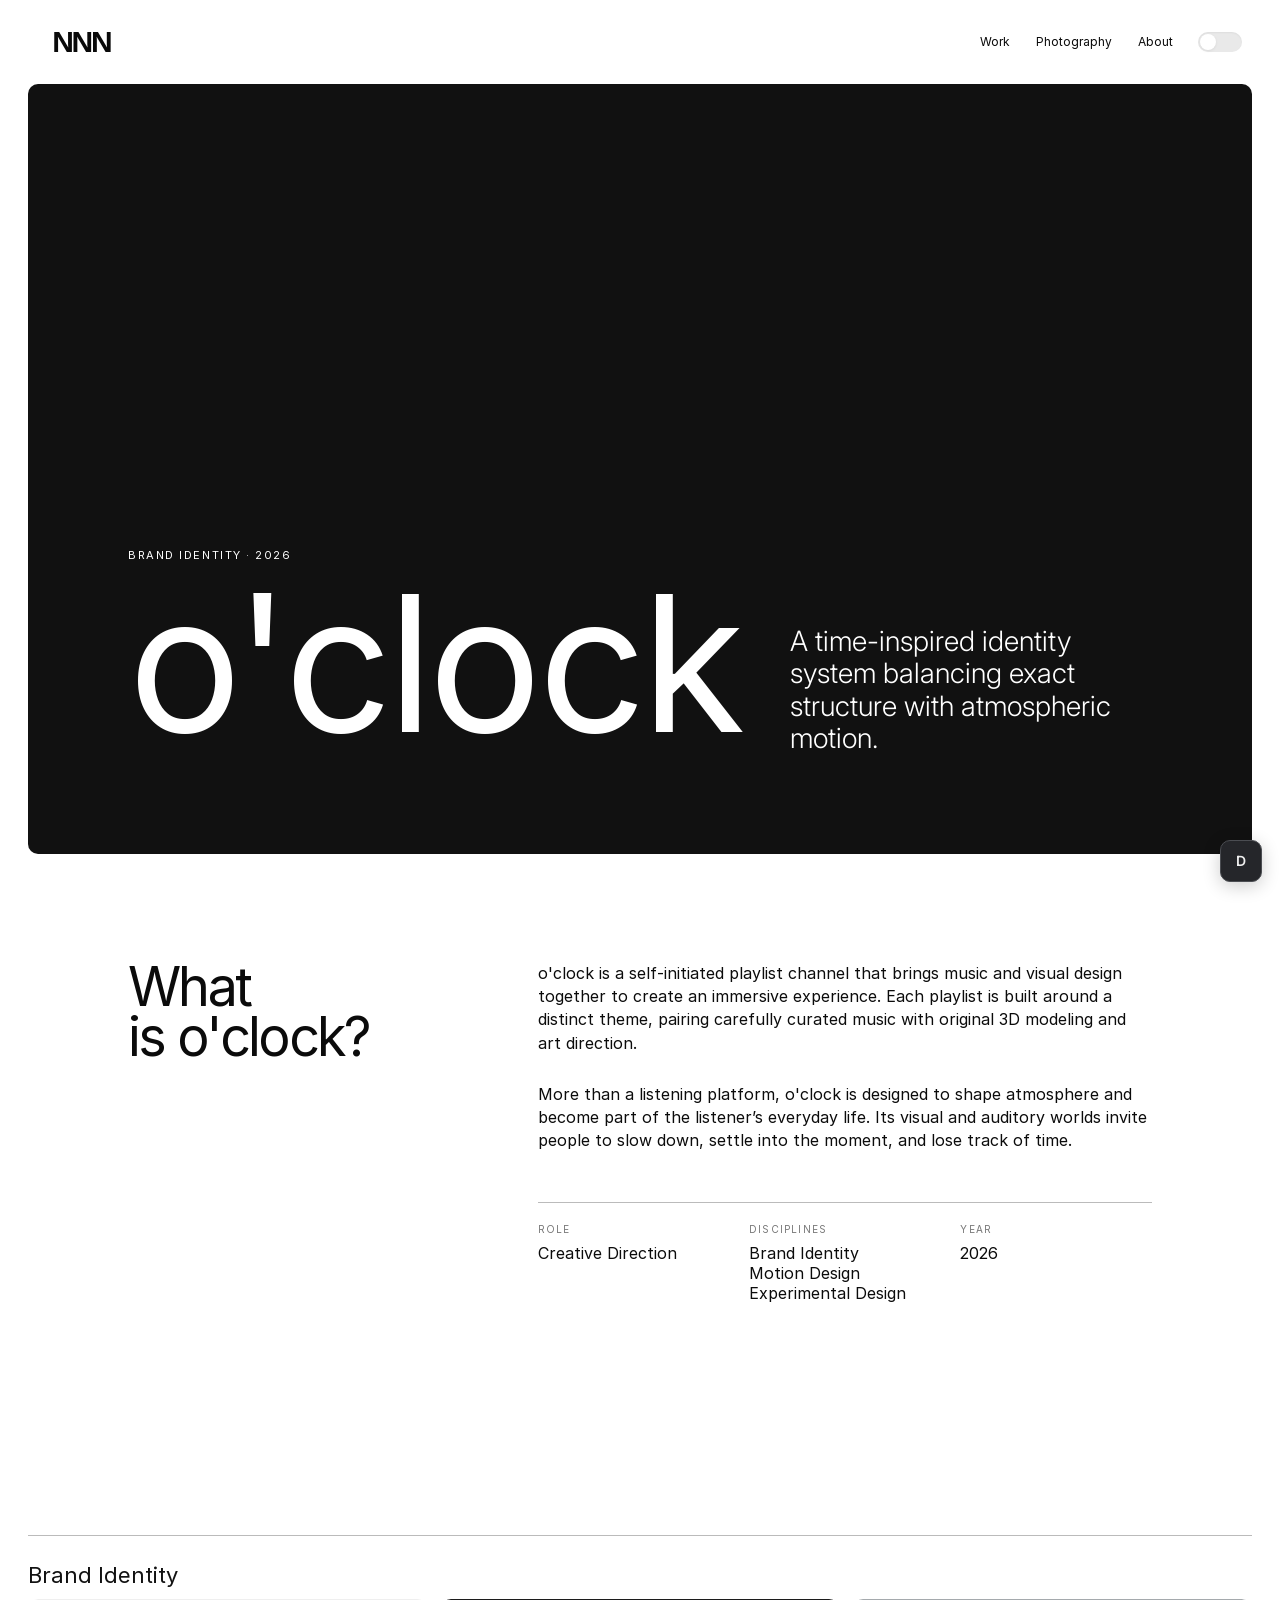
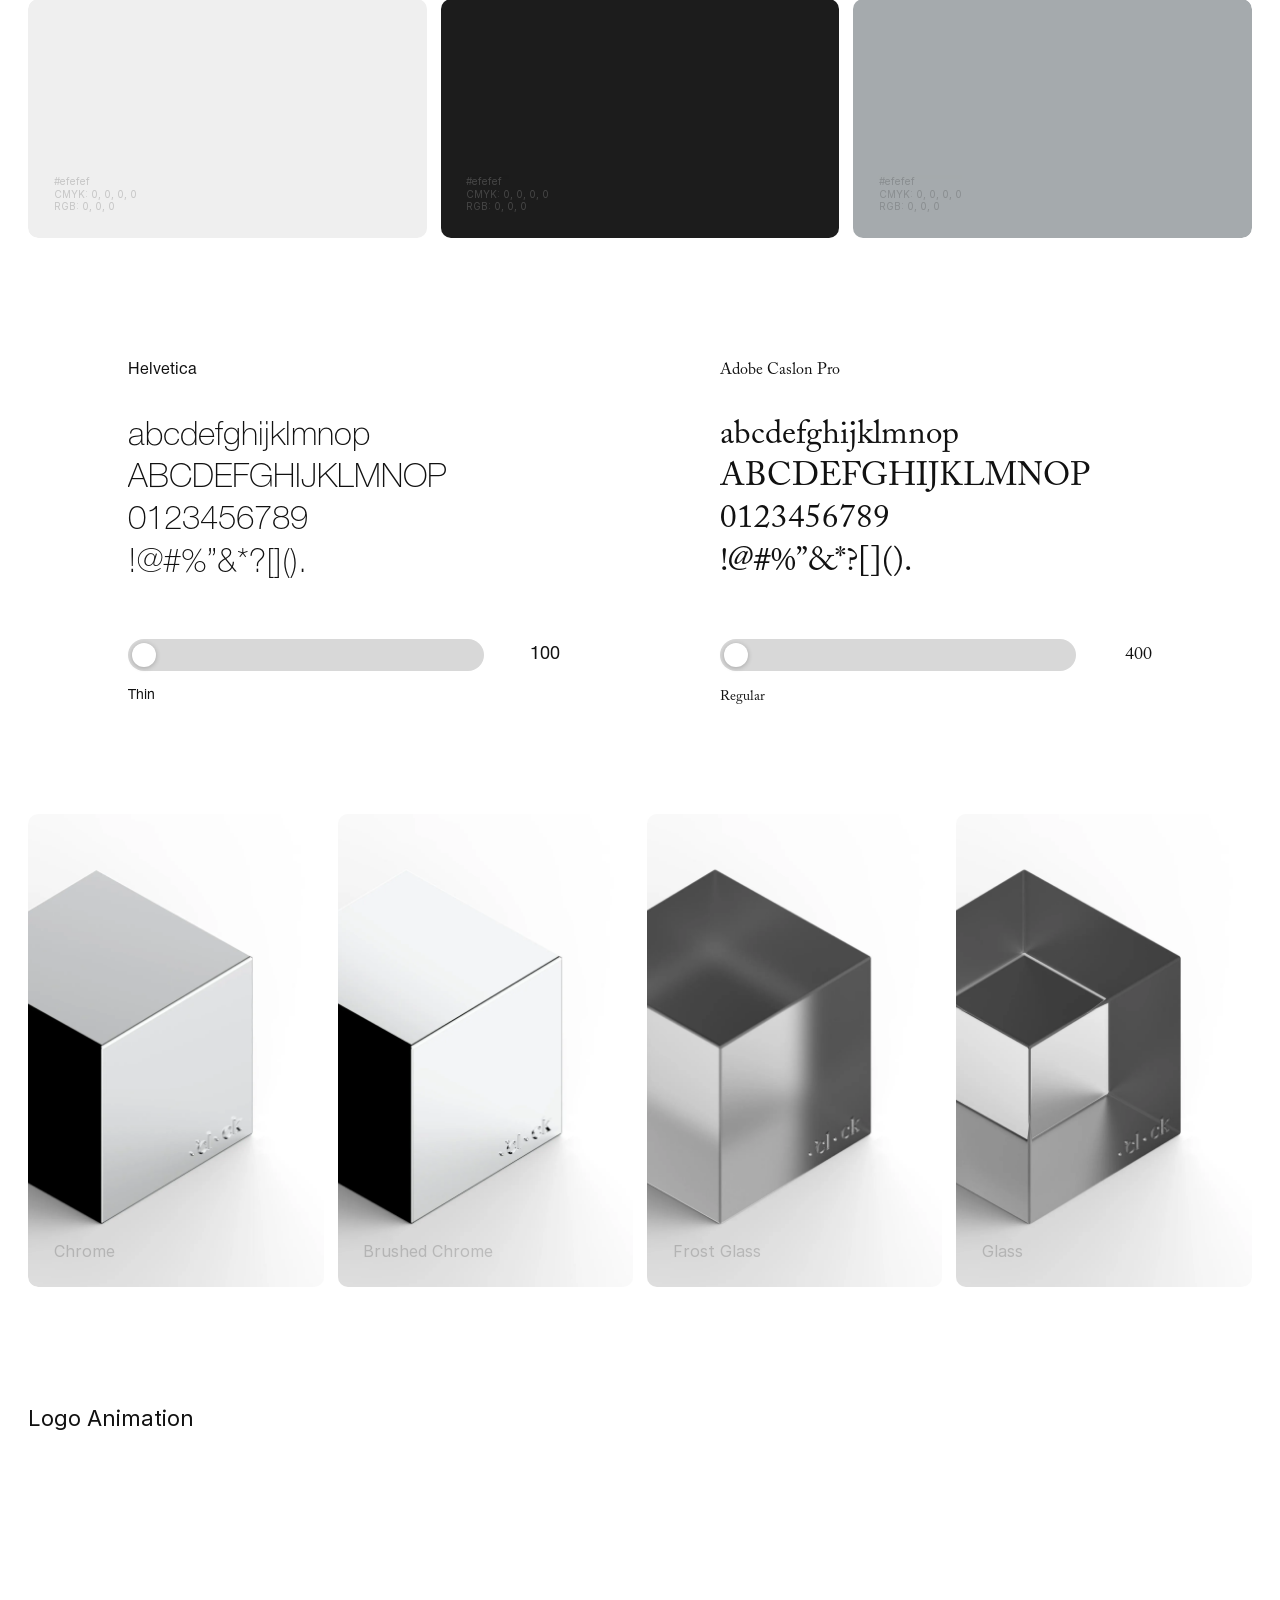
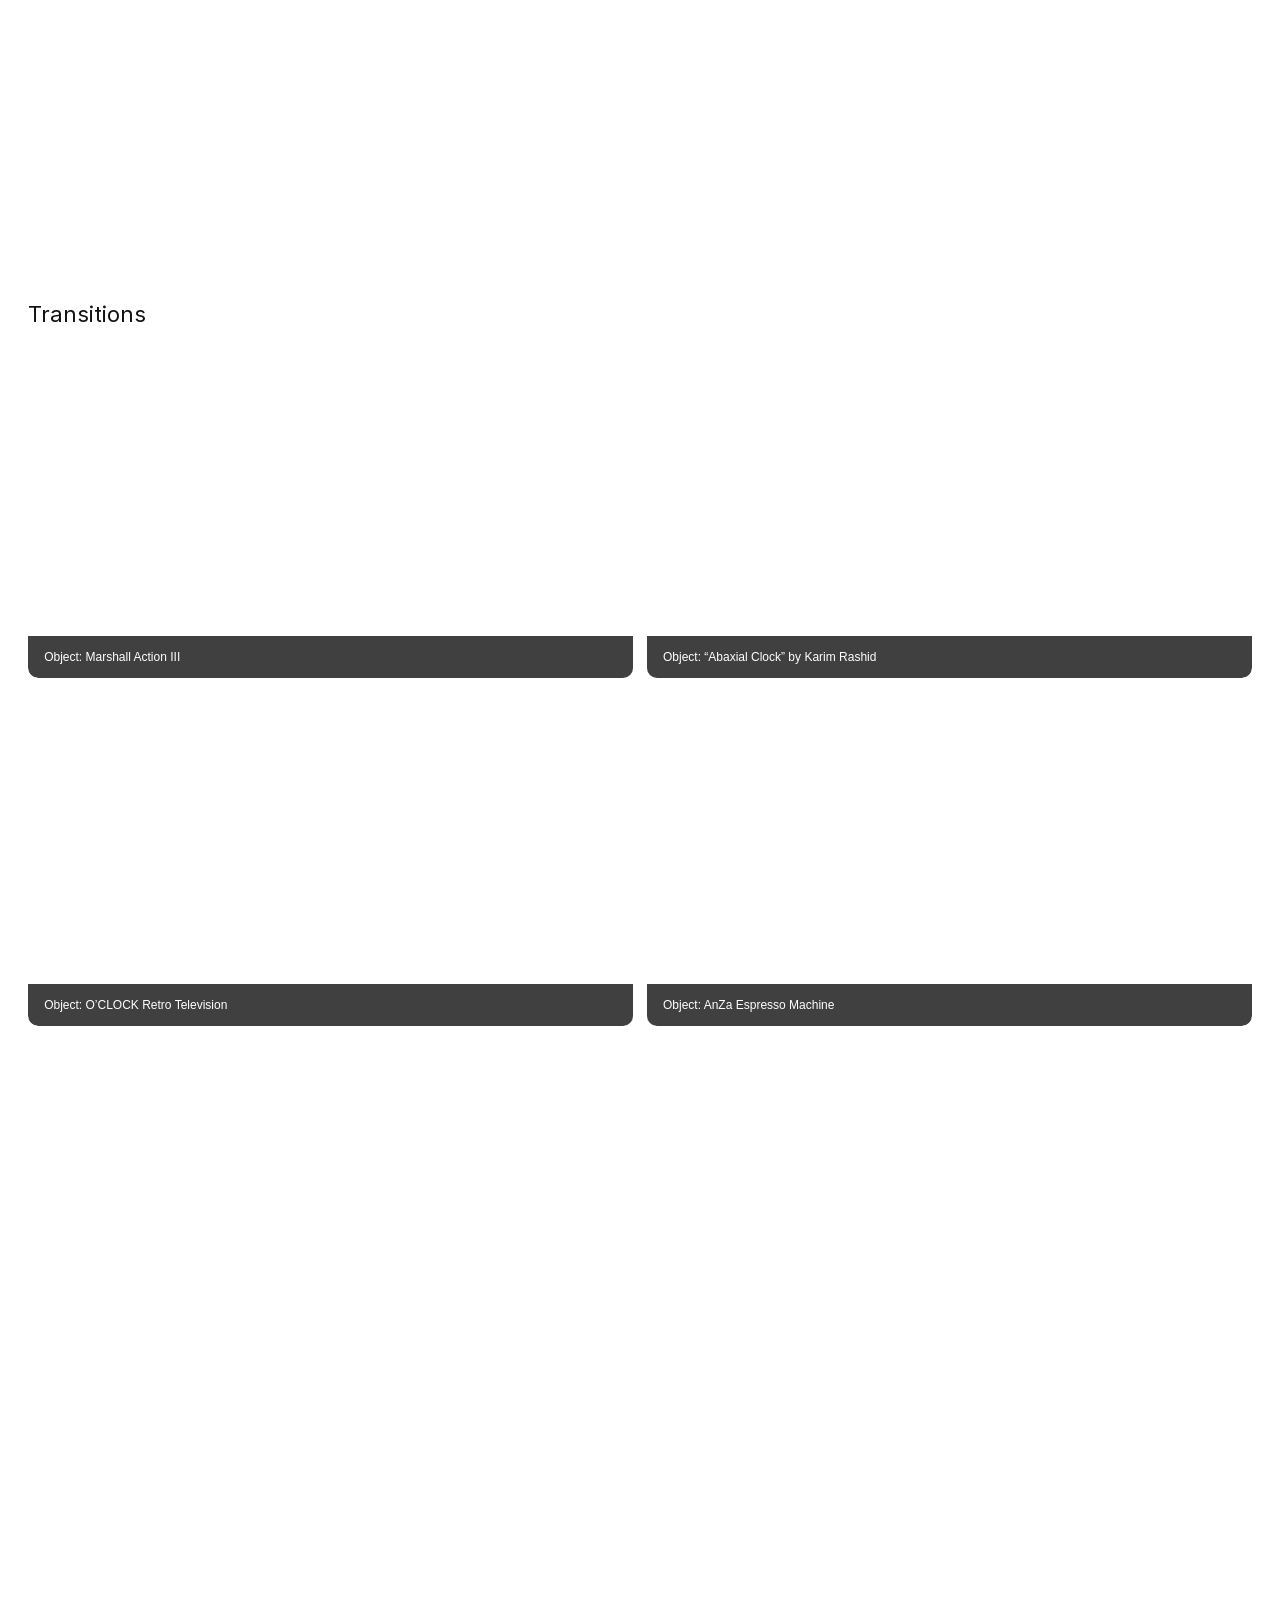
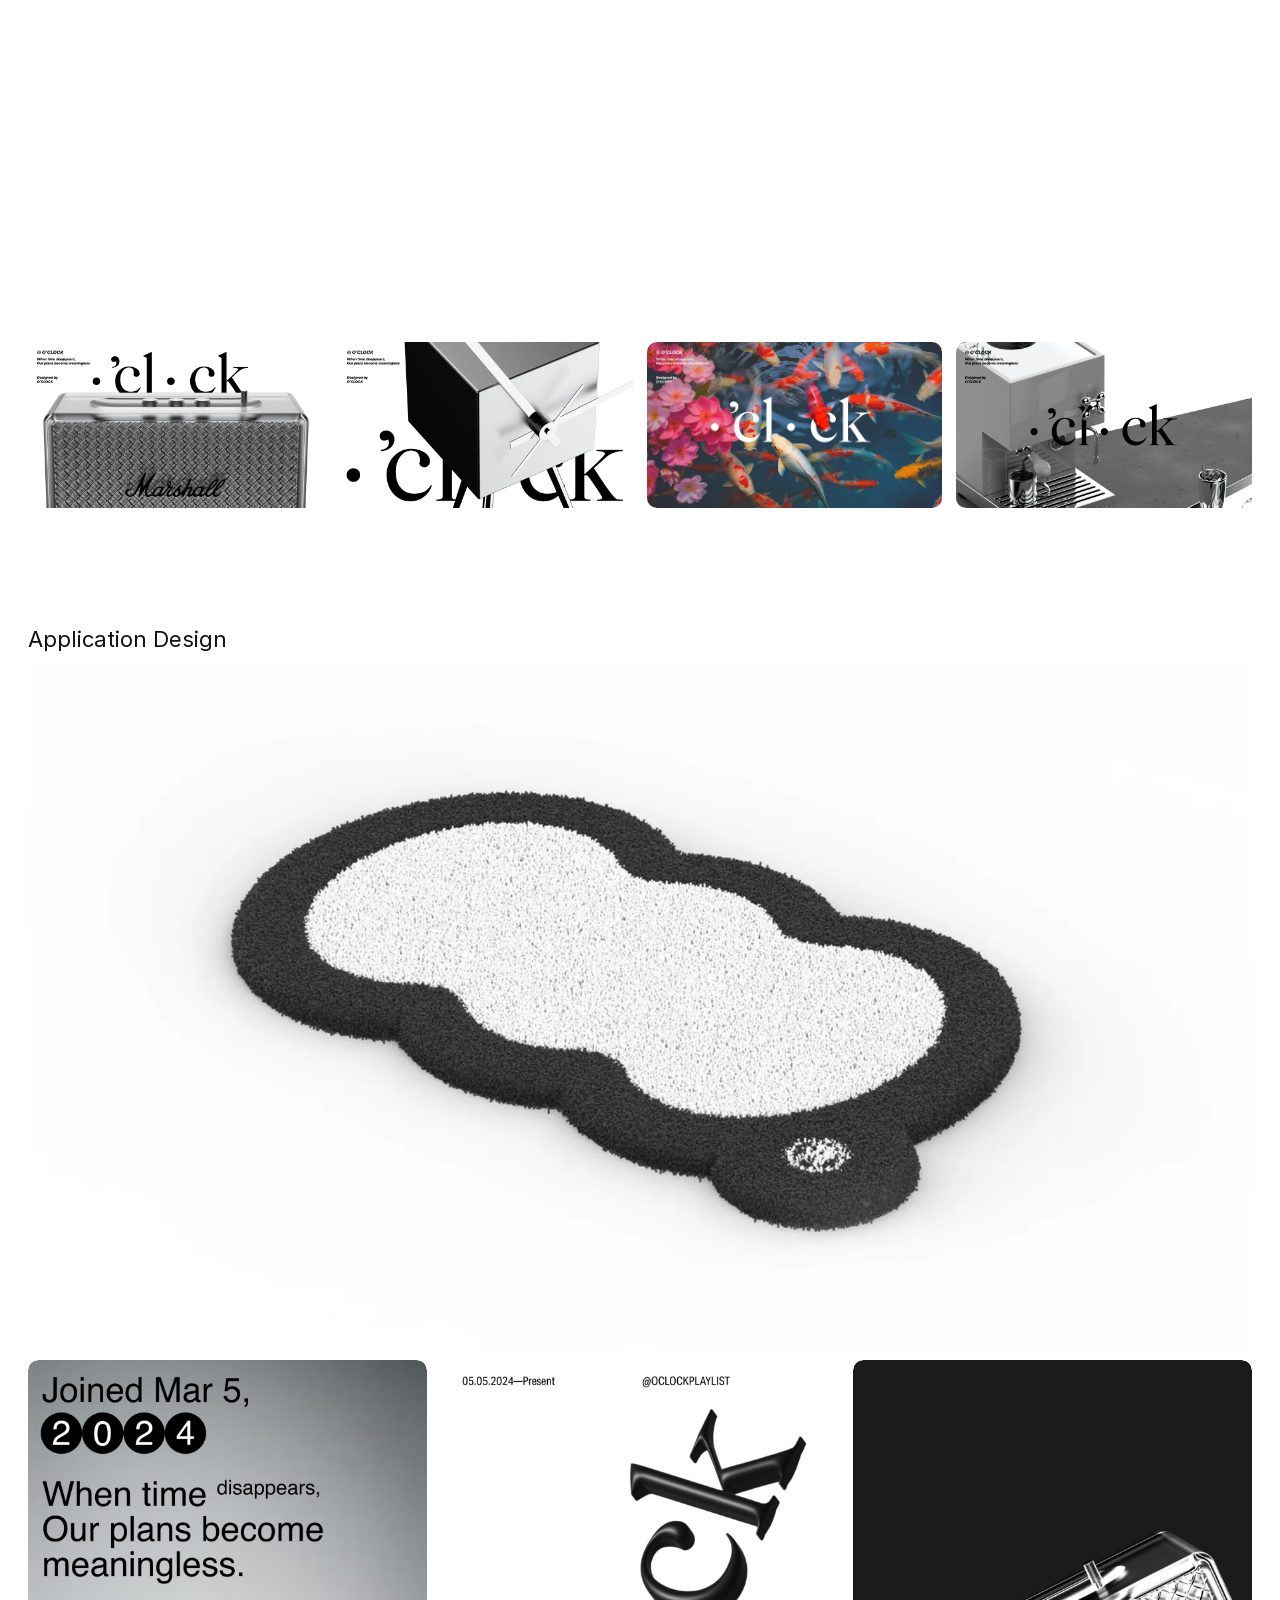
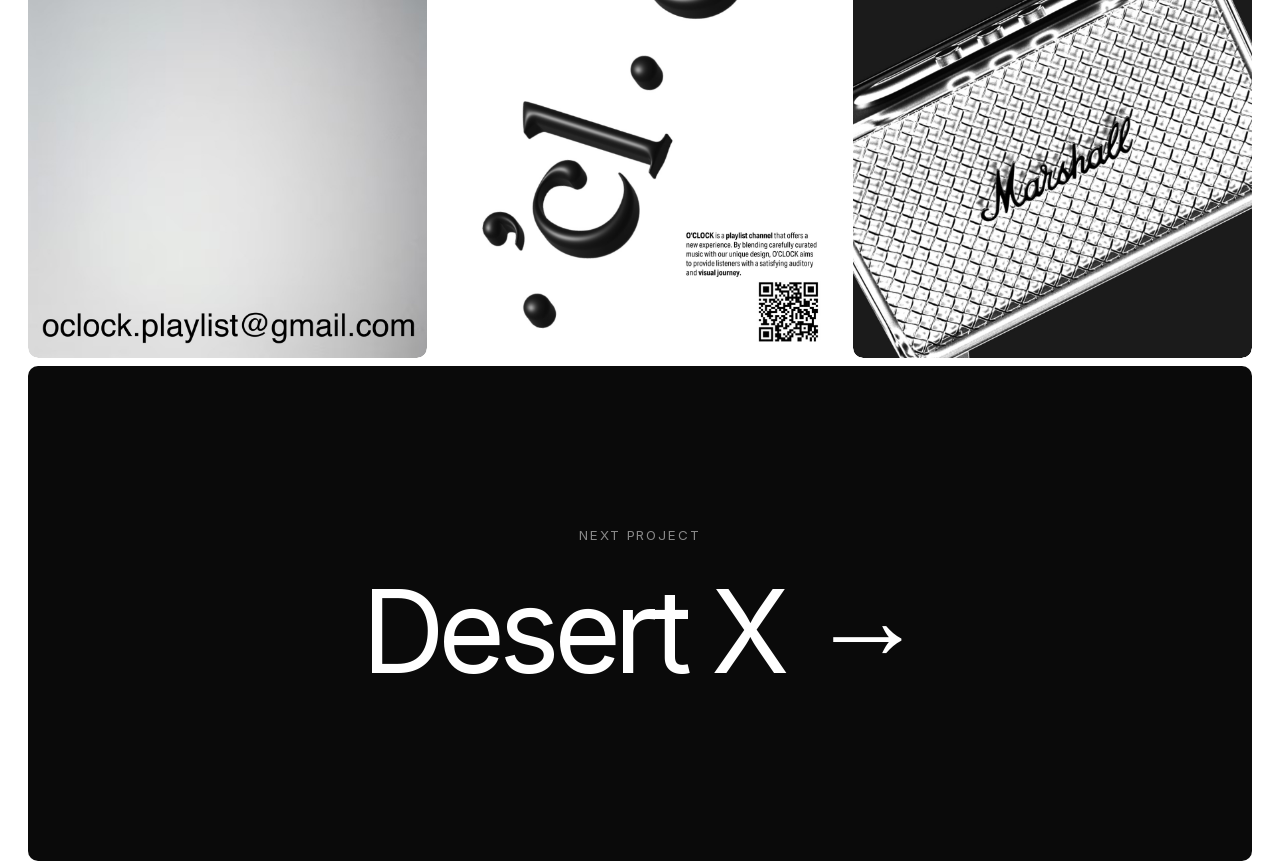
<file: pulse.html>
<!doctype html>
<html lang="en"><head><meta charset="UTF-8"><meta name="viewport" content="width=device-width,initial-scale=1"><title>Pulse — Nani Kim</title><link rel="stylesheet" href="./project.css"><link rel="stylesheet" href="./oclock-typography.css"><link rel="stylesheet" href="./editor-workspace.css"><style id="portfolio-user-styles">
body main{display:flex!important;flex-direction:column!important;gap:8px!important;padding-left:10px!important;padding-right:10px!important;box-sizing:border-box!important}body main>:is(section,.next-project){margin-left:0!important;margin-right:0!important;width:auto!important;min-width:0!important;box-sizing:border-box!important}body main>:is(.editor-columns,.custom-section,.editor-media-frame,.panel,.project-hero,.next-project),body main .editor-column,body main .project-gallery figure{border-radius:5px!important;overflow:hidden}body main>.editor-columns,body main>.project-gallery{padding:0!important;column-gap:8px!important}body main .editor-column>.editor-column-text{padding:100px 100px!important}body main>.custom-section{padding:100px 100px!important}
body main{padding-left:10px!important;padding-right:10px!important}body main>:is(section,.next-project){margin-left:0!important;margin-right:0!important}body .nav-wrap,body .project-nav{left:10px!important;right:10px!important}
body main{padding-top:calc(70px + 4px)!important;padding-bottom:4px!important}body main>:is(section,.next-project){margin-top:0!important;margin-bottom:0!important}
body main{display:flex!important;flex-direction:column!important;gap:8px!important}body main>:not(:first-child){margin-top:0px!important}
body main :is(.project-copy,.project-hero-copy,.hero-content),body main>:is(.about,.contact,.custom-section,.project-info),body .resume-header,body .resume-grid{padding-left:100px!important}
body main :is(.project-copy,.project-hero-copy,.hero-content),body main>:is(.about,.contact,.custom-section,.project-info),body .resume-header,body .resume-grid{padding-right:100px!important}
body main :is(.project-copy,.project-hero-copy,.hero-content),body main>:is(.about,.contact,.custom-section,.project-info),body .resume-header,body .resume-grid{padding-top:100px!important}
body main :is(.project-copy,.project-hero-copy,.hero-content),body main>:is(.about,.contact,.custom-section,.project-info),body .resume-header,body .resume-grid{padding-bottom:100px!important}
body main :is(.panel,.project-hero,.project-gallery figure,.next-project){border-radius:5px!important}
body main :is([data-project-grid],.project-gallery){column-gap:8px!important}
body main :is([data-project-grid],.project-gallery){row-gap:8px!important}</style><link rel="stylesheet" href="./responsive.css"></head><body style="" class=""><nav class="project-nav"><a href="./index.html#works">← All work</a><a href="./index.html">Nani Kim</a></nav><main data-project-template="oclock-v1" style="--section-gap: 8px; --canvas-x: 10px; --canvas-y: 4px; --global-pad-x: 100px; --global-pad-y: 100px; --grid-x: 8px; --grid-y: 8px; --editor-card-height: 770px; width: 100% !important;"><section class="project-hero editor-media-background" data-editable-section="" data-editor-id="23c0a8ee-184f-4db0-bbbf-1892b3bbe7b2" data-media-mode="cover" style="--image: none; --image-position: 50% 50%; min-height: 770px !important;"><video data-asset-id="dd3873fa-9e0d-49b1-84bf-e708aab57796" data-filename="o-clock_transition_playlist--4.mp4" data-bytes="1703270" preload="metadata" playsinline="" style="object-fit: cover !important; object-position: 50% 50% !important; pointer-events: none !important; border: 0px !important; outline: none !important;" loop="" autoplay="" muted="" disablepictureinpicture="" controlslist="nodownload nofullscreen noremoteplayback" tabindex="-1" src="./assets/editor-dd3873fa-9e0d-49b1-84bf-e708aab57796.mp4"></video><div class="project-hero-copy" style="text-align: left !important;"><div><p class="project-kicker" data-editable-text="">Brand identity · 2026</p><h1 data-editable-text="" class="" style="font-size: 189px !important;">o'clock</h1></div><p class="project-summary" data-editable-text="" style="font-size: 28px !important; font-weight: 300 !important; font-style: normal !important; font-family: Portfolio, Arial, sans-serif !important;">A time-inspired identity system balancing exact structure with atmospheric motion.</p></div></section><section class="project-info" data-editable-section="" data-editor-id="6a649e84-135e-46b4-881b-3e1a48d2241f" style="text-align: left !important;"><h2 data-editable-text="" class="" style="font-size: 54px !important; font-weight: 400 !important;">What is&nbsp;<span style="letter-spacing: -0.05em;" data-editable-text="" class="">o'clock?</span></h2><div><p data-editable-text="" class="" style="font-size: 16px !important; font-weight: 400 !important; font-family: Portfolio, Arial, sans-serif !important; font-style: normal !important; line-height: 1.45 !important;">o'clock is a self-initiated playlist channel that brings music and visual design together to create an immersive experience. Each playlist is built around a distinct theme, pairing carefully curated music with original 3D modeling and art direction.</p><p data-editable-text="" class="" style="font-size: 16px !important; font-weight: 400 !important;">More than a listening platform, o'clock is designed to shape atmosphere and become part of the listener’s everyday life. Its visual and auditory worlds invite people to slow down, settle into the moment, and lose track of time.</p><div class="project-meta"><div><span data-editable-text="" class="" style="font-weight: 400 !important;">Role</span><portfolio-text data-editable-text="" class="" style="font-weight: 400 !important;">Creative Direction</portfolio-text></div><div><span data-editable-text="" class="">Disciplines</span><portfolio-text data-editable-text="" class="" style="font-weight: 400 !important;">Brand Identity&nbsp;<br>Motion Design<br>Experimental Design<br></portfolio-text></div><div><span data-editable-text="">Year</span><portfolio-text data-editable-text="" class="" style="font-weight: 400 !important;">2026</portfolio-text></div></div></div></section><section class="editor-spacer" data-editable-section="" data-editor-created="spacer" data-layer-name="Spacer" data-spacer-height="100" style="height: 100px !important;" data-editor-id="768de2b1-9a33-455a-ad6c-261b74319f21"></section><section class="editor-line" data-editable-section="" data-editor-created="line" data-layer-name="Horizontal line" data-editor-id="b260879f-9846-4849-bd50-8d8bca08f446" style=""><hr></section><section class="editor-text-only" data-editable-section="" data-editor-created="plain-text" data-layer-name="Text" data-editor-id="51372c9e-d9f2-4026-ad6c-64e1810c5c96" style=""><p class="editor-plain-text" data-editable-text="" data-editor-inserted-text="true" style="font-size: 22px !important;">Brand Identity</p></section><section data-editable-section="" data-editor-created="columns" class="editor-columns panel" data-column-template="repeat(3,minmax(0,1fr))" style="grid-template-columns: repeat(3, minmax(0px, 1fr));" data-editor-id="0ca8424e-2813-4346-bd89-bda1f9f5ac4a"><div class="editor-column oclock-hover-card" data-editable-section="" data-editor-id="edeed553-8fda-4424-82f0-6294568f9207" style="background-color: rgb(239, 239, 239) !important; min-height: 230px !important;"><p data-column-text="" data-editable-text="" class="editor-column-text oclock-hover-caption" style="font-size: 10px !important; text-align: left !important; padding: 0px !important;">#efefef
CMYK: 0, 0, 0, 0
RGB: 0, 0, 0</p></div><div class="editor-column oclock-hover-card" data-editable-section="" data-editor-id="65c44652-625f-4daa-b51a-b4fd30d60fe1" style="background-color: rgb(28, 28, 28) !important;"><p data-column-text="" data-editable-text="" class="editor-column-text oclock-hover-caption" style="color: rgb(255, 255, 255) !important; font-size: 10px !important; line-height: 1.25 !important; text-align: left !important; padding: 0px !important;">#efefef
CMYK: 0, 0, 0, 0
RGB: 0, 0, 0</p></div><div class="editor-column oclock-hover-card" data-editable-section="" data-editor-id="e6df3547-dc6b-473e-a7c6-b2b40eed6e4e" style="background-color: rgb(165, 170, 173) !important;"><p data-column-text="" data-editable-text="" class="editor-column-text oclock-hover-caption" style="font-size: 10px !important; font-weight: 400 !important; text-align: left !important; padding: 0px !important;">#efefef<br>CMYK: 0, 0, 0, 0<br>RGB: 0, 0, 0</p></div></section><section class="oclock-type-lab editor-hoverable" data-editable-section="" data-layer-name="Typography comparison" data-oclock-type-lab="" data-editor-id="6fea8960-7532-4e21-8370-011b0e7ab985" style="--hover-y: 0px; --hover-scale: 1; --hover-rotate: 0deg; --hover-glow: 0px; --hover-duration: 350ms; transform: translate3d(0px, 0px, 0px) rotate(0deg) scale(1); text-align: left !important; width: 100% !important; padding: 100px !important; gap: 160px !important; z-index: 0 !important;" data-hover-scale="100" data-scale="100">
  <article class="type-specimen" data-font="helvetica" style="margin-top: 0px !important;" data-font-face="Thin">
    <h2 data-editable-text="" class="" style="font-size: 16px !important; transform: translate3d(0px, 16px, 0px) rotate(0deg) scale(1);" data-tx="0" data-ty="16">Helvetica</h2>
    <div class="type-characters" style="font-synthesis: none; font-weight: 100 !important; font-family: PortfolioHelvetica !important; font-style: normal !important;"><p data-editable-text="" class="" style="font-synthesis: none; font-size: 33px !important; letter-spacing: 0px !important; font-weight: 100 !important; font-family: PortfolioHelvetica !important; font-style: normal !important;">abcdefghijklmnop</p><p data-editable-text="" class="" style="font-synthesis: none; font-size: 33px !important; letter-spacing: 0px !important; font-weight: 100 !important; font-family: PortfolioHelvetica !important; font-style: normal !important;">ABCDEFGHIJKLMNOP</p><p data-editable-text="" class="" style="font-synthesis: none; letter-spacing: 0px !important; font-size: 33px !important; font-weight: 100 !important; font-family: PortfolioHelvetica !important; font-style: normal !important;">0123456789</p><p data-editable-text="" class="" style="font-synthesis: none; font-size: 33px !important; letter-spacing: 0px !important; font-weight: 100 !important; font-family: PortfolioHelvetica !important; font-style: normal !important;">!@#%”&amp;*?[]().</p></div>
    <div class="type-weight-control"><div class="type-weight-slider" role="slider" tabindex="0" aria-label="Helvetica font weight" aria-valuemin="100" aria-valuemax="900" aria-valuenow="100" aria-valuetext="100 Thin"><span class="type-weight-knob" style="left: 0%;"></span></div><output class="type-weight-number">100</output></div><span class="type-weight-label" data-editable-text="" style="font-size: 14px !important;">Thin</span>
  </article>
  <article class="type-specimen" data-font="caslon" style="margin-top: 0px !important;" data-font-face="Regular">
    <h2 data-editable-text="" class="" style="font-size: 16px !important; transform: translate3d(0px, 16px, 0px) rotate(0deg) scale(1);" data-tx="0" data-ty="16">Adobe Caslon Pro</h2>
    <div class="type-characters" style="font-synthesis: none; font-weight: 400 !important; font-family: PortfolioCaslon !important; font-style: normal !important;"><p data-editable-text="" class="" style="font-synthesis: none; font-size: 33px !important; letter-spacing: 0px !important; font-weight: 400 !important; font-family: PortfolioCaslon !important; font-style: normal !important;">abcdefghijklmnop</p><p data-editable-text="" class="" style="font-synthesis: none; font-size: 33px !important; letter-spacing: 0px !important; font-weight: 400 !important; font-family: PortfolioCaslon !important; font-style: normal !important;">ABCDEFGHIJKLMNOP</p><p data-editable-text="" class="" style="font-synthesis: none; font-size: 33px !important; letter-spacing: 0px !important; font-weight: 400 !important; font-family: PortfolioCaslon !important; font-style: normal !important;">0123456789</p><p data-editable-text="" class="" style="font-synthesis: none; font-size: 33px !important; letter-spacing: 0px !important; font-weight: 400 !important; font-family: PortfolioCaslon !important; font-style: normal !important;">!@#%”&amp;*?[]().</p></div>
    <div class="type-weight-control"><div class="type-weight-slider" role="slider" tabindex="0" aria-label="Adobe Caslon Pro font weight" aria-valuemin="400" aria-valuemax="700" aria-valuenow="400" aria-valuetext="400 Regular"><span class="type-weight-knob" style="left: 0%;"></span></div><output class="type-weight-number">400</output></div><span class="type-weight-label" data-editable-text="" style="font-size: 14px !important;">Regular</span>
  </article>
</section><section data-editable-section="" data-editor-created="columns" class="editor-columns panel" data-column-template="repeat(4,minmax(0,1fr))" style="grid-template-columns: repeat(4, minmax(0px, 1fr));" data-editor-id="f7e5b292-369c-45d8-a1f6-c60f9207b336"><div class="editor-column editor-media-frame oclock-hover-card" data-editable-section="" data-editor-id="28faf842-6286-4b2f-b68c-b030b5b7b270" data-media-mode="cover" style="--image-position: 50% 50%;"><img data-asset-id="56d16e52-ebdc-403f-b88a-f79dc61fbb81" data-filename="O_CLOCK_Material_Original_Brushed-Chrome.jpg" data-bytes="12688" alt="O CLOCK Material Original Brushed Chrome" loading="lazy" decoding="async" width="1200" height="1920" style="object-fit: cover !important; object-position: 50% 50% !important;" src="./assets/editor-56d16e52-ebdc-403f-b88a-f79dc61fbb81.webp"><p data-column-text="" data-editable-text="" class="editor-column-text oclock-hover-caption" style="box-sizing: border-box !important; padding: 0px !important; text-align: left !important;">Chrome</p></div><div class="editor-column editor-media-frame oclock-hover-card" data-editable-section="" data-editor-id="72afbf37-cb52-4adb-a8dc-8e5a0e340794" data-media-mode="cover" style="--image-position: 50% 50%;"><img data-asset-id="19638048-8eb5-401b-9459-5a0a725ee319" data-filename="O_CLOCK_Material_Original_Chrome.jpg" data-bytes="13976" alt="O CLOCK Material Original Chrome" loading="lazy" decoding="async" width="1200" height="1920" style="object-fit: cover !important; object-position: 50% 50% !important;" src="./assets/editor-19638048-8eb5-401b-9459-5a0a725ee319.webp"><p class="editor-column-text oclock-hover-caption" data-column-text="" data-editable-text="" style="text-align: left !important; padding: 0px !important;">Brushed Chrome</p></div><div class="editor-column editor-media-frame oclock-hover-card" data-editable-section="" data-editor-id="b5a2f8c9-812b-4a76-906e-3ee370d0533b" data-media-mode="cover" style="--image-position: 50% 50%;"><img data-asset-id="d1ca6779-e7b0-4923-ae80-350d5b7cfb04" data-filename="O_CLOCK_Material_Original_Frost-Glass.jpg" data-bytes="12924" alt="O CLOCK Material Original Frost Glass" loading="lazy" decoding="async" width="1200" height="1920" style="object-fit: cover !important; object-position: 50% 50% !important;" src="./assets/editor-d1ca6779-e7b0-4923-ae80-350d5b7cfb04.webp"><p class="editor-column-text oclock-hover-caption" data-column-text="" data-editable-text="" style="text-align: left !important; padding: 0px !important;">Frost Glass</p></div><div class="editor-column editor-media-frame oclock-hover-card" data-editable-section="" data-editor-id="fba3cb93-e293-4ae3-80d5-46cc48f3b97d" data-media-mode="cover" style="--image-position: 50% 50%;"><img data-asset-id="70447e94-5ca5-4d7c-9f3f-9435c492dee7" data-filename="O_CLOCK_Material_Original_Glass.jpg" data-bytes="15974" alt="O CLOCK Material Original Glass" loading="lazy" decoding="async" width="1200" height="1920" style="object-fit: cover !important; object-position: 50% 50% !important;" src="./assets/editor-70447e94-5ca5-4d7c-9f3f-9435c492dee7.webp"><p class="editor-column-text oclock-hover-caption" data-column-text="" data-editable-text="" style="text-align: left !important; padding: 0px !important;">Glass</p></div></section><section class="editor-spacer" data-editable-section="" data-editor-created="spacer" data-layer-name="Spacer" data-spacer-height="100" style="height: 100px !important;" data-editor-id="b8c34c14-8546-4e70-b008-d5259567bdec"></section><section class="editor-text-only" data-editable-section="" data-editor-created="plain-text" data-layer-name="Text" data-editor-id="e729f29c-da5a-4088-b777-42b19a86c89a" style=""><p class="editor-plain-text" data-editable-text="" data-editor-inserted-text="true" style="font-size: 22px !important;">Logo Animation</p></section><section data-editable-section="" data-editor-created="columns" class="editor-columns panel" data-column-template="58.4% 41.6%" style="grid-template-columns: 58.4% 41.6%;" data-editor-id="43a2f3ff-711d-43ae-a440-db58aec4da8a"><div class="editor-column editor-media-frame" data-editable-section="" data-editor-id="f9324aaf-8af7-4f5f-8534-b36528d039ab" data-media-mode="cover" style="--image-position: 50% 50%;"><video data-asset-id="e18267e9-8abd-4cf8-96a4-ca6c7c57f31d" data-filename="O_CLOCK_Logo-Animation.mp4" data-bytes="1837254" preload="metadata" playsinline="" style="object-fit: cover !important; object-position: 50% 50% !important; pointer-events: none !important; border: 0px !important; outline: none !important;" loop="" autoplay="" muted="" disablepictureinpicture="" controlslist="nodownload nofullscreen noremoteplayback" tabindex="-1" src="./assets/editor-e18267e9-8abd-4cf8-96a4-ca6c7c57f31d.mp4"></video><section class="editor-spacer" data-editable-section="" data-editor-created="spacer" data-layer-name="Spacer" data-spacer-height="100" style="height: 100px !important;" data-editor-id="2138e66b-50fa-4c8a-b788-8eff2b95ab3e"></section><section class="editor-text-only" data-editable-section="" data-editor-created="plain-text" data-layer-name="Text" data-editor-id="4a11c4ec-92ed-4641-8e47-9855cb730a6e" style=""><p class="editor-plain-text" data-editable-text="" data-editor-inserted-text="true" style="font-size: 22px !important;">Transitions</p></section></div><div class="editor-column editor-media-frame" data-editable-section="" data-editor-id="a19b8261-e755-4195-98bb-65ced44b310f" data-media-mode="cover" style="--image-position: 50% 50%; width: 100% !important;" data-focal-x="50" data-focal-y="50"><video data-asset-id="9b2d6f15-390e-46b7-b091-dd28e4bbd32c" data-filename="For Website.mp4" data-bytes="2074369" loop="" muted="" autoplay="" preload="metadata" playsinline="" style="object-fit: cover !important; object-position: 50% 50% !important; pointer-events: none !important; border: 0px !important; outline: none !important;" disablepictureinpicture="" controlslist="nodownload nofullscreen noremoteplayback" tabindex="-1" src="./assets/editor-9b2d6f15-390e-46b7-b091-dd28e4bbd32c.mp4"></video></div></section><section data-editable-section="" data-editor-created="columns" class="editor-columns panel" data-column-template="1fr 1fr" style="grid-template-columns: 1fr 1fr;" data-editor-id="779f4811-3403-4853-b2cb-e59a01a9ef4f"><div class="editor-column editor-media-frame" data-editable-section="" data-editor-id="768530f8-e55c-40bf-bb19-f3326732eef9" data-media-mode="cover" style="--image-position: 50% 50%;"><video data-asset-id="ed517caa-bfcc-4c75-abfd-5f78b902acd0" data-filename="O_CLOCK_Transition_Playlist-1.mp4" data-bytes="1298903" loop="" muted="" autoplay="" preload="metadata" playsinline="" style="object-fit: cover !important; object-position: 50% 50% !important; pointer-events: none !important; border: 0px !important; outline: none !important;" disablepictureinpicture="" controlslist="nodownload nofullscreen noremoteplayback" tabindex="-1" src="./assets/editor-ed517caa-bfcc-4c75-abfd-5f78b902acd0.mp4"></video><p class="editor-caption" data-editable-text="">Object: Marshall Action III</p></div><div class="editor-column editor-media-frame" data-editable-section="" data-editor-id="4e4178b6-9dd5-4758-b791-724fbceb7a09" data-media-mode="cover" style="--image-position: 50% 50%;"><video data-asset-id="5d60cc4a-a40f-4efb-81aa-bc24f3ebcab5" data-filename="O_CLOCK_Transition_Playlist-2.mp4" data-bytes="1868735" preload="metadata" playsinline="" style="object-fit: cover !important; object-position: 50% 50% !important; pointer-events: none !important; border: 0px !important; outline: none !important;" loop="" autoplay="" muted="" disablepictureinpicture="" controlslist="nodownload nofullscreen noremoteplayback" tabindex="-1" src="./assets/editor-5d60cc4a-a40f-4efb-81aa-bc24f3ebcab5.mp4"></video><p class="editor-caption" data-editable-text="">Object: “Abaxial Clock” by Karim Rashid</p></div></section><section data-editable-section="" data-editor-created="columns" class="editor-columns panel" data-column-template="41.4% 58.6%" style="grid-template-columns: 41.4% 58.6%;" data-editor-id="223f5654-003c-460f-aa2d-dc5329cf9841"><div class="editor-column editor-media-frame" data-editable-section="" data-editor-id="d5732ae9-e82b-42be-b588-f3e4427a9e9b" data-media-mode="cover" style="--image-position: 50% 50%;"><video data-asset-id="df998d91-fd14-4b30-a244-2ecd2cdda032" data-filename="O_CLOCK_Transition_Playlist-3.mp4" data-bytes="2960197" preload="metadata" playsinline="" style="object-fit: cover !important; object-position: 50% 50% !important; pointer-events: none !important; border: 0px !important; outline: none !important;" loop="" autoplay="" muted="" disablepictureinpicture="" controlslist="nodownload nofullscreen noremoteplayback" tabindex="-1" src="./assets/editor-df998d91-fd14-4b30-a244-2ecd2cdda032.mp4"></video><p class="editor-caption" data-editable-text="">Object: O’CLOCK Retro Television</p></div><div class="editor-column editor-media-frame" data-editable-section="" data-editor-id="ad7eccab-7897-4823-bb64-4d55b886fb7d" data-media-mode="cover" style="--image-position: 50% 50%;"><video data-asset-id="07e357c0-2722-493b-9442-ab195630d657" data-filename="o-clock_transition_playlist--4.mp4" data-bytes="1698306" preload="metadata" playsinline="" style="object-fit: cover !important; object-position: 50% 50% !important; pointer-events: none !important; border: 0px !important; outline: none !important;" loop="" autoplay="" muted="" disablepictureinpicture="" controlslist="nodownload nofullscreen noremoteplayback" tabindex="-1" src="./assets/editor-07e357c0-2722-493b-9442-ab195630d657.mp4"></video><p class="editor-caption" data-editable-text="">Object: AnZa Espresso Machine</p></div></section><section class="project-gallery" data-editable-section="" data-editor-id="bca535a0-47ff-4833-94e6-6baeae95b626" style="text-align: left !important;"><figure data-editable-section="" data-editor-id="10149fe8-cd93-44db-b0ee-5c9dbe5d6536" style="--image-position: 50% 50%; transform: translate3d(0px, 0px, 0px) rotate(0deg) scale(0.8); margin-left: 0px !important; margin-top: 0px !important; background-color: transparent !important; text-align: left !important; width: 100% !important; height: 100svh !important; min-height: 100svh !important; aspect-ratio: auto !important;" class="editor-media-frame" data-media-mode="fullscreen" data-focal-x="50" data-focal-y="50" data-scale="80" data-editor-locked="false" data-previous-frame-style="{&quot;height&quot;:&quot;&quot;,&quot;minHeight&quot;:&quot;&quot;,&quot;aspectRatio&quot;:&quot;&quot;}"><video data-asset-id="3d8d1c5b-56c3-4501-951a-a23ba2665575" data-filename="SHORTS.mp4" data-bytes="19091071" loop="" muted="" autoplay="" preload="metadata" playsinline="" style="object-fit: cover !important; object-position: 50% 50% !important; pointer-events: none !important; border: 0px !important; outline: none !important;" disablepictureinpicture="" controlslist="nodownload nofullscreen noremoteplayback" tabindex="-1" src="./assets/editor-3d8d1c5b-56c3-4501-951a-a23ba2665575.mp4"></video></figure></section><section data-editable-section="" data-editor-created="columns" class="editor-columns panel" data-column-template="repeat(4,minmax(0,1fr))" style="grid-template-columns: repeat(4, minmax(0px, 1fr));" data-editor-id="f7c5ccd4-7c8f-48a7-a3de-e83bd5b3d577"><div class="editor-column editor-media-frame" data-editable-section="" data-editor-id="8834c56c-93be-47b0-92de-f27709cfd3b6" data-media-mode="cover" style="--image-position: 50% 50%;" data-link="https://www.youtube.com/watch?v=c6PexglZQUE&amp;t=419s&amp;ab_channel=%EC%98%A4%ED%81%B4%EB%9D%BDO%27CLOCK" role="link" tabindex="0"><img data-asset-id="ecfa8078-ea4e-4e5f-abe6-cd56c85c2f4e" data-filename="O_CLOCK_Thumbnail_Playlist-1.png" data-bytes="146672" alt="O CLOCK Thumbnail Playlist 1" loading="lazy" decoding="async" width="1920" height="1080" style="object-fit: cover !important; object-position: 50% 50% !important;" src="./assets/editor-ecfa8078-ea4e-4e5f-abe6-cd56c85c2f4e.webp"></div><div class="editor-column editor-media-frame" data-editable-section="" data-editor-id="515da645-2431-4a3a-8cda-3b6c6ee3c71c" data-media-mode="cover" style="--image-position: 50% 50%;" data-link="https://www.youtube.com/watch?v=yzEiWDxLFNk&amp;t=1098s" role="link" tabindex="0"><img data-asset-id="cd4fc493-0082-412f-99e0-da0a6ad3d9f4" data-filename="O_CLOCK_Thumbnail_Playlist-2.png" data-bytes="57432" alt="O CLOCK Thumbnail Playlist 2" loading="lazy" decoding="async" width="1920" height="1080" style="object-fit: cover !important; object-position: 50% 50% !important;" src="./assets/editor-cd4fc493-0082-412f-99e0-da0a6ad3d9f4.webp"></div><div class="editor-column editor-media-frame" data-editable-section="" data-editor-id="e1bf8212-5c71-49e5-8a36-43b2d596d90a" data-media-mode="cover" style="--image-position: 50% 50%;" data-link="https://www.youtube.com/watch?v=TRx0i3Quu3c&amp;t=1181s" role="link" tabindex="0"><img data-asset-id="3c5ee655-de9f-456e-8feb-ee512cf2673e" data-filename="O_CLOCK_Thumbnail_Playlist-3.jpg" data-bytes="216642" alt="O CLOCK Thumbnail Playlist 3" loading="lazy" decoding="async" width="1280" height="720" style="object-fit: cover !important; object-position: 50% 50% !important;" src="./assets/editor-3c5ee655-de9f-456e-8feb-ee512cf2673e.webp"></div><div class="editor-column editor-media-frame" data-editable-section="" data-editor-id="8f788149-69ba-47fc-bb8a-97c6abacd054" data-media-mode="cover" style="--image-position: 50% 50%;" data-link="https://www.youtube.com/watch?v=vppMRbFgT8o" role="link" tabindex="0"><img data-asset-id="7b2cc059-8176-4acc-a167-834b151e1062" data-filename="CAFE-THUMBNAIL.png" data-bytes="68918" alt="O CLOCK Thumbnail Playlist 4" loading="lazy" decoding="async" width="1920" height="1080" style="object-fit: cover !important; object-position: 50% 50% !important;" src="./assets/editor-7b2cc059-8176-4acc-a167-834b151e1062.webp"></div></section><section class="editor-spacer" data-editable-section="" data-editor-created="spacer" data-layer-name="Spacer" data-spacer-height="100" style="height: 100px !important; min-height: 0px !important;" data-editor-id="b0ba0ed2-58a8-43be-86d2-34a7b339fa32"></section><section class="editor-text-only" data-editable-section="" data-editor-created="plain-text" data-layer-name="Text" data-editor-id="70d30213-1bee-47d7-9eff-ba231db4fed8"><p class="editor-plain-text" data-editable-text="" data-editor-inserted-text="true" style="font-size: 22px !important;">Application Design</p></section><section data-gallery-mode="slideshow" data-gallery-columns="1" data-gallery-gap="8" data-gallery-height="500" data-gallery-interval="1.2" data-gallery-speed="0" data-gallery-nav="none" data-gallery-fit="contain" data-gallery-horizontal="center" data-gallery-vertical="center" data-gallery-autoplay="true" data-gallery-captions="true" data-gallery-fullwidth="true" data-gallery-zoom="true" data-gallery-shuffle="false" data-gallery-effect="fade" data-gallery-frame="original" data-gallery-pause-hover="false" data-gallery-preview="true" data-editable-section="" data-layer-name="Photo gallery" data-editor-created="gallery" class="editor-photo-gallery panel" style="--gallery-columns: 1; --gallery-gap: 8px; --gallery-height: 500px; --gallery-speed: 0s; --gallery-fit: contain; --gallery-position: center center; --gallery-visible: 1; --gallery-original-height: 1890px; min-height: 630px !important;" data-editor-id="e2c7dac9-d8f6-4440-bf84-462487ef006d"><figure class="gallery-slide" style=""><img data-asset-id="f85f9c35-91d4-4a59-a5d1-574dd3ab65cb" data-filename="Web 1920 – 10.png" alt="Web 1920 – 10" loading="lazy" decoding="async" src="./assets/editor-f85f9c35-91d4-4a59-a5d1-574dd3ab65cb.webp"></figure><figure class="gallery-slide" style=""><img data-asset-id="5ecda859-594f-42b1-82e3-4075bc7cbf23" data-filename="Web 1920 – 9.png" alt="Web 1920 – 9" loading="lazy" decoding="async" src="./assets/editor-5ecda859-594f-42b1-82e3-4075bc7cbf23.webp"></figure><figure class="gallery-slide" style=""><img data-asset-id="3e59815f-3b32-4b6c-8b26-f315cdbb6d67" data-filename="Web 1920 – 8.png" alt="Web 1920 – 8" loading="lazy" decoding="async" src="./assets/editor-3e59815f-3b32-4b6c-8b26-f315cdbb6d67.webp"></figure></section><section data-editable-section="" data-editor-created="columns" class="editor-columns panel oclock-poster-row" data-column-template="repeat(3,minmax(0,1fr))" style="grid-template-columns: repeat(3, minmax(0px, 1fr));" data-editor-id="3dc0cb58-9d38-4aad-9ba0-d42d12d81225" data-oclock-posters="v1" data-layer-name="O’CLOCK posters · 3 columns"><div class="editor-column" data-editable-section="" data-editor-id="6b47ac90-00df-46ce-9942-4f4e5a34b8ce" style=""><section class="editor-photo-gallery panel" data-editable-section="" data-editor-created="gallery" data-layer-name="Typography posters" data-gallery-mode="slideshow" data-gallery-columns="1" data-gallery-gap="8" data-gallery-speed="0" data-gallery-interval="1.2" data-gallery-effect="fade" data-gallery-frame="original" data-gallery-nav="none" data-gallery-fit="contain" data-gallery-horizontal="center" data-gallery-vertical="center" data-gallery-autoplay="true" data-gallery-captions="true" data-gallery-fullwidth="true" data-gallery-zoom="false" data-gallery-shuffle="false" data-gallery-pause-hover="false" data-gallery-preview="true" data-gallery-height="500" style="--gallery-columns: 1; --gallery-gap: 8px; --gallery-height: 500px; --gallery-speed: 0s; --gallery-fit: contain; --gallery-position: center center; --gallery-visible: 1; --gallery-original-height: 622.5px;" data-editor-id="80b9f72c-59ad-4258-a137-6ba3eece55c0"><figure class="gallery-slide" style=""><img src="./assets/oclock-poster-type-serif.jpg" width="1200" height="1800" alt="O’CLOCK type serif poster" decoding="async" loading="lazy"></figure><figure class="gallery-slide" style=""><img src="./assets/oclock-poster-type-sans.jpg" width="1200" height="1800" alt="O’CLOCK type sans poster" decoding="async" loading="lazy"></figure></section></div><div class="editor-column" data-editable-section="" data-editor-id="d99ac291-1519-4596-82f0-2b4160fdcea3" style=""><section class="editor-photo-gallery panel" data-editable-section="" data-editor-created="gallery" data-layer-name="3D posters" data-gallery-mode="slideshow" data-gallery-columns="1" data-gallery-gap="8" data-gallery-speed="0" data-gallery-interval="1.2" data-gallery-effect="fade" data-gallery-frame="original" data-gallery-nav="none" data-gallery-fit="contain" data-gallery-horizontal="center" data-gallery-vertical="center" data-gallery-autoplay="true" data-gallery-captions="true" data-gallery-fullwidth="true" data-gallery-zoom="false" data-gallery-shuffle="false" data-gallery-pause-hover="false" data-gallery-preview="true" data-gallery-height="500" style="--gallery-columns: 1; --gallery-gap: 8px; --gallery-height: 500px; --gallery-speed: 0s; --gallery-fit: contain; --gallery-position: center center; --gallery-visible: 1; --gallery-original-height: 622.5px;" data-editor-id="61c44253-e054-4761-856a-0f613d3c90bd"><figure class="gallery-slide" style=""><img src="./assets/oclock-poster-clock.jpg" width="1200" height="1800" alt="O’CLOCK clock poster" decoding="async" loading="lazy"></figure><figure class="gallery-slide" style=""><img src="./assets/oclock-poster-mark.jpg" width="1200" height="1800" alt="O’CLOCK mark poster" decoding="async" loading="lazy"></figure></section></div><div class="editor-column" data-editable-section="" data-editor-id="050dd4fe-05fe-460a-bbac-e65972f0cf9d" style=""><section class="editor-photo-gallery panel" data-editable-section="" data-editor-created="gallery" data-layer-name="Radio poster" data-gallery-mode="slideshow" data-gallery-columns="1" data-gallery-gap="8" data-gallery-speed="0" data-gallery-interval="1.2" data-gallery-effect="fade" data-gallery-frame="original" data-gallery-nav="none" data-gallery-fit="contain" data-gallery-horizontal="center" data-gallery-vertical="center" data-gallery-autoplay="true" data-gallery-captions="true" data-gallery-fullwidth="true" data-gallery-zoom="false" data-gallery-shuffle="false" data-gallery-pause-hover="false" data-gallery-preview="true" data-gallery-height="500" style="--gallery-columns: 1; --gallery-gap: 8px; --gallery-height: 500px; --gallery-speed: 0s; --gallery-fit: contain; --gallery-position: center center; --gallery-visible: 1; --gallery-original-height: 622.5px;" data-editor-id="9bba7080-a319-4e3c-a799-a681568791e4"><figure class="gallery-slide" style=""><img src="./assets/oclock-poster-radio.jpg" width="1200" height="1800" alt="O’CLOCK radio poster" decoding="async" loading="lazy"></figure></section></div></section><a class="next-project" href="./canvas.html" data-editable-section="" data-editor-id="3292720e-a3bc-4b5a-9d14-b0cba09423d7" style="" data-next-style-restored="1"><span><small data-editable-text="">Next project</small><strong data-editable-text="">Desert X →</strong></span></a></main><script src="./editor-template.js"></script><script src="./editor-media.js"></script><script src="./editor-core.js"></script>
  <script src="./oclock-typography.js"></script>
<script src="./responsive.js"></script></body></html>
</file>
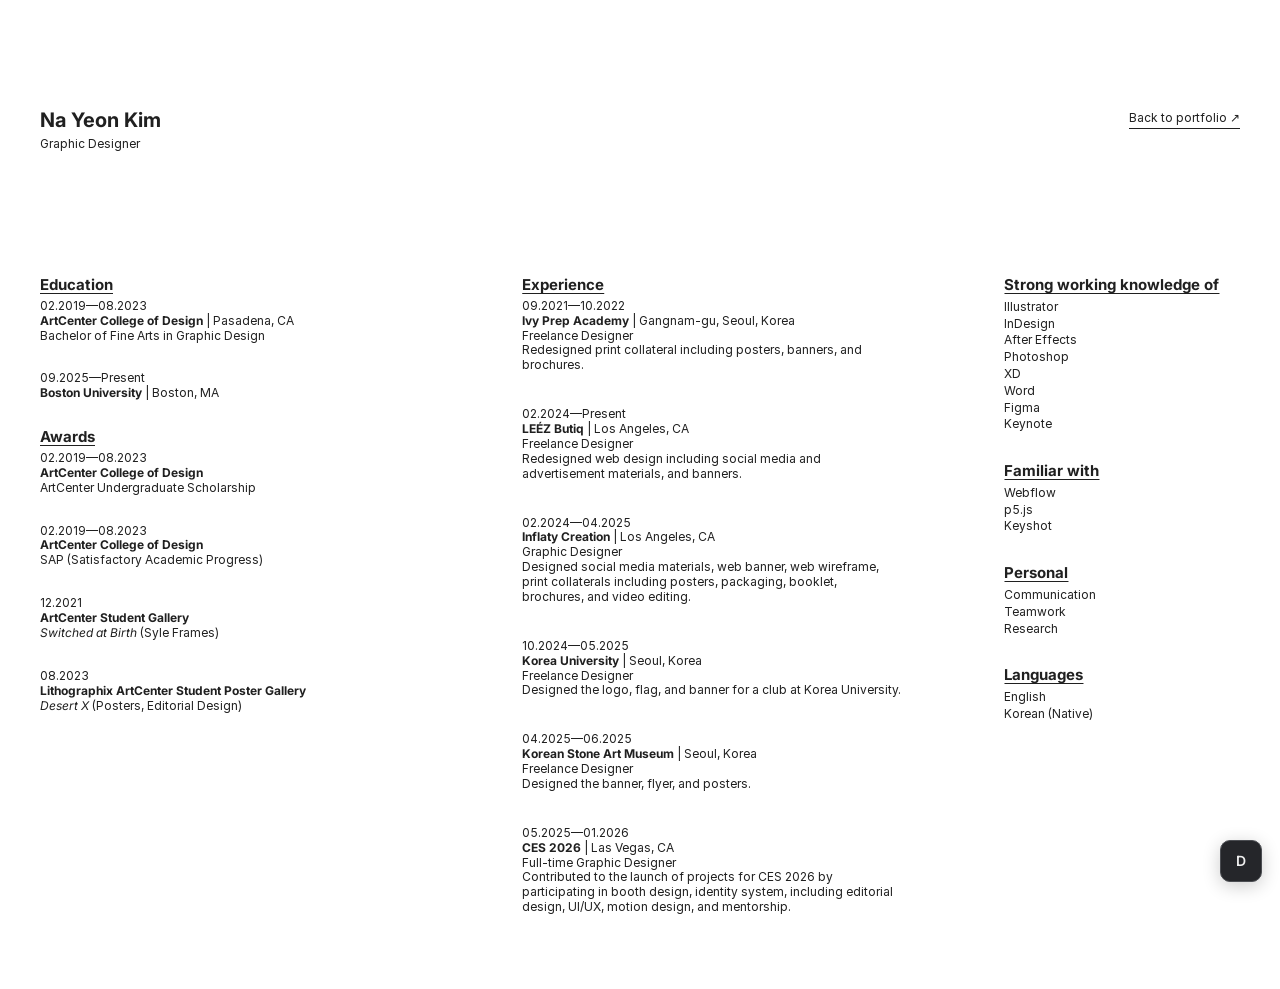
<file: resume.html>
<!doctype html>
<html lang="en">
<head>
  <meta charset="UTF-8" />
  <meta name="viewport" content="width=device-width, initial-scale=1.0" />
  <title>Na Yeon Kim — Résumé</title>
  <link rel="stylesheet" href="./resume.css" />
  
<link rel="stylesheet" href="./editor-workspace.css"><link rel="stylesheet" href="./responsive.css"></head>
<body>
  <main class="resume" aria-label="Na Yeon Kim résumé">
    <header class="resume-header">
      <div>
        <h1 data-editable-text>Na Yeon Kim</h1>
        <p data-editable-text>Graphic Designer</p>
      </div>
      <a class="back-link" href="./index.html#about">Back to portfolio ↗</a>
    </header>

    <div class="resume-grid">
      <section class="column" data-editable-section>
        <h2 data-editable-text>Education</h2>
        <article><p data-editable-text>02.2019—08.2023</p><strong data-editable-text>ArtCenter College of Design</strong><span data-editable-text> | Pasadena, CA</span><p data-editable-text>Bachelor of Fine Arts in Graphic Design</p></article>
        <article><p data-editable-text>09.2025—Present</p><strong data-editable-text>Boston University</strong><span data-editable-text> | Boston, MA</span></article>

        <h2 data-editable-text>Awards</h2>
        <article><p data-editable-text>02.2019—08.2023</p><strong data-editable-text>ArtCenter College of Design</strong><p data-editable-text>ArtCenter Undergraduate Scholarship</p></article>
        <article><p data-editable-text>02.2019—08.2023</p><strong data-editable-text>ArtCenter College of Design</strong><p data-editable-text>SAP (Satisfactory Academic Progress)</p></article>
        <article><p data-editable-text>12.2021</p><strong data-editable-text>ArtCenter Student Gallery</strong><p data-editable-text><em>Switched at Birth</em> (Syle Frames)</p></article>
        <article><p data-editable-text>08.2023</p><strong data-editable-text>Lithographix ArtCenter Student Poster Gallery</strong><p data-editable-text><em>Desert X</em> (Posters, Editorial Design)</p></article>
      </section>

      <section class="column experience" data-editable-section>
        <h2 data-editable-text>Experience</h2>
        <article><p data-editable-text>09.2021—10.2022</p><strong data-editable-text>Ivy Prep Academy</strong><span data-editable-text> | Gangnam-gu, Seoul, Korea</span><p data-editable-text>Freelance Designer</p><p data-editable-text>Redesigned print collateral including posters, banners, and brochures.</p></article>
        <article><p data-editable-text>02.2024—Present</p><strong data-editable-text>LEÉZ Butiq</strong><span data-editable-text> | Los Angeles, CA</span><p data-editable-text>Freelance Designer</p><p data-editable-text>Redesigned web design including social media and advertisement materials, and banners.</p></article>
        <article><p data-editable-text>02.2024—04.2025</p><strong data-editable-text>Inflaty Creation</strong><span data-editable-text> | Los Angeles, CA</span><p data-editable-text>Graphic Designer</p><p data-editable-text>Designed social media materials, web banner, web wireframe, print collaterals including posters, packaging, booklet, brochures, and video editing.</p></article>
        <article><p data-editable-text>10.2024—05.2025</p><strong data-editable-text>Korea University</strong><span data-editable-text> | Seoul, Korea</span><p data-editable-text>Freelance Designer</p><p data-editable-text>Designed the logo, flag, and banner for a club at Korea University.</p></article>
        <article><p data-editable-text>04.2025—06.2025</p><strong data-editable-text>Korean Stone Art Museum</strong><span data-editable-text> | Seoul, Korea</span><p data-editable-text>Freelance Designer</p><p data-editable-text>Designed the banner, flyer, and posters.</p></article>
        <article><p data-editable-text>05.2025—01.2026</p><strong data-editable-text>CES 2026</strong><span data-editable-text> | Las Vegas, CA</span><p data-editable-text>Full-time Graphic Designer</p><p data-editable-text>Contributed to the launch of projects for CES 2026 by participating in booth design, identity system, including editorial design, UI/UX, motion design, and mentorship.</p></article>
      </section>

      <aside class="column skills" data-editable-section>
        <div><h2 data-editable-text>Strong working knowledge of</h2><p data-editable-text>Illustrator<br>InDesign<br>After Effects<br>Photoshop<br>XD<br>Word<br>Figma<br>Keynote</p></div>
        <div><h2 data-editable-text>Familiar with</h2><p data-editable-text>Webflow<br>p5.js<br>Keyshot</p></div>
        <div><h2 data-editable-text>Personal</h2><p data-editable-text>Communication<br>Teamwork<br>Research</p></div>
        <div><h2 data-editable-text>Languages</h2><p data-editable-text>English<br>Korean (Native)</p></div>
      </aside>
    </div>
  </main>
  <script src="./editor-template.js"></script><script src="./editor-media.js"></script><script src="./editor-core.js"></script>
<script src="./responsive.js"></script></body>
</html>
</file>
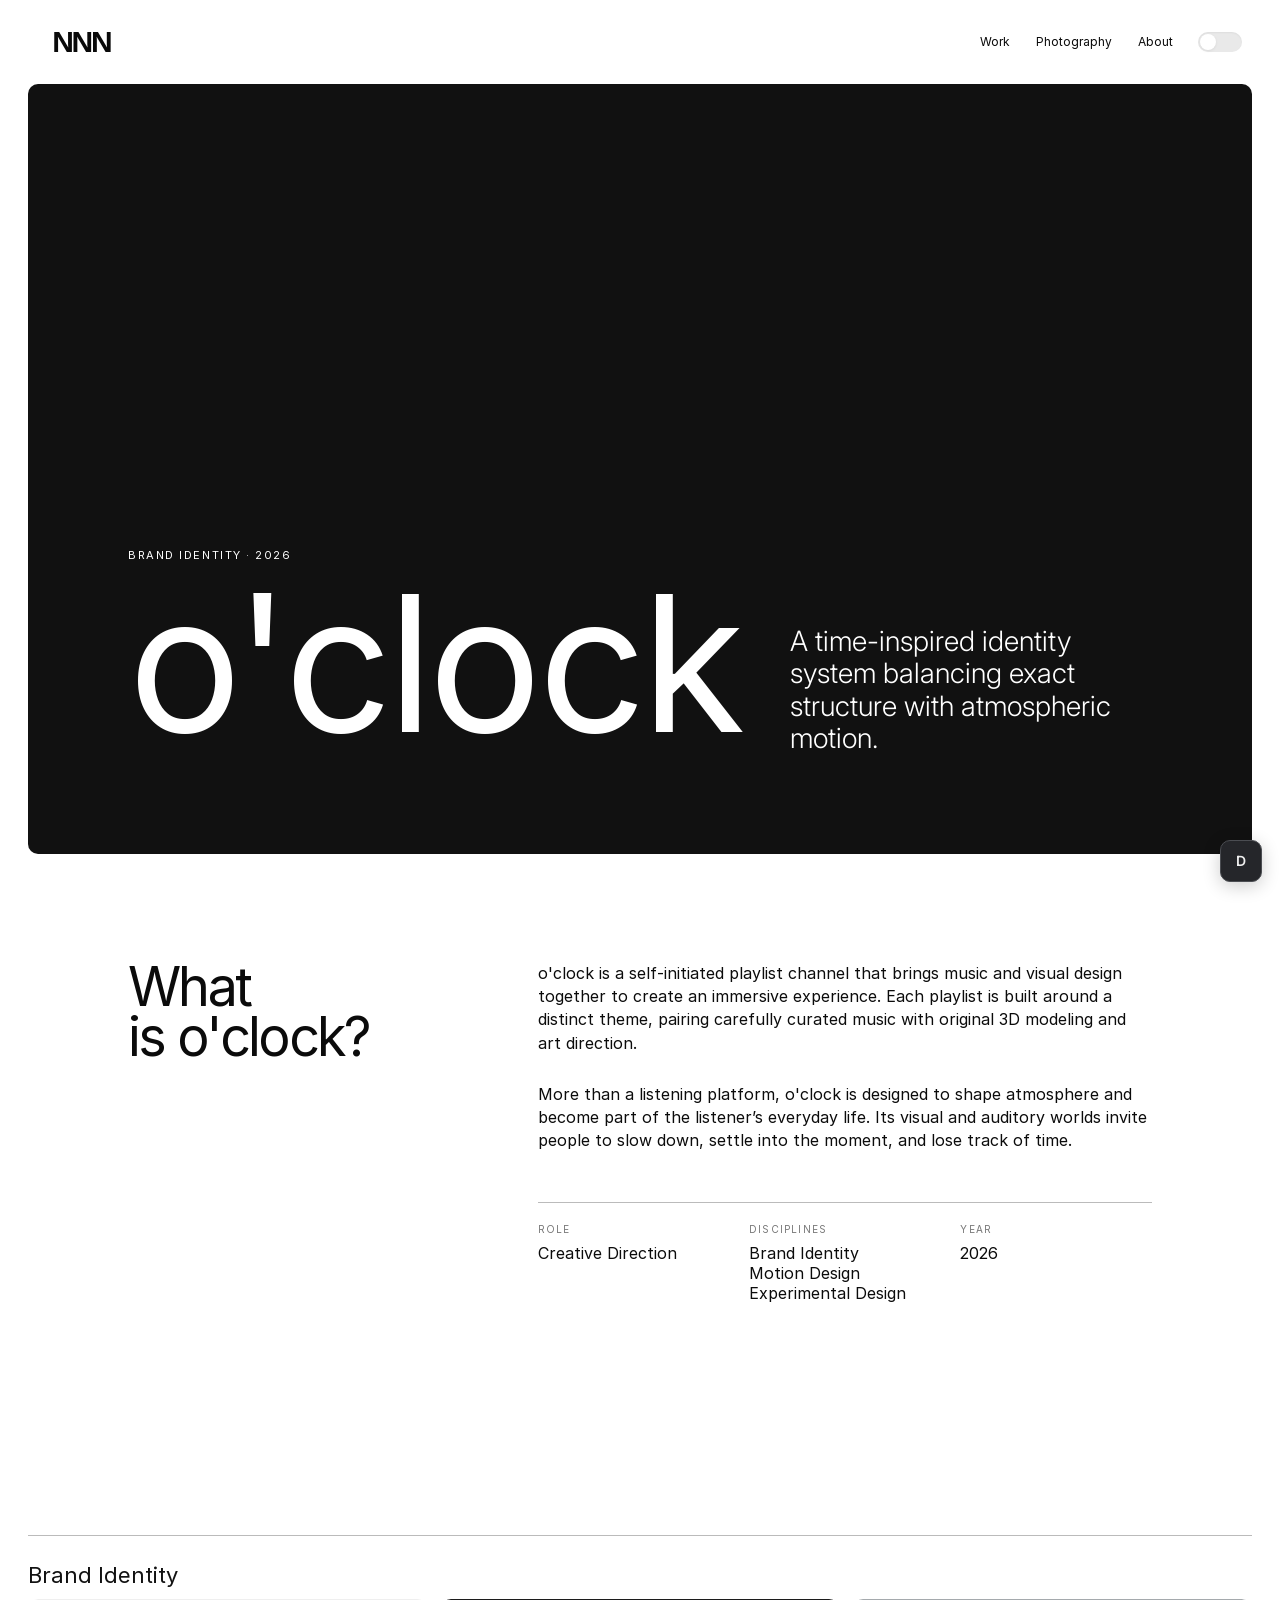
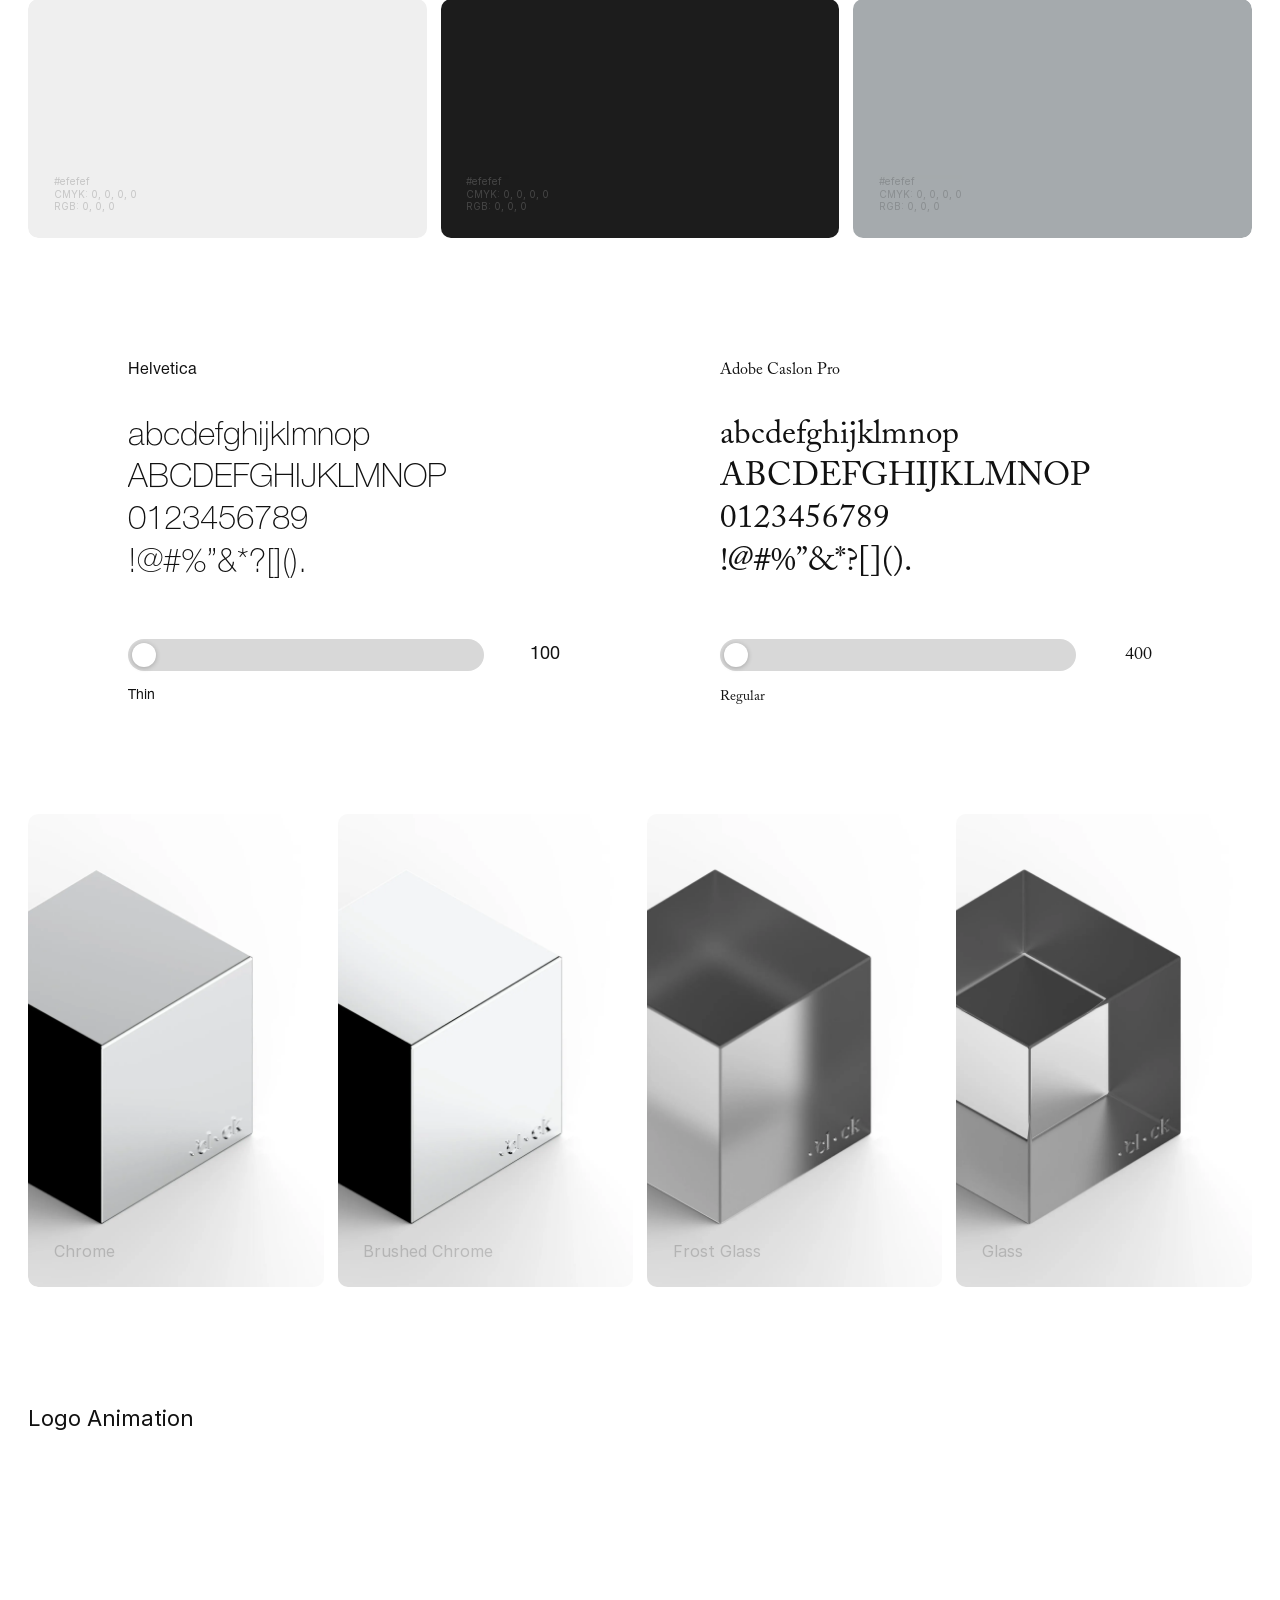
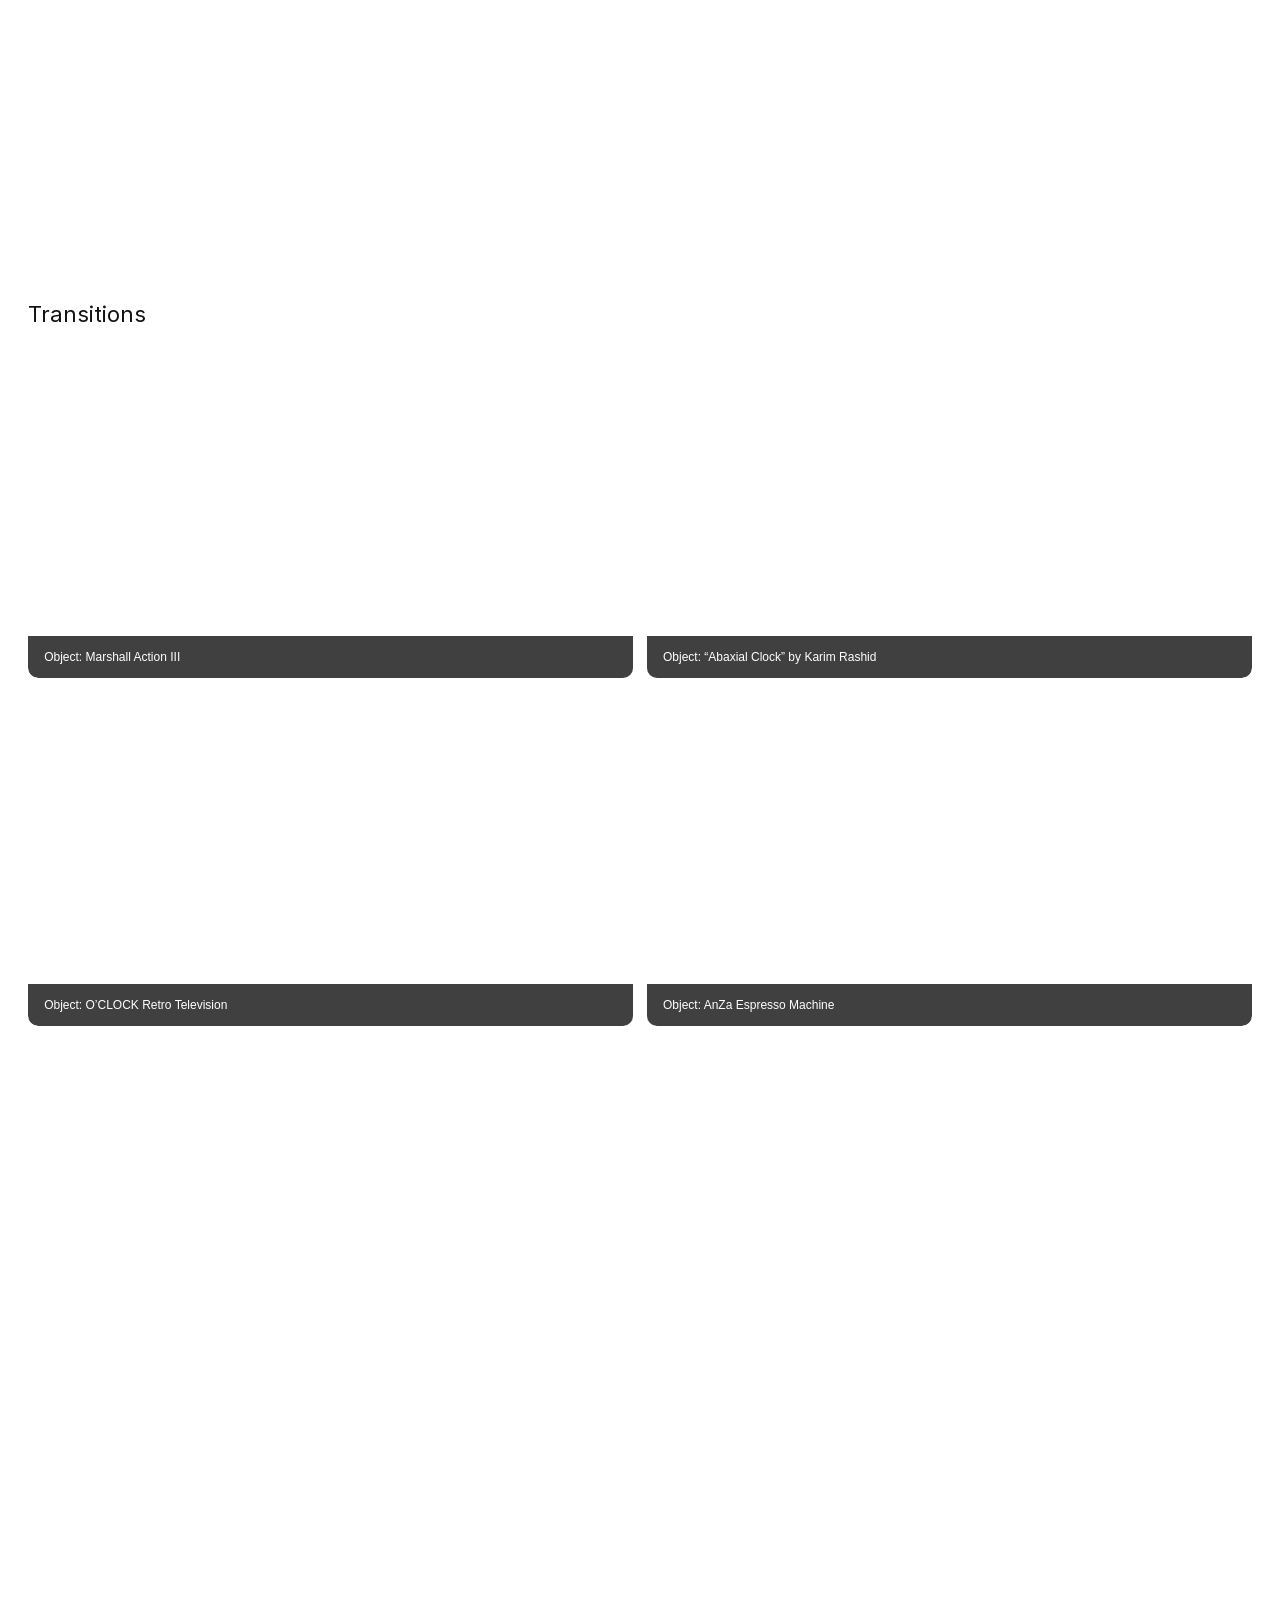
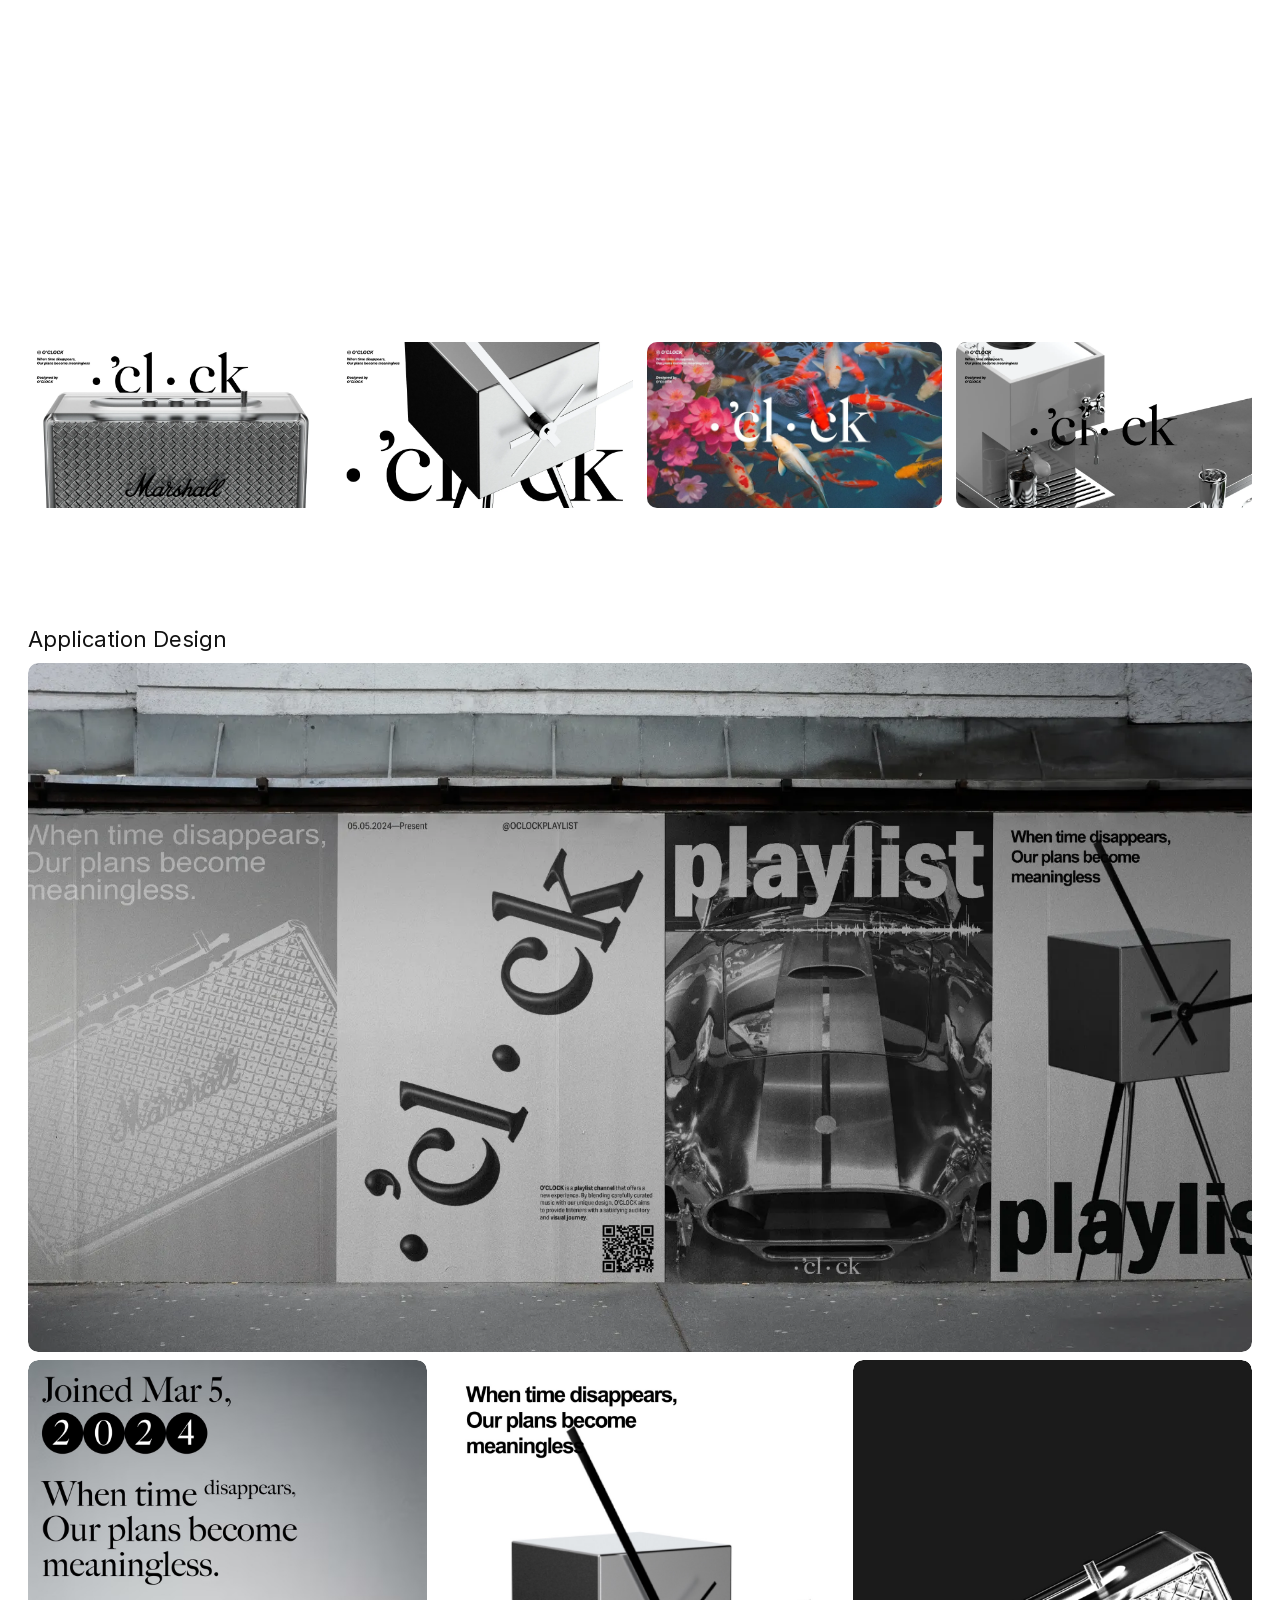
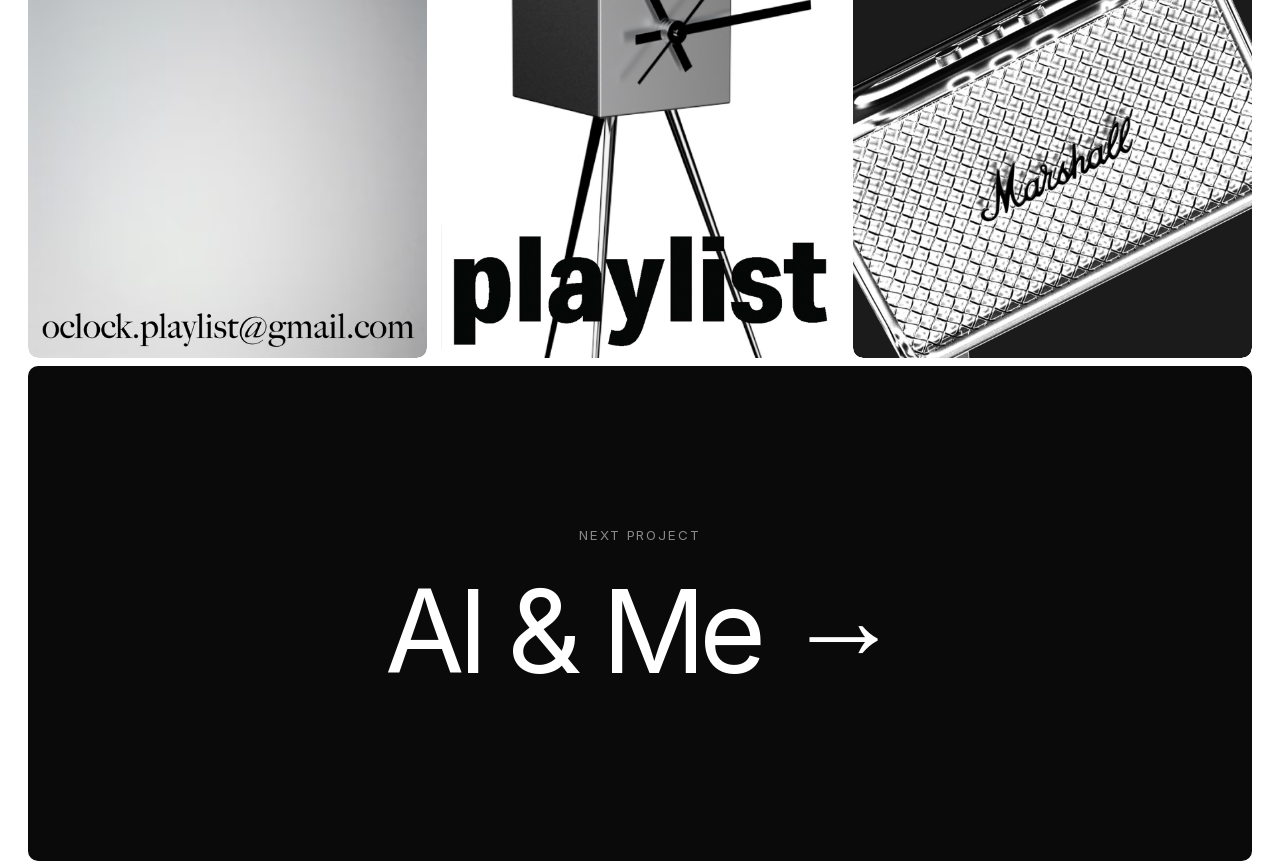
<file: rise.html>
<!doctype html>
<html lang="en"><head><meta charset="UTF-8"><meta name="viewport" content="width=device-width,initial-scale=1"><title>Rise — Nani Kim</title><link rel="stylesheet" href="./project.css"><link rel="stylesheet" href="./oclock-typography.css"><link rel="stylesheet" href="./editor-workspace.css"><style id="portfolio-user-styles">
body main{display:flex!important;flex-direction:column!important;gap:8px!important;padding-left:10px!important;padding-right:10px!important;box-sizing:border-box!important}body main>:is(section,.next-project){margin-left:0!important;margin-right:0!important;width:auto!important;min-width:0!important;box-sizing:border-box!important}body main>:is(.editor-columns,.custom-section,.editor-media-frame,.panel,.project-hero,.next-project),body main .editor-column,body main .project-gallery figure{border-radius:5px!important;overflow:hidden}body main>.editor-columns,body main>.project-gallery{padding:0!important;column-gap:8px!important}body main .editor-column>.editor-column-text{padding:100px 100px!important}body main>.custom-section{padding:100px 100px!important}
body main{padding-left:10px!important;padding-right:10px!important}body main>:is(section,.next-project){margin-left:0!important;margin-right:0!important}body .nav-wrap,body .project-nav{left:10px!important;right:10px!important}
body main{padding-top:calc(70px + 4px)!important;padding-bottom:4px!important}body main>:is(section,.next-project){margin-top:0!important;margin-bottom:0!important}
body main{display:flex!important;flex-direction:column!important;gap:8px!important}body main>:not(:first-child){margin-top:0px!important}
body main :is(.project-copy,.project-hero-copy,.hero-content),body main>:is(.about,.contact,.custom-section,.project-info),body .resume-header,body .resume-grid{padding-left:100px!important}
body main :is(.project-copy,.project-hero-copy,.hero-content),body main>:is(.about,.contact,.custom-section,.project-info),body .resume-header,body .resume-grid{padding-right:100px!important}
body main :is(.project-copy,.project-hero-copy,.hero-content),body main>:is(.about,.contact,.custom-section,.project-info),body .resume-header,body .resume-grid{padding-top:100px!important}
body main :is(.project-copy,.project-hero-copy,.hero-content),body main>:is(.about,.contact,.custom-section,.project-info),body .resume-header,body .resume-grid{padding-bottom:100px!important}
body main :is(.panel,.project-hero,.project-gallery figure,.next-project){border-radius:5px!important}
body main :is([data-project-grid],.project-gallery){column-gap:8px!important}
body main :is([data-project-grid],.project-gallery){row-gap:8px!important}</style><link rel="stylesheet" href="./responsive.css"></head><body style="" class=""><nav class="project-nav"><a href="./index.html#works">← All work</a><a href="./index.html">Nani Kim</a></nav><main data-project-template="oclock-v1" style="--section-gap: 8px; --canvas-x: 10px; --canvas-y: 4px; --global-pad-x: 100px; --global-pad-y: 100px; --grid-x: 8px; --grid-y: 8px; --editor-card-height: 770px; width: 100% !important;"><section class="project-hero editor-media-background" data-editable-section="" data-editor-id="23c0a8ee-184f-4db0-bbbf-1892b3bbe7b2" data-media-mode="cover" style="--image: none; --image-position: 50% 50%; min-height: 770px !important;"><video data-asset-id="dd3873fa-9e0d-49b1-84bf-e708aab57796" data-filename="o-clock_transition_playlist--4.mp4" data-bytes="1703270" preload="metadata" playsinline="" style="object-fit: cover !important; object-position: 50% 50% !important; pointer-events: none !important; border: 0px !important; outline: none !important;" loop="" autoplay="" muted="" disablepictureinpicture="" controlslist="nodownload nofullscreen noremoteplayback" tabindex="-1" src="./assets/editor-dd3873fa-9e0d-49b1-84bf-e708aab57796.mp4"></video><div class="project-hero-copy" style="text-align: left !important;"><div><p class="project-kicker" data-editable-text="">Brand identity · 2026</p><h1 data-editable-text="" class="" style="font-size: 189px !important;">o'clock</h1></div><p class="project-summary" data-editable-text="" style="font-size: 28px !important; font-weight: 300 !important; font-style: normal !important; font-family: Portfolio, Arial, sans-serif !important;">A time-inspired identity system balancing exact structure with atmospheric motion.</p></div></section><section class="project-info" data-editable-section="" data-editor-id="6a649e84-135e-46b4-881b-3e1a48d2241f" style="text-align: left !important;"><h2 data-editable-text="" class="" style="font-size: 54px !important; font-weight: 400 !important;">What is&nbsp;<span style="letter-spacing: -0.05em;" data-editable-text="" class="">o'clock?</span></h2><div><p data-editable-text="" class="" style="font-size: 16px !important; font-weight: 400 !important; font-family: Portfolio, Arial, sans-serif !important; font-style: normal !important; line-height: 1.45 !important;">o'clock is a self-initiated playlist channel that brings music and visual design together to create an immersive experience. Each playlist is built around a distinct theme, pairing carefully curated music with original 3D modeling and art direction.</p><p data-editable-text="" class="" style="font-size: 16px !important; font-weight: 400 !important;">More than a listening platform, o'clock is designed to shape atmosphere and become part of the listener’s everyday life. Its visual and auditory worlds invite people to slow down, settle into the moment, and lose track of time.</p><div class="project-meta"><div><span data-editable-text="" class="" style="font-weight: 400 !important;">Role</span><portfolio-text data-editable-text="" class="" style="font-weight: 400 !important;">Creative Direction</portfolio-text></div><div><span data-editable-text="" class="">Disciplines</span><portfolio-text data-editable-text="" class="" style="font-weight: 400 !important;">Brand Identity&nbsp;<br>Motion Design<br>Experimental Design<br></portfolio-text></div><div><span data-editable-text="">Year</span><portfolio-text data-editable-text="" class="" style="font-weight: 400 !important;">2026</portfolio-text></div></div></div></section><section class="editor-spacer" data-editable-section="" data-editor-created="spacer" data-layer-name="Spacer" data-spacer-height="100" style="height: 100px !important;" data-editor-id="768de2b1-9a33-455a-ad6c-261b74319f21"></section><section class="editor-line" data-editable-section="" data-editor-created="line" data-layer-name="Horizontal line" data-editor-id="b260879f-9846-4849-bd50-8d8bca08f446" style=""><hr></section><section class="editor-text-only" data-editable-section="" data-editor-created="plain-text" data-layer-name="Text" data-editor-id="51372c9e-d9f2-4026-ad6c-64e1810c5c96" style=""><p class="editor-plain-text" data-editable-text="" data-editor-inserted-text="true" style="font-size: 22px !important;">Brand Identity</p></section><section data-editable-section="" data-editor-created="columns" class="editor-columns panel" data-column-template="repeat(3,minmax(0,1fr))" style="grid-template-columns: repeat(3, minmax(0px, 1fr));" data-editor-id="0ca8424e-2813-4346-bd89-bda1f9f5ac4a"><div class="editor-column oclock-hover-card" data-editable-section="" data-editor-id="edeed553-8fda-4424-82f0-6294568f9207" style="background-color: rgb(239, 239, 239) !important; min-height: 230px !important;"><p data-column-text="" data-editable-text="" class="editor-column-text oclock-hover-caption" style="font-size: 10px !important; text-align: left !important; padding: 0px !important;">#efefef
CMYK: 0, 0, 0, 0
RGB: 0, 0, 0</p></div><div class="editor-column oclock-hover-card" data-editable-section="" data-editor-id="65c44652-625f-4daa-b51a-b4fd30d60fe1" style="background-color: rgb(28, 28, 28) !important;"><p data-column-text="" data-editable-text="" class="editor-column-text oclock-hover-caption" style="color: rgb(255, 255, 255) !important; font-size: 10px !important; line-height: 1.25 !important; text-align: left !important; padding: 0px !important;">#efefef
CMYK: 0, 0, 0, 0
RGB: 0, 0, 0</p></div><div class="editor-column oclock-hover-card" data-editable-section="" data-editor-id="e6df3547-dc6b-473e-a7c6-b2b40eed6e4e" style="background-color: rgb(165, 170, 173) !important;"><p data-column-text="" data-editable-text="" class="editor-column-text oclock-hover-caption" style="font-size: 10px !important; font-weight: 400 !important; text-align: left !important; padding: 0px !important;">#efefef<br>CMYK: 0, 0, 0, 0<br>RGB: 0, 0, 0</p></div></section><section class="oclock-type-lab editor-hoverable" data-editable-section="" data-layer-name="Typography comparison" data-oclock-type-lab="" data-editor-id="6fea8960-7532-4e21-8370-011b0e7ab985" style="--hover-y: 0px; --hover-scale: 1; --hover-rotate: 0deg; --hover-glow: 0px; --hover-duration: 350ms; transform: translate3d(0px, 0px, 0px) rotate(0deg) scale(1); text-align: left !important; width: 100% !important; padding: 100px !important; gap: 160px !important; z-index: 0 !important;" data-hover-scale="100" data-scale="100">
  <article class="type-specimen" data-font="helvetica" style="margin-top: 0px !important;" data-font-face="Thin">
    <h2 data-editable-text="" class="" style="font-size: 16px !important; transform: translate3d(0px, 16px, 0px) rotate(0deg) scale(1);" data-tx="0" data-ty="16">Helvetica</h2>
    <div class="type-characters" style="font-synthesis: none; font-weight: 100 !important; font-family: PortfolioHelvetica !important; font-style: normal !important;"><p data-editable-text="" class="" style="font-synthesis: none; font-size: 33px !important; letter-spacing: 0px !important; font-weight: 100 !important; font-family: PortfolioHelvetica !important; font-style: normal !important;">abcdefghijklmnop</p><p data-editable-text="" class="" style="font-synthesis: none; font-size: 33px !important; letter-spacing: 0px !important; font-weight: 100 !important; font-family: PortfolioHelvetica !important; font-style: normal !important;">ABCDEFGHIJKLMNOP</p><p data-editable-text="" class="" style="font-synthesis: none; letter-spacing: 0px !important; font-size: 33px !important; font-weight: 100 !important; font-family: PortfolioHelvetica !important; font-style: normal !important;">0123456789</p><p data-editable-text="" class="" style="font-synthesis: none; font-size: 33px !important; letter-spacing: 0px !important; font-weight: 100 !important; font-family: PortfolioHelvetica !important; font-style: normal !important;">!@#%”&amp;*?[]().</p></div>
    <div class="type-weight-control"><div class="type-weight-slider" role="slider" tabindex="0" aria-label="Helvetica font weight" aria-valuemin="100" aria-valuemax="900" aria-valuenow="100" aria-valuetext="100 Thin"><span class="type-weight-knob" style="left: 0%;"></span></div><output class="type-weight-number">100</output></div><span class="type-weight-label" data-editable-text="" style="font-size: 14px !important;">Thin</span>
  </article>
  <article class="type-specimen" data-font="caslon" style="margin-top: 0px !important;" data-font-face="Regular">
    <h2 data-editable-text="" class="" style="font-size: 16px !important; transform: translate3d(0px, 16px, 0px) rotate(0deg) scale(1);" data-tx="0" data-ty="16">Adobe Caslon Pro</h2>
    <div class="type-characters" style="font-synthesis: none; font-weight: 400 !important; font-family: PortfolioCaslon !important; font-style: normal !important;"><p data-editable-text="" class="" style="font-synthesis: none; font-size: 33px !important; letter-spacing: 0px !important; font-weight: 400 !important; font-family: PortfolioCaslon !important; font-style: normal !important;">abcdefghijklmnop</p><p data-editable-text="" class="" style="font-synthesis: none; font-size: 33px !important; letter-spacing: 0px !important; font-weight: 400 !important; font-family: PortfolioCaslon !important; font-style: normal !important;">ABCDEFGHIJKLMNOP</p><p data-editable-text="" class="" style="font-synthesis: none; font-size: 33px !important; letter-spacing: 0px !important; font-weight: 400 !important; font-family: PortfolioCaslon !important; font-style: normal !important;">0123456789</p><p data-editable-text="" class="" style="font-synthesis: none; font-size: 33px !important; letter-spacing: 0px !important; font-weight: 400 !important; font-family: PortfolioCaslon !important; font-style: normal !important;">!@#%”&amp;*?[]().</p></div>
    <div class="type-weight-control"><div class="type-weight-slider" role="slider" tabindex="0" aria-label="Adobe Caslon Pro font weight" aria-valuemin="400" aria-valuemax="700" aria-valuenow="400" aria-valuetext="400 Regular"><span class="type-weight-knob" style="left: 0%;"></span></div><output class="type-weight-number">400</output></div><span class="type-weight-label" data-editable-text="" style="font-size: 14px !important;">Regular</span>
  </article>
</section><section data-editable-section="" data-editor-created="columns" class="editor-columns panel" data-column-template="repeat(4,minmax(0,1fr))" style="grid-template-columns: repeat(4, minmax(0px, 1fr));" data-editor-id="f7e5b292-369c-45d8-a1f6-c60f9207b336"><div class="editor-column editor-media-frame oclock-hover-card" data-editable-section="" data-editor-id="28faf842-6286-4b2f-b68c-b030b5b7b270" data-media-mode="cover" style="--image-position: 50% 50%;"><img data-asset-id="56d16e52-ebdc-403f-b88a-f79dc61fbb81" data-filename="O_CLOCK_Material_Original_Brushed-Chrome.jpg" data-bytes="12688" alt="O CLOCK Material Original Brushed Chrome" loading="lazy" decoding="async" width="1200" height="1920" style="object-fit: cover !important; object-position: 50% 50% !important;" src="./assets/editor-56d16e52-ebdc-403f-b88a-f79dc61fbb81.webp"><p data-column-text="" data-editable-text="" class="editor-column-text oclock-hover-caption" style="box-sizing: border-box !important; padding: 0px !important; text-align: left !important;">Chrome</p></div><div class="editor-column editor-media-frame oclock-hover-card" data-editable-section="" data-editor-id="72afbf37-cb52-4adb-a8dc-8e5a0e340794" data-media-mode="cover" style="--image-position: 50% 50%;"><img data-asset-id="19638048-8eb5-401b-9459-5a0a725ee319" data-filename="O_CLOCK_Material_Original_Chrome.jpg" data-bytes="13976" alt="O CLOCK Material Original Chrome" loading="lazy" decoding="async" width="1200" height="1920" style="object-fit: cover !important; object-position: 50% 50% !important;" src="./assets/editor-19638048-8eb5-401b-9459-5a0a725ee319.webp"><p class="editor-column-text oclock-hover-caption" data-column-text="" data-editable-text="" style="text-align: left !important; padding: 0px !important;">Brushed Chrome</p></div><div class="editor-column editor-media-frame oclock-hover-card" data-editable-section="" data-editor-id="b5a2f8c9-812b-4a76-906e-3ee370d0533b" data-media-mode="cover" style="--image-position: 50% 50%;"><img data-asset-id="d1ca6779-e7b0-4923-ae80-350d5b7cfb04" data-filename="O_CLOCK_Material_Original_Frost-Glass.jpg" data-bytes="12924" alt="O CLOCK Material Original Frost Glass" loading="lazy" decoding="async" width="1200" height="1920" style="object-fit: cover !important; object-position: 50% 50% !important;" src="./assets/editor-d1ca6779-e7b0-4923-ae80-350d5b7cfb04.webp"><p class="editor-column-text oclock-hover-caption" data-column-text="" data-editable-text="" style="text-align: left !important; padding: 0px !important;">Frost Glass</p></div><div class="editor-column editor-media-frame oclock-hover-card" data-editable-section="" data-editor-id="fba3cb93-e293-4ae3-80d5-46cc48f3b97d" data-media-mode="cover" style="--image-position: 50% 50%;"><img data-asset-id="70447e94-5ca5-4d7c-9f3f-9435c492dee7" data-filename="O_CLOCK_Material_Original_Glass.jpg" data-bytes="15974" alt="O CLOCK Material Original Glass" loading="lazy" decoding="async" width="1200" height="1920" style="object-fit: cover !important; object-position: 50% 50% !important;" src="./assets/editor-70447e94-5ca5-4d7c-9f3f-9435c492dee7.webp"><p class="editor-column-text oclock-hover-caption" data-column-text="" data-editable-text="" style="text-align: left !important; padding: 0px !important;">Glass</p></div></section><section class="editor-spacer" data-editable-section="" data-editor-created="spacer" data-layer-name="Spacer" data-spacer-height="100" style="height: 100px !important;" data-editor-id="b8c34c14-8546-4e70-b008-d5259567bdec"></section><section class="editor-text-only" data-editable-section="" data-editor-created="plain-text" data-layer-name="Text" data-editor-id="e729f29c-da5a-4088-b777-42b19a86c89a" style=""><p class="editor-plain-text" data-editable-text="" data-editor-inserted-text="true" style="font-size: 22px !important;">Logo Animation</p></section><section data-editable-section="" data-editor-created="columns" class="editor-columns panel" data-column-template="58.4% 41.6%" style="grid-template-columns: 58.4% 41.6%;" data-editor-id="43a2f3ff-711d-43ae-a440-db58aec4da8a"><div class="editor-column editor-media-frame" data-editable-section="" data-editor-id="f9324aaf-8af7-4f5f-8534-b36528d039ab" data-media-mode="cover" style="--image-position: 50% 50%;"><video data-asset-id="e18267e9-8abd-4cf8-96a4-ca6c7c57f31d" data-filename="O_CLOCK_Logo-Animation.mp4" data-bytes="1837254" preload="metadata" playsinline="" style="object-fit: cover !important; object-position: 50% 50% !important; pointer-events: none !important; border: 0px !important; outline: none !important;" loop="" autoplay="" muted="" disablepictureinpicture="" controlslist="nodownload nofullscreen noremoteplayback" tabindex="-1" src="./assets/editor-e18267e9-8abd-4cf8-96a4-ca6c7c57f31d.mp4"></video><section class="editor-spacer" data-editable-section="" data-editor-created="spacer" data-layer-name="Spacer" data-spacer-height="100" style="height: 100px !important;" data-editor-id="2138e66b-50fa-4c8a-b788-8eff2b95ab3e"></section><section class="editor-text-only" data-editable-section="" data-editor-created="plain-text" data-layer-name="Text" data-editor-id="4a11c4ec-92ed-4641-8e47-9855cb730a6e" style=""><p class="editor-plain-text" data-editable-text="" data-editor-inserted-text="true" style="font-size: 22px !important;">Transitions</p></section></div><div class="editor-column editor-media-frame" data-editable-section="" data-editor-id="a19b8261-e755-4195-98bb-65ced44b310f" data-media-mode="cover" style="--image-position: 50% 50%; width: 100% !important;" data-focal-x="50" data-focal-y="50"><video data-asset-id="9b2d6f15-390e-46b7-b091-dd28e4bbd32c" data-filename="For Website.mp4" data-bytes="2074369" loop="" muted="" autoplay="" preload="metadata" playsinline="" style="object-fit: cover !important; object-position: 50% 50% !important; pointer-events: none !important; border: 0px !important; outline: none !important;" disablepictureinpicture="" controlslist="nodownload nofullscreen noremoteplayback" tabindex="-1" src="./assets/editor-9b2d6f15-390e-46b7-b091-dd28e4bbd32c.mp4"></video></div></section><section data-editable-section="" data-editor-created="columns" class="editor-columns panel" data-column-template="1fr 1fr" style="grid-template-columns: 1fr 1fr;" data-editor-id="779f4811-3403-4853-b2cb-e59a01a9ef4f"><div class="editor-column editor-media-frame" data-editable-section="" data-editor-id="768530f8-e55c-40bf-bb19-f3326732eef9" data-media-mode="cover" style="--image-position: 50% 50%;"><video data-asset-id="ed517caa-bfcc-4c75-abfd-5f78b902acd0" data-filename="O_CLOCK_Transition_Playlist-1.mp4" data-bytes="1298903" loop="" muted="" autoplay="" preload="metadata" playsinline="" style="object-fit: cover !important; object-position: 50% 50% !important; pointer-events: none !important; border: 0px !important; outline: none !important;" disablepictureinpicture="" controlslist="nodownload nofullscreen noremoteplayback" tabindex="-1" src="./assets/editor-ed517caa-bfcc-4c75-abfd-5f78b902acd0.mp4"></video><p class="editor-caption" data-editable-text="">Object: Marshall Action III</p></div><div class="editor-column editor-media-frame" data-editable-section="" data-editor-id="4e4178b6-9dd5-4758-b791-724fbceb7a09" data-media-mode="cover" style="--image-position: 50% 50%;"><video data-asset-id="5d60cc4a-a40f-4efb-81aa-bc24f3ebcab5" data-filename="O_CLOCK_Transition_Playlist-2.mp4" data-bytes="1868735" preload="metadata" playsinline="" style="object-fit: cover !important; object-position: 50% 50% !important; pointer-events: none !important; border: 0px !important; outline: none !important;" loop="" autoplay="" muted="" disablepictureinpicture="" controlslist="nodownload nofullscreen noremoteplayback" tabindex="-1" src="./assets/editor-5d60cc4a-a40f-4efb-81aa-bc24f3ebcab5.mp4"></video><p class="editor-caption" data-editable-text="">Object: “Abaxial Clock” by Karim Rashid</p></div></section><section data-editable-section="" data-editor-created="columns" class="editor-columns panel" data-column-template="41.4% 58.6%" style="grid-template-columns: 41.4% 58.6%;" data-editor-id="223f5654-003c-460f-aa2d-dc5329cf9841"><div class="editor-column editor-media-frame" data-editable-section="" data-editor-id="d5732ae9-e82b-42be-b588-f3e4427a9e9b" data-media-mode="cover" style="--image-position: 50% 50%;"><video data-asset-id="df998d91-fd14-4b30-a244-2ecd2cdda032" data-filename="O_CLOCK_Transition_Playlist-3.mp4" data-bytes="2960197" preload="metadata" playsinline="" style="object-fit: cover !important; object-position: 50% 50% !important; pointer-events: none !important; border: 0px !important; outline: none !important;" loop="" autoplay="" muted="" disablepictureinpicture="" controlslist="nodownload nofullscreen noremoteplayback" tabindex="-1" src="./assets/editor-df998d91-fd14-4b30-a244-2ecd2cdda032.mp4"></video><p class="editor-caption" data-editable-text="">Object: O’CLOCK Retro Television</p></div><div class="editor-column editor-media-frame" data-editable-section="" data-editor-id="ad7eccab-7897-4823-bb64-4d55b886fb7d" data-media-mode="cover" style="--image-position: 50% 50%;"><video data-asset-id="07e357c0-2722-493b-9442-ab195630d657" data-filename="o-clock_transition_playlist--4.mp4" data-bytes="1698306" preload="metadata" playsinline="" style="object-fit: cover !important; object-position: 50% 50% !important; pointer-events: none !important; border: 0px !important; outline: none !important;" loop="" autoplay="" muted="" disablepictureinpicture="" controlslist="nodownload nofullscreen noremoteplayback" tabindex="-1" src="./assets/editor-07e357c0-2722-493b-9442-ab195630d657.mp4"></video><p class="editor-caption" data-editable-text="">Object: AnZa Espresso Machine</p></div></section><section class="project-gallery" data-editable-section="" data-editor-id="bca535a0-47ff-4833-94e6-6baeae95b626" style="text-align: left !important;"><figure data-editable-section="" data-editor-id="10149fe8-cd93-44db-b0ee-5c9dbe5d6536" style="--image-position: 50% 50%; transform: translate3d(0px, 0px, 0px) rotate(0deg) scale(0.8); margin-left: 0px !important; margin-top: 0px !important; background-color: transparent !important; text-align: left !important; width: 100% !important; height: 100svh !important; min-height: 100svh !important; aspect-ratio: auto !important;" class="editor-media-frame" data-media-mode="fullscreen" data-focal-x="50" data-focal-y="50" data-scale="80" data-editor-locked="false" data-previous-frame-style="{&quot;height&quot;:&quot;&quot;,&quot;minHeight&quot;:&quot;&quot;,&quot;aspectRatio&quot;:&quot;&quot;}"><video data-asset-id="3d8d1c5b-56c3-4501-951a-a23ba2665575" data-filename="SHORTS.mp4" data-bytes="19091071" loop="" muted="" autoplay="" preload="metadata" playsinline="" style="object-fit: cover !important; object-position: 50% 50% !important; pointer-events: none !important; border: 0px !important; outline: none !important;" disablepictureinpicture="" controlslist="nodownload nofullscreen noremoteplayback" tabindex="-1" src="./assets/editor-3d8d1c5b-56c3-4501-951a-a23ba2665575.mp4"></video></figure></section><section data-editable-section="" data-editor-created="columns" class="editor-columns panel" data-column-template="repeat(4,minmax(0,1fr))" style="grid-template-columns: repeat(4, minmax(0px, 1fr));" data-editor-id="f7c5ccd4-7c8f-48a7-a3de-e83bd5b3d577"><div class="editor-column editor-media-frame" data-editable-section="" data-editor-id="8834c56c-93be-47b0-92de-f27709cfd3b6" data-media-mode="cover" style="--image-position: 50% 50%;" data-link="https://www.youtube.com/watch?v=c6PexglZQUE&amp;t=419s&amp;ab_channel=%EC%98%A4%ED%81%B4%EB%9D%BDO%27CLOCK" role="link" tabindex="0"><img data-asset-id="ecfa8078-ea4e-4e5f-abe6-cd56c85c2f4e" data-filename="O_CLOCK_Thumbnail_Playlist-1.png" data-bytes="146672" alt="O CLOCK Thumbnail Playlist 1" loading="lazy" decoding="async" width="1920" height="1080" style="object-fit: cover !important; object-position: 50% 50% !important;" src="./assets/editor-ecfa8078-ea4e-4e5f-abe6-cd56c85c2f4e.webp"></div><div class="editor-column editor-media-frame" data-editable-section="" data-editor-id="515da645-2431-4a3a-8cda-3b6c6ee3c71c" data-media-mode="cover" style="--image-position: 50% 50%;" data-link="https://www.youtube.com/watch?v=yzEiWDxLFNk&amp;t=1098s" role="link" tabindex="0"><img data-asset-id="cd4fc493-0082-412f-99e0-da0a6ad3d9f4" data-filename="O_CLOCK_Thumbnail_Playlist-2.png" data-bytes="57432" alt="O CLOCK Thumbnail Playlist 2" loading="lazy" decoding="async" width="1920" height="1080" style="object-fit: cover !important; object-position: 50% 50% !important;" src="./assets/editor-cd4fc493-0082-412f-99e0-da0a6ad3d9f4.webp"></div><div class="editor-column editor-media-frame" data-editable-section="" data-editor-id="e1bf8212-5c71-49e5-8a36-43b2d596d90a" data-media-mode="cover" style="--image-position: 50% 50%;" data-link="https://www.youtube.com/watch?v=TRx0i3Quu3c&amp;t=1181s" role="link" tabindex="0"><img data-asset-id="3c5ee655-de9f-456e-8feb-ee512cf2673e" data-filename="O_CLOCK_Thumbnail_Playlist-3.jpg" data-bytes="216642" alt="O CLOCK Thumbnail Playlist 3" loading="lazy" decoding="async" width="1280" height="720" style="object-fit: cover !important; object-position: 50% 50% !important;" src="./assets/editor-3c5ee655-de9f-456e-8feb-ee512cf2673e.webp"></div><div class="editor-column editor-media-frame" data-editable-section="" data-editor-id="8f788149-69ba-47fc-bb8a-97c6abacd054" data-media-mode="cover" style="--image-position: 50% 50%;" data-link="https://www.youtube.com/watch?v=vppMRbFgT8o" role="link" tabindex="0"><img data-asset-id="7b2cc059-8176-4acc-a167-834b151e1062" data-filename="CAFE-THUMBNAIL.png" data-bytes="68918" alt="O CLOCK Thumbnail Playlist 4" loading="lazy" decoding="async" width="1920" height="1080" style="object-fit: cover !important; object-position: 50% 50% !important;" src="./assets/editor-7b2cc059-8176-4acc-a167-834b151e1062.webp"></div></section><section class="editor-spacer" data-editable-section="" data-editor-created="spacer" data-layer-name="Spacer" data-spacer-height="100" style="height: 100px !important; min-height: 0px !important;" data-editor-id="b0ba0ed2-58a8-43be-86d2-34a7b339fa32"></section><section class="editor-text-only" data-editable-section="" data-editor-created="plain-text" data-layer-name="Text" data-editor-id="70d30213-1bee-47d7-9eff-ba231db4fed8"><p class="editor-plain-text" data-editable-text="" data-editor-inserted-text="true" style="font-size: 22px !important;">Application Design</p></section><section data-gallery-mode="slideshow" data-gallery-columns="1" data-gallery-gap="8" data-gallery-height="500" data-gallery-interval="1.2" data-gallery-speed="0" data-gallery-nav="none" data-gallery-fit="contain" data-gallery-horizontal="center" data-gallery-vertical="center" data-gallery-autoplay="true" data-gallery-captions="true" data-gallery-fullwidth="true" data-gallery-zoom="true" data-gallery-shuffle="false" data-gallery-effect="fade" data-gallery-frame="original" data-gallery-pause-hover="false" data-gallery-preview="true" data-editable-section="" data-layer-name="Photo gallery" data-editor-created="gallery" class="editor-photo-gallery panel" style="--gallery-columns: 1; --gallery-gap: 8px; --gallery-height: 500px; --gallery-speed: 0s; --gallery-fit: contain; --gallery-position: center center; --gallery-visible: 1; --gallery-original-height: 1890px; min-height: 630px !important;" data-editor-id="e2c7dac9-d8f6-4440-bf84-462487ef006d"><figure class="gallery-slide" style=""><img data-asset-id="f85f9c35-91d4-4a59-a5d1-574dd3ab65cb" data-filename="Web 1920 – 10.png" alt="Web 1920 – 10" loading="lazy" decoding="async" src="./assets/editor-f85f9c35-91d4-4a59-a5d1-574dd3ab65cb.webp"></figure><figure class="gallery-slide" style=""><img data-asset-id="5ecda859-594f-42b1-82e3-4075bc7cbf23" data-filename="Web 1920 – 9.png" alt="Web 1920 – 9" loading="lazy" decoding="async" src="./assets/editor-5ecda859-594f-42b1-82e3-4075bc7cbf23.webp"></figure><figure class="gallery-slide" style=""><img data-asset-id="3e59815f-3b32-4b6c-8b26-f315cdbb6d67" data-filename="Web 1920 – 8.png" alt="Web 1920 – 8" loading="lazy" decoding="async" src="./assets/editor-3e59815f-3b32-4b6c-8b26-f315cdbb6d67.webp"></figure></section><section data-editable-section="" data-editor-created="columns" class="editor-columns panel oclock-poster-row" data-column-template="repeat(3,minmax(0,1fr))" style="grid-template-columns: repeat(3, minmax(0px, 1fr));" data-editor-id="3dc0cb58-9d38-4aad-9ba0-d42d12d81225" data-oclock-posters="v1" data-layer-name="O’CLOCK posters · 3 columns"><div class="editor-column" data-editable-section="" data-editor-id="6b47ac90-00df-46ce-9942-4f4e5a34b8ce" style=""><section class="editor-photo-gallery panel" data-editable-section="" data-editor-created="gallery" data-layer-name="Typography posters" data-gallery-mode="slideshow" data-gallery-columns="1" data-gallery-gap="8" data-gallery-speed="0" data-gallery-interval="1.2" data-gallery-effect="fade" data-gallery-frame="original" data-gallery-nav="none" data-gallery-fit="contain" data-gallery-horizontal="center" data-gallery-vertical="center" data-gallery-autoplay="true" data-gallery-captions="true" data-gallery-fullwidth="true" data-gallery-zoom="false" data-gallery-shuffle="false" data-gallery-pause-hover="false" data-gallery-preview="true" data-gallery-height="500" style="--gallery-columns: 1; --gallery-gap: 8px; --gallery-height: 500px; --gallery-speed: 0s; --gallery-fit: contain; --gallery-position: center center; --gallery-visible: 1; --gallery-original-height: 622.5px;" data-editor-id="80b9f72c-59ad-4258-a137-6ba3eece55c0"><figure class="gallery-slide" style=""><img src="./assets/oclock-poster-type-serif.jpg" width="1200" height="1800" alt="O’CLOCK type serif poster" decoding="async" loading="lazy"></figure><figure class="gallery-slide" style=""><img src="./assets/oclock-poster-type-sans.jpg" width="1200" height="1800" alt="O’CLOCK type sans poster" decoding="async" loading="lazy"></figure></section></div><div class="editor-column" data-editable-section="" data-editor-id="d99ac291-1519-4596-82f0-2b4160fdcea3" style=""><section class="editor-photo-gallery panel" data-editable-section="" data-editor-created="gallery" data-layer-name="3D posters" data-gallery-mode="slideshow" data-gallery-columns="1" data-gallery-gap="8" data-gallery-speed="0" data-gallery-interval="1.2" data-gallery-effect="fade" data-gallery-frame="original" data-gallery-nav="none" data-gallery-fit="contain" data-gallery-horizontal="center" data-gallery-vertical="center" data-gallery-autoplay="true" data-gallery-captions="true" data-gallery-fullwidth="true" data-gallery-zoom="false" data-gallery-shuffle="false" data-gallery-pause-hover="false" data-gallery-preview="true" data-gallery-height="500" style="--gallery-columns: 1; --gallery-gap: 8px; --gallery-height: 500px; --gallery-speed: 0s; --gallery-fit: contain; --gallery-position: center center; --gallery-visible: 1; --gallery-original-height: 622.5px;" data-editor-id="61c44253-e054-4761-856a-0f613d3c90bd"><figure class="gallery-slide" style=""><img src="./assets/oclock-poster-clock.jpg" width="1200" height="1800" alt="O’CLOCK clock poster" decoding="async" loading="lazy"></figure><figure class="gallery-slide" style=""><img src="./assets/oclock-poster-mark.jpg" width="1200" height="1800" alt="O’CLOCK mark poster" decoding="async" loading="lazy"></figure></section></div><div class="editor-column" data-editable-section="" data-editor-id="050dd4fe-05fe-460a-bbac-e65972f0cf9d" style=""><section class="editor-photo-gallery panel" data-editable-section="" data-editor-created="gallery" data-layer-name="Radio poster" data-gallery-mode="slideshow" data-gallery-columns="1" data-gallery-gap="8" data-gallery-speed="0" data-gallery-interval="1.2" data-gallery-effect="fade" data-gallery-frame="original" data-gallery-nav="none" data-gallery-fit="contain" data-gallery-horizontal="center" data-gallery-vertical="center" data-gallery-autoplay="true" data-gallery-captions="true" data-gallery-fullwidth="true" data-gallery-zoom="false" data-gallery-shuffle="false" data-gallery-pause-hover="false" data-gallery-preview="true" data-gallery-height="500" style="--gallery-columns: 1; --gallery-gap: 8px; --gallery-height: 500px; --gallery-speed: 0s; --gallery-fit: contain; --gallery-position: center center; --gallery-visible: 1; --gallery-original-height: 622.5px;" data-editor-id="9bba7080-a319-4e3c-a799-a681568791e4"><figure class="gallery-slide" style=""><img src="./assets/oclock-poster-radio.jpg" width="1200" height="1800" alt="O’CLOCK radio poster" decoding="async" loading="lazy"></figure></section></div></section><a class="next-project" href="./ai-me.html" data-editable-section="" data-editor-id="3292720e-a3bc-4b5a-9d14-b0cba09423d7" style="" data-next-style-restored="1"><span><small data-editable-text="">Next project</small><strong data-editable-text="">AI & Me →</strong></span></a></main><script src="./editor-template.js"></script><script src="./editor-media.js"></script><script src="./editor-core.js"></script>
  <script src="./oclock-typography.js"></script>
<script src="./responsive.js"></script></body></html>
</file>
<file: styles.css>
@font-face{font-family:Portfolio;src:url('https://framerusercontent.com/assets/vQyevYAyHtARFwPqUzQGpnDs.woff2') format('woff2');font-display:swap}
.debug-editing [data-editable-text]{cursor:text;outline:1px dashed transparent;outline-offset:6px}.debug-editing [data-editable-text]:hover,.debug-editing [data-editable-text]:focus{outline-color:rgba(255,255,255,.6)}.debug-editing [data-editable-text]:focus{caret-color:#fff}.debug-editing .debug-text-selected{outline:2px solid #ffb84d!important;outline-offset:6px}
:root{--gap:8px;--radius:12px;--card-radius:5px;--card-margin-x:8px;--card-margin-y:8px;--edge-space:8px;--card-gap:8px;--global-pad-x:32px;--global-pad-y:32px;--ink:#0b0b0b;--paper:#f1f0ec}
*{box-sizing:border-box}html{scroll-behavior:smooth}body{margin:0;background:var(--paper);color:#fff;font-family:Portfolio,Arial,sans-serif;font-size:16px}a{color:inherit;text-decoration:none}.panel{position:relative;min-height:calc(100svh - 16px);margin:var(--card-margin-y) var(--card-margin-x);border-radius:var(--card-radius);overflow:hidden}.nav-wrap{position:fixed;z-index:20;top:8px;left:8px;right:8px;display:flex;align-items:center;justify-content:space-between;padding:8px 10px;border:0;border-radius:5px;background:linear-gradient(135deg,rgba(255,255,255,.68),rgba(245,245,245,.42));box-shadow:0 10px 32px rgba(0,0,0,.12);backdrop-filter:blur(24px) saturate(180%);-webkit-backdrop-filter:blur(24px) saturate(180%);pointer-events:auto}.nav-wrap nav{display:flex;gap:12px;padding:0;background:transparent;border:0;box-shadow:none;backdrop-filter:none;-webkit-backdrop-filter:none}.nav-wrap a{padding:8px 12px;border-radius:4px;font-size:14px;color:#111;transition:.25s}.nav-wrap a:hover{background:rgba(255,255,255,.58);box-shadow:0 2px 10px rgba(0,0,0,.08)}.hero{display:grid;place-items:center;background:#050505}.hero video,.shade{position:absolute;inset:0;width:100%;height:100%;object-fit:cover}.shade{background:linear-gradient(180deg,rgba(0,0,0,.16),rgba(0,0,0,.32))}.hero h1{z-index:1;font-size:clamp(48px,8vw,118px);font-weight:400;letter-spacing:-.055em;margin:0}.scroll-cue{position:absolute;right:24px;bottom:24px;z-index:2;border:1px solid rgba(255,255,255,.3);width:44px;height:44px;border-radius:50%;display:grid;place-items:center;font-size:20px;transition:.25s}.scroll-cue:hover{background:#fff;color:#000}.works{display:grid;gap:8px}.project{display:flex;align-items:center;justify-content:center;background-image:linear-gradient(rgba(0,0,0,.32),rgba(0,0,0,.5)),var(--image);background-size:cover;background-position:center;isolation:isolate;transition:filter .5s}.project::before{content:"";position:absolute;inset:-12px;background:inherit;background-size:cover;background-position:center;filter:blur(3px);z-index:-1;transition:filter .5s,transform .7s}.project:hover::before{filter:blur(0);transform:scale(1.02)}.project-copy{text-align:center;padding:var(--global-pad-y) var(--global-pad-x)}.project h2{margin:0 0 22px;font-size:clamp(38px,5vw,72px);font-weight:400;letter-spacing:-.04em}.tags{display:flex;justify-content:center;flex-wrap:wrap;gap:8px}.tags span{background:rgba(8,8,8,.42);border:1px solid rgba(255,255,255,.08);backdrop-filter:blur(12px);padding:9px 15px;border-radius:999px}.light{background:#deddd7;color:var(--ink);padding:clamp(80px,11vw,160px) clamp(24px,6vw,92px)}.eyebrow{text-transform:uppercase;letter-spacing:.12em;font-size:11px;opacity:.55;margin:0 0 26px}.about{display:grid;grid-template-columns:1.25fr 1fr;gap:clamp(60px,10vw,170px);align-items:start}.about h2,.contact h2{font-weight:400;letter-spacing:-.06em;font-size:clamp(58px,9vw,138px);line-height:.86;margin:0 0 52px}.about p{font-size:18px;line-height:1.5;max-width:720px}.about .lead{font-size:clamp(24px,3vw,42px);line-height:1.18;letter-spacing:-.03em}.about-grid{display:grid;gap:70px}.about h3{font-size:28px;font-weight:400;margin:0 0 24px}.about ul{list-style:none;padding:0;margin:0;border-top:1px solid rgba(0,0,0,.2)}.about li{padding:13px 0;border-bottom:1px solid rgba(0,0,0,.2)}.about li span{display:inline-block;min-width:104px;opacity:.5}.contact{background:#0a0a0a;display:grid;grid-template-columns:1fr 1fr;gap:8vw;padding:var(--global-pad-y) var(--global-pad-x);align-items:start}.contact-details{display:grid;grid-template-columns:1fr 1fr;gap:30px}.contact-details div,.contact-details a{display:block}.contact-details span{font-size:12px;text-transform:uppercase;letter-spacing:.12em;opacity:.5;display:block;margin-bottom:12px}.contact-details a{line-height:1.8}.contact form{padding-top:42px}.contact label{display:block;color:#aaa;font-size:13px;margin-bottom:28px}.contact input,.contact textarea{display:block;width:100%;margin-top:10px;border:0;border-bottom:1px solid #444;background:transparent;color:#fff;padding:12px 0;font:inherit;outline:none;resize:none}.contact input:focus,.contact textarea:focus{border-color:#fff}.contact button{width:100%;border:0;border-radius:999px;padding:17px 22px;background:#fff;color:#000;font:inherit;display:flex;justify-content:space-between;cursor:pointer;transition:.2s}.contact button:hover{transform:translateY(-2px)}.form-status{color:#aaa;font-size:14px}.contact footer{grid-column:1/-1;display:flex;justify-content:space-between;margin-top:90px;font-size:13px;color:#888}.contact footer a{color:#fff}
 .resume-about{grid-template-columns:minmax(0,1fr) minmax(0,1fr) minmax(190px,.62fr);gap:clamp(48px,8vw,150px);padding:var(--global-pad-y) var(--global-pad-x);align-items:start}.resume-about .about-grid{display:contents}.resume-about h2,.resume-about h3{font-size:15px;line-height:1.05;text-decoration:underline;text-underline-offset:3px;letter-spacing:0;margin:0 0 16px;font-weight:700}.resume-about p,.resume-about li{font-size:12px;line-height:1.4}.resume-about .lead{font-size:12px;line-height:1.4;letter-spacing:0}.resume-about .eyebrow{font-size:10px;margin-bottom:12px}.resume-about ul{border-top:0}.resume-about li{padding:3px 0;border-bottom:0}.resume-about .about-intro>p:not(.eyebrow){margin:0 0 18px}.resume-about .about-grid>div{margin:0}.resume-about .resume-link{margin-top:26px!important}.resume-about .resume-link a{text-decoration:underline;text-underline-offset:3px}
@media(max-width:800px){.panel{min-height:calc(100svh - 12px);margin:6px}.nav-wrap{top:8px;left:8px;right:8px}.nav-wrap nav{gap:0}.nav-wrap a{padding:7px 9px}.about,.contact,.resume-about{grid-template-columns:1fr}.about{gap:80px}.contact{gap:50px}.resume-about{gap:34px}.about h2,.contact h2{margin-bottom:40px}.contact-details{max-width:440px}.contact form{padding-top:0}.tags span{font-size:13px}.contact footer{margin-top:50px}}
@media(prefers-reduced-motion:reduce){html{scroll-behavior:auto}.project::before,.scroll-cue,.contact button{transition:none}}

/* Project-grid column layouts controlled globally by the editor. */
.works[data-columns="2"],.works[data-columns="3"],.works[data-columns="4"]{display:grid}.works[data-columns="2"] .project{min-height:72svh}.works[data-columns="3"] .project,.works[data-columns="4"] .project{min-height:56svh}.works[data-columns="2"] .project h2,.works[data-columns="3"] .project h2,.works[data-columns="4"] .project h2{font-size:clamp(30px,4vw,60px)}@media(max-width:760px){.works[data-columns]{grid-template-columns:1fr!important}.works[data-columns] .project{min-height:78svh}}

/* Advanced editor controls and two-column landing. */
.hero-content{position:relative;z-index:1;width:100%;display:grid;grid-template-columns:minmax(0,1.1fr) minmax(260px,.55fr);gap:clamp(32px,8vw,130px);align-items:end;padding:var(--global-pad-y) var(--global-pad-x)}.hero .eyebrow{margin-bottom:20px}.hero-intro{font-size:clamp(20px,2.4vw,34px);line-height:1.15;letter-spacing:-.03em;margin:0 0 8px}@media(max-width:800px){.hero-content{grid-template-columns:1fr;align-content:end}.hero-intro{max-width:540px}}

/* Advanced menu groups. */
.debug-group summary{list-style:none;padding:14px 0;color:#aaa;text-transform:uppercase;letter-spacing:.11em;font-size:10px;cursor:pointer;display:flex;justify-content:space-between}.debug-group summary::-webkit-details-marker{display:none}.debug-group summary::after{content:'+';font-size:14px}.debug-group[open] summary::after{content:'−'}.preset-row{display:grid;grid-template-columns:repeat(3,1fr);gap:7px;margin-bottom:12px}.debug-group output{text-align:right;color:#777;font-size:10px}.debug-menu .danger{width:100%;margin-top:8px;color:#ff8d8d}.custom-section[data-columns="4"]{grid-template-columns:repeat(4,minmax(0,1fr))}

/* In-page design editor — toggle with the D key. */
.gap-fine-controls{display:grid;grid-template-columns:48px repeat(6,1fr);gap:5px;align-items:center;margin:10px 0 14px}.gap-fine-controls span{color:#777;font-size:10px}.gap-fine-controls button{padding:6px 3px}.gap-fine-controls span:nth-of-type(2){grid-column:1/2}.gap-fine-controls input{min-width:0;width:100%;background:#202020;border:1px solid #383838;color:#fff;padding:7px;border-radius:7px}.gap-fine-controls #gap-x-number{grid-column:2/5}.gap-fine-controls #gap-y-number{grid-column:5/8}
.debug-tabs{display:grid;grid-template-columns:1fr 1fr;gap:5px;margin:0 0 12px;padding:4px;border-radius:10px;background:#090909}.debug-tabs button{border-color:transparent;background:transparent;color:#777}.debug-tabs button.active{background:#292929;color:#fff}.debug-pane{display:none}.debug-pane.active{display:block}.component-help{padding:11px 12px;margin-bottom:8px;border-radius:8px;background:#18222a;color:#9fc8e8;font-size:11px;line-height:1.45}.debug-pane[data-pane="component"] .debug-group>p{margin:14px 0 10px;color:#888;text-transform:uppercase;letter-spacing:.11em;font-size:10px}.debug-pane[data-pane="component"] .debug-group{padding-bottom:10px}.debug-pane[data-pane="component"] .debug-group>label{display:grid;grid-template-columns:76px minmax(0,1fr) 42px;align-items:center;gap:8px;margin:9px 0;color:#aaa}
.section-gap-fine{display:grid;grid-template-columns:48px repeat(6,1fr);gap:5px;align-items:center;margin:8px 0 14px}.section-gap-fine>span{color:#777;font-size:10px}.section-gap-fine button{padding:6px 3px}.section-gap-fine label{grid-column:1/-1;display:grid;grid-template-columns:48px 1fr;align-items:center;color:#777;font-size:10px}.section-gap-fine input{width:100%;background:#202020;border:1px solid #383838;color:#fff;padding:7px;border-radius:7px}
.debug-trigger{position:fixed;z-index:80;right:16px;bottom:16px;width:38px;height:38px;border:1px solid rgba(255,255,255,.22);border-radius:50%;background:rgba(12,12,12,.72);color:#fff;backdrop-filter:blur(12px);font:600 12px/1 Portfolio,Arial;cursor:pointer}.debug-menu{position:fixed;z-index:90;top:12px;right:12px;bottom:12px;width:min(360px,calc(100vw - 24px));overflow:auto;border:1px solid #323232;border-radius:16px;background:rgba(15,15,15,.96);color:#f6f6f6;box-shadow:0 24px 80px rgba(0,0,0,.45);backdrop-filter:blur(24px);padding:18px;transform:translateX(calc(100% + 24px));transition:transform .25s ease;font:13px/1.35 Portfolio,Arial}.debug-open .debug-menu{transform:none}.debug-open .debug-trigger{opacity:0;pointer-events:none}.debug-head,.debug-readout,.debug-actions{display:flex;align-items:center;justify-content:space-between;gap:12px}.debug-head small{display:block;color:#888;text-transform:uppercase;letter-spacing:.12em;font-size:9px}.debug-head strong{font-size:20px;font-weight:500}.debug-head button{border:0;background:transparent;color:#fff;font-size:26px;cursor:pointer}.debug-readout{margin:16px 0;padding:10px 12px;border:1px solid #303030;border-radius:9px;color:#8e8e8e;font-size:11px}.debug-group{padding:15px 0;border-top:1px solid #292929}.debug-group>p{margin:0 0 12px;color:#8f8f8f;text-transform:uppercase;letter-spacing:.11em;font-size:10px}.debug-grid{display:grid;grid-template-columns:1fr 1fr;gap:7px}.debug-menu button,.debug-upload{border:1px solid #353535;border-radius:8px;background:#202020;color:#eee;padding:9px 11px;font:inherit;text-align:center;cursor:pointer}.debug-menu button:hover,.debug-upload:hover{background:#292929}.debug-group>label:not(.debug-upload){display:grid;grid-template-columns:78px 1fr;align-items:center;gap:10px;margin:9px 0;color:#aaa}.debug-menu select{width:100%;background:#202020;border:1px solid #383838;color:#fff;padding:7px;border-radius:7px}.debug-menu input[type="range"]{width:100%;accent-color:#fff}.debug-menu input[type="color"]{width:100%;height:30px;padding:2px;border:1px solid #383838;border-radius:7px;background:#202020}.debug-upload{display:block}.debug-upload input{display:none}.debug-toggles label{grid-template-columns:20px 1fr!important}.debug-actions{position:sticky;bottom:-18px;background:linear-gradient(transparent,#0f0f0f 22%);padding:28px 0 2px}.debug-actions button{flex:1}.debug-actions .primary{background:#fff;color:#050505}.debug-status{margin:12px 0 0;color:#777;font-size:11px}.debug-editing [data-editable-section]{cursor:pointer}.debug-editing [data-editable-section]:hover{outline:1px dashed rgba(70,170,255,.9);outline-offset:-4px}.debug-editing [data-editable-section].debug-selected{outline:2px solid #47a8ff!important;outline-offset:-3px}.debug-grid-overlay::before{content:"";position:fixed;z-index:70;inset:0;pointer-events:none;background:repeating-linear-gradient(90deg,rgba(255,0,120,.12) 0,rgba(255,0,120,.12) 1px,transparent 1px,transparent calc(100% / 12))}.debug-outlines *:not(.debug-menu):not(.debug-menu *){outline:1px solid rgba(0,220,255,.18)}.debug-reduce-motion *{animation:none!important;transition:none!important}.custom-section{display:grid;align-content:center;gap:24px;background:#151515;color:#fff;padding:var(--global-pad-y) var(--global-pad-x)}.custom-section h2{font-size:clamp(44px,8vw,112px);font-weight:400;letter-spacing:-.05em;margin:0}.custom-section p{max-width:760px;font-size:clamp(18px,2vw,28px);line-height:1.4}.custom-section img,.custom-section video{width:100%;height:100%;max-height:80vh;object-fit:cover;border-radius:8px}.custom-section[data-columns="2"]{grid-template-columns:repeat(2,minmax(0,1fr))}.custom-section[data-columns="3"]{grid-template-columns:repeat(3,minmax(0,1fr))}@media(max-width:700px){.custom-section[data-columns]{grid-template-columns:1fr}.debug-trigger{right:12px;bottom:12px}}
main>.panel{margin:var(--edge-space)!important;border-radius:var(--card-radius)!important}[data-project-grid]>.panel{margin:0!important;border-radius:var(--card-radius)!important}
</file>
<file: editor.css>
.debug-menu{width:min(390px,calc(100vw - 24px));background:rgba(16,16,16,.96);box-shadow:0 30px 90px rgba(0,0,0,.55);scrollbar-color:#494949 transparent;scrollbar-width:thin}.debug-head{position:sticky;top:0;z-index:4;background:rgba(16,16,16,.94);backdrop-filter:blur(18px);padding-bottom:15px}.debug-head-actions{display:flex;gap:6px}.debug-head-actions button{width:34px;height:34px;padding:0;border-radius:9px;font-size:18px}.debug-head-actions button:disabled{opacity:.28;cursor:not-allowed}.debug-readout{align-items:center;min-height:52px}.debug-readout span:last-child{max-width:52%;overflow:hidden;text-overflow:ellipsis;white-space:nowrap}.debug-tabs{position:sticky;top:74px;z-index:3;background:#080808;margin-bottom:8px}.debug-tabs button{font-weight:600}.debug-pane{animation:editor-pane-in .18s ease}.debug-group{border-color:#303030}.debug-group>p,.debug-pane .debug-group>p{margin:15px 0 11px;color:#929292;text-transform:uppercase;letter-spacing:.12em;font-size:11px}.debug-pane .debug-group>label:not(.debug-upload){grid-template-columns:92px minmax(0,1fr) 48px;min-height:38px}.debug-group select{min-height:36px}.debug-group input[type="range"]{accent-color:#fff}.debug-group input[type="color"]{width:100%;height:32px;border:1px solid #3b3b3b;border-radius:8px;background:#202020;padding:3px}.debug-grid button,.preset-row button,.hover-presets button{transition:background .18s,border-color .18s,transform .18s}.debug-grid button:hover,.preset-row button:hover,.hover-presets button:hover{background:#303030;border-color:#555;transform:translateY(-1px)}.hover-presets{display:grid;grid-template-columns:repeat(4,1fr);gap:6px;margin:0 0 12px}.hover-presets button{padding:9px 4px;font-size:11px}.component-help{position:relative;padding-left:34px}.component-help::before{content:'↖';position:absolute;left:13px;top:11px;color:#70b7ed}.debug-actions{position:sticky;bottom:-18px;z-index:5;margin:10px -18px -18px;padding:28px 18px 18px;background:linear-gradient(transparent,rgba(16,16,16,.98) 22%)}.debug-actions .primary:hover{background:#d8d8d8}.debug-status{padding-bottom:60px}.media-placeholder{width:100%;min-height:360px;display:grid;place-items:center;border:1px dashed #555;border-radius:inherit;color:#999}.editor-hoverable{--hover-y:0px;--hover-scale:1;--hover-rotate:0deg;--hover-glow:0px;--hover-duration:350ms;transition:transform var(--hover-duration) cubic-bezier(.2,.8,.2,1),box-shadow var(--hover-duration) ease,filter var(--hover-duration) ease!important}.editor-hoverable:hover{transform:translateY(var(--hover-y)) scale(var(--hover-scale)) rotate(var(--hover-rotate))!important;box-shadow:0 calc(var(--hover-glow)/2) var(--hover-glow) rgba(255,255,255,.16),0 var(--hover-glow) calc(var(--hover-glow)*2) rgba(0,0,0,.28)!important;z-index:6}.debug-editing .editor-hoverable:hover{transform:none!important}.debug-selected{outline:2px solid #5eb7ff!important;outline-offset:4px}.debug-selected::after{content:'Selected';position:absolute;z-index:50;left:10px;top:10px;padding:5px 8px;border-radius:6px;background:#168de2;color:#fff;font:600 11px/1 Portfolio,Arial,sans-serif;letter-spacing:.02em}.debug-grid-overlay main{background-image:linear-gradient(rgba(64,155,255,.16) 1px,transparent 1px),linear-gradient(90deg,rgba(64,155,255,.16) 1px,transparent 1px);background-size:16px 16px}.debug-outlines main *{outline:1px solid rgba(88,173,255,.32)}.debug-reduce-motion *{animation:none!important;transition:none!important;scroll-behavior:auto!important}@keyframes editor-pane-in{from{opacity:0;transform:translateY(4px)}to{opacity:1;transform:none}}@media(max-width:700px){.debug-menu{width:calc(100vw - 12px)}.debug-tabs{top:74px}.debug-pane .debug-group>label:not(.debug-upload){grid-template-columns:86px minmax(0,1fr) 44px}.hover-presets{grid-template-columns:repeat(2,1fr)}}
</file>
<file: project-grid.css>
.works[data-project-grid]{grid-template-columns:repeat(3,minmax(0,1fr))!important;gap:var(--card-gap);padding:var(--edge-space) var(--edge-space) 0}.works[data-project-grid] .project{min-width:0;min-height:clamp(320px,39vw,590px);aspect-ratio:4/5;margin:0;border-radius:5px;background-position:var(--image-position,center);align-items:flex-end;justify-content:flex-start}.works[data-project-grid] .project::before{background-position:var(--image-position,center)}.works[data-project-grid] .project-copy{width:100%;padding:var(--global-pad-y) var(--global-pad-x);text-align:left}.works[data-project-grid] .project h2{font-size:clamp(30px,4.2vw,62px);line-height:.95;margin-bottom:16px}.works[data-project-grid] .tags{justify-content:flex-start}.works[data-project-grid] .tags span{font-size:clamp(11px,1vw,14px);padding:8px 12px}.nav-wrap{position:fixed!important;top:var(--edge-space);left:var(--edge-space);right:var(--edge-space);width:auto;min-height:58px;display:grid;grid-template-columns:1fr auto 1fr;align-items:center;padding:8px 10px;border-radius:5px;border:0;background:linear-gradient(135deg,rgba(255,255,255,.68),rgba(245,245,245,.42));color:#0a0a0a;box-shadow:0 10px 32px rgba(0,0,0,.12);mix-blend-mode:normal;backdrop-filter:blur(24px) saturate(180%);-webkit-backdrop-filter:blur(24px) saturate(180%)}.nav-wrap nav{width:auto;min-height:0;justify-content:center;gap:4px;padding:0;border-radius:0;background:transparent;backdrop-filter:none}.nav-wrap a{padding:8px 11px;border-radius:7px;color:#0a0a0a;font-size:12px;line-height:1;letter-spacing:0}.nav-wrap a:hover{background:rgba(0,0,0,.07)}.nav-wrap .nav-brand{justify-self:start;padding:0 4px;background:transparent}.nav-brand img{display:block;width:92px;height:34px;object-fit:contain;object-position:left center}.nav-wrap .nav-contact{justify-self:end;padding:10px 15px;border-radius:999px;background:#0a0a0a;color:#fff}.nav-wrap .nav-contact:hover{background:#2c2c2c}main{padding-top:78px}.debug-group:has(#landing-type-target){display:none}@media(max-width:980px){.works[data-project-grid]{grid-template-columns:repeat(2,minmax(0,1fr))!important}.works[data-project-grid] .project{min-height:clamp(360px,62vw,680px)}}@media(max-width:640px){.works[data-project-grid]{grid-template-columns:1fr!important;padding:var(--edge-space) var(--edge-space) 0;gap:var(--card-gap)}.works[data-project-grid] .project{min-height:72svh;aspect-ratio:auto;border-radius:4px}.works[data-project-grid] .project h2{font-size:clamp(38px,12vw,62px)}.nav-wrap{top:var(--edge-space);left:var(--edge-space);right:var(--edge-space);width:auto;min-height:50px;padding:6px 8px;border-radius:5px}.nav-brand img{width:68px;height:28px}.nav-wrap nav{gap:0}.nav-wrap a{padding:7px 6px;font-size:10px}.nav-wrap .nav-contact{padding:8px 10px;font-size:10px}main{padding-top:62px}}
</file>
<file: background.css>
@font-face{font-family:"Monument Grotesk";src:local("Monument Grotesk Regular"),local("Monument Grotesk");font-style:normal;font-weight:400;font-display:swap}
@font-face{font-family:"Monument Grotesk";src:local("Monument Grotesk Bold"),local("Monument Grotesk");font-style:normal;font-weight:700 900;font-display:swap}

:root{--paper:#fff;--site-font:"Monument Grotesk",Arial,Helvetica,sans-serif}

html,body{background:#fff!important;font-family:var(--site-font)!important}
body *,body *::before,body *::after{font-family:var(--site-font)!important}
button,input,textarea,select,option{font-family:var(--site-font)!important}
.works[data-project-grid]{background:#fff}
.nav-brand-text{display:block;font-family:var(--site-font)!important;font-size:27px;font-weight:900;line-height:1;letter-spacing:-.075em;color:#050505}
.nav-brand img{display:none}

@media(max-width:640px){.nav-brand-text{font-size:23px}}

.nav-wrap{grid-template-columns:1fr auto}
.nav-wrap nav{justify-self:end;justify-content:flex-end}
</file>
<file: spacing.css>
/* One spacing owner: canvas edges, section gap, grid gap, content inset. */
main{display:flex!important;flex-direction:column!important;gap:var(--section-gap,8px)!important;padding:calc(70px + var(--canvas-y,8px)) var(--canvas-x,8px) var(--canvas-y,8px)!important;margin:0 auto!important;box-sizing:border-box}
main>.panel,main>[data-project-grid]{margin:0!important;width:auto!important;min-width:0}
main>[data-project-grid]{padding:0!important;column-gap:var(--grid-x,8px)!important;row-gap:var(--grid-y,8px)!important}
main>[data-project-grid]>.panel{margin:0!important;min-width:0}
main .project-copy,main .hero-content,main>.about,main>.contact,main>.custom-section{padding:var(--global-pad-y,32px) var(--global-pad-x,32px)!important;box-sizing:border-box}
.debug-menu .spacing-help{font-size:11px;line-height:1.5;color:#aaa}
.debug-menu .exact-value{display:inline-flex;align-items:center;gap:4px;grid-column:2/-1;justify-self:end}
.debug-menu .exact-value input{width:76px;min-width:0;padding:6px;background:#222;color:#fff;border:1px solid #555;border-radius:5px;font:inherit}
.debug-menu label[hidden]{display:none!important}
@media(max-width:640px){main{padding-top:calc(54px + var(--canvas-y,8px))!important}}
</file>
<file: card-alignment.css>
/* One shared card height keeps every row edge perfectly aligned. */
.works[data-project-grid] {
  grid-auto-rows: var(--editor-card-height, clamp(520px, 54vw, 760px)) !important;
  align-items: stretch !important;
}

.works[data-project-grid] > .project {
  width: 100%;
  height: 100% !important;
  min-height: 0;
  max-height: none !important;
  aspect-ratio: auto;
  align-self: stretch !important;
}

@media (max-width: 980px) {
  .works[data-project-grid] {
    grid-auto-rows: var(--editor-card-height, clamp(520px, 70vw, 760px)) !important;
  }
}

@media (max-width: 640px) {
  .works[data-project-grid] {
    grid-auto-rows: var(--editor-card-height, 72svh) !important;
  }
}
</file>
<file: responsive.css>
/* Shared navigation and narrow-screen layouts. */
:root{--desktop-edge:clamp(20px,2.2vw,40px)}
.mobile-menu-button,.responsive-menu-panel{display:none}
.nav-wrap,.project-nav{background:#fff!important;backdrop-filter:none!important;-webkit-backdrop-filter:none!important;box-shadow:none!important;border-radius:5px!important}
.nav-wrap{display:flex!important;justify-content:space-between!important}
.nav-wrap nav{margin-left:auto}
.liquid-toggle{position:relative;flex:none;width:44px;height:20px;padding:0;margin-left:14px;border:0;border-radius:999px;background:#e9e9e9;cursor:pointer;transition:background-color .28s ease,box-shadow .28s ease;box-shadow:inset 0 1px 2px #0000000d;appearance:none}
.liquid-toggle[aria-checked="true"]{background:#4bd160}
.liquid-toggle-knob{position:absolute;top:2px;left:2px;width:16px;height:16px;border-radius:50%;background:#fff;box-shadow:0 1px 3px #00000012;transition:transform .38s cubic-bezier(.2,1.4,.35,1),width .22s ease}
.liquid-toggle:active .liquid-toggle-knob{width:21px}
.liquid-toggle[aria-checked="true"] .liquid-toggle-knob{transform:translateX(24px)}
.liquid-toggle[aria-checked="true"]:active .liquid-toggle-knob{transform:translateX(19px)}
.liquid-toggle:focus-visible{outline:2px solid #111;outline-offset:3px}
.responsive-menu-head .liquid-toggle{margin-left:auto;margin-right:16px}
.nav-wrap .nav-brand,.project-nav .nav-brand{font-weight:700;color:#0a0a0a;font-size:20px;text-decoration:none}
.responsive-menu-panel{position:fixed;z-index:1000;top:0;right:0;bottom:0;background:#fff;color:#080808;padding:clamp(24px,5vw,56px);flex-direction:column;box-shadow:-15px 0 45px #0002}
.responsive-menu-head{display:flex;align-items:center;justify-content:space-between;font-size:14px}
.responsive-menu-head a{font-weight:600;color:inherit;text-decoration:none}
.responsive-menu-close{width:46px;height:46px;border:0;border-radius:50%;background:#f5f5f5;color:#444;font:300 30px/1 Arial,sans-serif;cursor:pointer}
.responsive-menu-main{display:flex;flex-direction:column;gap:3px;border-top:1px solid #aaa;border-bottom:1px solid #aaa;padding:34px 0;margin-top:clamp(48px,12vh,120px)}
.responsive-menu-main a{color:inherit;text-decoration:none;font-size:clamp(38px,5vw,64px);line-height:1.12;letter-spacing:-.055em}
.responsive-menu-foot{display:flex;flex-direction:column;gap:16px;font-size:14px}
.responsive-menu-foot span{font-size:11px}
.responsive-menu-foot a{color:inherit;text-decoration:none}
@media(max-width:980px){
  .nav-wrap,.project-nav{top:8px!important;left:8px!important;right:8px!important;min-height:54px;display:flex!important;align-items:center!important;justify-content:space-between!important;padding:8px 14px!important}
  .nav-wrap nav,.project-nav-links{display:none!important}
  .nav-wrap>.liquid-toggle,.project-nav>.liquid-toggle{display:none}
  .mobile-menu-button{display:flex;flex-direction:column;justify-content:center;gap:5px;width:42px;height:42px;padding:10px;border:0;background:transparent;cursor:pointer}
  .mobile-menu-button span{display:block;width:100%;height:1.5px;background:#111}
  .responsive-menu-panel{width:50vw}
  .responsive-menu-open .responsive-menu-panel{display:flex}
  .works[data-project-grid]{grid-template-columns:minmax(0,1fr)!important}
  .works[data-project-grid] .project{width:100%;min-height:0!important;aspect-ratio:4/5}
  .project-hero-copy,.project-info{grid-template-columns:minmax(0,1fr)!important}
  .project-gallery,.editor-columns,.custom-section[data-columns]{grid-template-columns:minmax(0,1fr)!important}
  .project-hero h1{font-size:clamp(50px,10vw,110px)!important;overflow-wrap:anywhere}
  .project-hero-copy{padding:clamp(24px,5vw,56px)!important}
  .project-summary{font-size:clamp(18px,3vw,26px)!important}
  .project-info{padding:clamp(32px,6vw,70px)!important}
  .project-gallery figure:first-child{grid-column:auto}
  .editor-column{min-width:0!important}
}
@media(max-width:640px){
  .responsive-menu-panel{width:100vw;max-width:none;padding:24px}
  .responsive-menu-main{margin-top:11vh;padding:30px 0}
  .responsive-menu-main a{font-size:clamp(38px,11vw,56px)}
  .works[data-project-grid] .project{aspect-ratio:4/5;min-height:0!important}
  .works[data-project-grid] .project h2{font-size:clamp(36px,11vw,56px)}
  .works[data-project-grid] .tags span{font-size:12px;padding:7px 10px}
  .project-hero{min-height:75svh!important}
  .project-hero h1{font-size:clamp(46px,14vw,76px)!important}
  .project-summary{font-size:18px!important}
  .project-meta{grid-template-columns:1fr!important}
  .project-gallery figure{min-height:50svh!important}
}
@media(prefers-reduced-motion:reduce){.responsive-menu-panel{transition:none}}
.responsive-menu-foot{margin-top:34px;gap:18px;font-size:16px}
.responsive-menu-foot span{font-size:16px}
.responsive-menu-foot span:first-child{font-size:11px;margin-bottom:3px}
@media(max-width:640px){.responsive-menu-foot{margin-top:34px}}
/* Keep the original canvas edge visible at every narrow width. */
@media(max-width:980px){
  html,body{max-width:100%;overflow-x:clip;background:#fff!important}
  body::before{content:"";position:fixed;z-index:9;top:0;left:0;right:0;height:20px;background:#fff;pointer-events:none}
  body main{box-sizing:border-box;max-width:100%;min-width:0}
  body main>:is(section,.next-project){box-sizing:border-box;max-width:100%;min-width:0}
  body main .oclock-type-lab{padding:32px!important;grid-template-columns:minmax(0,1fr)!important;gap:42px!important}
  body main .type-specimen{width:100%;min-width:0}
  body main .type-characters{font-size:clamp(24px,4vw,32px)!important;overflow:visible;max-width:100%}
  body main .type-characters p{white-space:normal!important;overflow-wrap:anywhere;word-break:break-word}
  body main .type-weight-control{grid-template-columns:minmax(0,1fr) 48px!important}
  body main .project-hero.editor-media-background{display:flex!important;flex-direction:column;justify-content:flex-start;align-items:stretch;min-height:0!important;height:auto!important}
  body main .project-hero.editor-media-background>:is(video,img){position:relative!important;inset:auto!important;z-index:0!important;display:block;width:100%!important;height:auto!important;max-height:60svh!important;object-fit:contain!important;background:#000}
  body main .project-hero.editor-media-background>.project-hero-copy{flex:1;min-width:0;display:grid;grid-template-columns:minmax(0,1fr)!important;gap:20px;background:#000;color:#fff}
  body main .editor-media-frame>:is(video,img),body main .editor-column>:is(video,img){max-width:100%!important;object-fit:contain!important}
  body main .editor-photo-gallery>:is(.gallery-slide) :is(video,img){max-width:100%;object-fit:contain!important}
  body main .project-info,body main .project-meta,body main .type-specimen{overflow-wrap:anywhere}
}
@media(max-width:640px){
  body main .oclock-type-lab{padding:24px!important;gap:36px!important}
  body main .type-characters{font-size:clamp(20px,6vw,25px)!important}
  body main .project-hero.editor-media-background>:is(video,img){max-height:45svh!important}
}
.responsive-menu-panel{padding-bottom:max(34px,env(safe-area-inset-bottom))}
.responsive-menu-foot{margin-top:auto!important}
/* White cover above the fixed navigation and visible desktop inset. */
body::before{content:"";position:fixed;z-index:9;top:0;left:0;right:0;height:14px;background:#fff;pointer-events:none}
@media(min-width:981px){
  body .nav-wrap,body .project-nav{top:var(--desktop-edge)!important;left:var(--desktop-edge)!important;right:var(--desktop-edge)!important;width:auto!important;box-shadow:none!important}
  body main{padding-left:var(--desktop-edge)!important;padding-right:var(--desktop-edge)!important;padding-top:calc(74px + var(--desktop-edge))!important}
  body main>:is(section,.next-project){max-width:100%;min-width:0}
}
@media(max-width:980px){body .nav-wrap,body .project-nav{top:12px!important;left:24px!important;right:24px!important}}
@media(max-width:640px){body .nav-wrap,body .project-nav{top:8px!important;left:16px!important;right:16px!important}}
html:has(body.portfolio-dark){background:#050505}
body.portfolio-dark{background:#050505!important;color:#f5f5f5}
body.portfolio-dark::before{background:#050505!important}
body.portfolio-dark main{background:#050505}
body.portfolio-dark .nav-wrap,body.portfolio-dark .project-nav,body.portfolio-dark .responsive-menu-panel{background:#111!important;color:#f5f5f5!important;box-shadow:0 0 0 1px #333!important}
body.portfolio-dark .nav-wrap a,body.portfolio-dark .project-nav a,body.portfolio-dark .nav-wrap .nav-brand,body.portfolio-dark .project-nav .nav-brand,body.portfolio-dark .responsive-menu-panel a{color:#f5f5f5!important}
body.portfolio-dark .nav-brand-text{color:#f5f5f5!important}
body.portfolio-dark .works[data-project-grid]{background:#050505!important}
body.portfolio-dark .mobile-menu-button span{background:#f5f5f5}
body.portfolio-dark .responsive-menu-close{background:#292929;color:#f5f5f5}
body.portfolio-dark .responsive-menu-main{border-color:#666}
body.portfolio-dark .project-info,body.portfolio-dark .oclock-type-lab,body.portfolio-dark .editor-text-only{background:#050505!important;color:#f5f5f5!important}
body.portfolio-dark .project-meta{border-color:#666}
@media(prefers-reduced-motion:reduce){.liquid-toggle,.liquid-toggle-knob{transition:none}}
/* Keep the landing navigation identical on project pages. */
body .nav-wrap,body .project-nav{background:#fff!important;border:0!important;outline:0!important;box-shadow:none!important;border-radius:5px!important}
body .project-nav{gap:0}
body .project-nav-links{display:flex;align-items:center;gap:4px;margin-left:auto}
body .project-nav-links a{padding:8px 11px!important;color:#0a0a0a!important;font-size:12px!important;line-height:1!important}
body .nav-wrap .liquid-toggle,body .project-nav .liquid-toggle{outline:0;box-shadow:inset 0 1px 2px #0000000d}
body .nav-wrap .liquid-toggle:focus-visible,body .project-nav .liquid-toggle:focus-visible{outline:2px solid currentColor;outline-offset:3px}
body main :is(.panel,.editor-column,.editor-media-frame,.gallery-slide,.project-gallery figure,.custom-section,.next-project,.project-hero){border-radius:10px!important}
body main .works[data-project-grid]{column-gap:14px!important;row-gap:14px!important}
body main .editor-columns{column-gap:14px!important;row-gap:14px!important}
body main .project-gallery{column-gap:14px!important;row-gap:14px!important}
body main [data-project-grid] .project::after{display:none!important}
body main [data-project-grid] .project-copy{position:relative;z-index:1}
@media(max-width:980px){body .project-nav-links{display:none!important}body main .works[data-project-grid],body main .editor-columns,body main .project-gallery{row-gap:16px!important;column-gap:16px!important}}
@media(max-width:640px){body main .works[data-project-grid],body main .editor-columns,body main .project-gallery{row-gap:16px!important}}
body.portfolio-dark .nav-wrap,body.portfolio-dark .project-nav{background:#111!important;box-shadow:none!important}
body.portfolio-dark .project-nav-links a{color:#f5f5f5!important}
/* The page color continues behind the entire inset above the navigation. */
body::before{height:calc(var(--desktop-edge) + 1px)!important;background:#fff!important}
@media(max-width:980px){body::before{height:13px!important}}
@media(max-width:640px){body::before{height:9px!important}}
html:has(body.portfolio-dark),body.portfolio-dark,body.portfolio-dark main,body.portfolio-dark .works[data-project-grid],body.portfolio-dark::before{background:#111!important}
/* A continuous header field with equal space above and below the shorter bar. */
:root{--nav-y:16px;--nav-height:52px}
body .nav-wrap,body .project-nav{top:var(--nav-y)!important;height:var(--nav-height)!important;min-height:var(--nav-height)!important;padding:4px 10px!important}
body main{padding-top:calc(var(--nav-y) * 2 + var(--nav-height))!important}
body::before{height:calc(var(--nav-y) * 2 + var(--nav-height))!important}
@media(max-width:980px){:root{--nav-y:10px;--nav-height:50px}body .nav-wrap,body .project-nav{padding:4px 14px!important}}
@media(max-width:640px){:root{--nav-y:8px;--nav-height:46px}body .nav-wrap,body .project-nav{padding:3px 10px!important}}
/* Keep headings legible and palette tiles equal when the grid stacks. */
body main .project-hero h1{letter-spacing:-.025em!important;line-height:.96!important}
body main .editor-columns:has(> .oclock-hover-card:not(.editor-media-frame))>.oclock-hover-card:not(.editor-media-frame){height:auto!important;min-height:0!important;max-height:none!important;aspect-ratio:8 / 3!important}
@media(min-width:981px){body main .editor-columns:has(> .oclock-hover-card:not(.editor-media-frame))>.oclock-hover-card:not(.editor-media-frame){aspect-ratio:5 / 3!important}}
@media(min-width:981px){body main[data-project-template="oclock-v1"] .editor-columns:has(> .oclock-hover-card:not(.editor-media-frame)){grid-template-columns:repeat(3,minmax(0,1fr))!important}}
/* On touch screens, the whole block, including text, clears gently as it scrolls into view. */
@media(max-width:980px){
  body main [data-scroll-reveal]{filter:blur(var(--scroll-blur,0px))!important;opacity:var(--scroll-opacity,1)!important;transition:filter .35s ease-out,opacity .35s ease-out!important}
  body main .oclock-hover-card>.oclock-hover-caption{opacity:1!important}
}
/* Desktop keeps its original hover behavior. */
@media(min-width:981px){
  body main .oclock-hover-card>.oclock-hover-caption{opacity:.18!important;transition:opacity .3s ease!important}
  body main .oclock-hover-card:is(:hover,:focus-within)>.oclock-hover-caption{opacity:1!important}
}
@media(prefers-reduced-motion:reduce){body main [data-scroll-reveal]{filter:none!important;opacity:1!important}}
/* Keep the NNN mark the same size in every navigation and viewport. */
body .nav-wrap .nav-brand,body .project-nav .nav-brand,body .responsive-menu-head>a{font-family:var(--site-font,"Monument Grotesk",Arial,sans-serif)!important;font-size:30px!important;font-weight:900!important;line-height:1!important;letter-spacing:-.075em!important;flex-shrink:0;white-space:nowrap}
body .nav-wrap .nav-brand{padding-top:0!important;padding-bottom:0!important}
body .nav-wrap .nav-brand-text{font-size:inherit!important;font-weight:inherit!important;line-height:inherit!important;letter-spacing:inherit!important}
/* Hide any older locally saved copy of the removed landing contact panel. */
body main>section.contact.panel{display:none!important}
/* Text sections follow the page canvas in both visual modes at every width. */
body main .editor-text-only{background:transparent!important}
body.portfolio-dark main :is(.project-info,.oclock-type-lab,.editor-text-only){background:#111!important}

/* O'CLOCK materials: keep all four finishes on one desktop row. */
@media(min-width:981px){
  body main[data-project-template="oclock-v1"] .editor-columns[data-editor-id="f7e5b292-369c-45d8-a1f6-c60f9207b336"]{
    grid-template-columns:repeat(4,minmax(0,1fr))!important;
  }
}
@media(max-width:980px){
  body main[data-project-template="oclock-v1"] .editor-columns[data-editor-id="f7e5b292-369c-45d8-a1f6-c60f9207b336"]{
    grid-template-columns:repeat(2,minmax(0,1fr))!important;
  }
}

/* The two Transitions rows share one card size and two equal tracks. */
@media(min-width:981px){
  body main[data-project-template="oclock-v1"] :is(
    .editor-columns[data-editor-id="779f4811-3403-4853-b2cb-e59a01a9ef4f"],
    .editor-columns[data-editor-id="223f5654-003c-460f-aa2d-dc5329cf9841"]
  ){
    grid-template-columns:repeat(2,minmax(0,1fr))!important;
  }
  body main[data-project-template="oclock-v1"] :is(
    .editor-columns[data-editor-id="779f4811-3403-4853-b2cb-e59a01a9ef4f"],
    .editor-columns[data-editor-id="223f5654-003c-460f-aa2d-dc5329cf9841"]
  )>.editor-media-frame{
    height:auto!important;
    min-height:0!important;
    aspect-ratio:16/9!important;
  }
}

/* The Shorts video contains a small phone inside a landscape canvas. */
body main[data-project-template="oclock-v1"] .project-gallery[data-editor-id="bca535a0-47ff-4833-94e6-6baeae95b626"]>.editor-media-frame{
  transform:none!important;
  overflow:hidden!important;
}
body main[data-project-template="oclock-v1"] .project-gallery[data-editor-id="bca535a0-47ff-4833-94e6-6baeae95b626"]>.editor-media-frame>video{
  object-fit:cover!important;
  object-position:center!important;
}
</file>
<file: editor-workspace.css>
@import url('./inter-fonts.css');
/* Editor chrome is deliberately scoped. */
.project::before{background-size:var(--editor-bg-size,cover)!important;background-repeat:no-repeat}
main video{pointer-events:none!important;border:0!important;outline:none!important}
.editor-move-handle{position:fixed;z-index:85;padding:5px 10px;border:1px solid #fff8;border-radius:5px;background:#247dd5;color:white;font:600 11px/18px Arial,sans-serif;cursor:move;touch-action:none;user-select:none}
.editor-move-handle[hidden]{display:none!important}
main>.editor-text-only{display:block;min-height:0!important;height:auto!important;padding:0!important;margin:0!important;border:0!important;border-radius:0!important;background:transparent!important;color:#111;overflow:visible}
main .editor-plain-text{display:block;min-height:1em;max-width:100%;margin:0;padding:0;background:transparent;color:inherit;font-size:14px;line-height:1.4;white-space:pre-wrap;overflow-wrap:anywhere}
main video::-webkit-media-controls,main video::-webkit-media-controls-enclosure{display:none!important}
main .editor-photo-gallery{position:relative;display:grid;gap:var(--gallery-gap,8px);grid-template-columns:repeat(var(--gallery-columns,2),minmax(0,1fr));padding:0!important;min-height:120px;border-radius:var(--card-radius,5px);overflow:hidden;background:transparent}
main .editor-photo-gallery:empty::before{content:'Photo gallery · add multiple photos in the Media tab';display:grid;place-items:center;min-height:240px;color:#777;font:14px Arial}
main .editor-photo-gallery>.gallery-slide{position:relative;margin:0;min-width:0;overflow:hidden;border-radius:inherit}
main .editor-photo-gallery>.gallery-slide>:is(img,video){display:block;width:100%;height:var(--gallery-height,500px);object-fit:var(--gallery-fit,contain);object-position:var(--gallery-position,center center)}
main .editor-photo-gallery[data-gallery-mode=slideshow]{display:block;height:var(--gallery-height,500px)}
main .editor-photo-gallery[data-gallery-mode=slideshow]>.gallery-slide{position:absolute;top:0;bottom:0;right:auto;left:calc(var(--gallery-slot,0) * (100% + var(--gallery-gap,8px)) / var(--gallery-visible,1));width:calc((100% - (var(--gallery-visible,1) - 1) * var(--gallery-gap,8px)) / var(--gallery-visible,1));opacity:0;pointer-events:none;transition:opacity var(--gallery-speed,.5s) ease}
main .editor-photo-gallery[data-gallery-mode=slideshow]>.gallery-slide.gallery-active{opacity:1;pointer-events:auto}
main .editor-photo-gallery[data-gallery-mode=slideshow]>.gallery-slide>:is(img,video){width:100%;height:100%}
main .editor-photo-gallery[data-gallery-mode=columnized]{display:block;column-count:var(--gallery-columns,2);column-gap:var(--gallery-gap,8px)}
main .editor-photo-gallery[data-gallery-mode=columnized]>.gallery-slide{break-inside:avoid;margin-bottom:var(--gallery-gap,8px)}
main .editor-photo-gallery[data-gallery-mode=columnized]>.gallery-slide>:is(img,video){height:auto}
main .editor-photo-gallery[data-gallery-mode=justify]{display:flex;flex-wrap:wrap}
main .editor-photo-gallery[data-gallery-mode=justify]>.gallery-slide{flex:1 1 240px}
main .editor-photo-gallery[data-gallery-mode=freeform]{display:block;height:var(--gallery-height,500px)}
main .editor-photo-gallery[data-gallery-mode=freeform]>.gallery-slide{position:absolute;left:var(--slide-x,0%);top:var(--slide-y,0px);width:var(--slide-width,30%)}
main .editor-photo-gallery[data-gallery-mode=freeform]>.gallery-slide>:is(img,video){height:auto}
main .editor-photo-gallery[data-gallery-fullwidth=false]{width:75%!important;align-self:center}
main .editor-photo-gallery figcaption{position:absolute;bottom:0;left:0;right:0;padding:12px 16px;background:#0009;color:white;font:14px/1.4 Arial}
main .editor-photo-gallery[data-gallery-captions=false] figcaption{display:none}
main .gallery-navigation{position:absolute;z-index:3;bottom:12px;left:50%;transform:translateX(-50%);display:flex;gap:8px}
main .gallery-navigation button{border:0;border-radius:5px;padding:8px 12px;background:#111b;color:white;cursor:pointer}
main .gallery-dot[aria-current=true]{background:white;color:black}
body.debug-editing main .gallery-navigation{pointer-events:none}
/* Keep the same Pulse thumbnail reveal for uploaded images and videos. */
main [data-project-grid] .project>img,main [data-project-grid] .project>video{filter:blur(3px) brightness(.68)!important;transform:scale(1.025);transition:filter .5s ease,transform .7s ease!important}
main [data-project-grid] .project:hover>img,main [data-project-grid] .project:hover>video,main [data-project-grid] .project:focus-visible>img,main [data-project-grid] .project:focus-visible>video{filter:blur(0) brightness(.68)!important;transform:scale(1.045)}
@media(prefers-reduced-motion:reduce){main [data-project-grid] .project>img,main [data-project-grid] .project>video{transition:none!important}}
main [data-editable-section][hidden]{display:none!important}
body .portfolio-inspector{width:min(var(--editor-panel-width,470px),calc(100vw - 24px))!important;height:min(var(--editor-panel-height,calc(100vh - 24px)),calc(100vh - 24px))!important;bottom:auto!important}
body .portfolio-inspector .editor-panel-size{display:flex;flex-wrap:wrap;gap:6px;align-items:center;padding:6px 12px;background:#292a30;font-size:10px;flex:none}
body .portfolio-inspector .editor-panel-size label{display:flex;gap:4px;align-items:center}
body .portfolio-inspector .editor-panel-size input{width:58px!important;padding:4px!important;height:26px}
body .portfolio-inspector .editor-panel-size button{padding:5px 7px;font-size:10px}
body .portfolio-inspector .editor-resize-grip{position:absolute;bottom:0;left:0;width:20px;height:20px;cursor:nesw-resize;touch-action:none;z-index:20;background:linear-gradient(45deg,#83aaff 0 18%,transparent 20% 35%,#83aaff 37% 44%,transparent 46%)}
body .portfolio-inspector,body .portfolio-inspector *,body .debug-trigger{box-sizing:border-box;font-family:Inter,-apple-system,BlinkMacSystemFont,"Segoe UI",Arial,sans-serif!important;letter-spacing:normal;text-transform:none}
body .debug-trigger{position:fixed;right:18px;bottom:18px;z-index:99980;width:42px;height:42px;padding:0;border:1px solid #4b4d52;border-radius:10px;background:#25262a;color:#eee;font:600 14px/1 Arial,sans-serif;box-shadow:0 4px 18px #0003;cursor:pointer}
body.debug-open .debug-trigger{display:none}
body .portfolio-inspector{--accent:#83aaff;display:none;position:fixed;z-index:99990;inset:12px 12px 12px auto;width:min(470px,calc(100vw - 24px));height:auto;max-height:none;overflow:hidden;padding:0;margin:0;border:1px solid #45464b;border-radius:12px;background:#232428;color:#dedee3;box-shadow:0 16px 70px #0006;font:12px/1.45 Arial,sans-serif;isolation:isolate;scrollbar-width:thin;scrollbar-color:#55565f #25262b}
body.debug-open .portfolio-inspector{display:flex;flex-direction:column}
body .portfolio-inspector .debug-head{position:static;display:flex;flex:none;align-items:center;justify-content:space-between;background:#2d2e33;padding:13px 14px;border:0;border-bottom:1px solid #18191c;backdrop-filter:none}
body .portfolio-inspector .debug-head small{display:block;color:#9c9da8;font-size:9px;letter-spacing:.12em;text-transform:uppercase}
body .portfolio-inspector .debug-head strong{display:block;margin-top:2px;font-size:14px;font-weight:600;color:#f4f4f6}
body .portfolio-inspector .debug-head-actions{display:flex;gap:5px}
body .portfolio-inspector button{appearance:none;min-width:0;margin:0;padding:8px 9px;border:1px solid #494a51;border-radius:5px;background:#35363c;color:#ededf2;text-decoration:none;text-align:center;font:500 11px/1.3 Arial,sans-serif;cursor:pointer;transition:background .12s}
body .portfolio-inspector button:hover{background:#454750;transform:none}
body .portfolio-inspector button:disabled{opacity:.4;cursor:not-allowed}
body .portfolio-inspector button:focus-visible,body .portfolio-inspector input:focus-visible,body .portfolio-inspector select:focus-visible,body .portfolio-inspector textarea:focus-visible{outline:2px solid var(--accent);outline-offset:2px}
body .portfolio-inspector .primary{color:#fff;background:#4564aa;border-color:#668ad1}
body .portfolio-inspector .danger{color:#ffb9b9;background:#422d32;border-color:#774650}
body .portfolio-inspector .debug-head-actions button{width:30px;height:30px;padding:0;font-size:18px}
body .portfolio-inspector .debug-readout{flex:none;display:flex;justify-content:space-between;align-items:center;gap:10px;min-height:30px;margin:0;padding:6px 14px;background:#24252a;border-bottom:1px solid #17181c;font-size:10px;color:#a8aab3}
body .portfolio-inspector .debug-readout span:last-child{max-width:55%;overflow:hidden;white-space:nowrap;text-overflow:ellipsis;color:#bfd1ff}
body .portfolio-inspector .editor-workspace{display:flex;flex:1;min-height:0;overflow:hidden}
body .portfolio-inspector .editor-rail{display:flex;flex:0 0 62px;flex-direction:column;gap:3px;padding:9px 5px;background:#1d1e22;border-right:1px solid #141519;overflow:auto}
body .portfolio-inspector .editor-rail button{display:flex;flex-direction:column;align-items:center;gap:3px;flex:none;width:100%;padding:10px 3px;border:0;background:transparent;color:#9c9ea9;font-size:9px}
body .portfolio-inspector .editor-rail button span{font-size:20px;line-height:1.1;font-weight:400}
body .portfolio-inspector .editor-rail button.active{background:#3b4560;color:#dce7ff;box-shadow:inset 2px 0 var(--accent)}
body .portfolio-inspector .editor-inspector{flex:1;min-width:0;overflow-y:auto;overflow-x:hidden;overscroll-behavior:contain;padding:0 14px 18px}
body .portfolio-inspector .editor-search{position:sticky;top:0;z-index:2;background:#232428;padding:12px 0 5px}
body .portfolio-inspector #editor-search{display:block;width:100%;height:31px;padding:6px 10px;border-radius:5px;font-size:11px}
body .portfolio-inspector #editor-save-state{font-size:10px;color:#9ba4ba;margin:4px 0 12px;line-height:1.4}
body .portfolio-inspector .debug-group{display:block;margin:0 0 10px;padding:12px 0;border:0;border-top:1px solid #424349;background:none;border-radius:0}
body .portfolio-inspector .debug-group>summary,body .portfolio-inspector .debug-group>p:first-child{position:static;margin:0 0 11px;padding:0;list-style-position:inside;color:#e5e5e9;font-size:11px;font-weight:600;letter-spacing:0;text-transform:none;cursor:pointer}
body .portfolio-inspector .debug-group>summary::after{content:none}
body .portfolio-inspector .debug-group>p:first-child{cursor:default}
body .portfolio-inspector .debug-group:not([open])>summary{margin-bottom:0}
body .portfolio-inspector label{display:grid;grid-template-columns:105px minmax(0,1fr);align-items:center;gap:8px;min-height:32px;margin:5px 0;padding:0;background:none;color:#b8b9c3;text-align:left;font-size:10px;font-weight:400}
body .portfolio-inspector label.editor-range-row{grid-template-columns:105px minmax(35px,1fr) 72px}
body .portfolio-inspector label>output{display:none}
body .portfolio-inspector input:not([type=range]):not([type=checkbox]):not([type=file]),body .portfolio-inspector select,body .portfolio-inspector textarea{width:100%;min-width:0;height:30px;padding:5px 7px;border:1px solid #4c4e56;border-radius:4px;background:#191a1f;color:#e6e7ed;font:11px/1.4 Arial,sans-serif;box-shadow:none}
body .portfolio-inspector select{grid-column:auto;min-height:30px;white-space:normal}
body .portfolio-inspector textarea{height:auto;min-height:68px;resize:vertical}
body .portfolio-inspector label:has(textarea){align-items:start}
body .portfolio-inspector input[type=range]{appearance:auto;grid-column:auto;width:100%;min-width:0;height:20px;padding:0;margin:0;accent-color:#8eafff;cursor:ew-resize}
body .portfolio-inspector input[type=color]{padding:2px!important;height:28px!important}
body .portfolio-inspector input[type=checkbox]{appearance:auto;position:static;width:13px;height:13px;margin:0;accent-color:#8eafff}
body .portfolio-inspector .editor-number{display:flex;align-items:center;gap:4px;min-width:0;color:#9497a4;font-size:9px}
body .portfolio-inspector .editor-number input{min-width:0;width:56px;height:27px!important;padding:4px!important;text-align:right;font-variant-numeric:tabular-nums}
body .portfolio-inspector .debug-upload{display:flex;flex-direction:column;align-items:stretch;gap:8px;margin:12px 0;padding:12px;border:1px dashed #636879;border-radius:5px;background:#2c303c;color:#dde6ff;cursor:pointer}
body .portfolio-inspector .debug-upload input{display:block;width:100%;height:auto;padding:0;font-size:10px;color:#aeb8d4;cursor:pointer}
body .portfolio-inspector input[type=file]::file-selector-button{padding:5px 7px;background:#444f6a;border:0;border-radius:3px;color:#fff}
body .portfolio-inspector .debug-grid,body .portfolio-inspector .preset-row,body .portfolio-inspector .hover-presets{display:grid;grid-template-columns:1fr 1fr;gap:6px;margin:8px 0}
body .portfolio-inspector .preset-row{grid-template-columns:repeat(3,1fr)}
body .portfolio-inspector .editor-check,body .portfolio-inspector .debug-toggles label{display:flex;gap:7px}
body .portfolio-inspector .editor-note{display:block;margin:9px 0;color:#9699a6;font-size:10px;line-height:1.65;white-space:normal;text-transform:none;font-weight:400}
body .portfolio-inspector .editor-scope{display:flex;gap:4px;margin-bottom:10px}
body .portfolio-inspector .editor-scope button{flex:1;font-size:10px}
body .portfolio-inspector .editor-scope .active{color:#d8e4ff;border-color:#7495dc;background:#384563}
body .portfolio-inspector[data-scope=global]:not([data-searching]) [data-scope-group=selection],body .portfolio-inspector[data-scope=selection]:not([data-searching]) [data-scope-group=global]{display:none}
body .portfolio-inspector .editor-layer{display:block;width:100%;margin:3px 0;padding:9px 10px;border:1px solid transparent;background:transparent;text-align:left;white-space:nowrap;text-overflow:ellipsis;overflow:hidden;color:#c4c6d0}
body .portfolio-inspector .editor-layer.nested{padding-left:24px}
body .portfolio-inspector .editor-layer.active{background:#35415d;border-color:#6689d0;color:#edf2ff}
body .portfolio-inspector .editor-layer-row{position:relative;display:grid;grid-template-columns:22px minmax(0,1fr);align-items:center;border-radius:4px}
body .portfolio-inspector .editor-layer-row.nested{margin-left:16px}
body .portfolio-inspector .editor-layer-row .editor-layer{margin:2px 0}
body .portfolio-inspector .editor-layer-handle{display:grid;place-items:center;height:30px;color:#777b88;font:13px/1 Arial,sans-serif;cursor:grab;user-select:none}
body .portfolio-inspector .editor-layer-row:active .editor-layer-handle{cursor:grabbing}
body .portfolio-inspector .editor-layer-row.dragging{opacity:.45}
body .portfolio-inspector .editor-layer-row.drop-before::before,body .portfolio-inspector .editor-layer-row.drop-after::after{content:"";position:absolute;left:3px;right:3px;height:2px;background:#8eafff;z-index:2}
body .portfolio-inspector .editor-layer-row.drop-before::before{top:-1px}
body .portfolio-inspector .editor-layer-row.drop-after::after{bottom:-1px}
body .portfolio-inspector .editor-asset{display:flex;align-items:center;gap:7px;padding:7px 0;border-top:1px solid #3e4048}
body .portfolio-inspector .editor-asset span{flex:1;min-width:0;overflow-wrap:anywhere;color:#b5b8c5;font-size:10px}
body .portfolio-inspector .editor-progress{padding:10px;background:#2d3547;border-radius:5px;font-size:10px;color:#d4e3ff}
body .portfolio-inspector progress{display:block;width:100%;height:7px;margin-bottom:8px;accent-color:#9dbaff}
body .portfolio-inspector .editor-progress span{display:block;margin:7px 0}
body .portfolio-inspector .debug-actions{position:static;display:grid;grid-template-columns:1fr 1fr;gap:8px;flex:none;margin:0;padding:11px 14px;background:#2b2c32;border-top:1px solid #141519}
body .portfolio-inspector .debug-status{position:static;flex:none;margin:0;padding:8px 14px 11px;min-height:39px;max-height:80px;overflow:auto;background:#202126;color:#9cabc9;font-size:10px;line-height:1.5}
body .portfolio-inspector .debug-status[data-error=true]{color:#ffb5b5}
body .portfolio-inspector [hidden]{display:none!important}
body .portfolio-inspector.editor-picking{inset:auto 12px 12px auto;width:auto;max-width:calc(100vw - 24px)}
body .portfolio-inspector.editor-picking .editor-workspace,body .portfolio-inspector.editor-picking .debug-readout,body .portfolio-inspector.editor-picking .debug-actions,body .portfolio-inspector.editor-picking .debug-status,body .portfolio-inspector.editor-picking .debug-head>div:first-child,body .portfolio-inspector.editor-picking .debug-head-actions>button:not(#editor-pick){display:none}
body .portfolio-inspector.editor-picking #editor-pick{width:auto;padding:0 10px;font-size:12px}
body.debug-editing main [data-editable-section]:not([data-editor-locked=true]){cursor:crosshair}
body.debug-editing main [data-editable-text]{cursor:text;outline-offset:3px}
body.debug-editing main [data-editable-text]:hover{outline:1px dashed #79abff}
body.debug-editing main .debug-selected{outline:2px solid #7faaff!important;outline-offset:2px}
body.debug-editing main .debug-selected::after{content:none!important}
body.debug-editing main .debug-text-selected{outline:1px solid #edc07f!important}
body.debug-editing main .editor-hoverable:hover{transform:translate3d(var(--editor-tx,0px),var(--editor-ty,0px),0)!important}
.editor-hoverable{transition:transform var(--hover-duration,350ms) ease,box-shadow var(--hover-duration,350ms) ease!important}
.editor-hoverable:hover{transform:translateY(var(--hover-y,0px)) scale(var(--hover-scale,1)) rotate(var(--hover-rotate,0deg))!important;box-shadow:0 8px var(--hover-glow,0px) #ffffff25!important}
.debug-reduce-motion *{animation:none!important;transition:none!important;scroll-behavior:auto!important}
body.debug-grid-overlay main{background-image:linear-gradient(#70a3ed25 1px,transparent 1px),linear-gradient(90deg,#70a3ed25 1px,transparent 1px);background-size:16px 16px}
body.debug-outlines main *{outline:1px solid #78a9ef66}
main [hidden]{display:none!important}
.editor-custom-section{position:relative;min-height:300px;padding:32px;border-radius:5px;background:#e4e3df;color:#111}
.editor-custom-section h2{font-size:clamp(30px,4vw,64px);font-weight:400;margin:0 0 20px}
.editor-split{display:grid;grid-template-columns:1fr 1fr;gap:32px}
.editor-columns{position:relative;display:grid;grid-template-columns:1fr 1fr;gap:0;min-height:70svh;margin:8px;border-radius:5px;overflow:hidden;background:#efefed;color:#111}
.editor-column{position:relative;min-width:0;min-height:70svh;overflow:hidden;background:#efefed}
.editor-column>.media-placeholder{height:100%;min-height:70svh;border:0;background:#efefed}
.editor-column.editor-media-frame{min-height:70svh}
.editor-column.editor-media-frame>img,.editor-column.editor-media-frame>video{object-fit:cover}
.editor-column-text{position:relative;z-index:2;max-width:38ch;margin:0;padding:32px;white-space:pre-wrap;color:inherit;font:inherit;line-height:1.25}
body.debug-editing main .editor-column.editor-drop-target{outline:3px solid #78a9ef!important;background:#dce8ff!important}
#all-column-content textarea{width:100%;min-height:80px;resize:vertical}
#all-column-content label{display:block;margin:10px 0}
#all-column-content label input,#all-column-content label textarea{margin-top:5px}
main>.editor-custom-section,main>.editor-columns{box-sizing:border-box;max-width:100%;min-width:0}
main .editor-columns{min-height:0;align-items:stretch;background:transparent;grid-template-columns:minmax(0,1fr) minmax(0,1fr)}
main .editor-columns>.editor-column{box-sizing:border-box;min-height:0;height:var(--column-height,auto);background:transparent;display:flex;flex-direction:column;overflow:hidden}
main .editor-columns>.editor-column>.media-placeholder{min-height:240px;height:auto;flex:1}
main .editor-columns>.editor-column>img,main .editor-columns>.editor-column>video{position:relative!important;inset:auto!important;display:block;width:100%;max-width:100%;height:auto;min-height:0;object-fit:contain;flex:0 1 auto}
main .editor-columns[style*="--column-height"]>.editor-column>img,main .editor-columns[style*="--column-height"]>.editor-column>video{height:100%;min-height:0}
main .editor-column>.editor-column-text{box-sizing:border-box;max-width:none;width:100%;padding:0;flex:0 0 auto}
.column-content-editor{margin-top:12px;padding-top:10px;border-top:1px solid #44464f}
.column-content-editor h4{margin:0 0 8px;color:#f2f3f7;font-size:11px}
.portfolio-inspector .column-content-editor label{display:block}
.portfolio-inspector .column-content-editor textarea{display:block;width:100%;margin-top:6px;resize:vertical}
.portfolio-inspector .column-content-editor>button{width:100%;margin-bottom:8px}
.editor-column-resizer{display:none;position:absolute;z-index:6;top:0;bottom:0;width:18px;height:auto!important;margin:0 0 0 -9px!important;padding:0!important;border:0!important;border-radius:0!important;background:transparent!important;cursor:col-resize!important;touch-action:none}
.editor-column-resizer::before{content:"";position:absolute;top:0;bottom:0;left:8px;width:2px;background:#78a9ef;box-shadow:0 0 0 1px #fff8}
body.debug-editing .editor-column-resizer{display:block}
body.debug-editing .editor-column{outline:1px dashed #78a9ef55;outline-offset:-1px}
.media-placeholder{display:grid;place-items:center;min-height:260px;width:100%;border:1px dashed #888;font:14px/1.5 Arial,sans-serif;color:#777}
main .editor-media-frame{position:relative;min-height:300px;overflow:hidden}
main .editor-media-frame>img,main .editor-media-frame>video{display:block;width:100%;height:100%;object-fit:contain}
main .editor-media-frame:not([data-natural-media=true])>img,main .editor-media-frame:not([data-natural-media=true])>video{position:absolute;inset:0}
main .editor-media-background{position:relative;isolation:isolate;overflow:hidden;background:#111}
main .editor-media-background::before{display:none!important}
main .editor-media-background>img,main .editor-media-background>video{position:absolute;inset:0;z-index:-1;width:100%;height:100%;object-fit:cover;filter:none}
main .editor-media-background>.project-copy,main .editor-media-background>.project-hero-copy{position:relative;z-index:1}
main [data-media-mode=fullscreen]{grid-column:1/-1!important;width:auto!important;height:100svh!important;min-height:100svh!important;aspect-ratio:auto!important}
main [data-natural-media=true]>img,main [data-natural-media=true]>video{position:relative!important;height:auto!important;aspect-ratio:auto;inset:auto;max-width:100%}
main .editor-caption{position:relative;z-index:2;margin:0;padding:12px 16px;background:#111c;color:#fff;font:12px/1.5 Arial,sans-serif}
main .editor-media-frame>.editor-caption{position:absolute;bottom:0;left:0;right:0}
main .editor-media-frame>:not(img):not(video):not(audio){position:relative;z-index:1}
main .project[data-media-mode=contain],main .project[data-media-mode=contain]::before{background-size:cover,contain!important;background-repeat:no-repeat}
main .project[data-media-mode=fill],main .project[data-media-mode=fill]::before{background-size:100% 100%!important}
body .portfolio-inspector #editor-tool-type .debug-group:has(#landing-type-target):not([hidden]){display:block}
main [data-media-missing=true]{display:block;min-height:160px;background:#ddd}
@media(max-width:600px){body .portfolio-inspector{inset:6px;width:calc(100vw - 12px);border-radius:9px}body .portfolio-inspector .editor-rail{flex-basis:54px;padding:7px 3px}body .portfolio-inspector .editor-inspector{padding-left:10px;padding-right:10px}body .portfolio-inspector label{grid-template-columns:87px minmax(0,1fr)}body .portfolio-inspector label.editor-range-row{grid-template-columns:87px minmax(20px,1fr) 68px}.editor-split{grid-template-columns:1fr}}
.editor-snap-guide{position:fixed;z-index:2147483646;pointer-events:none;background:#379dff;box-shadow:0 0 0 1px #379dff22}
.editor-snap-guide[hidden]{display:none!important}
.editor-snap-v{top:0;bottom:0;width:1px}
.editor-snap-h{left:0;right:0;height:1px}
.portfolio-inspector .editor-panel-drag-handle{cursor:grab;touch-action:none;user-select:none}
.portfolio-inspector .editor-panel-drag-handle.is-dragging{cursor:grabbing}
.portfolio-inspector .editor-panel-drag-handle:focus-visible{outline:2px solid #83aaff;outline-offset:-3px}
.editor-drag-preview{position:fixed;inset:0;z-index:99980;pointer-events:none;color:#2196ff}
.editor-drag-preview[hidden]{display:none!important}
.editor-drag-bounds{position:absolute;border:1px solid #2196ff;background:#2196ff08}
.editor-drag-axis{position:absolute;opacity:.65;border-color:#2196ff;border-style:dashed;border-width:0}
.editor-drag-axis.axis-left,.editor-drag-axis.axis-center-x,.editor-drag-axis.axis-right{top:0;bottom:0;border-left-width:1px}
.editor-drag-axis.axis-top,.editor-drag-axis.axis-center-y,.editor-drag-axis.axis-bottom{left:0;right:0;border-top-width:1px}
.editor-drag-axis.is-aligned{border-color:#0ca785;border-style:solid;opacity:1}
.editor-drag-distance{position:absolute;transform:translate(-50%,-50%);padding:3px 6px;border-radius:4px;background:#167acb;color:white;font:11px/1.3 Arial,sans-serif;white-space:nowrap;box-shadow:0 1px 4px #0002}
body main .editor-spacer{display:block!important;position:relative;flex:0 0 auto!important;min-height:0!important;height:80px;padding:0!important;border:0!important;border-radius:0!important;background:transparent!important;box-shadow:none!important;overflow:visible!important}
body.debug-editing main .editor-spacer{outline:1px dashed #83aaff88;outline-offset:-1px;background:repeating-linear-gradient(135deg,transparent 0 10px,#83aaff08 10px 11px)!important}
body.debug-editing main .editor-spacer::before{content:'Spacer · ' attr(data-spacer-height) ' px';position:absolute;left:50%;top:50%;transform:translate(-50%,-50%);font:11px/1.2 Arial,sans-serif;color:#6482b8;pointer-events:none;white-space:nowrap}
.portfolio-inspector [data-add]{cursor:grab;touch-action:none}
.portfolio-inspector [data-add].editor-add-dragging{cursor:grabbing;outline:2px solid #83aaff}
.editor-add-drop-marker{position:fixed;height:3px;background:#168de2;z-index:99980;pointer-events:none;box-shadow:0 0 0 3px #168de222}
.editor-add-drop-marker[hidden]{display:none!important}
.editor-add-drop-marker span{position:absolute;left:8px;bottom:5px;padding:4px 8px;border-radius:4px;background:#168de2;color:white;font:12px/1.3 Arial,sans-serif;white-space:nowrap}
body main .editor-line{display:block!important;position:relative;flex:0 0 auto!important;min-height:0!important;padding:var(--line-space-top,16px) 0 var(--line-space-bottom,16px)!important;background:transparent!important;border:0!important;box-shadow:none!important;border-radius:0!important}
body main .editor-line>hr{display:block!important;height:0!important;margin:0!important;padding:0!important;border:0!important;border-top:var(--line-thickness,1px) solid var(--line-color,#bbbbbb)!important;width:100%!important;box-sizing:border-box!important}
body.debug-editing main .editor-line{outline:1px dashed #83aaff66;outline-offset:-1px}
main .editor-photo-gallery[data-gallery-mode=slideshow][data-gallery-frame=original]{height:var(--gallery-original-height,500px)!important;min-height:0!important}
main .editor-photo-gallery[data-gallery-mode=slideshow][data-gallery-effect=slide]>.gallery-slide{transition:left var(--gallery-speed,.5s) ease,opacity var(--gallery-speed,.5s) ease}
main .editor-photo-gallery[data-gallery-nav=single]{cursor:pointer}
main .editor-column>.editor-photo-gallery{width:100%!important;min-width:0;align-self:stretch}
body main .oclock-poster-row{min-height:0!important;align-items:start!important}
body main .oclock-poster-row>.editor-column{min-height:0!important;padding:0!important;background:transparent!important}

main .editor-column .editor-photo-gallery{width:100%;min-width:0;margin:0;box-sizing:border-box} main .editor-column .editor-photo-gallery video{object-fit:var(--gallery-fit,contain);object-position:var(--gallery-position,center center)}
</file>
<file: project.css>
@font-face{font-family:Portfolio;src:url('https://framerusercontent.com/assets/vQyevYAyHtARFwPqUzQGpnDs.woff2') format('woff2');font-display:swap}*{box-sizing:border-box}html{scroll-behavior:smooth;background:#fff}body{margin:0;background:#fff;color:#0b0b0b;font-family:Portfolio,Arial,sans-serif}.project-nav{position:fixed;z-index:10;top:8px;left:8px;right:8px;display:flex;justify-content:space-between;align-items:center;padding:8px 10px;border:0;border-radius:5px;background:linear-gradient(135deg,rgba(255,255,255,.68),rgba(245,245,245,.42));box-shadow:0 10px 32px rgba(0,0,0,.12);backdrop-filter:blur(24px) saturate(180%);-webkit-backdrop-filter:blur(24px) saturate(180%);color:#111}.project-nav a{color:#111;text-decoration:none;padding:10px 14px;border-radius:4px;background:transparent}.project-hero{min-height:100svh;margin:8px;border-radius:5px;overflow:hidden;position:relative;display:flex;align-items:flex-end;color:#fff;background:#111}.project-hero img{position:absolute;inset:0;width:100%;height:100%;object-fit:cover;filter:brightness(.55)}.project-hero-copy{position:relative;z-index:1;width:100%;padding:clamp(34px,7vw,100px);display:grid;grid-template-columns:1fr 1fr;gap:50px;align-items:end}.project-hero h1{font-weight:400;font-size:clamp(64px,13vw,190px);letter-spacing:-.065em;line-height:.78;margin:0}.project-kicker{text-transform:uppercase;letter-spacing:.14em;font-size:11px}.project-summary{font-size:clamp(20px,2.4vw,34px);line-height:1.15;margin:0}.project-info{padding:clamp(70px,10vw,150px) clamp(28px,8vw,120px);display:grid;grid-template-columns:1fr 2fr;gap:8vw}.project-info h2{font-weight:400;font-size:clamp(42px,7vw,98px);line-height:.92;letter-spacing:-.05em;margin:0}.project-info p{font-size:clamp(18px,2vw,28px);line-height:1.45;margin:0 0 28px}.project-meta{display:grid;grid-template-columns:repeat(3,1fr);gap:20px;margin-top:50px;padding-top:20px;border-top:1px solid #bbb}.project-meta span{display:block;text-transform:uppercase;letter-spacing:.12em;font-size:10px;color:#777;margin-bottom:8px}.project-gallery{display:grid;grid-template-columns:1fr 1fr;gap:8px;padding:8px}.project-gallery figure{margin:0;min-height:72svh;border-radius:5px;overflow:hidden;background:#111}.project-gallery figure:first-child{grid-column:1/-1}.project-gallery img{width:100%;height:100%;object-fit:cover;display:block}.next-project{margin:8px;border-radius:5px;background:#0a0a0a;color:#fff;min-height:55svh;display:grid;place-items:center;text-align:center;text-decoration:none}.next-project small{display:block;text-transform:uppercase;letter-spacing:.14em;margin-bottom:18px;color:#888}.next-project strong{font-size:clamp(52px,9vw,130px);font-weight:400;letter-spacing:-.055em}@media(max-width:760px){.project-hero-copy,.project-info{grid-template-columns:1fr}.project-gallery{grid-template-columns:1fr}.project-gallery figure:first-child{grid-column:auto}.project-meta{grid-template-columns:1fr}.project-hero h1{font-size:clamp(58px,20vw,110px)}}
</file>
<file: oclock-typography.css>
@import url('./typography-fonts.css');
.oclock-type-lab{background:#fff;color:#111;padding:clamp(56px,7vw,110px) clamp(24px,7vw,110px);display:grid;grid-template-columns:repeat(2,minmax(0,1fr));gap:clamp(48px,7vw,120px);border-radius:5px;margin:8px}
.type-specimen{min-width:0}
.type-specimen h2{font:400 clamp(18px,2vw,28px)/1.1 Portfolio,Arial,sans-serif;margin:0 0 clamp(38px,4vw,64px)}
.type-specimen[data-font="helvetica"] h2{font-family:PortfolioHelvetica,Helvetica,Arial,sans-serif!important;font-weight:400!important}
.type-specimen[data-font="caslon"] h2{font-family:PortfolioCaslon,Georgia,serif!important;font-weight:400!important}
.type-specimen[data-font="helvetica"]{font-family:PortfolioHelvetica,Helvetica,Arial,sans-serif}
.type-specimen[data-font="caslon"]{font-family:PortfolioCaslon,Georgia,"Times New Roman",serif}
.type-characters{font-size:clamp(30px,4.2vw,66px);line-height:1.28;letter-spacing:-.035em;margin-bottom:clamp(38px,4vw,64px);overflow:hidden}
.type-characters p{margin:0;white-space:nowrap}
.type-weight-control{display:grid;grid-template-columns:minmax(0,1fr) 56px;align-items:center;gap:20px}
.type-weight-slider{position:relative;height:40px;cursor:ew-resize;touch-action:none;outline:none;user-select:none;-webkit-user-select:none}
.type-weight-slider::before{content:"";position:absolute;inset:4px 0;background:rgba(17,17,17,.16);border-radius:999px;pointer-events:none}
.type-weight-knob{position:absolute;top:50%;left:50%;width:24px;height:24px;border-radius:50%;background:#fff;box-shadow:0 1px 5px rgba(0,0,0,.24);transform:translate(-50%,-50%);transition:left 90ms ease;pointer-events:none}
.type-weight-slider:active .type-weight-knob{transition:none}
.type-weight-slider:focus-visible::before{outline:2px solid currentColor;outline-offset:3px}
body.portfolio-dark .type-weight-slider::before{background:rgba(255,255,255,.28)}
.type-weight-number{text-align:right;font-size:18px;font-variant-numeric:tabular-nums}
.type-weight-label{display:block;margin-top:14px;font-size:16px}
.type-characters{font-synthesis:none}
.oclock-hover-card{position:relative!important}
.oclock-hover-card:not(.editor-media-frame){min-height:120px!important}
.oclock-hover-card>.oclock-hover-caption{position:absolute!important;inset:auto auto clamp(16px,2vw,32px) clamp(16px,2vw,32px)!important;width:auto!important;max-width:calc(100% - 32px)!important;min-height:0!important;margin:0!important;padding:0!important;text-align:left!important;transform:none!important;z-index:2;opacity:.18;transition:opacity .25s ease;white-space:pre-line}
.oclock-hover-card:hover>.oclock-hover-caption,.oclock-hover-card:focus-within>.oclock-hover-caption{opacity:1}
@media(hover:none){.oclock-hover-card>.oclock-hover-caption{opacity:1}}
@media(prefers-reduced-motion:reduce){.oclock-hover-caption{transition:none!important}}
.type-face-select{display:block;margin-top:18px;max-width:100%;padding:7px 10px;background:#fff;color:#111;border:1px solid #ccc;border-radius:5px;font:14px Arial,sans-serif}
.editor-photo-gallery>.gallery-slide.desert-type-specimen>figcaption{inset:auto auto clamp(18px,2vw,30px) clamp(18px,2vw,30px)!important;width:auto!important;max-width:calc(100% - 36px)!important;padding:0!important;background:transparent!important;color:#fff!important;font-family:Portfolio,Arial,sans-serif!important;font-size:clamp(10px,.85vw,13px)!important;font-weight:500!important;line-height:1!important;letter-spacing:.16em!important;text-transform:uppercase;white-space:nowrap;z-index:3;opacity:.92}
.editor-photo-gallery>.gallery-slide.desert-type-positive>figcaption{color:#111!important}
@media(max-width:760px){.oclock-type-lab{grid-template-columns:1fr}.type-characters{font-size:clamp(28px,9vw,52px)}}
</file>
<file: resume.css>
@font-face{font-family:Portfolio;src:url('https://framerusercontent.com/assets/vQyevYAyHtARFwPqUzQGpnDs.woff2') format('woff2');font-display:swap}
:root{font-family:Portfolio,Arial,sans-serif;color:#202020;background:#fff}*{box-sizing:border-box}body{margin:0;background:#fff;font-size:12px}.resume{max-width:1500px;margin:0 auto;padding:20px 24px 80px}.resume-header{display:flex;justify-content:space-between;align-items:flex-start;margin-bottom:54px}.resume-header h1{font-size:20px;line-height:1;margin:0 0 6px;font-weight:700}.resume-header p{font-size:12px;margin:0}.back-link{font-size:12px;color:#202020;text-decoration:none;border-bottom:1px solid #202020;padding-bottom:3px}.resume-grid{display:grid;grid-template-columns:minmax(0,1fr) minmax(0,1fr) minmax(190px,.62fr);gap:clamp(48px,8vw,150px)}.column h2{font-size:15px;line-height:1.05;margin:0 0 6px;font-weight:700;text-decoration:underline;text-underline-offset:3px}.column article{font-size:12px;line-height:1.24;margin:0 0 28px}.column article p{margin:0}.column article strong{font-weight:700}.experience article{margin-bottom:34px}.skills>div{margin-bottom:30px}.skills p{font-size:12px;line-height:1.4;margin:0}.skills h2{font-size:15px}.editing [data-editable-text]{outline:1px dashed #168be0;outline-offset:3px;cursor:text}.editing [data-editable-text]:focus{outline:2px solid #168be0}.editing:after{content:'D: editing on · click any text to edit';position:fixed;right:18px;bottom:18px;background:#168be0;color:#fff;border-radius:999px;padding:9px 14px;font-size:12px}@media(max-width:900px){.resume{padding:20px 18px 60px}.resume-grid{grid-template-columns:1fr 1fr;gap:40px}.skills{grid-column:1/-1;display:grid;grid-template-columns:repeat(2,1fr);gap:30px}.skills>div{margin:0}}@media(max-width:620px){.resume-header{margin-bottom:36px}.back-link{font-size:12px}.resume-grid{display:block}.column{margin-bottom:48px}.skills{display:block}.skills>div{margin-bottom:28px}.column article,.skills p{font-size:12px}}
</file>
